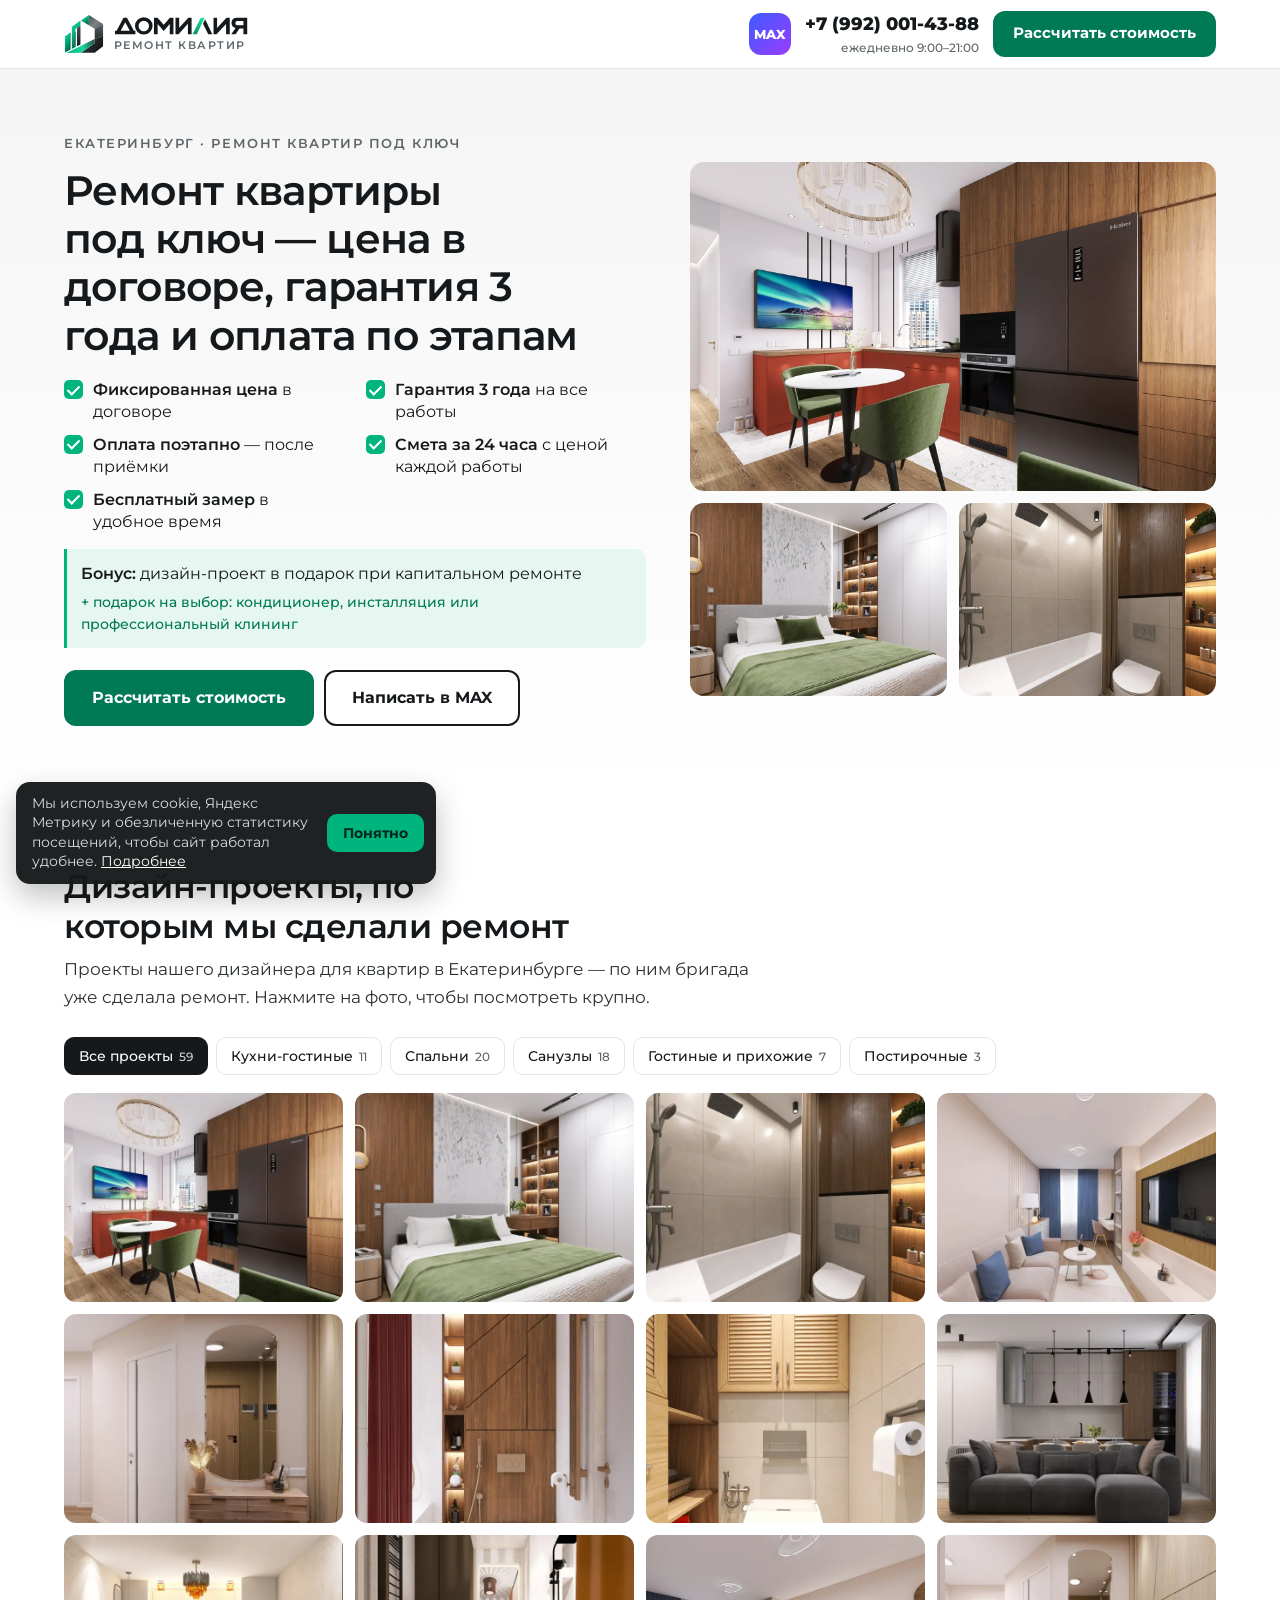
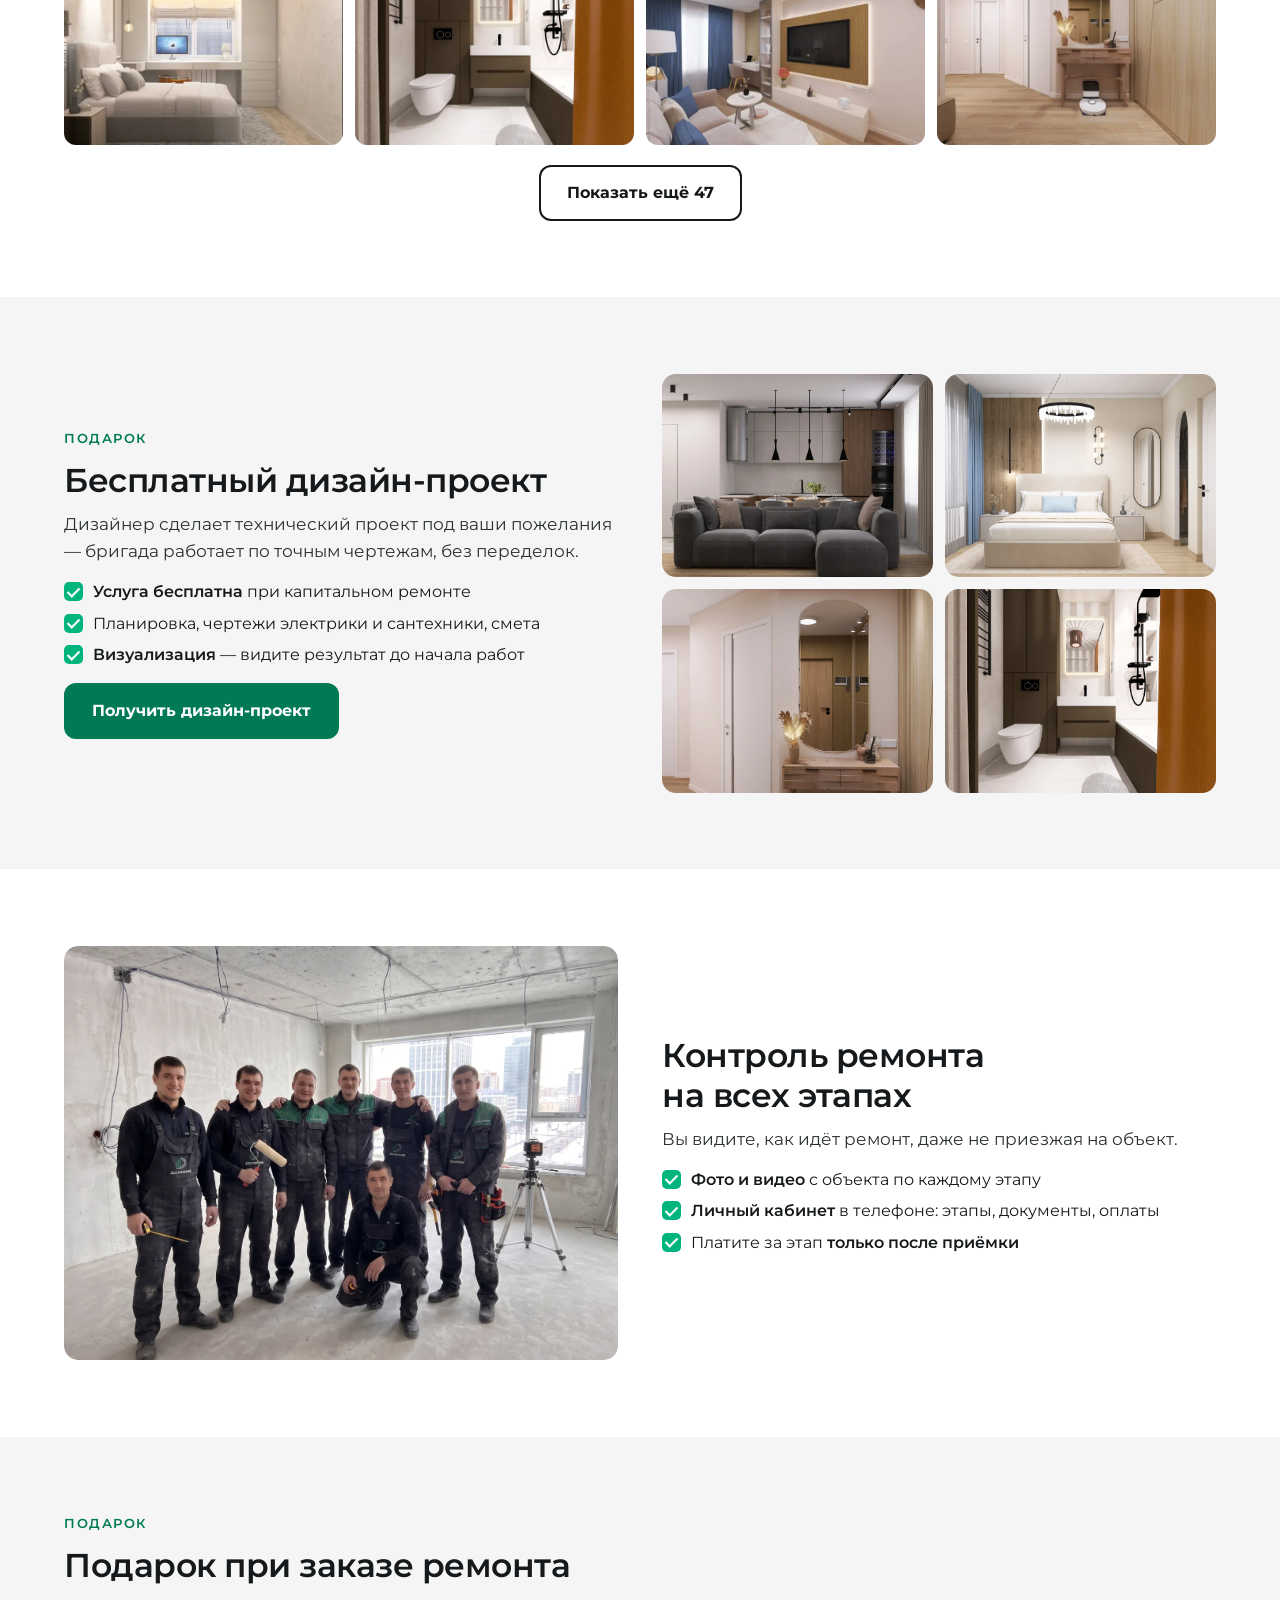
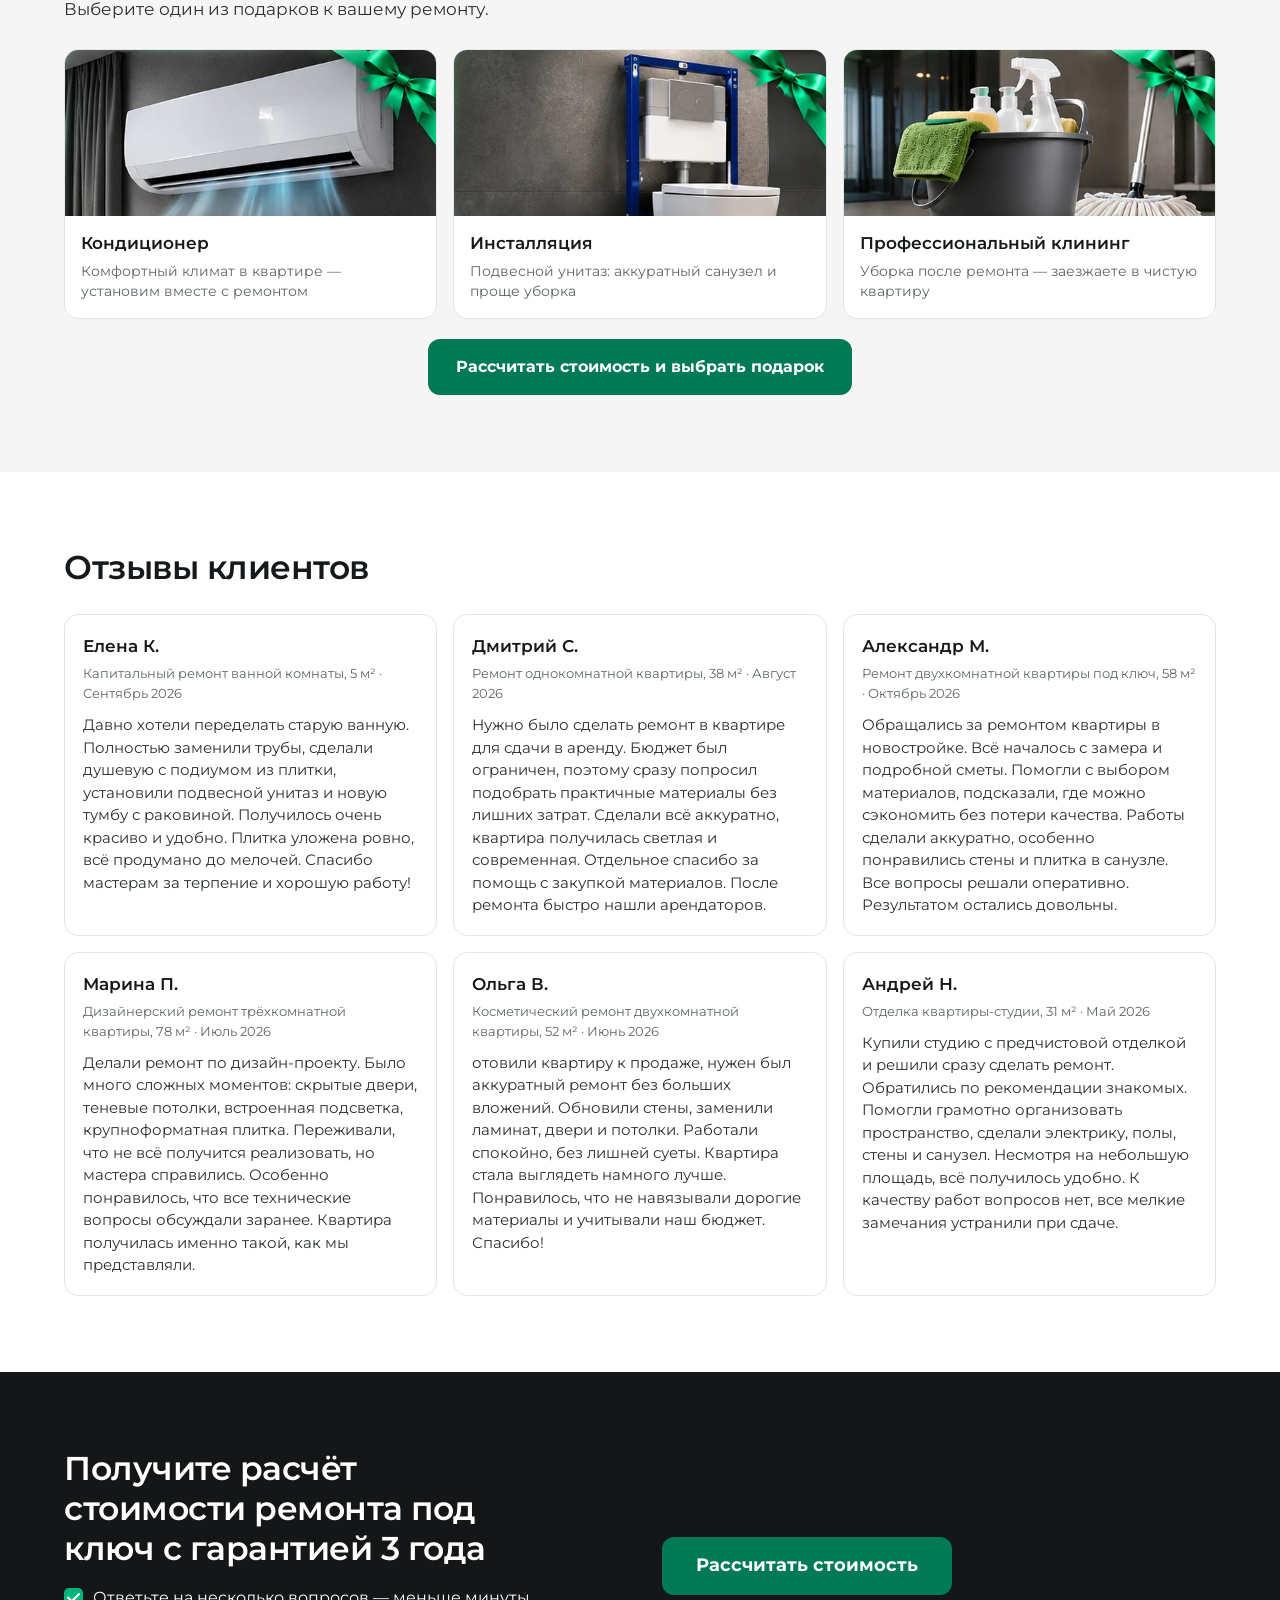
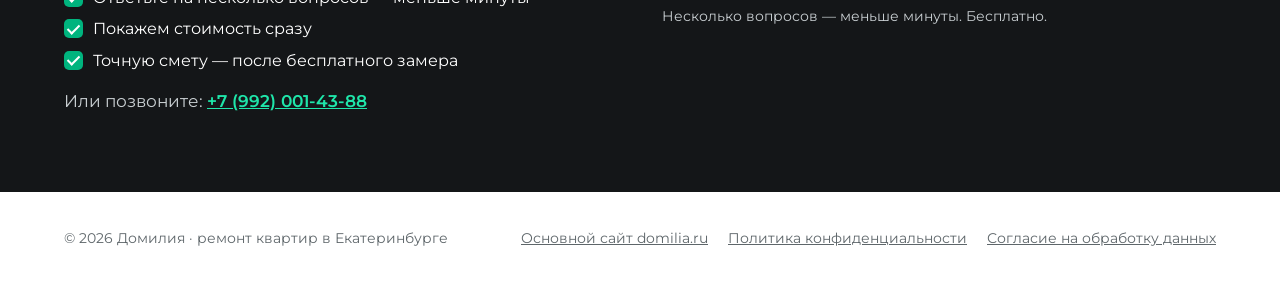
<file: index.html>
<!DOCTYPE html>
<html lang="ru">
<head>
<meta charset="utf-8">
<meta name="viewport" content="width=device-width, initial-scale=1, viewport-fit=cover">
<script>document.documentElement.className+=" js"</script>
<title>Ремонт квартиры в Екатеринбурге под ключ — Домилия</title>
<meta name="description" content="Ремонт квартир под ключ в Екатеринбурге. Рассчитайте стоимость за минуту. Дизайн-проект в подарок, оплата по этапам, гарантия 3 года.">

<link rel="canonical" href="https://remont.domilia.ru/">
<meta property="og:type" content="website"><meta property="og:locale" content="ru_RU"><meta property="og:site_name" content="Домилия">
<meta property="og:title" content="Ремонт квартиры в Екатеринбурге под ключ — Домилия"><meta property="og:description" content="Ремонт квартир под ключ в Екатеринбурге. Рассчитайте стоимость за минуту. Дизайн-проект в подарок, оплата по этапам, гарантия 3 года."><meta property="og:image" content="https://domilia.ru/img/6908500.jpg">
<meta name="theme-color" content="#16191B">
<link rel="icon" href="/favicon.ico" sizes="any"><link rel="icon" href="/favicon.svg" type="image/svg+xml"><link rel="icon" type="image/png" sizes="120x120" href="/favicon-120x120.png"><link rel="apple-touch-icon" href="/apple-touch-icon.png">
<link rel="preload" href="/fonts/montserrat-cyrillic-800-normal.woff2" as="font" type="font/woff2" crossorigin><link rel="preload" href="/fonts/montserrat-cyrillic-400-normal.woff2" as="font" type="font/woff2" crossorigin>
<style>@font-face{font-family:Montserrat;font-style:normal;font-weight:400;font-display:swap;src:url(/fonts/montserrat-cyrillic-400-normal.woff2) format("woff2");unicode-range:U+0301,U+0400-045F,U+0490-0491,U+04B0-04B1,U+2116}@font-face{font-family:Montserrat;font-style:normal;font-weight:400;font-display:swap;src:url(/fonts/montserrat-latin-400-normal.woff2) format("woff2");unicode-range:U+0000-00FF,U+0131,U+0152-0153,U+02BB-02BC,U+02C6,U+02DA,U+02DC,U+0304,U+0308,U+0329,U+2000-206F,U+20AC,U+2122,U+2191,U+2193,U+2212,U+2215,U+FEFF,U+FFFD}@font-face{font-family:Montserrat;font-style:normal;font-weight:500;font-display:swap;src:url(/fonts/montserrat-cyrillic-500-normal.woff2) format("woff2");unicode-range:U+0301,U+0400-045F,U+0490-0491,U+04B0-04B1,U+2116}@font-face{font-family:Montserrat;font-style:normal;font-weight:500;font-display:swap;src:url(/fonts/montserrat-latin-500-normal.woff2) format("woff2");unicode-range:U+0000-00FF,U+0131,U+0152-0153,U+02BB-02BC,U+02C6,U+02DA,U+02DC,U+0304,U+0308,U+0329,U+2000-206F,U+20AC,U+2122,U+2191,U+2193,U+2212,U+2215,U+FEFF,U+FFFD}@font-face{font-family:Montserrat;font-style:normal;font-weight:600;font-display:swap;src:url(/fonts/montserrat-cyrillic-600-normal.woff2) format("woff2");unicode-range:U+0301,U+0400-045F,U+0490-0491,U+04B0-04B1,U+2116}@font-face{font-family:Montserrat;font-style:normal;font-weight:600;font-display:swap;src:url(/fonts/montserrat-latin-600-normal.woff2) format("woff2");unicode-range:U+0000-00FF,U+0131,U+0152-0153,U+02BB-02BC,U+02C6,U+02DA,U+02DC,U+0304,U+0308,U+0329,U+2000-206F,U+20AC,U+2122,U+2191,U+2193,U+2212,U+2215,U+FEFF,U+FFFD}@font-face{font-family:Montserrat;font-style:normal;font-weight:700;font-display:swap;src:url(/fonts/montserrat-cyrillic-700-normal.woff2) format("woff2");unicode-range:U+0301,U+0400-045F,U+0490-0491,U+04B0-04B1,U+2116}@font-face{font-family:Montserrat;font-style:normal;font-weight:700;font-display:swap;src:url(/fonts/montserrat-latin-700-normal.woff2) format("woff2");unicode-range:U+0000-00FF,U+0131,U+0152-0153,U+02BB-02BC,U+02C6,U+02DA,U+02DC,U+0304,U+0308,U+0329,U+2000-206F,U+20AC,U+2122,U+2191,U+2193,U+2212,U+2215,U+FEFF,U+FFFD}@font-face{font-family:Montserrat;font-style:normal;font-weight:800;font-display:swap;src:url(/fonts/montserrat-cyrillic-800-normal.woff2) format("woff2");unicode-range:U+0301,U+0400-045F,U+0490-0491,U+04B0-04B1,U+2116}@font-face{font-family:Montserrat;font-style:normal;font-weight:800;font-display:swap;src:url(/fonts/montserrat-latin-800-normal.woff2) format("woff2");unicode-range:U+0000-00FF,U+0131,U+0152-0153,U+02BB-02BC,U+02C6,U+02DA,U+02DC,U+0304,U+0308,U+0329,U+2000-206F,U+20AC,U+2122,U+2191,U+2193,U+2212,U+2215,U+FEFF,U+FFFD}</style>
<link rel="stylesheet" href="/style.css?v=1794850134186"><link rel="preload" href="/app.js?v=1794850134186" as="script"><link rel="preload" href="/img/quiz-dp-flat-s.webp" as="image"><link rel="preload" href="/img/quiz-dp-bath-s.webp" as="image">
<meta name="yandex-verification" content="8f62ce537b893b64" />
<!-- Yandex.Metrika counter -->
<script type="text/javascript">(function(m,e,t,r,i,k,a){m[i]=m[i]||function(){(m[i].a=m[i].a||[]).push(arguments)};m[i].l=1*new Date();for(var j=0;j<document.scripts.length;j++){if(document.scripts[j].src===r){return;}}k=e.createElement(t),a=e.getElementsByTagName(t)[0],k.async=1,k.src=r,a.parentNode.insertBefore(k,a)})(window,document,"script","https://mc.yandex.ru/metrika/tag.js?id=114347582","ym");ym(114347582,"init",{ssr:true,webvisor:true,clickmap:true,referrer:document.referrer,url:location.href,accurateTrackBounce:true,trackLinks:true});window.__ymHead=1;</script>
<noscript><div><img src="https://mc.yandex.ru/watch/114347582" style="position:absolute;left:-9999px;" alt="" /></div></noscript>
<!-- /Yandex.Metrika counter -->
</head>
<body class="ms">
<header class="top">
  <div class="w">
    <a class="mn-logo" href="/" aria-label="Домилия — ремонт квартир"><svg class="lg mn-lg" viewBox="30 26 418 416" aria-hidden="true"> <defs>  <linearGradient id="gG_m1" x1="0" y1="0" x2="0.35" y2="1"><stop offset="0" stop-color="#1FE6AA"/><stop offset=".45" stop-color="#00B47E"/><stop offset="1" stop-color="#006C4C"/></linearGradient>  <linearGradient id="gBand_m1" x1="55" y1="432" x2="351" y2="300" gradientUnits="userSpaceOnUse"><stop offset="0" stop-color="#00B47E"/><stop offset=".55" stop-color="#14D69C"/><stop offset="1" stop-color="#2A4A42"/></linearGradient>  <linearGradient id="gRoof_m1" x1="290" y1="36" x2="400" y2="160" gradientUnits="userSpaceOnUse"><stop offset="0" stop-color="#4A4F53"/><stop offset=".7" stop-color="#7C8488"/><stop offset="1" stop-color="#5C6367"/></linearGradient>  <linearGradient id="gSide_m1" x1="0" y1="0" x2="0" y2="1"><stop offset="0" stop-color="#5A6064"/><stop offset="1" stop-color="#2B2F32"/></linearGradient>  <linearGradient id="gLow_m1" x1="230" y1="300" x2="420" y2="430" gradientUnits="userSpaceOnUse"><stop offset="0" stop-color="#3A4044"/><stop offset="1" stop-color="#0E1011"/></linearGradient>  <linearGradient id="gLeg_m1" x1="0" y1="0" x2="0" y2="1"><stop offset="0" stop-color="#4C5357"/><stop offset="1" stop-color="#16191B"/></linearGradient> </defs> <g class="dm-mk"><path class="t" style="--i:7;--dx:10.0px;--dy:9.8px" fill="url(#gLow_m1)" d="M208,431 L351,328 L351,286 L438,252 L438,363 L351,431 Z"/><path class="t" style="--i:6;--dx:13.9px;--dy:-2.0px" fill="url(#gSide_m1)" d="M351,179 L438,129 L438,252 L351,286 Z"/><path class="t" style="--i:5;--dx:9.5px;--dy:-10.3px" fill="url(#gRoof_m1)" d="M290,36 L438,129 L351,179 L290,143 Z"/><path class="t" style="--i:4;--dx:2.3px;--dy:-13.8px" fill="url(#gG_m1)" d="M208,94 L290,36 L290,143 Z"/><path class="t" style="--i:3;--dx:0.2px;--dy:14.0px" fill="url(#gBand_m1)" d="M55,432 L351,286 L351,328 L208,431 Z"/><path class="t b" style="--i:1;--dx:-13.9px;--dy:-1.8px" fill="url(#gG_m1)" d="M202,94 L112,159 L112,390 L150,370 L150,182 L202,145 Z"/><path class="t b" style="--i:2;--dx:-13.1px;--dy:5.0px" fill="url(#gLeg_m1)" d="M202,145 L166,170 L166,363 L202,343 Z"/><path class="t b" style="--i:1;--dx:-11.7px;--dy:7.7px" fill="#0C3A2B" d="M150,214 L154,212 L154,368 L150,370 Z"/><path class="t b" style="--i:0;--dx:-12.3px;--dy:6.6px" fill="url(#gG_m1)" d="M95,221 L40,257 L40,427 L95,398 Z"/><path class="t b" style="--i:0;--dx:-12.3px;--dy:6.6px" fill="#0C3A2B" d="M95,221 L99,226 L99,396 L95,398 Z"/></g><defs><clipPath id="dmc_m1"><path d="M208,431 L351,328 L351,286 L438,252 L438,363 L351,431 Z"/><path d="M351,179 L438,129 L438,252 L351,286 Z"/><path d="M290,36 L438,129 L351,179 L290,143 Z"/><path d="M208,94 L290,36 L290,143 Z"/><path d="M55,432 L351,286 L351,328 L208,431 Z"/><path d="M202,94 L112,159 L112,390 L150,370 L150,182 L202,145 Z"/><path d="M202,145 L166,170 L166,363 L202,343 Z"/><path d="M150,214 L154,212 L154,368 L150,370 Z"/><path d="M95,221 L40,257 L40,427 L95,398 Z"/><path d="M95,221 L99,226 L99,396 L95,398 Z"/></clipPath><linearGradient id="dms_m1" x1="0" y1="0" x2="1" y2="0"><stop offset="0" stop-color="#fff" stop-opacity="0"/><stop offset=".5" stop-color="#fff" stop-opacity=".75"/><stop offset="1" stop-color="#fff" stop-opacity="0"/></linearGradient></defs><g clip-path="url(#dmc_m1)"><rect class="sh" x="-60" y="0" width="120" height="520" fill="url(#dms_m1)" transform="skewX(-20)"/></g></svg><span><svg class="dm-word" viewBox="480 176 984 132" aria-hidden="true"><defs><linearGradient id="gL_wl" x1="1144" y1="181" x2="1057" y2="303" gradientUnits="userSpaceOnUse"><stop offset="0" stop-color="#1FE6AA"/><stop offset="1" stop-color="#00915F"/></linearGradient></defs> <g id="word_wl" fill="currentColor" fill-rule="evenodd"><path d="M487,277 L499,277 L550,181 L575,181 L626,277 L637,277 L637,303 L487,303 Z M529,277 L562.5,215 L596,277 Z"/><path d="M763,241.5 A64.5,63.5 0 1 0 634,241.5 A64.5,63.5 0 1 0 763,241.5 Z M737,241.5 A38.5,38.5 0 1 1 660,241.5 A38.5,38.5 0 1 1 737,241.5 Z"/><path d="M773,181 L799,181 L844.5,233 L890,181 L916,181 L916,303 L889,303 L889,227 L844.5,278 L800,227 L800,303 L773,303 Z"/><path d="M931,181 L958,181 L958,255 L1025,181 L1049,181 L1049,303 L1022,303 L1022,226 L953,303 L931,303 Z"/><path d="M1148,192 L1201,303 L1171,303 L1133,226 Z"/><path d="M1210,181 L1236,181 L1236,256 L1305,181 L1329,181 L1329,303 L1302,303 L1302,227 L1232,303 L1210,303 Z"/><path d="M1457,181 H1380 A38,38 0 0 0 1372,256.2 L1340,303 H1372 L1400,261 H1429 V303 H1457 Z M1429,206 H1385 A15,15 0 0 0 1385,236 H1429 Z"/></g><path class="dm-l" fill="url(#gL_wl)" d="M1057,303 L1088,303 L1144,181 L1116,181 Z"/></svg><small>РЕМОНТ КВАРТИР</small></span></a>
    <div class="top-r"><a class="msg mxg on" data-goal="lp_messenger" href="https://max.ru/u/f9LHodD0cOJTEjj9axaw8EccNAsqVBsyg819IWFIL26qD0vIp-ldA-uJAIQ" target="_blank" rel="noopener" aria-label="Написать в MAX">MAX</a><a class="top-ph" data-tel data-goal="lp_call" href="tel:+79920014388"><span class="num">+7 (992) 001-43-88</span><small>ежедневно 9:00–21:00</small></a><a class="btn" href="#calc" data-goal="lp_cta_top">Рассчитать стоимость</a></div>
  </div>
</header>
<main>
<section class="ms-hero"><div class="w ms-hg"><div><div class="ms-pre">Екатеринбург · ремонт квартир под ключ</div><h1>Ремонт квартиры под ключ — цена в договоре, гарантия 3 года и оплата по этапам</h1><ul class="ms-ck c2"><li><i aria-hidden="true"></i><span><b>Фиксированная цена</b> в договоре</span></li><li><i aria-hidden="true"></i><span><b>Гарантия 3 года</b> на все работы</span></li><li><i aria-hidden="true"></i><span><b>Оплата поэтапно</b> — после приёмки</span></li><li><i aria-hidden="true"></i><span><b>Смета за 24 часа</b> с ценой каждой работы</span></li><li><i aria-hidden="true"></i><span><b>Бесплатный замер</b> в удобное время</span></li></ul><div class="ms-bonus"><b>Бонус:</b> дизайн-проект в подарок при капитальном ремонте<span class="ms-gl">+ подарок на выбор: кондиционер, инсталляция или профессиональный клининг</span></div><div class="ms-cta"><a class="btn" href="#calc" data-goal="lp_cta_top">Рассчитать стоимость</a><a class="btn lt" href="https://max.ru/u/f9LHodD0cOJTEjj9axaw8EccNAsqVBsyg819IWFIL26qD0vIp-ldA-uJAIQ" target="_blank" rel="noopener" data-goal="lp_messenger">Написать в MAX</a></div></div><div class="ms-hp"><figure class="big"><img src="/img/dp/f/kuh_03.webp" alt="" loading="lazy" width="800" height="600"></figure><figure class=""><img src="/img/dp/f/spal_00.webp" alt="" loading="lazy" width="800" height="600"></figure><figure class=""><img src="/img/dp/f/san_04.webp" alt="" loading="lazy" width="800" height="600"></figure></div></div></section>
<section class="ms-s " id="works"><div class="w"><div class="ms-h"><h2>Дизайн-проекты, по которым мы сделали ремонт</h2><p>Проекты нашего дизайнера для квартир в Екатеринбурге — по ним бригада уже сделала ремонт. Нажмите на фото, чтобы посмотреть крупно.</p></div><div class="gl" id="gl"><div class="gl-tabs" role="tablist"><button type="button" role="tab" data-c="all" data-g="all" class="on" aria-selected="true">Все проекты <small>59</small></button><button type="button" role="tab" data-c="kuh" data-g="kuh">Кухни-гостиные <small>11</small></button><button type="button" role="tab" data-c="spal" data-g="spal">Спальни <small>20</small></button><button type="button" role="tab" data-c="san" data-g="san,x">Санузлы <small>18</small></button><button type="button" role="tab" data-c="gost" data-g="gost,kor">Гостиные и прихожие <small>7</small></button><button type="button" role="tab" data-c="post" data-g="post">Постирочные <small>3</small></button></div><div class="gl-g"><button type="button" class="gl-i" data-c="kuh" data-id="kuh_03"><img src="/img/dp/t/kuh_03.webp" alt="Дизайн-проект — кухня-гостиная" loading="lazy" width="640" height="480"></button><button type="button" class="gl-i" data-c="spal" data-id="spal_00"><img src="/img/dp/t/spal_00.webp" alt="Дизайн-проект — спальня" loading="lazy" width="640" height="480"></button><button type="button" class="gl-i" data-c="san" data-id="san_04"><img src="/img/dp/t/san_04.webp" alt="Дизайн-проект — санузел" loading="lazy" width="640" height="480"></button><button type="button" class="gl-i" data-c="gost" data-id="gost_01"><img src="/img/dp/t/gost_01.webp" alt="Дизайн-проект — гостиная" loading="lazy" width="640" height="480"></button><button type="button" class="gl-i" data-c="kor" data-id="kor_00"><img src="/img/dp/t/kor_00.webp" alt="Дизайн-проект — прихожая" loading="lazy" width="640" height="480"></button><button type="button" class="gl-i" data-c="x" data-id="x_00"><img src="/img/dp/t/x_00.webp" alt="Дизайн-проект — туалет" loading="lazy" width="640" height="480"></button><button type="button" class="gl-i" data-c="post" data-id="post_00"><img src="/img/dp/t/post_00.webp" alt="Дизайн-проект — постирочная" loading="lazy" width="640" height="480"></button><button type="button" class="gl-i" data-c="kuh" data-id="kuh_02"><img src="/img/dp/t/kuh_02.webp" alt="Дизайн-проект — кухня-гостиная" loading="lazy" width="640" height="480"></button><button type="button" class="gl-i" data-c="spal" data-id="spal_01"><img src="/img/dp/t/spal_01.webp" alt="Дизайн-проект — спальня" loading="lazy" width="640" height="480"></button><button type="button" class="gl-i" data-c="san" data-id="san_02"><img src="/img/dp/t/san_02.webp" alt="Дизайн-проект — санузел" loading="lazy" width="640" height="480"></button><button type="button" class="gl-i" data-c="gost" data-id="gost_02"><img src="/img/dp/t/gost_02.webp" alt="Дизайн-проект — гостиная" loading="lazy" width="640" height="480"></button><button type="button" class="gl-i" data-c="kor" data-id="kor_01"><img src="/img/dp/t/kor_01.webp" alt="Дизайн-проект — прихожая" loading="lazy" width="640" height="480"></button><button type="button" class="gl-i" data-c="x" data-id="x_01" hidden><img src="/img/dp/t/x_01.webp" alt="Дизайн-проект — туалет" loading="lazy" width="640" height="480"></button><button type="button" class="gl-i" data-c="post" data-id="post_01" hidden><img src="/img/dp/t/post_01.webp" alt="Дизайн-проект — постирочная" loading="lazy" width="640" height="480"></button><button type="button" class="gl-i" data-c="kuh" data-id="kuh_00" hidden><img src="/img/dp/t/kuh_00.webp" alt="Дизайн-проект — кухня-гостиная" loading="lazy" width="640" height="480"></button><button type="button" class="gl-i" data-c="spal" data-id="spal_17" hidden><img src="/img/dp/t/spal_17.webp" alt="Дизайн-проект — спальня" loading="lazy" width="640" height="480"></button><button type="button" class="gl-i" data-c="san" data-id="san_07" hidden><img src="/img/dp/t/san_07.webp" alt="Дизайн-проект — санузел" loading="lazy" width="640" height="480"></button><button type="button" class="gl-i" data-c="gost" data-id="gost_00" hidden><img src="/img/dp/t/gost_00.webp" alt="Дизайн-проект — гостиная" loading="lazy" width="640" height="480"></button><button type="button" class="gl-i" data-c="kor" data-id="kor_02" hidden><img src="/img/dp/t/kor_02.webp" alt="Дизайн-проект — прихожая" loading="lazy" width="640" height="480"></button><button type="button" class="gl-i" data-c="x" data-id="x_02" hidden><img src="/img/dp/t/x_02.webp" alt="Дизайн-проект — туалет" loading="lazy" width="640" height="480"></button><button type="button" class="gl-i" data-c="post" data-id="post_02" hidden><img src="/img/dp/t/post_02.webp" alt="Дизайн-проект — постирочная" loading="lazy" width="640" height="480"></button><button type="button" class="gl-i" data-c="kuh" data-id="kuh_09" hidden><img src="/img/dp/t/kuh_09.webp" alt="Дизайн-проект — кухня-гостиная" loading="lazy" width="640" height="480"></button><button type="button" class="gl-i" data-c="spal" data-id="spal_15" hidden><img src="/img/dp/t/spal_15.webp" alt="Дизайн-проект — спальня" loading="lazy" width="640" height="480"></button><button type="button" class="gl-i" data-c="san" data-id="san_00" hidden><img src="/img/dp/t/san_00.webp" alt="Дизайн-проект — санузел" loading="lazy" width="640" height="480"></button><button type="button" class="gl-i" data-c="kor" data-id="kor_03" hidden><img src="/img/dp/t/kor_03.webp" alt="Дизайн-проект — прихожая" loading="lazy" width="640" height="480"></button><button type="button" class="gl-i" data-c="x" data-id="x_03" hidden><img src="/img/dp/t/x_03.webp" alt="Дизайн-проект — туалет" loading="lazy" width="640" height="480"></button><button type="button" class="gl-i" data-c="kuh" data-id="kuh_05" hidden><img src="/img/dp/t/kuh_05.webp" alt="Дизайн-проект — кухня-гостиная" loading="lazy" width="640" height="480"></button><button type="button" class="gl-i" data-c="spal" data-id="spal_19" hidden><img src="/img/dp/t/spal_19.webp" alt="Дизайн-проект — спальня" loading="lazy" width="640" height="480"></button><button type="button" class="gl-i" data-c="san" data-id="san_12" hidden><img src="/img/dp/t/san_12.webp" alt="Дизайн-проект — санузел" loading="lazy" width="640" height="480"></button><button type="button" class="gl-i" data-c="x" data-id="x_04" hidden><img src="/img/dp/t/x_04.webp" alt="Дизайн-проект — туалет" loading="lazy" width="640" height="480"></button><button type="button" class="gl-i" data-c="kuh" data-id="kuh_01" hidden><img src="/img/dp/t/kuh_01.webp" alt="Дизайн-проект — кухня-гостиная" loading="lazy" width="640" height="480"></button><button type="button" class="gl-i" data-c="spal" data-id="spal_09" hidden><img src="/img/dp/t/spal_09.webp" alt="Дизайн-проект — спальня" loading="lazy" width="640" height="480"></button><button type="button" class="gl-i" data-c="san" data-id="san_03" hidden><img src="/img/dp/t/san_03.webp" alt="Дизайн-проект — санузел" loading="lazy" width="640" height="480"></button><button type="button" class="gl-i" data-c="kuh" data-id="kuh_04" hidden><img src="/img/dp/t/kuh_04.webp" alt="Дизайн-проект — кухня-гостиная" loading="lazy" width="640" height="480"></button><button type="button" class="gl-i" data-c="spal" data-id="spal_10" hidden><img src="/img/dp/t/spal_10.webp" alt="Дизайн-проект — спальня" loading="lazy" width="640" height="480"></button><button type="button" class="gl-i" data-c="san" data-id="san_01" hidden><img src="/img/dp/t/san_01.webp" alt="Дизайн-проект — санузел" loading="lazy" width="640" height="480"></button><button type="button" class="gl-i" data-c="kuh" data-id="kuh_06" hidden><img src="/img/dp/t/kuh_06.webp" alt="Дизайн-проект — кухня-гостиная" loading="lazy" width="640" height="480"></button><button type="button" class="gl-i" data-c="spal" data-id="spal_02" hidden><img src="/img/dp/t/spal_02.webp" alt="Дизайн-проект — спальня" loading="lazy" width="640" height="480"></button><button type="button" class="gl-i" data-c="san" data-id="san_05" hidden><img src="/img/dp/t/san_05.webp" alt="Дизайн-проект — санузел" loading="lazy" width="640" height="480"></button><button type="button" class="gl-i" data-c="kuh" data-id="kuh_07" hidden><img src="/img/dp/t/kuh_07.webp" alt="Дизайн-проект — кухня-гостиная" loading="lazy" width="640" height="480"></button><button type="button" class="gl-i" data-c="spal" data-id="spal_03" hidden><img src="/img/dp/t/spal_03.webp" alt="Дизайн-проект — спальня" loading="lazy" width="640" height="480"></button><button type="button" class="gl-i" data-c="san" data-id="san_06" hidden><img src="/img/dp/t/san_06.webp" alt="Дизайн-проект — санузел" loading="lazy" width="640" height="480"></button><button type="button" class="gl-i" data-c="kuh" data-id="kuh_08" hidden><img src="/img/dp/t/kuh_08.webp" alt="Дизайн-проект — кухня-гостиная" loading="lazy" width="640" height="480"></button><button type="button" class="gl-i" data-c="spal" data-id="spal_04" hidden><img src="/img/dp/t/spal_04.webp" alt="Дизайн-проект — спальня" loading="lazy" width="640" height="480"></button><button type="button" class="gl-i" data-c="san" data-id="san_08" hidden><img src="/img/dp/t/san_08.webp" alt="Дизайн-проект — санузел" loading="lazy" width="640" height="480"></button><button type="button" class="gl-i" data-c="kuh" data-id="kuh_10" hidden><img src="/img/dp/t/kuh_10.webp" alt="Дизайн-проект — кухня-гостиная" loading="lazy" width="640" height="480"></button><button type="button" class="gl-i" data-c="spal" data-id="spal_05" hidden><img src="/img/dp/t/spal_05.webp" alt="Дизайн-проект — спальня" loading="lazy" width="640" height="480"></button><button type="button" class="gl-i" data-c="san" data-id="san_09" hidden><img src="/img/dp/t/san_09.webp" alt="Дизайн-проект — санузел" loading="lazy" width="640" height="480"></button><button type="button" class="gl-i" data-c="spal" data-id="spal_06" hidden><img src="/img/dp/t/spal_06.webp" alt="Дизайн-проект — спальня" loading="lazy" width="640" height="480"></button><button type="button" class="gl-i" data-c="san" data-id="san_10" hidden><img src="/img/dp/t/san_10.webp" alt="Дизайн-проект — санузел" loading="lazy" width="640" height="480"></button><button type="button" class="gl-i" data-c="spal" data-id="spal_07" hidden><img src="/img/dp/t/spal_07.webp" alt="Дизайн-проект — спальня" loading="lazy" width="640" height="480"></button><button type="button" class="gl-i" data-c="san" data-id="san_11" hidden><img src="/img/dp/t/san_11.webp" alt="Дизайн-проект — санузел" loading="lazy" width="640" height="480"></button><button type="button" class="gl-i" data-c="spal" data-id="spal_08" hidden><img src="/img/dp/t/spal_08.webp" alt="Дизайн-проект — спальня" loading="lazy" width="640" height="480"></button><button type="button" class="gl-i" data-c="spal" data-id="spal_11" hidden><img src="/img/dp/t/spal_11.webp" alt="Дизайн-проект — спальня" loading="lazy" width="640" height="480"></button><button type="button" class="gl-i" data-c="spal" data-id="spal_12" hidden><img src="/img/dp/t/spal_12.webp" alt="Дизайн-проект — спальня" loading="lazy" width="640" height="480"></button><button type="button" class="gl-i" data-c="spal" data-id="spal_13" hidden><img src="/img/dp/t/spal_13.webp" alt="Дизайн-проект — спальня" loading="lazy" width="640" height="480"></button><button type="button" class="gl-i" data-c="spal" data-id="spal_14" hidden><img src="/img/dp/t/spal_14.webp" alt="Дизайн-проект — спальня" loading="lazy" width="640" height="480"></button><button type="button" class="gl-i" data-c="spal" data-id="spal_16" hidden><img src="/img/dp/t/spal_16.webp" alt="Дизайн-проект — спальня" loading="lazy" width="640" height="480"></button><button type="button" class="gl-i" data-c="spal" data-id="spal_18" hidden><img src="/img/dp/t/spal_18.webp" alt="Дизайн-проект — спальня" loading="lazy" width="640" height="480"></button></div><div class="gl-more"><button type="button" class="btn lt" id="glMore">Показать ещё</button></div></div><script>(function(){var G=document.getElementById("gl"),T=G.querySelectorAll(".gl-tabs button"),I=[].slice.call(G.querySelectorAll(".gl-i")),M=document.getElementById("glMore"),cur=[],lim=12;function show(){var n=0;I.forEach(function(b){var ok=cur===null||cur.indexOf(b.dataset.c)>-1;b.hidden=!ok||n>=lim;if(ok)n++;});var tot=I.filter(function(b){return cur===null||cur.indexOf(b.dataset.c)>-1}).length;M.parentNode.hidden=tot<=lim;M.textContent="Показать ещё "+(tot-lim>0?tot-lim:"");}cur=null;show();T.forEach(function(t){t.onclick=function(){T.forEach(function(x){x.classList.remove("on");x.removeAttribute("aria-selected")});t.classList.add("on");t.setAttribute("aria-selected","true");cur=t.dataset.c==="all"?null:t.dataset.g.split(",");lim=12;show();};});M.onclick=function(){lim+=12;show();};var lb,k=0,vis=[];function op(i){vis=I.filter(function(b){return cur===null||cur.indexOf(b.dataset.c)>-1});k=i;if(!lb){lb=document.createElement("div");lb.className="gl-lb";lb.innerHTML="<button class=\"gl-x\" aria-label=\"Закрыть\">✕</button><button class=\"gl-p\" aria-label=\"Назад\">‹</button><img alt=\"\"><button class=\"gl-n\" aria-label=\"Вперёд\">›</button><div class=\"gl-c\"></div>";document.body.appendChild(lb);lb.querySelector(".gl-x").onclick=cl;lb.querySelector(".gl-p").onclick=function(){go(-1)};lb.querySelector(".gl-n").onclick=function(){go(1)};lb.onclick=function(e){if(e.target===lb)cl()};var sx=0;lb.addEventListener("touchstart",function(e){sx=e.touches[0].clientX},{passive:true});lb.addEventListener("touchend",function(e){var d=e.changedTouches[0].clientX-sx;if(Math.abs(d)>40)go(d<0?1:-1)});}rd();lb.hidden=false;document.documentElement.style.overflow="hidden";addEventListener("keydown",ky);}function rd(){var b=vis[k];lb.querySelector("img").src="/img/dp/f/"+b.dataset.id+".webp";lb.querySelector(".gl-c").textContent=(k+1)+" из "+vis.length;}function go(d){k=(k+d+vis.length)%vis.length;rd();}function cl(){lb.hidden=true;document.documentElement.style.overflow="";removeEventListener("keydown",ky);}function ky(e){if(e.key==="Escape")cl();if(e.key==="ArrowRight")go(1);if(e.key==="ArrowLeft")go(-1);}I.forEach(function(b){b.onclick=function(){var v=I.filter(function(x){return cur===null||cur.indexOf(x.dataset.c)>-1});op(v.indexOf(b));};});})()</script></div></section>
<section class="ms-s alt" id="design"><div class="w"><div class="ms-2"><div><div class="ms-pre g">Подарок</div><h2>Бесплатный дизайн-проект</h2><p>Дизайнер сделает технический проект под ваши пожелания — бригада работает по точным чертежам, без переделок.</p><ul class="ms-ck"><li><i aria-hidden="true"></i><span><b>Услуга бесплатна</b> при капитальном ремонте</span></li><li><i aria-hidden="true"></i><span>Планировка, чертежи электрики и сантехники, смета</span></li><li><i aria-hidden="true"></i><span><b>Визуализация</b> — видите результат до начала работ</span></li></ul><a class="btn" href="#calc" data-goal="lp_cta_gift">Получить дизайн-проект</a></div><div class="ms-g2"><figure class=""><img src="/img/dp/f/kuh_02.webp" alt="" loading="lazy" width="800" height="600"></figure><figure class=""><img src="/img/dp/f/spal_17.webp" alt="" loading="lazy" width="800" height="600"></figure><figure class=""><img src="/img/dp/f/kor_00.webp" alt="" loading="lazy" width="800" height="600"></figure><figure class=""><img src="/img/dp/f/san_02.webp" alt="" loading="lazy" width="800" height="600"></figure></div></div></div></section>
<section class="ms-s " id="control"><div class="w"><div class="ms-2 rev"><figure class="ms-brig"><img src="/img/brigada-na-obekte.webp" alt="Бригада Домилии на объекте" loading="lazy" width="1400" height="1036"></figure><div><h2>Контроль ремонта на всех этапах</h2><p>Вы видите, как идёт ремонт, даже не приезжая на объект.</p><ul class="ms-ck"><li><i aria-hidden="true"></i><span><b>Фото и видео</b> с объекта по каждому этапу</span></li><li><i aria-hidden="true"></i><span><b>Личный кабинет</b> в телефоне: этапы, документы, оплаты</span></li><li><i aria-hidden="true"></i><span>Платите за этап <b>только после приёмки</b></span></li></ul></div></div></div></section>
<section class="ms-s alt" id="gift"><div class="w"><div class="ms-h"><div class="ms-pre g">Подарок</div><h2>Подарок при заказе ремонта</h2><p>Выберите один из подарков к вашему ремонту.</p></div><div class="ms-gfs"><div class="ms-gf"><img src="/img/gift-kond.webp" alt="Кондиционер в подарок" loading="lazy" width="520" height="232"><div><b>Кондиционер</b><span>Комфортный климат в квартире — установим вместе с ремонтом</span></div></div><div class="ms-gf"><img src="/img/gift-inst.webp" alt="Инсталляция в подарок" loading="lazy" width="520" height="232"><div><b>Инсталляция</b><span>Подвесной унитаз: аккуратный санузел и проще уборка</span></div></div><div class="ms-gf"><img src="/img/gift-klin.webp" alt="Профессиональный клининг в подарок" loading="lazy" width="520" height="232"><div><b>Профессиональный клининг</b><span>Уборка после ремонта — заезжаете в чистую квартиру</span></div></div></div><div class="ms-gc"><a class="btn" href="#calc" data-goal="lp_cta_gift">Рассчитать стоимость и выбрать подарок</a></div></div></section>
<section class="ms-s " id="reviews"><div class="w"><div class="ms-h"><h2>Отзывы клиентов</h2></div><div class="ms-g3 rvs"><div class="ms-rv"><b>Елена К.</b><small>Капитальный ремонт ванной комнаты, 5 м² · Сентябрь 2026</small><p>Давно хотели переделать старую ванную. Полностью заменили трубы, сделали душевую с подиумом из плитки, установили подвесной унитаз и новую тумбу с раковиной. Получилось очень красиво и удобно. Плитка уложена ровно, всё продумано до мелочей. Спасибо мастерам за терпение и хорошую работу!</p></div><div class="ms-rv"><b>Дмитрий С.</b><small>Ремонт однокомнатной квартиры, 38 м² · Август 2026</small><p>Нужно было сделать ремонт в квартире для сдачи в аренду. Бюджет был ограничен, поэтому сразу попросил подобрать практичные материалы без лишних затрат. Сделали всё аккуратно, квартира получилась светлая и современная. Отдельное спасибо за помощь с закупкой материалов. После ремонта быстро нашли арендаторов.</p></div><div class="ms-rv"><b>Александр М.</b><small>Ремонт двухкомнатной квартиры под ключ, 58 м² · Октябрь 2026</small><p>Обращались за ремонтом квартиры в новостройке. Всё началось с замера и подробной сметы. Помогли с выбором материалов, подсказали, где можно сэкономить без потери качества. Работы сделали аккуратно, особенно понравились стены и плитка в санузле. Все вопросы решали оперативно. Результатом остались довольны.</p></div><div class="ms-rv"><b>Марина П.</b><small>Дизайнерский ремонт трёхкомнатной квартиры, 78 м² · Июль 2026</small><p>Делали ремонт по дизайн-проекту. Было много сложных моментов: скрытые двери, теневые потолки, встроенная подсветка, крупноформатная плитка. Переживали, что не всё получится реализовать, но мастера справились. Особенно понравилось, что все технические вопросы обсуждали заранее. Квартира получилась именно такой, как мы представляли.</p></div><div class="ms-rv"><b>Ольга В.</b><small>Косметический ремонт двухкомнатной квартиры, 52 м² · Июнь 2026</small><p>отовили квартиру к продаже, нужен был аккуратный ремонт без больших вложений. Обновили стены, заменили ламинат, двери и потолки. Работали спокойно, без лишней суеты. Квартира стала выглядеть намного лучше. Понравилось, что не навязывали дорогие материалы и учитывали наш бюджет. Спасибо!</p></div><div class="ms-rv"><b>Андрей Н.</b><small>Отделка квартиры-студии, 31 м² · Май 2026</small><p>Купили студию с предчистовой отделкой и решили сразу сделать ремонт. Обратились по рекомендации знакомых. Помогли грамотно организовать пространство, сделали электрику, полы, стены и санузел. Несмотря на небольшую площадь, всё получилось удобно. К качеству работ вопросов нет, все мелкие замечания устранили при сдаче.</p></div></div></div></section>
<section class="ms-fin" id="calc-s"><div class="w ms-fg"><div><h2>Получите расчёт стоимости ремонта под ключ с гарантией 3 года</h2><ul class="ms-ck"><li><i aria-hidden="true"></i><span>Ответьте на несколько вопросов — меньше минуты</span></li><li><i aria-hidden="true"></i><span>Покажем стоимость сразу</span></li><li><i aria-hidden="true"></i><span>Точную смету — после бесплатного замера</span></li></ul><p class="ms-ph2">Или позвоните: <a href="tel:+79920014388" data-tel data-goal="lp_call">+7 (992) 001-43-88</a></p></div><div class="ms-fb"><a class="btn big" href="#calc" data-goal="lp_cta_matrix">Рассчитать стоимость</a><small>Несколько вопросов — меньше минуты. Бесплатно.</small></div></div></section>
<div class="ms-qw"><div class="qz" id="calc" aria-live="polite"><div class="qz-h"><b>Расчёт стоимости ремонта</b><span id="qzStep">Вопрос 1 из 6</span></div><div class="qz-bar"><i id="qzBar"></i></div><div class="qz-b" id="qzBody"><div class="qz-q">Что будем ремонтировать?</div><div class="opts c2"><button type="button" class="opt ph"><img src="/img/quiz-dp-flat-s.webp" alt="" width="320" height="240"><span>Квартиру целиком<small>комнаты, кухня, санузел</small></span></button><button type="button" class="opt ph"><img src="/img/quiz-dp-bath-s.webp" alt="" width="320" height="240"><span>Только санузел<small>ванная, туалет или совмещённый</small></span></button></div><div class="qz-nav"><small>Бесплатно и без регистрации</small></div></div>      <div class="qz-ct"><img class="qz-ct-a" src="/img/mgr-96.webp" alt="" width="24" height="24" loading="lazy">Удобнее голосом? <a data-tel data-goal="lp_call" href="tel:+79920014388">Позвонить +7 (992) 001-43-88</a> · <a data-goal="lp_messenger" href="https://max.ru/u/f9LHodD0cOJTEjj9axaw8EccNAsqVBsyg819IWFIL26qD0vIp-ldA-uJAIQ" target="_blank" rel="noopener">Написать в MAX</a></div>
</div></div>
</main>
<footer class="foot">
  <div class="w">
    <div>© 2026 Домилия · ремонт квартир в Екатеринбурге</div>
    <div class="foot-l"><a href="https://domilia.ru/" target="_blank" rel="noopener">Основной сайт domilia.ru</a><a href="https://domilia.ru/privacy.html" target="_blank" rel="noopener">Политика конфиденциальности</a><a href="https://domilia.ru/soglasie.html" target="_blank" rel="noopener">Согласие на обработку данных</a></div>
  </div>
</footer>
<a class="mm-cta ms-mcta" id="msCta" href="#calc" data-goal="lp_cta_bar">Рассчитать стоимость</a><script>(function(){var b=document.getElementById("msCta"),f=function(){b.classList.toggle("on",scrollY>520)};addEventListener("scroll",f,{passive:true});f();})()</script>
<div class="ck" id="ck" hidden><p>Мы используем cookie, Яндекс Метрику и обезличенную статистику посещений, чтобы сайт работал удобнее. <a href="https://domilia.ru/privacy.html" target="_blank" rel="noopener">Подробнее</a></p><button type="button" id="ckOk">Понятно</button></div>
<script>window.LPC={"page":"s","phone":"+7 (992) 001-43-88","hours":"ежедневно 9:00–21:00","to":"","crm":"https://api.domilia.ru/lead/lXMk87fw2FItlO-4","ym":114347582,"privacy":"https://domilia.ru/privacy.html","consent":"https://domilia.ru/soglasie.html","quiz":{"title":"Расчёт стоимости ремонта","note":"Бесплатно и без регистрации","rates":{"cosm":8000,"cap":19000,"design":30000},"oldFlat":1.18,"bath":{"cosm":120000,"cap":160000,"design":220000},"days":{"cosm":[16,0.4],"cap":[38,0.7],"design":[55,1]},"spread":[0.9,1.12],"flat":[{"v":"new","t":"Новостройка","s":"без отделки или white box","img":"/img/quiz-zcg4an-s.webp"},{"v":"old","t":"Вторичное жильё","s":"есть старая отделка","img":"/img/quiz-vbmw78-s.webp"}],"rooms":[{"t":"Студия","s":"около 30 м²","a":30},{"t":"Однокомнатная","s":"около 40 м²","a":40},{"t":"Двухкомнатная","s":"около 56 м²","a":56},{"t":"Трёхкомнатная","s":"около 75 м²","a":75},{"t":"Четыре и больше","s":"от 95 м²","a":95}],"kinds":[{"v":"cap","t":"Под ключ","s":"полностью, с электрикой и сантехникой"},{"v":"design","t":"Дизайнерский","s":"по индивидуальному проекту"}],"when":["Как можно скорее","В течение месяца","Через 1–3 месяца","Пока присматриваюсь"],"resultLabel":"Ваш расчёт","formLead":"Покажем стоимость сразу после отправки и пришлём подробную смету. Бесплатно, ни к чему не обязывает.","btn":"Узнать стоимость","giftText":"Дизайн-проект в подарок при капитальном или дизайнерском ремонте","obj":[{"v":"flat","t":"Квартиру целиком","s":"комнаты, кухня, санузел","img":"/img/quiz-dp-flat-s.webp"},{"v":"bath","t":"Только санузел","s":"ванная, туалет или совмещённый","img":"/img/quiz-dp-bath-s.webp"}],"bathRate":43000,"bathMin":160000,"managerPhoto":"/img/mgr-96.webp","managerPhoto2":"/img/mgr-192.webp","manager":"Станислав"},"antispam":{"minSeconds":4,"maxPerDay":5},"objects":[{"title":"Двухкомнатная квартира в Академическом","type":"Капитальный ремонт","district":"Академический","area":56,"days":84,"price":"","year":2026,"demo":false,"task":"Вторичка 2005 года: старая алюминиевая проводка, кривые стены, тесная ванная. Хотели светлую квартиру и кухню-гостиную.","done":["Демонтаж до бетона и вывоз мусора","Новая проводка и электрощит","Новые трубы и инсталляция","Штукатурка по маякам и стяжка","Объединили кухню с гостиной (с согласованием)","Чистовая отделка и санузел под ключ"],"photos":["/img/dvuhkomnatnaya-kvartira-v-akademicheskom-nku7td.webp","/img/dvuhkomnatnaya-kvartira-v-akademicheskom-n2sz6x.webp","/img/dvuhkomnatnaya-kvartira-v-akademicheskom-9qak08.webp","/img/dvuhkomnatnaya-kvartira-v-akademicheskom-nv9jao.webp"]},{"title":"Однокомнатная квартира в новостройке на Широкой Речке","type":"Ремонт под ключ","district":"Широкая Речка","area":38,"days":70,"price":"","year":2026,"demo":false,"task":"Квартира без отделки, покупали под сдачу. Нужен практичный ремонт, который выдержит жильцов.","done":["Электрика по расстановке мебели","Штукатурка и стяжка","Кварцвинил и покраска стен","Санузел под ключ","Двери, свет, уборка"],"photos":["/img/odnokomnatnaya-kvartira-v-novostroyke-na-9dkvqs.webp","/img/odnokomnatnaya-kvartira-v-novostroyke-na-a0gsbq.webp","/img/odnokomnatnaya-kvartira-v-novostroyke-na-hkdg0j.webp"]},{"title":"Ванная под ключ на Уралмаше","type":"Ремонт ванной под ключ","district":"Уралмаш","area":5,"days":21,"price":"","year":2026,"demo":false,"task":"Старая плитка, ржавые трубы, ванна на всю стену. Хотели душевую без поддона и подвесной унитаз.","done":["Демонтаж и новые трубы","Гидроизоляция пола и стен","Трап и уклон под душевую","Крупноформатный керамогранит","Инсталляция и сантехника"],"photos":["/img/vannaya-pod-klyuch-na-uralmashe-srcgmv.webp"]},{"title":"Трёхкомнатная квартира в Центре по дизайн-проекту","type":"Дизайнерский ремонт","district":"Центр","area":78,"days":105,"price":"","year":2026,"demo":false,"task":"Нужен ремонт строго по дизайн-проекту: теневые потолки, скрытые двери, сценарии света.","done":["Дизайн-проект в подарок","Теневые потолки и подсветка","Скрытые двери под покраску","Декоративная штукатурка","Авторский надзор дизайнера"],"photos":["/img/trehkomnatnaya-kvartira-v-centre-po-diza-gcjzyl.webp","/img/trehkomnatnaya-kvartira-v-centre-po-diza-hacbq7.webp","/img/trehkomnatnaya-kvartira-v-centre-po-diza-qacpoo.webp","/img/trehkomnatnaya-kvartira-v-centre-po-diza-jnvc79.webp"]},{"title":"Студия с white box на ВИЗе","type":"Ремонт в новостройке","district":"ВИЗ","area":31,"days":63,"price":"","year":2026,"demo":false,"task":"Застройщик сделал white box. Нужно было проверить его работу и не переплатить за лишнее.","done":["Проверка работ застройщика","Доделали электрику под кухню","Покраска стен и потолков","Ламинат и плинтусы","Санузел: плитка и сантехника"],"photos":["/img/studiya-s-white-box-na-vize-xspou0.webp","/img/studiya-s-white-box-na-vize-by9e9c.webp"]},{"title":"Двухкомнатная квартира на Эльмаше","type":"Косметический ремонт","district":"Эльмаш","area":52,"days":35,"price":"","year":2026,"demo":false,"task":"Освежить квартиру перед продажей без замены коммуникаций.","done":["Шпаклёвка и покраска стен","Новый ламинат","Натяжные потолки","Замена дверей и розеток"],"photos":["/img/dvuhkomnatnaya-kvartira-na-elmashe-ulo8pb.webp","/img/dvuhkomnatnaya-kvartira-na-elmashe-z0g3ee.webp"]}],"objBtn":"Хочу такой же ремонт","finalBtn":"Жду звонка"}</script>
<script src="/app.js?v=1794850134186" defer></script>
</body>
</html>
</file>
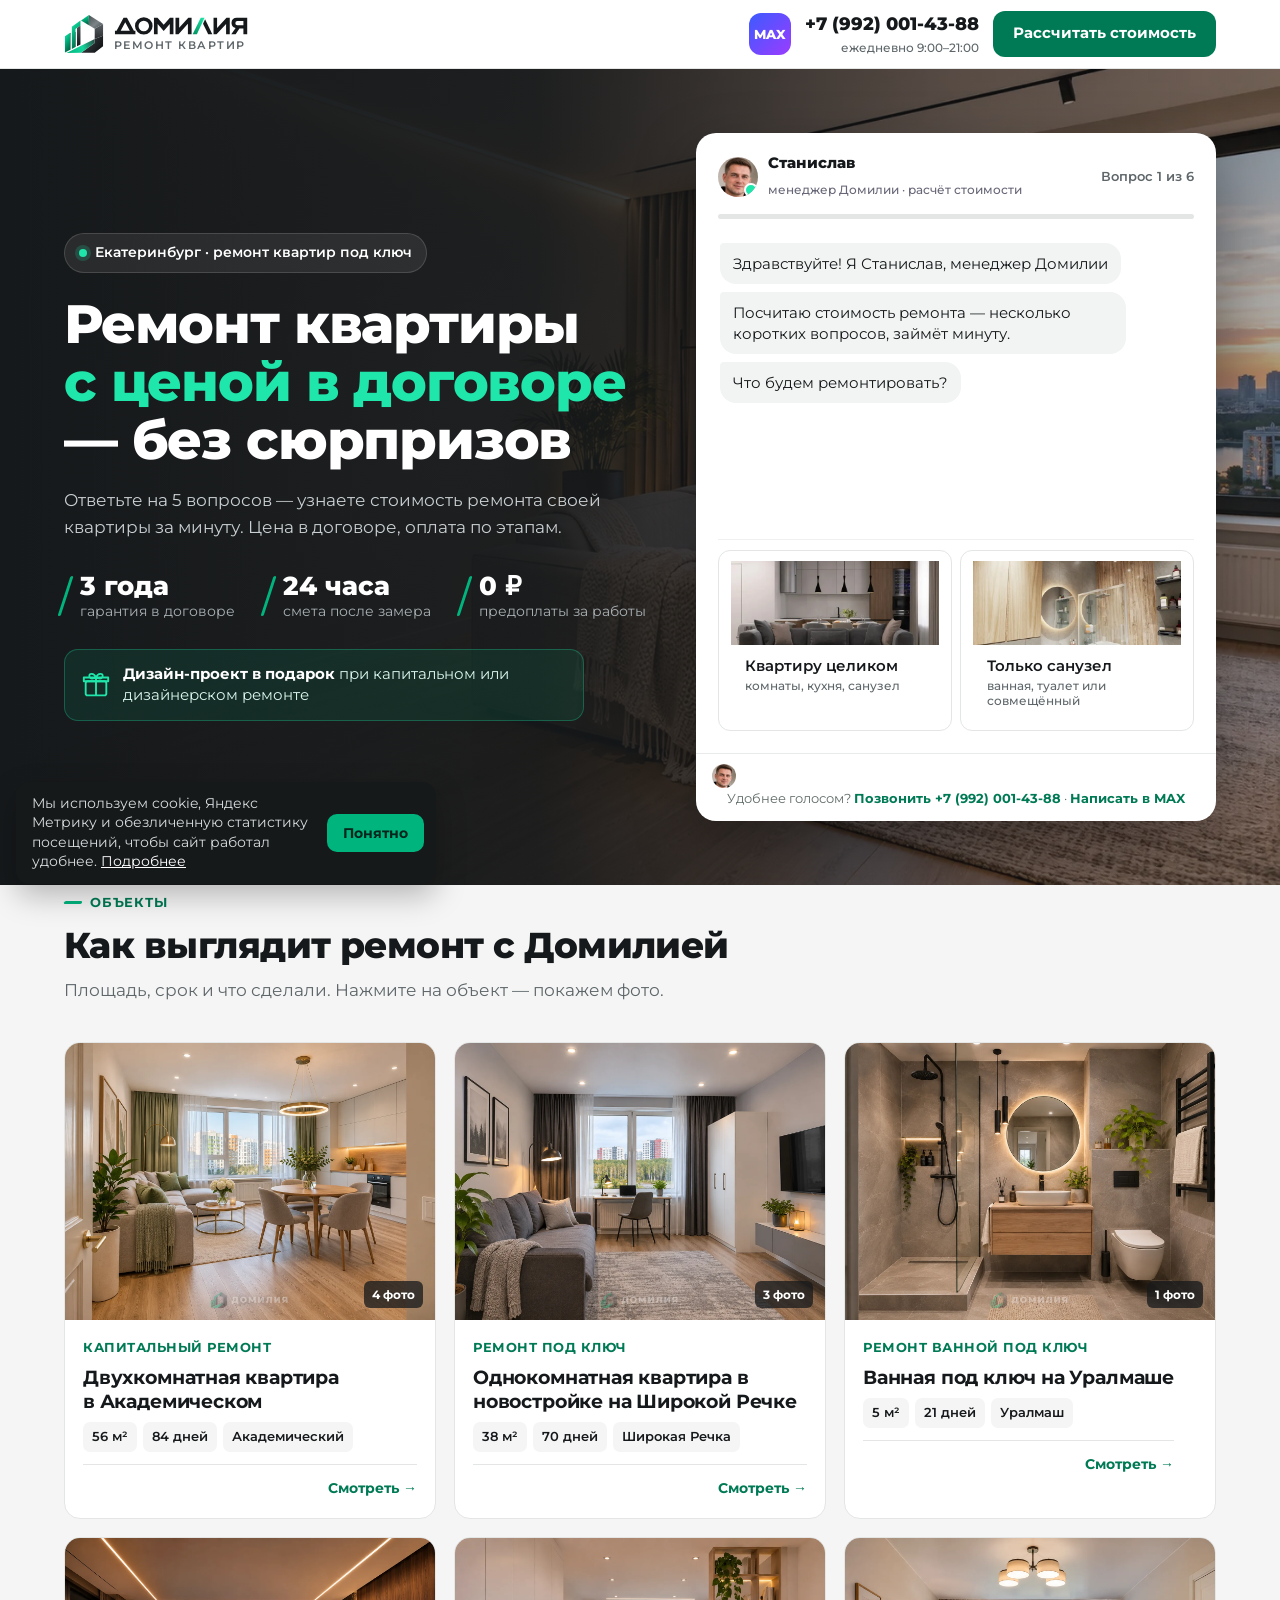
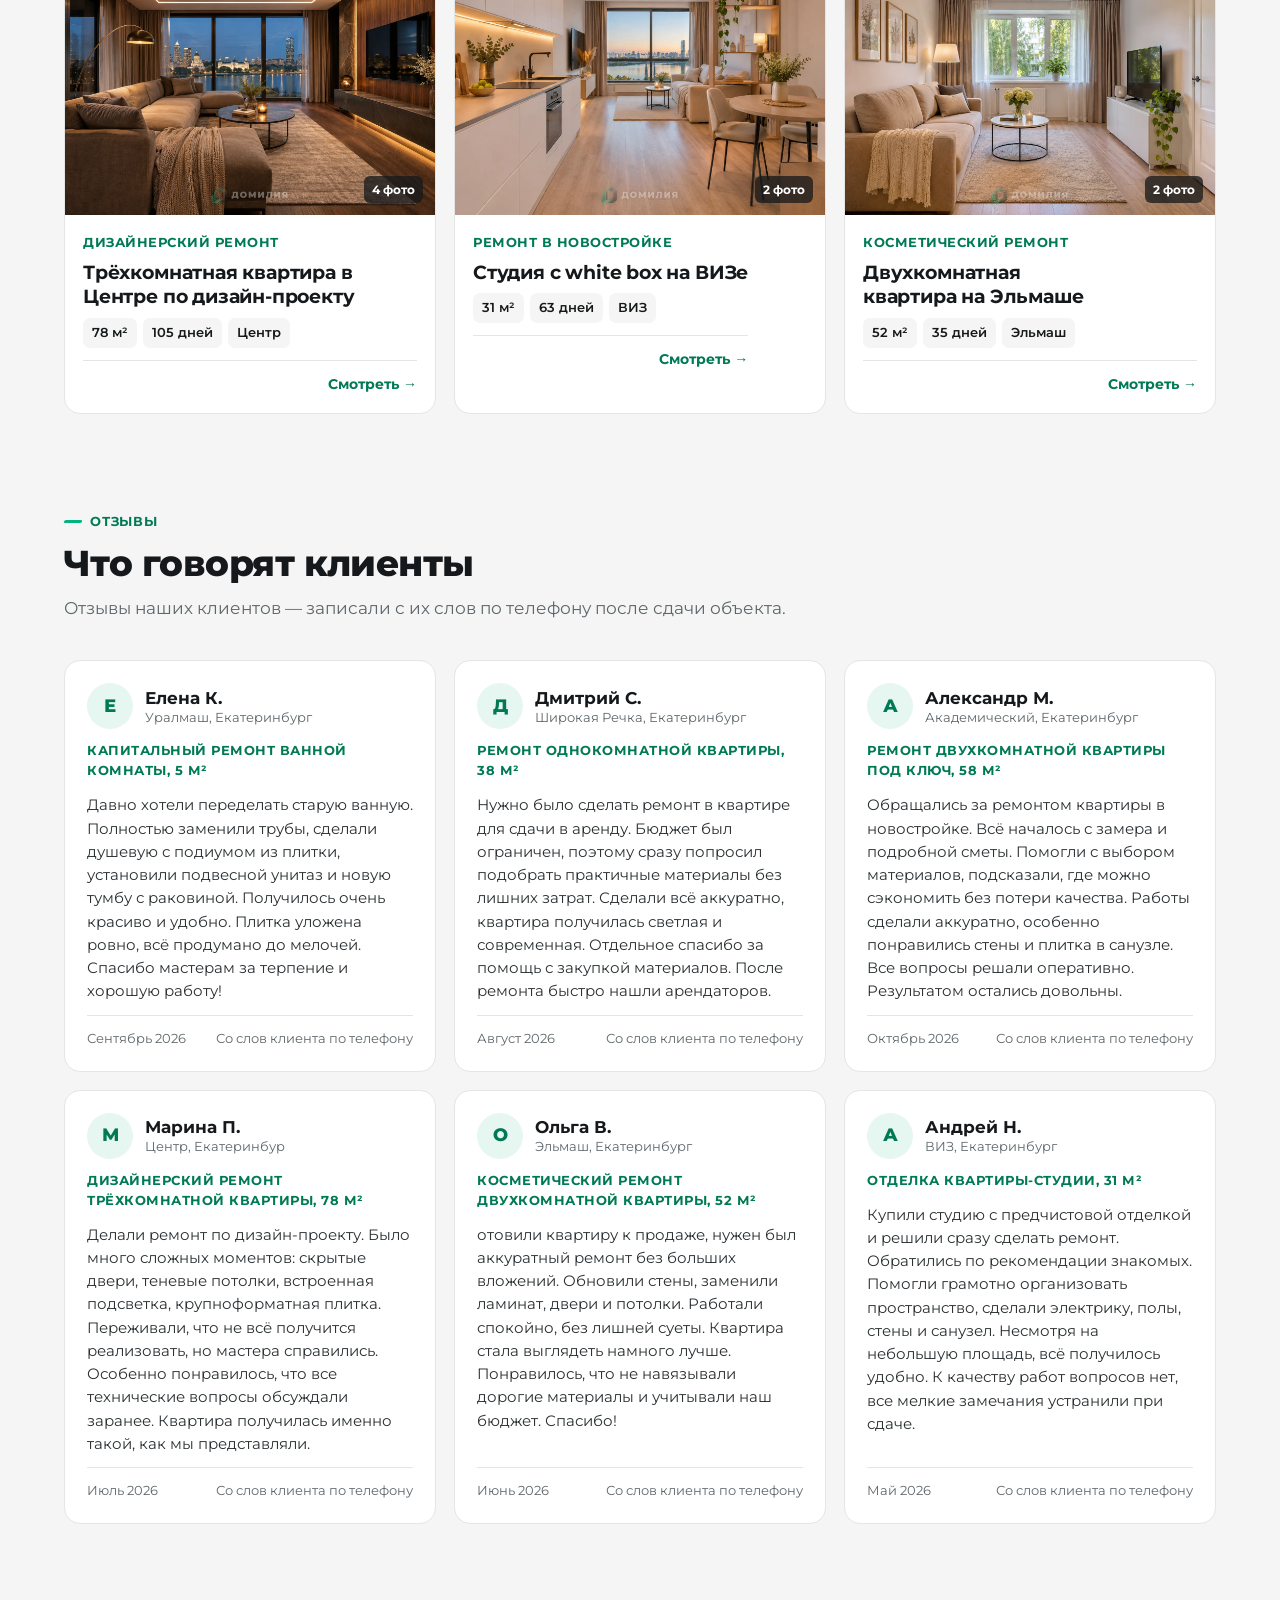
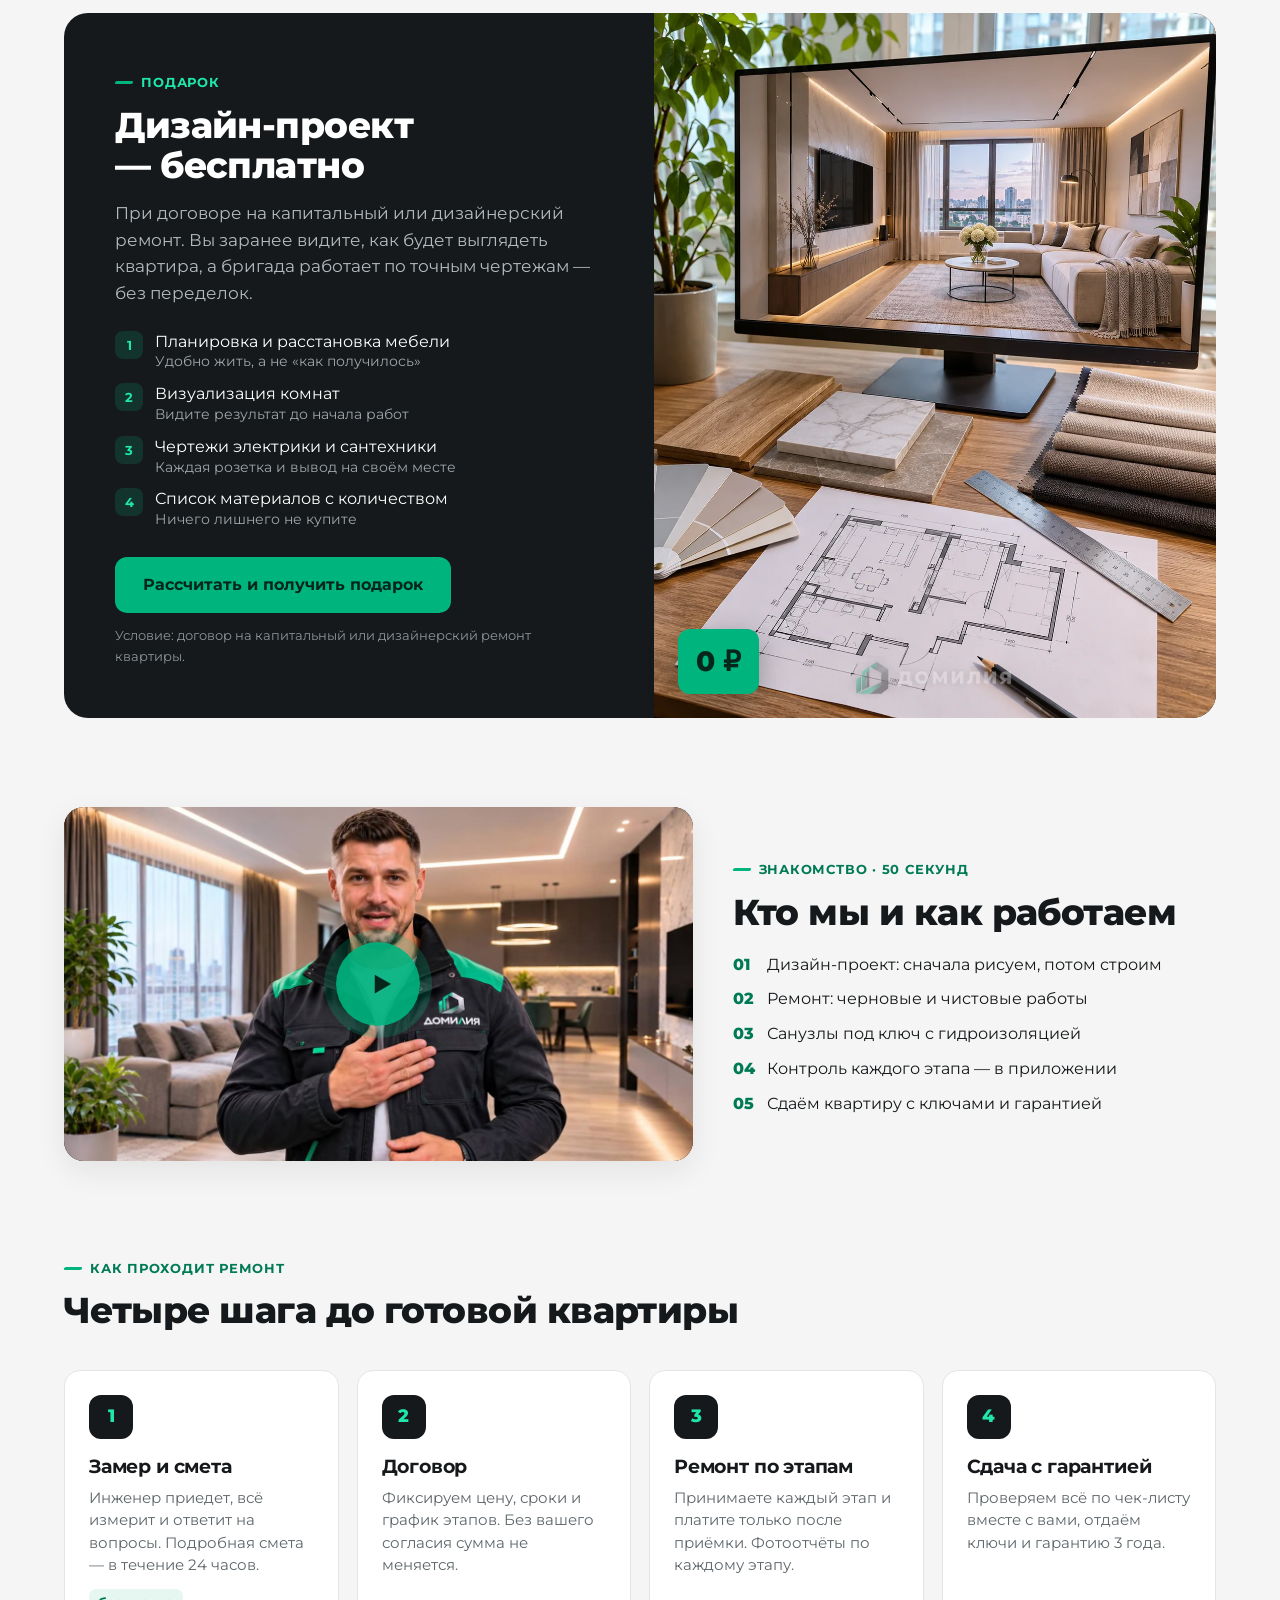
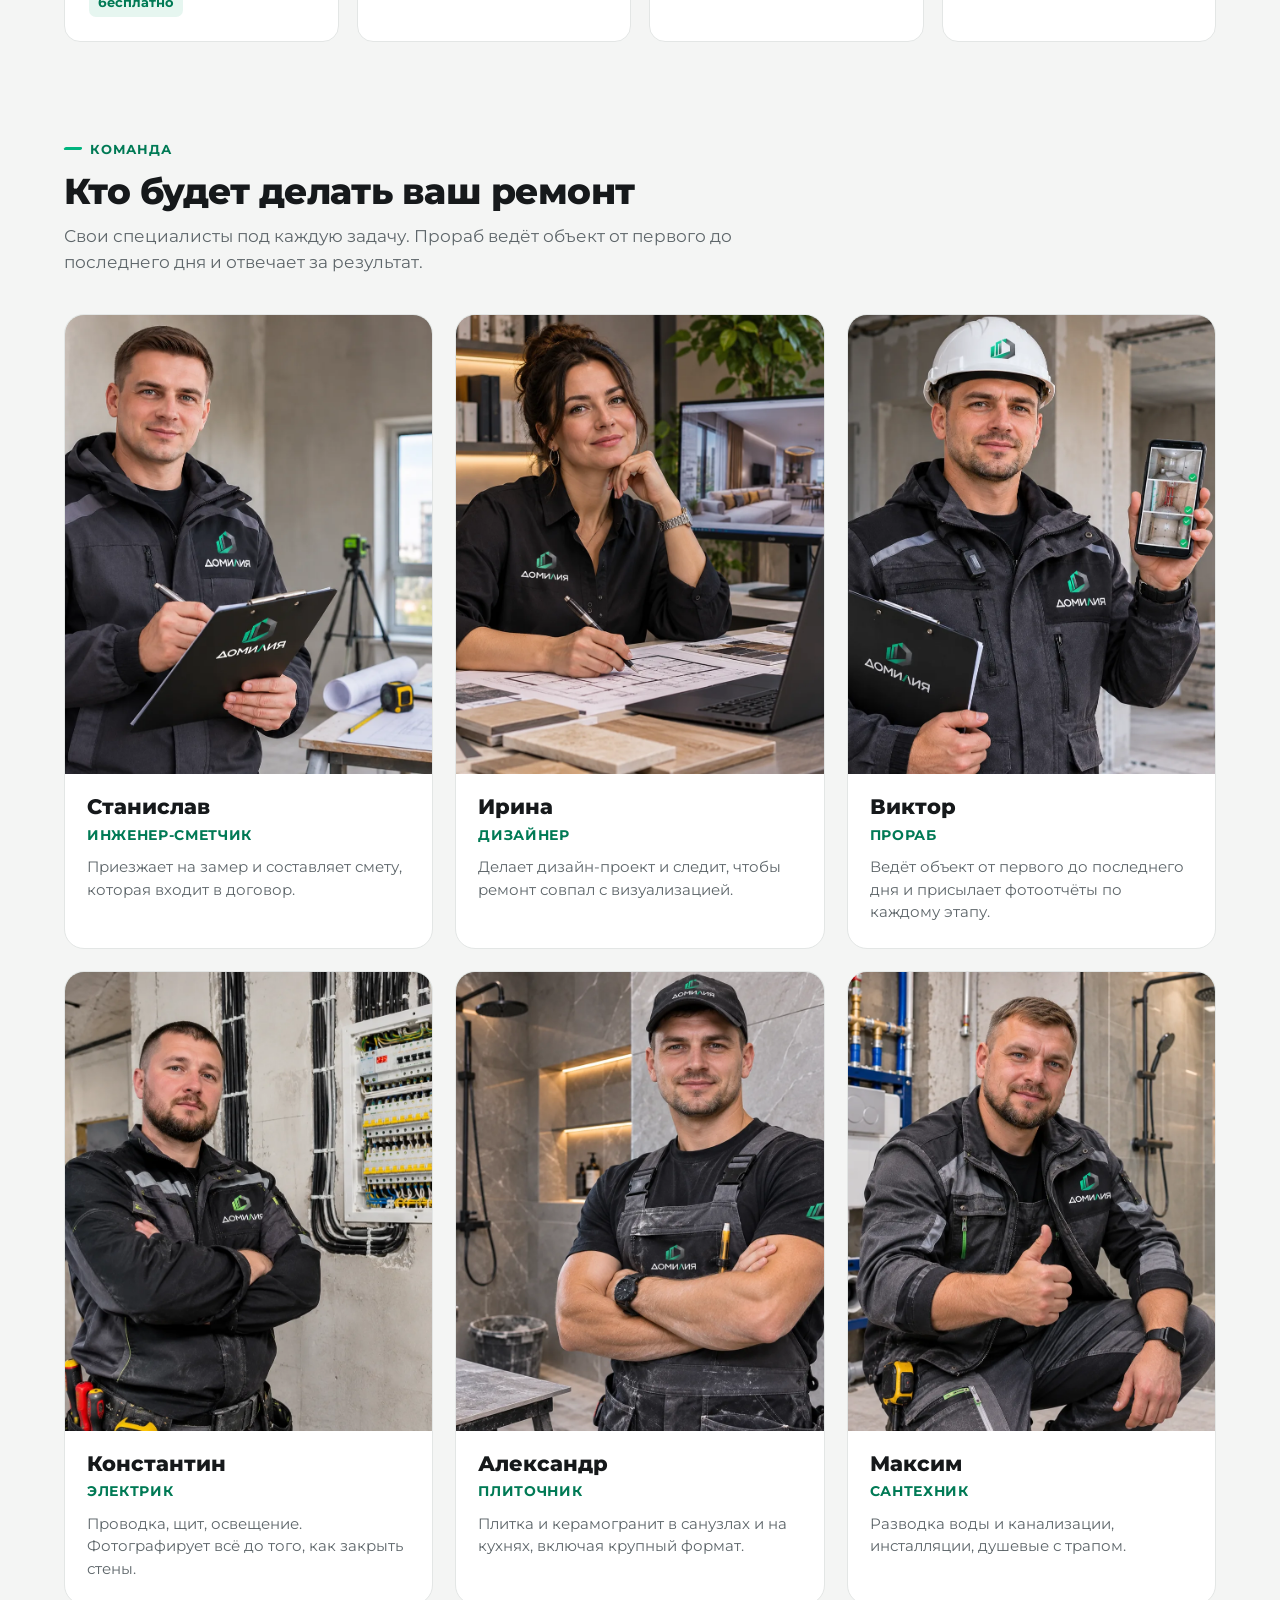
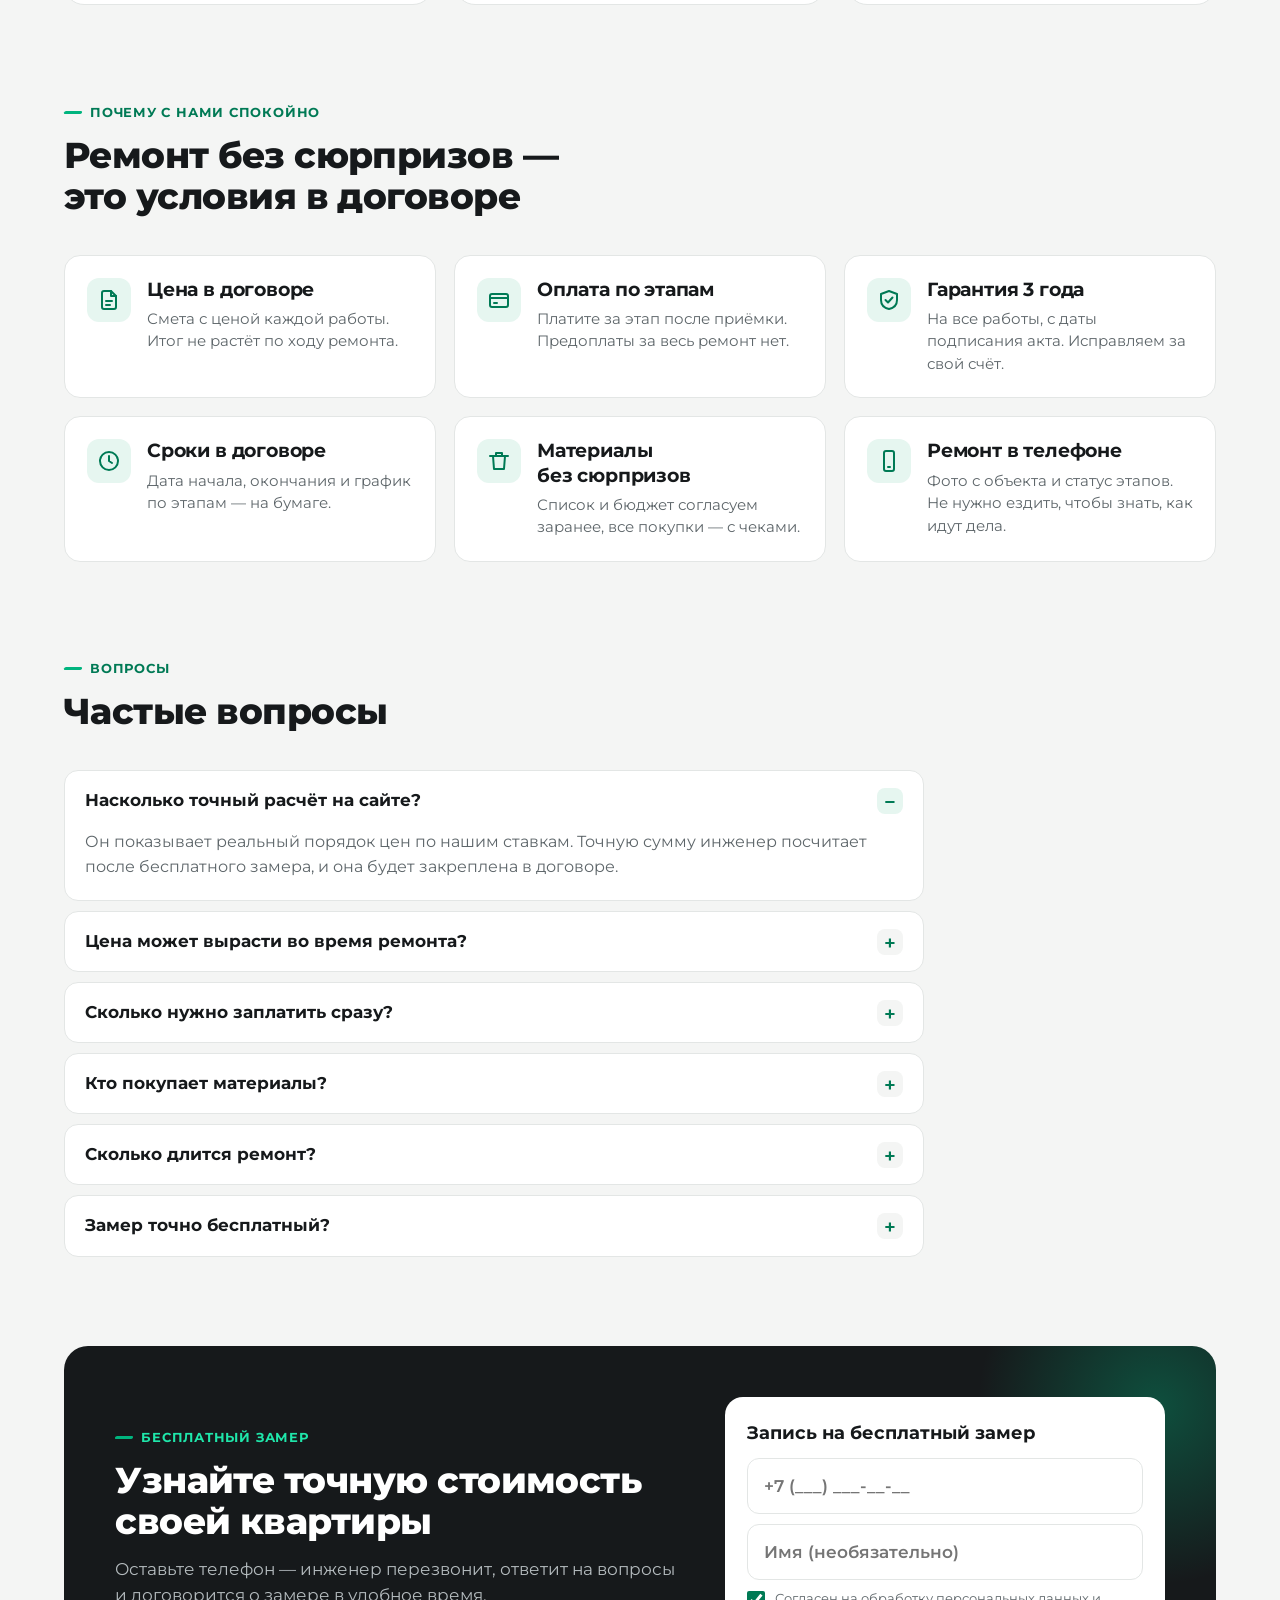
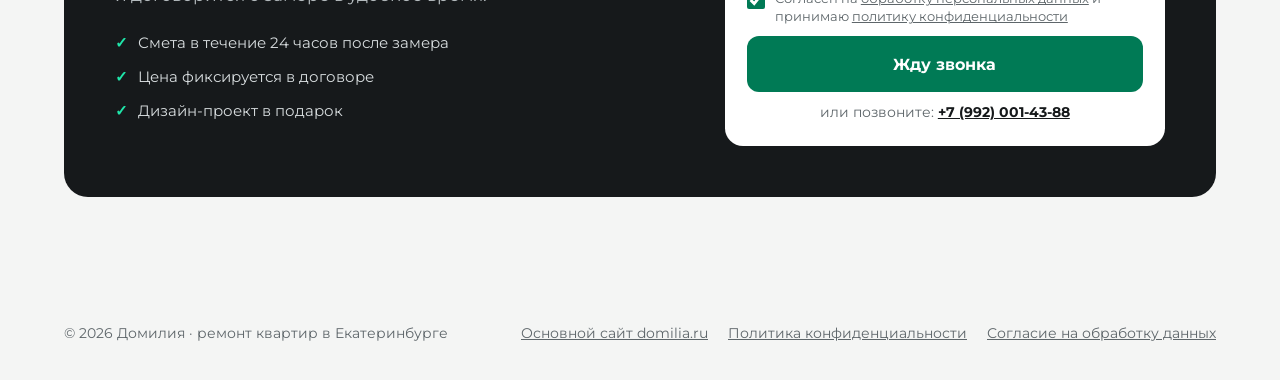
<file: a/index.html>
<!DOCTYPE html>
<html lang="ru">
<head><meta name="robots" content="noindex">
<meta charset="utf-8">
<meta name="viewport" content="width=device-width, initial-scale=1, viewport-fit=cover">
<script>document.documentElement.className+=" js"</script>
<title>Ремонт квартир под ключ в Екатеринбурге — цена в договоре | Домилия</title>
<meta name="description" content="Ремонт квартир под ключ в Екатеринбурге. Рассчитайте стоимость за минуту. Дизайн-проект в подарок, оплата по этапам, гарантия 3 года.">

<link rel="canonical" href="https://remont.domilia.ru/">
<meta property="og:type" content="website"><meta property="og:locale" content="ru_RU"><meta property="og:site_name" content="Домилия">
<meta property="og:title" content="Ремонт квартир под ключ в Екатеринбурге — цена в договоре | Домилия"><meta property="og:description" content="Ремонт квартир под ключ в Екатеринбурге. Рассчитайте стоимость за минуту. Дизайн-проект в подарок, оплата по этапам, гарантия 3 года."><meta property="og:image" content="https://domilia.ru/img/6908500.jpg">
<meta name="theme-color" content="#16191B">
<link rel="icon" href="/favicon.ico" sizes="any"><link rel="icon" href="/favicon.svg" type="image/svg+xml"><link rel="icon" type="image/png" sizes="120x120" href="/favicon-120x120.png"><link rel="apple-touch-icon" href="/apple-touch-icon.png">
<link rel="preload" href="/fonts/montserrat-cyrillic-800-normal.woff2" as="font" type="font/woff2" crossorigin><link rel="preload" href="/fonts/montserrat-cyrillic-400-normal.woff2" as="font" type="font/woff2" crossorigin>
<style>@font-face{font-family:Montserrat;font-style:normal;font-weight:400;font-display:swap;src:url(/fonts/montserrat-cyrillic-400-normal.woff2) format("woff2");unicode-range:U+0301,U+0400-045F,U+0490-0491,U+04B0-04B1,U+2116}@font-face{font-family:Montserrat;font-style:normal;font-weight:400;font-display:swap;src:url(/fonts/montserrat-latin-400-normal.woff2) format("woff2");unicode-range:U+0000-00FF,U+0131,U+0152-0153,U+02BB-02BC,U+02C6,U+02DA,U+02DC,U+0304,U+0308,U+0329,U+2000-206F,U+20AC,U+2122,U+2191,U+2193,U+2212,U+2215,U+FEFF,U+FFFD}@font-face{font-family:Montserrat;font-style:normal;font-weight:500;font-display:swap;src:url(/fonts/montserrat-cyrillic-500-normal.woff2) format("woff2");unicode-range:U+0301,U+0400-045F,U+0490-0491,U+04B0-04B1,U+2116}@font-face{font-family:Montserrat;font-style:normal;font-weight:500;font-display:swap;src:url(/fonts/montserrat-latin-500-normal.woff2) format("woff2");unicode-range:U+0000-00FF,U+0131,U+0152-0153,U+02BB-02BC,U+02C6,U+02DA,U+02DC,U+0304,U+0308,U+0329,U+2000-206F,U+20AC,U+2122,U+2191,U+2193,U+2212,U+2215,U+FEFF,U+FFFD}@font-face{font-family:Montserrat;font-style:normal;font-weight:600;font-display:swap;src:url(/fonts/montserrat-cyrillic-600-normal.woff2) format("woff2");unicode-range:U+0301,U+0400-045F,U+0490-0491,U+04B0-04B1,U+2116}@font-face{font-family:Montserrat;font-style:normal;font-weight:600;font-display:swap;src:url(/fonts/montserrat-latin-600-normal.woff2) format("woff2");unicode-range:U+0000-00FF,U+0131,U+0152-0153,U+02BB-02BC,U+02C6,U+02DA,U+02DC,U+0304,U+0308,U+0329,U+2000-206F,U+20AC,U+2122,U+2191,U+2193,U+2212,U+2215,U+FEFF,U+FFFD}@font-face{font-family:Montserrat;font-style:normal;font-weight:700;font-display:swap;src:url(/fonts/montserrat-cyrillic-700-normal.woff2) format("woff2");unicode-range:U+0301,U+0400-045F,U+0490-0491,U+04B0-04B1,U+2116}@font-face{font-family:Montserrat;font-style:normal;font-weight:700;font-display:swap;src:url(/fonts/montserrat-latin-700-normal.woff2) format("woff2");unicode-range:U+0000-00FF,U+0131,U+0152-0153,U+02BB-02BC,U+02C6,U+02DA,U+02DC,U+0304,U+0308,U+0329,U+2000-206F,U+20AC,U+2122,U+2191,U+2193,U+2212,U+2215,U+FEFF,U+FFFD}@font-face{font-family:Montserrat;font-style:normal;font-weight:800;font-display:swap;src:url(/fonts/montserrat-cyrillic-800-normal.woff2) format("woff2");unicode-range:U+0301,U+0400-045F,U+0490-0491,U+04B0-04B1,U+2116}@font-face{font-family:Montserrat;font-style:normal;font-weight:800;font-display:swap;src:url(/fonts/montserrat-latin-800-normal.woff2) format("woff2");unicode-range:U+0000-00FF,U+0131,U+0152-0153,U+02BB-02BC,U+02C6,U+02DA,U+02DC,U+0304,U+0308,U+0329,U+2000-206F,U+20AC,U+2122,U+2191,U+2193,U+2212,U+2215,U+FEFF,U+FFFD}</style>
<link rel="stylesheet" href="/style.css?v=1794850134186"><link rel="preload" href="/app.js?v=1794850134186" as="script"><link rel="preload" href="/img/quiz-dp-flat-s.webp" as="image"><link rel="preload" href="/img/quiz-dp-bath-s.webp" as="image">
<meta name="yandex-verification" content="8f62ce537b893b64" />
<!-- Yandex.Metrika counter -->
<script type="text/javascript">(function(m,e,t,r,i,k,a){m[i]=m[i]||function(){(m[i].a=m[i].a||[]).push(arguments)};m[i].l=1*new Date();for(var j=0;j<document.scripts.length;j++){if(document.scripts[j].src===r){return;}}k=e.createElement(t),a=e.getElementsByTagName(t)[0],k.async=1,k.src=r,a.parentNode.insertBefore(k,a)})(window,document,"script","https://mc.yandex.ru/metrika/tag.js?id=114347582","ym");ym(114347582,"init",{ssr:true,webvisor:true,clickmap:true,referrer:document.referrer,url:location.href,accurateTrackBounce:true,trackLinks:true});window.__ymHead=1;</script>
<noscript><div><img src="https://mc.yandex.ru/watch/114347582" style="position:absolute;left:-9999px;" alt="" /></div></noscript>
<!-- /Yandex.Metrika counter -->
</head>
<body>
<header class="top">
  <div class="w">
    <a class="mn-logo" href="/" aria-label="Домилия — ремонт квартир"><svg class="lg mn-lg" viewBox="30 26 418 416" aria-hidden="true"> <defs>  <linearGradient id="gG_m1" x1="0" y1="0" x2="0.35" y2="1"><stop offset="0" stop-color="#1FE6AA"/><stop offset=".45" stop-color="#00B47E"/><stop offset="1" stop-color="#006C4C"/></linearGradient>  <linearGradient id="gBand_m1" x1="55" y1="432" x2="351" y2="300" gradientUnits="userSpaceOnUse"><stop offset="0" stop-color="#00B47E"/><stop offset=".55" stop-color="#14D69C"/><stop offset="1" stop-color="#2A4A42"/></linearGradient>  <linearGradient id="gRoof_m1" x1="290" y1="36" x2="400" y2="160" gradientUnits="userSpaceOnUse"><stop offset="0" stop-color="#4A4F53"/><stop offset=".7" stop-color="#7C8488"/><stop offset="1" stop-color="#5C6367"/></linearGradient>  <linearGradient id="gSide_m1" x1="0" y1="0" x2="0" y2="1"><stop offset="0" stop-color="#5A6064"/><stop offset="1" stop-color="#2B2F32"/></linearGradient>  <linearGradient id="gLow_m1" x1="230" y1="300" x2="420" y2="430" gradientUnits="userSpaceOnUse"><stop offset="0" stop-color="#3A4044"/><stop offset="1" stop-color="#0E1011"/></linearGradient>  <linearGradient id="gLeg_m1" x1="0" y1="0" x2="0" y2="1"><stop offset="0" stop-color="#4C5357"/><stop offset="1" stop-color="#16191B"/></linearGradient> </defs> <g class="dm-mk"><path class="t" style="--i:7;--dx:10.0px;--dy:9.8px" fill="url(#gLow_m1)" d="M208,431 L351,328 L351,286 L438,252 L438,363 L351,431 Z"/><path class="t" style="--i:6;--dx:13.9px;--dy:-2.0px" fill="url(#gSide_m1)" d="M351,179 L438,129 L438,252 L351,286 Z"/><path class="t" style="--i:5;--dx:9.5px;--dy:-10.3px" fill="url(#gRoof_m1)" d="M290,36 L438,129 L351,179 L290,143 Z"/><path class="t" style="--i:4;--dx:2.3px;--dy:-13.8px" fill="url(#gG_m1)" d="M208,94 L290,36 L290,143 Z"/><path class="t" style="--i:3;--dx:0.2px;--dy:14.0px" fill="url(#gBand_m1)" d="M55,432 L351,286 L351,328 L208,431 Z"/><path class="t b" style="--i:1;--dx:-13.9px;--dy:-1.8px" fill="url(#gG_m1)" d="M202,94 L112,159 L112,390 L150,370 L150,182 L202,145 Z"/><path class="t b" style="--i:2;--dx:-13.1px;--dy:5.0px" fill="url(#gLeg_m1)" d="M202,145 L166,170 L166,363 L202,343 Z"/><path class="t b" style="--i:1;--dx:-11.7px;--dy:7.7px" fill="#0C3A2B" d="M150,214 L154,212 L154,368 L150,370 Z"/><path class="t b" style="--i:0;--dx:-12.3px;--dy:6.6px" fill="url(#gG_m1)" d="M95,221 L40,257 L40,427 L95,398 Z"/><path class="t b" style="--i:0;--dx:-12.3px;--dy:6.6px" fill="#0C3A2B" d="M95,221 L99,226 L99,396 L95,398 Z"/></g><defs><clipPath id="dmc_m1"><path d="M208,431 L351,328 L351,286 L438,252 L438,363 L351,431 Z"/><path d="M351,179 L438,129 L438,252 L351,286 Z"/><path d="M290,36 L438,129 L351,179 L290,143 Z"/><path d="M208,94 L290,36 L290,143 Z"/><path d="M55,432 L351,286 L351,328 L208,431 Z"/><path d="M202,94 L112,159 L112,390 L150,370 L150,182 L202,145 Z"/><path d="M202,145 L166,170 L166,363 L202,343 Z"/><path d="M150,214 L154,212 L154,368 L150,370 Z"/><path d="M95,221 L40,257 L40,427 L95,398 Z"/><path d="M95,221 L99,226 L99,396 L95,398 Z"/></clipPath><linearGradient id="dms_m1" x1="0" y1="0" x2="1" y2="0"><stop offset="0" stop-color="#fff" stop-opacity="0"/><stop offset=".5" stop-color="#fff" stop-opacity=".75"/><stop offset="1" stop-color="#fff" stop-opacity="0"/></linearGradient></defs><g clip-path="url(#dmc_m1)"><rect class="sh" x="-60" y="0" width="120" height="520" fill="url(#dms_m1)" transform="skewX(-20)"/></g></svg><span><svg class="dm-word" viewBox="480 176 984 132" aria-hidden="true"><defs><linearGradient id="gL_wl" x1="1144" y1="181" x2="1057" y2="303" gradientUnits="userSpaceOnUse"><stop offset="0" stop-color="#1FE6AA"/><stop offset="1" stop-color="#00915F"/></linearGradient></defs> <g id="word_wl" fill="currentColor" fill-rule="evenodd"><path d="M487,277 L499,277 L550,181 L575,181 L626,277 L637,277 L637,303 L487,303 Z M529,277 L562.5,215 L596,277 Z"/><path d="M763,241.5 A64.5,63.5 0 1 0 634,241.5 A64.5,63.5 0 1 0 763,241.5 Z M737,241.5 A38.5,38.5 0 1 1 660,241.5 A38.5,38.5 0 1 1 737,241.5 Z"/><path d="M773,181 L799,181 L844.5,233 L890,181 L916,181 L916,303 L889,303 L889,227 L844.5,278 L800,227 L800,303 L773,303 Z"/><path d="M931,181 L958,181 L958,255 L1025,181 L1049,181 L1049,303 L1022,303 L1022,226 L953,303 L931,303 Z"/><path d="M1148,192 L1201,303 L1171,303 L1133,226 Z"/><path d="M1210,181 L1236,181 L1236,256 L1305,181 L1329,181 L1329,303 L1302,303 L1302,227 L1232,303 L1210,303 Z"/><path d="M1457,181 H1380 A38,38 0 0 0 1372,256.2 L1340,303 H1372 L1400,261 H1429 V303 H1457 Z M1429,206 H1385 A15,15 0 0 0 1385,236 H1429 Z"/></g><path class="dm-l" fill="url(#gL_wl)" d="M1057,303 L1088,303 L1144,181 L1116,181 Z"/></svg><small>РЕМОНТ КВАРТИР</small></span></a>
    <div class="top-r"><a class="msg mxg on" data-goal="lp_messenger" href="https://max.ru/u/f9LHodD0cOJTEjj9axaw8EccNAsqVBsyg819IWFIL26qD0vIp-ldA-uJAIQ" target="_blank" rel="noopener" aria-label="Написать в MAX">MAX</a><a class="top-ph" data-tel data-goal="lp_call" href="tel:+79920014388"><span class="num">+7 (992) 001-43-88</span><small>ежедневно 9:00–21:00</small></a><a class="btn" href="/#calc" data-goal="lp_cta_top">Рассчитать стоимость</a></div>
  </div>
</header>
<main>
<section class="hero">
  <div class="hero-bg" aria-hidden="true" style="background-image:url(/img/hero-vh13ht.webp)"></div>
  <div class="w">
    <div>
      <div class="hero-pre"><i></i>Екатеринбург · ремонт квартир под ключ</div>
      <h1>Ремонт квартиры <em>с ценой в договоре</em> — без сюрпризов</h1>
      <p class="hero-sub">Ответьте на 5 вопросов — узнаете стоимость ремонта своей квартиры за минуту. <span class="more">Цена в договоре, оплата по этапам.</span></p>
      <div class="facts"><div><b>3 года</b><span>гарантия в договоре</span></div><div><b>24 часа</b><span>смета после замера</span></div><div><b>0 ₽</b><span>предоплаты за работы</span></div></div>
      <div class="gift-strip"><svg viewBox="0 0 32 32" fill="none" stroke="#1FE6AA" stroke-width="2" stroke-linejoin="round"><rect x="5" y="12" width="22" height="15" rx="2"/><path d="M3 8h26v4H3zM16 8v19M16 8c-2-5-8-5-7-1s7 1 7 1zm0 0c2-5 8-5 7-1s-7 1-7 1z"/></svg><p><b>Дизайн-проект в подарок</b> при капитальном или дизайнерском ремонте</p></div>
    </div>
    <div class="qz" id="calc" aria-live="polite">
      <div class="qz-h"><b>Расчёт стоимости ремонта</b><span id="qzStep">Вопрос 1 из 6</span></div>
      <div class="qz-bar"><i id="qzBar"></i></div>
      <div class="qz-b" id="qzBody"><div class="qz-q">Что будем ремонтировать?</div><div class="opts c2"><button type="button" class="opt ph"><img src="/img/quiz-dp-flat-s.webp" alt="" width="320" height="240"><span>Квартиру целиком<small>комнаты, кухня, санузел</small></span></button><button type="button" class="opt ph"><img src="/img/quiz-dp-bath-s.webp" alt="" width="320" height="240"><span>Только санузел<small>ванная, туалет или совмещённый</small></span></button></div><div class="qz-nav"><small>Бесплатно и без регистрации</small></div><noscript><p>Чтобы рассчитать стоимость, позвоните: <a href="tel:+79920014388">+7 (992) 001-43-88</a></p></noscript></div>
      <div class="qz-ct"><img class="qz-ct-a" src="/img/mgr-96.webp" alt="" width="24" height="24" loading="lazy">Удобнее голосом? <a data-tel data-goal="lp_call" href="tel:+79920014388">Позвонить +7 (992) 001-43-88</a> · <a data-goal="lp_messenger" href="https://max.ru/u/f9LHodD0cOJTEjj9axaw8EccNAsqVBsyg819IWFIL26qD0vIp-ldA-uJAIQ" target="_blank" rel="noopener">Написать в MAX</a></div>
    </div>
  </div>
</section>
<section class="sec" style="padding-top:0" id="objs">
  <div class="w">
    <div class="sec-h rv"><div class="tag">Объекты</div><h2>Как выглядит ремонт с Домилией</h2><p>Площадь, срок и что сделали. Нажмите на объект — покажем фото.</p></div>
    <div class="objs" id="objList"><button type="button" class="ob rv" data-o="0"><span class="ob-i"><img src="/img/dvuhkomnatnaya-kvartira-v-akademicheskom-nku7td.webp" alt="Двухкомнатная квартира в Академическом" loading="lazy"><i class="ob-n">4 фото</i></span><span class="ob-b"><small>Капитальный ремонт</small><h3>Двухкомнатная квартира в Академическом</h3><span class="chips"><span>56 м²</span><span>84 дней</span><span>Академический</span></span><span class="ob-p"><strong></strong><em>Смотреть →</em></span></span></button><button type="button" class="ob rv" data-o="1"><span class="ob-i"><img src="/img/odnokomnatnaya-kvartira-v-novostroyke-na-9dkvqs.webp" alt="Однокомнатная квартира в новостройке на Широкой Речке" loading="lazy"><i class="ob-n">3 фото</i></span><span class="ob-b"><small>Ремонт под ключ</small><h3>Однокомнатная квартира в новостройке на Широкой Речке</h3><span class="chips"><span>38 м²</span><span>70 дней</span><span>Широкая Речка</span></span><span class="ob-p"><strong></strong><em>Смотреть →</em></span></span></button><button type="button" class="ob rv" data-o="2"><span class="ob-i"><img src="/img/vannaya-pod-klyuch-na-uralmashe-srcgmv.webp" alt="Ванная под ключ на Уралмаше" loading="lazy"><i class="ob-n">1 фото</i></span><span class="ob-b"><small>Ремонт ванной под ключ</small><h3>Ванная под ключ на Уралмаше</h3><span class="chips"><span>5 м²</span><span>21 дней</span><span>Уралмаш</span></span><span class="ob-p"><strong></strong><em>Смотреть →</em></span></span></button><button type="button" class="ob rv" data-o="3"><span class="ob-i"><img src="/img/trehkomnatnaya-kvartira-v-centre-po-diza-gcjzyl.webp" alt="Трёхкомнатная квартира в Центре по дизайн-проекту" loading="lazy"><i class="ob-n">4 фото</i></span><span class="ob-b"><small>Дизайнерский ремонт</small><h3>Трёхкомнатная квартира в Центре по дизайн-проекту</h3><span class="chips"><span>78 м²</span><span>105 дней</span><span>Центр</span></span><span class="ob-p"><strong></strong><em>Смотреть →</em></span></span></button><button type="button" class="ob rv" data-o="4"><span class="ob-i"><img src="/img/studiya-s-white-box-na-vize-xspou0.webp" alt="Студия с white box на ВИЗе" loading="lazy"><i class="ob-n">2 фото</i></span><span class="ob-b"><small>Ремонт в новостройке</small><h3>Студия с white box на ВИЗе</h3><span class="chips"><span>31 м²</span><span>63 дней</span><span>ВИЗ</span></span><span class="ob-p"><strong></strong><em>Смотреть →</em></span></span></button><button type="button" class="ob rv" data-o="5"><span class="ob-i"><img src="/img/dvuhkomnatnaya-kvartira-na-elmashe-ulo8pb.webp" alt="Двухкомнатная квартира на Эльмаше" loading="lazy"><i class="ob-n">2 фото</i></span><span class="ob-b"><small>Косметический ремонт</small><h3>Двухкомнатная квартира на Эльмаше</h3><span class="chips"><span>52 м²</span><span>35 дней</span><span>Эльмаш</span></span><span class="ob-p"><strong></strong><em>Смотреть →</em></span></span></button></div>
  </div>
</section>
<section class="sec" style="padding-top:0" id="reviews">
  <div class="w">
    <div class="sec-h rv"><div class="tag">Отзывы</div><h2>Что говорят клиенты</h2><p>Отзывы наших клиентов — записали с их слов по телефону после сдачи объекта.</p></div>
    <div class="rvs" id="rvList"><article class="rw rv"><div class="rw-h"><i class="av">Е</i><div><b>Елена К.</b><small>Уралмаш, Екатеринбург</small></div></div><div class="rw-w">Капитальный ремонт ванной комнаты, 5 м²</div><p>Давно хотели переделать старую ванную. Полностью заменили трубы, сделали душевую с подиумом из плитки, установили подвесной унитаз и новую тумбу с раковиной. Получилось очень красиво и удобно. Плитка уложена ровно, всё продумано до мелочей. Спасибо мастерам за терпение и хорошую работу!</p><div class="rw-f"><span>Сентябрь 2026</span><span>Со слов клиента по телефону</span></div></article><article class="rw rv"><div class="rw-h"><i class="av">Д</i><div><b>Дмитрий С.</b><small>Широкая Речка, Екатеринбург</small></div></div><div class="rw-w">Ремонт однокомнатной квартиры, 38 м²</div><p>Нужно было сделать ремонт в квартире для сдачи в аренду. Бюджет был ограничен, поэтому сразу попросил подобрать практичные материалы без лишних затрат. Сделали всё аккуратно, квартира получилась светлая и современная. Отдельное спасибо за помощь с закупкой материалов. После ремонта быстро нашли арендаторов.</p><div class="rw-f"><span>Август 2026</span><span>Со слов клиента по телефону</span></div></article><article class="rw rv"><div class="rw-h"><i class="av">А</i><div><b>Александр М.</b><small>Академический, Екатеринбург</small></div></div><div class="rw-w">Ремонт двухкомнатной квартиры под ключ, 58 м²</div><p>Обращались за ремонтом квартиры в новостройке. Всё началось с замера и подробной сметы. Помогли с выбором материалов, подсказали, где можно сэкономить без потери качества. Работы сделали аккуратно, особенно понравились стены и плитка в санузле. Все вопросы решали оперативно. Результатом остались довольны.</p><div class="rw-f"><span>Октябрь 2026</span><span>Со слов клиента по телефону</span></div></article><article class="rw rv"><div class="rw-h"><i class="av">М</i><div><b>Марина П.</b><small>Центр, Екатеринбур</small></div></div><div class="rw-w">Дизайнерский ремонт трёхкомнатной квартиры, 78 м²</div><p>Делали ремонт по дизайн-проекту. Было много сложных моментов: скрытые двери, теневые потолки, встроенная подсветка, крупноформатная плитка. Переживали, что не всё получится реализовать, но мастера справились. Особенно понравилось, что все технические вопросы обсуждали заранее. Квартира получилась именно такой, как мы представляли.</p><div class="rw-f"><span>Июль 2026</span><span>Со слов клиента по телефону</span></div></article><article class="rw rv"><div class="rw-h"><i class="av">О</i><div><b>Ольга В.</b><small>Эльмаш, Екатеринбург</small></div></div><div class="rw-w">Косметический ремонт двухкомнатной квартиры, 52 м²</div><p>отовили квартиру к продаже, нужен был аккуратный ремонт без больших вложений. Обновили стены, заменили ламинат, двери и потолки. Работали спокойно, без лишней суеты. Квартира стала выглядеть намного лучше. Понравилось, что не навязывали дорогие материалы и учитывали наш бюджет. Спасибо!</p><div class="rw-f"><span>Июнь 2026</span><span>Со слов клиента по телефону</span></div></article><article class="rw rv"><div class="rw-h"><i class="av">А</i><div><b>Андрей Н.</b><small>ВИЗ, Екатеринбург</small></div></div><div class="rw-w">Отделка квартиры-студии, 31 м²</div><p>Купили студию с предчистовой отделкой и решили сразу сделать ремонт. Обратились по рекомендации знакомых. Помогли грамотно организовать пространство, сделали электрику, полы, стены и санузел. Несмотря на небольшую площадь, всё получилось удобно. К качеству работ вопросов нет, все мелкие замечания устранили при сдаче.</p><div class="rw-f"><span>Май 2026</span><span>Со слов клиента по телефону</span></div></article></div>
  </div>
</section>
<section class="sec" style="padding-top:0">
  <div class="w">
    <div class="gift rv">
      <div class="gift-t"><div class="tag">Подарок</div><h2>Дизайн-проект — бесплатно</h2><p>При договоре на капитальный или дизайнерский ремонт. Вы заранее видите, как будет выглядеть квартира, а бригада работает по точным чертежам — без переделок.</p><ul class="gift-l"><li><b>1</b><span>Планировка и расстановка мебели<small>Удобно жить, а не «как получилось»</small></span></li><li><b>2</b><span>Визуализация комнат<small>Видите результат до начала работ</small></span></li><li><b>3</b><span>Чертежи электрики и сантехники<small>Каждая розетка и вывод на своём месте</small></span></li><li><b>4</b><span>Список материалов с количеством<small>Ничего лишнего не купите</small></span></li></ul><a class="btn glow" href="#calc" data-goal="lp_cta_gift">Рассчитать и получить подарок</a><p class="fine">Условие: договор на капитальный или дизайнерский ремонт квартиры.</p></div>
      <div class="gift-i" role="img" aria-label="Дизайн-проект — бесплатно" style="background-image:url(/img/gift-7et1v2.webp)"><span class="gift-badge">0 ₽</span></div>
    </div>
  </div>
</section>
<section class="sec" style="padding-top:0" id="film">
  <div class="w film">
    <div class="film-v rv"><video id="vid" preload="none" playsinline data-src="/media/domilia-video-720.mp4" poster="/media/video-poster.jpg"></video><button type="button" id="vidPlay" aria-label="Смотреть ролик о компании"><svg viewBox="0 0 24 24" fill="#06261B"><path d="M7 4.5v15l13-7.5z"/></svg></button></div>
    <div class="rv"><div class="tag">Знакомство · 50 секунд</div><h2>Кто мы и как работаем</h2><ul><li><b>01</b>Дизайн-проект: сначала рисуем, потом строим</li><li><b>02</b>Ремонт: черновые и чистовые работы</li><li><b>03</b>Санузлы под ключ с гидроизоляцией</li><li><b>04</b>Контроль каждого этапа — в приложении</li><li><b>05</b>Сдаём квартиру с ключами и гарантией</li></ul></div>
  </div>
</section>
<section class="sec" style="padding-top:0" id="how">
  <div class="w">
    <div class="sec-h rv"><div class="tag">Как проходит ремонт</div><h2>Четыре шага до готовой квартиры</h2></div>
    <div class="steps"><div class="st rv"><h3>Замер и смета</h3><p>Инженер приедет, всё измерит и ответит на вопросы. Подробная смета — в течение 24 часов.</p><span class="free">бесплатно</span></div><div class="st rv"><h3>Договор</h3><p>Фиксируем цену, сроки и график этапов. Без вашего согласия сумма не меняется.</p></div><div class="st rv"><h3>Ремонт по этапам</h3><p>Принимаете каждый этап и платите только после приёмки. Фотоотчёты по каждому этапу.</p></div><div class="st rv"><h3>Сдача с гарантией</h3><p>Проверяем всё по чек-листу вместе с вами, отдаём ключи и гарантию 3 года.</p></div></div>
  </div>
</section>
<section class="sec" style="padding-top:0" id="team">
  <div class="w">
    <div class="sec-h rv"><div class="tag">Команда</div><h2>Кто будет делать ваш ремонт</h2><p>Свои специалисты под каждую задачу. Прораб ведёт объект от первого до последнего дня и отвечает за результат.</p></div>
    <div class="tm"><div class="tm-c rv"><div class="tm-p"><img src="/img/team-gihmkn.webp" alt="Станислав" loading="lazy"></div><div class="tm-t"><b>Станислав</b><span class="tm-r">Инженер-сметчик</span><p>Приезжает на замер и составляет смету, которая входит в договор.</p></div></div><div class="tm-c rv"><div class="tm-p"><img src="/img/team-f02dez.webp" alt="Ирина" loading="lazy"></div><div class="tm-t"><b>Ирина</b><span class="tm-r">Дизайнер</span><p>Делает дизайн-проект и следит, чтобы ремонт совпал с визуализацией.</p></div></div><div class="tm-c rv"><div class="tm-p"><img src="/img/team-njw0yg.webp" alt="Виктор " loading="lazy"></div><div class="tm-t"><b>Виктор </b><span class="tm-r">Прораб</span><p>Ведёт объект от первого до последнего дня и присылает фотоотчёты по каждому этапу.</p></div></div><div class="tm-c rv"><div class="tm-p"><img src="/img/team-og7li7.webp" alt="Константин" loading="lazy"></div><div class="tm-t"><b>Константин</b><span class="tm-r">Электрик</span><p>Проводка, щит, освещение. Фотографирует всё до того, как закрыть стены.</p></div></div><div class="tm-c rv"><div class="tm-p"><img src="/img/team-l2uwe1.webp" alt="Александр" loading="lazy"></div><div class="tm-t"><b>Александр</b><span class="tm-r">Плиточник</span><p>Плитка и керамогранит в санузлах и на кухнях, включая крупный формат.</p></div></div><div class="tm-c rv"><div class="tm-p"><img src="/img/team-1bezfb.webp" alt="Максим" loading="lazy"></div><div class="tm-t"><b>Максим</b><span class="tm-r">Сантехник</span><p>Разводка воды и канализации, инсталляции, душевые с трапом.</p></div></div></div>
  </div>
</section>
<section class="sec" style="padding-top:0">
  <div class="w">
    <div class="sec-h rv"><div class="tag">Почему с нами спокойно</div><h2>Ремонт без сюрпризов — это условия в договоре</h2></div>
    <div class="why"><div class="wy rv"><svg viewBox="0 0 24 24" fill="none" stroke="currentColor" stroke-width="2" stroke-linecap="round" stroke-linejoin="round" aria-hidden="true"><path d="M14 3H7a2 2 0 0 0-2 2v14a2 2 0 0 0 2 2h10a2 2 0 0 0 2-2V8z"/><path d="M14 3v5h5M9 13h6M9 17h4"/></svg><div><h3>Цена в договоре</h3><p>Смета с ценой каждой работы. Итог не растёт по ходу ремонта.</p></div></div><div class="wy rv"><svg viewBox="0 0 24 24" fill="none" stroke="currentColor" stroke-width="2" stroke-linecap="round" stroke-linejoin="round" aria-hidden="true"><rect x="3" y="6" width="18" height="13" rx="2"/><path d="M3 10h18M7 15h3"/></svg><div><h3>Оплата по этапам</h3><p>Платите за этап после приёмки. Предоплаты за весь ремонт нет.</p></div></div><div class="wy rv"><svg viewBox="0 0 24 24" fill="none" stroke="currentColor" stroke-width="2" stroke-linecap="round" stroke-linejoin="round" aria-hidden="true"><path d="M12 3l8 3v6c0 5-3.5 8-8 9-4.5-1-8-4-8-9V6z"/><path d="M8.5 12l2.5 2.5 4.5-5"/></svg><div><h3>Гарантия 3 года</h3><p>На все работы, с даты подписания акта. Исправляем за свой счёт.</p></div></div><div class="wy rv"><svg viewBox="0 0 24 24" fill="none" stroke="currentColor" stroke-width="2" stroke-linecap="round" stroke-linejoin="round" aria-hidden="true"><circle cx="12" cy="12" r="9"/><path d="M12 7v5l3 2"/></svg><div><h3>Сроки в договоре</h3><p>Дата начала, окончания и график по этапам — на бумаге.</p></div></div><div class="wy rv"><svg viewBox="0 0 24 24" fill="none" stroke="currentColor" stroke-width="2" stroke-linecap="round" stroke-linejoin="round" aria-hidden="true"><path d="M3 7h18M6 7l1 13h10l1-13M9 7V4h6v3"/></svg><div><h3>Материалы без сюрпризов</h3><p>Список и бюджет согласуем заранее, все покупки — с чеками.</p></div></div><div class="wy rv"><svg viewBox="0 0 24 24" fill="none" stroke="currentColor" stroke-width="2" stroke-linecap="round" stroke-linejoin="round" aria-hidden="true"><rect x="7" y="2" width="10" height="20" rx="2"/><path d="M11 18h2"/></svg><div><h3>Ремонт в телефоне</h3><p>Фото с объекта и статус этапов. Не нужно ездить, чтобы знать, как идут дела.</p></div></div></div>
  </div>
</section>
<section class="sec" style="padding-top:0" id="faq">
  <div class="w">
    <div class="sec-h rv"><div class="tag">Вопросы</div><h2>Частые вопросы</h2></div>
    <div class="faq rv"><details open><summary>Насколько точный расчёт на сайте?</summary><p>Он показывает реальный порядок цен по нашим ставкам. Точную сумму инженер посчитает после бесплатного замера, и она будет закреплена в договоре.</p></details><details><summary>Цена может вырасти во время ремонта?</summary><p>Нет. Итоговая сумма прописана в договоре. Дополнительные работы — только по отдельному соглашению, которое вы подписываете сами.</p></details><details><summary>Сколько нужно заплатить сразу?</summary><p>Предоплаты за весь ремонт нет. Работы оплачиваются по этапам — после того как вы приняли этап.</p></details><details><summary>Кто покупает материалы?</summary><p>Как вам удобнее: можем закупить сами по согласованному списку с чеками или работать с вашими материалами.</p></details><details><summary>Сколько длится ремонт?</summary><p>Косметический — от 5 недель, под ключ — от 10 недель, капитальный — от 12 недель. Точные сроки по этапам — в договоре.</p></details><details><summary>Замер точно бесплатный?</summary><p>Да. Замер и смета бесплатные и ни к чему не обязывают.</p></details></div>
  </div>
</section>
<script type="application/ld+json">{"@context":"https://schema.org","@type":"FAQPage","mainEntity":[{"@type":"Question","name":"Насколько точный расчёт на сайте?","acceptedAnswer":{"@type":"Answer","text":"Он показывает реальный порядок цен по нашим ставкам. Точную сумму инженер посчитает после бесплатного замера, и она будет закреплена в договоре."}},{"@type":"Question","name":"Цена может вырасти во время ремонта?","acceptedAnswer":{"@type":"Answer","text":"Нет. Итоговая сумма прописана в договоре. Дополнительные работы — только по отдельному соглашению, которое вы подписываете сами."}},{"@type":"Question","name":"Сколько нужно заплатить сразу?","acceptedAnswer":{"@type":"Answer","text":"Предоплаты за весь ремонт нет. Работы оплачиваются по этапам — после того как вы приняли этап."}},{"@type":"Question","name":"Кто покупает материалы?","acceptedAnswer":{"@type":"Answer","text":"Как вам удобнее: можем закупить сами по согласованному списку с чеками или работать с вашими материалами."}},{"@type":"Question","name":"Сколько длится ремонт?","acceptedAnswer":{"@type":"Answer","text":"Косметический — от 5 недель, под ключ — от 10 недель, капитальный — от 12 недель. Точные сроки по этапам — в договоре."}},{"@type":"Question","name":"Замер точно бесплатный?","acceptedAnswer":{"@type":"Answer","text":"Да. Замер и смета бесплатные и ни к чему не обязывают."}}]}</script>
<section class="sec" style="padding-top:0" id="final">
  <div class="w">
    <div class="fin rv">
      <div><div class="tag" style="color:var(--g3)">Бесплатный замер</div><h2>Узнайте точную стоимость своей квартиры</h2><p>Оставьте телефон — инженер перезвонит, ответит на вопросы и договорится о замере в удобное время.</p><ul class="fin-list"><li>Смета в течение 24 часов после замера</li><li>Цена фиксируется в договоре</li><li>Дизайн-проект в подарок</li></ul></div>
      <div class="lf fin-f"><b class="t">Запись на бесплатный замер</b><div id="finForm"><a class="btn wide" data-tel data-goal="lp_call" href="tel:+79920014388">Позвонить +7 (992) 001-43-88</a></div></div>
    </div>
  </div>
</section>
</main>
<footer class="foot">
  <div class="w">
    <div>© 2026 Домилия · ремонт квартир в Екатеринбурге</div>
    <div class="foot-l"><a href="https://domilia.ru/" target="_blank" rel="noopener">Основной сайт domilia.ru</a><a href="https://domilia.ru/privacy.html" target="_blank" rel="noopener">Политика конфиденциальности</a><a href="https://domilia.ru/soglasie.html" target="_blank" rel="noopener">Согласие на обработку данных</a></div>
  </div>
</footer>
<div class="mbar" id="mbar"><a class="btn lt" data-tel data-goal="lp_call" href="tel:+79920014388">Позвонить</a><a class="btn" href="#calc" data-goal="lp_cta_bar">Рассчитать</a></div>
<div class="ck" id="ck" hidden><p>Мы используем cookie, Яндекс Метрику и обезличенную статистику посещений, чтобы сайт работал удобнее. <a href="https://domilia.ru/privacy.html" target="_blank" rel="noopener">Подробнее</a></p><button type="button" id="ckOk">Понятно</button></div>
<script>window.LPC={"page":"main","phone":"+7 (992) 001-43-88","hours":"ежедневно 9:00–21:00","to":"","crm":"https://api.domilia.ru/lead/lXMk87fw2FItlO-4","ym":114347582,"privacy":"https://domilia.ru/privacy.html","consent":"https://domilia.ru/soglasie.html","quiz":{"title":"Расчёт стоимости ремонта","note":"Бесплатно и без регистрации","rates":{"cosm":8000,"cap":19000,"design":30000},"oldFlat":1.18,"bath":{"cosm":120000,"cap":160000,"design":220000},"days":{"cosm":[16,0.4],"cap":[38,0.7],"design":[55,1]},"spread":[0.9,1.12],"flat":[{"v":"new","t":"Новостройка","s":"без отделки или white box","img":"/img/quiz-zcg4an-s.webp"},{"v":"old","t":"Вторичное жильё","s":"есть старая отделка","img":"/img/quiz-vbmw78-s.webp"}],"rooms":[{"t":"Студия","s":"около 30 м²","a":30},{"t":"Однокомнатная","s":"около 40 м²","a":40},{"t":"Двухкомнатная","s":"около 56 м²","a":56},{"t":"Трёхкомнатная","s":"около 75 м²","a":75},{"t":"Четыре и больше","s":"от 95 м²","a":95}],"kinds":[{"v":"cap","t":"Под ключ","s":"полностью, с электрикой и сантехникой"},{"v":"design","t":"Дизайнерский","s":"по индивидуальному проекту"}],"when":["Как можно скорее","В течение месяца","Через 1–3 месяца","Пока присматриваюсь"],"resultLabel":"Ваш расчёт","formLead":"Покажем стоимость сразу после отправки и пришлём подробную смету. Бесплатно, ни к чему не обязывает.","btn":"Узнать стоимость","giftText":"Дизайн-проект в подарок при капитальном или дизайнерском ремонте","obj":[{"v":"flat","t":"Квартиру целиком","s":"комнаты, кухня, санузел","img":"/img/quiz-dp-flat-s.webp"},{"v":"bath","t":"Только санузел","s":"ванная, туалет или совмещённый","img":"/img/quiz-dp-bath-s.webp"}],"bathRate":43000,"bathMin":160000,"managerPhoto":"/img/mgr-96.webp","managerPhoto2":"/img/mgr-192.webp","manager":"Станислав"},"antispam":{"minSeconds":4,"maxPerDay":5},"objects":[{"title":"Двухкомнатная квартира в Академическом","type":"Капитальный ремонт","district":"Академический","area":56,"days":84,"price":"","year":2026,"demo":false,"task":"Вторичка 2005 года: старая алюминиевая проводка, кривые стены, тесная ванная. Хотели светлую квартиру и кухню-гостиную.","done":["Демонтаж до бетона и вывоз мусора","Новая проводка и электрощит","Новые трубы и инсталляция","Штукатурка по маякам и стяжка","Объединили кухню с гостиной (с согласованием)","Чистовая отделка и санузел под ключ"],"photos":["/img/dvuhkomnatnaya-kvartira-v-akademicheskom-nku7td.webp","/img/dvuhkomnatnaya-kvartira-v-akademicheskom-n2sz6x.webp","/img/dvuhkomnatnaya-kvartira-v-akademicheskom-9qak08.webp","/img/dvuhkomnatnaya-kvartira-v-akademicheskom-nv9jao.webp"]},{"title":"Однокомнатная квартира в новостройке на Широкой Речке","type":"Ремонт под ключ","district":"Широкая Речка","area":38,"days":70,"price":"","year":2026,"demo":false,"task":"Квартира без отделки, покупали под сдачу. Нужен практичный ремонт, который выдержит жильцов.","done":["Электрика по расстановке мебели","Штукатурка и стяжка","Кварцвинил и покраска стен","Санузел под ключ","Двери, свет, уборка"],"photos":["/img/odnokomnatnaya-kvartira-v-novostroyke-na-9dkvqs.webp","/img/odnokomnatnaya-kvartira-v-novostroyke-na-a0gsbq.webp","/img/odnokomnatnaya-kvartira-v-novostroyke-na-hkdg0j.webp"]},{"title":"Ванная под ключ на Уралмаше","type":"Ремонт ванной под ключ","district":"Уралмаш","area":5,"days":21,"price":"","year":2026,"demo":false,"task":"Старая плитка, ржавые трубы, ванна на всю стену. Хотели душевую без поддона и подвесной унитаз.","done":["Демонтаж и новые трубы","Гидроизоляция пола и стен","Трап и уклон под душевую","Крупноформатный керамогранит","Инсталляция и сантехника"],"photos":["/img/vannaya-pod-klyuch-na-uralmashe-srcgmv.webp"]},{"title":"Трёхкомнатная квартира в Центре по дизайн-проекту","type":"Дизайнерский ремонт","district":"Центр","area":78,"days":105,"price":"","year":2026,"demo":false,"task":"Нужен ремонт строго по дизайн-проекту: теневые потолки, скрытые двери, сценарии света.","done":["Дизайн-проект в подарок","Теневые потолки и подсветка","Скрытые двери под покраску","Декоративная штукатурка","Авторский надзор дизайнера"],"photos":["/img/trehkomnatnaya-kvartira-v-centre-po-diza-gcjzyl.webp","/img/trehkomnatnaya-kvartira-v-centre-po-diza-hacbq7.webp","/img/trehkomnatnaya-kvartira-v-centre-po-diza-qacpoo.webp","/img/trehkomnatnaya-kvartira-v-centre-po-diza-jnvc79.webp"]},{"title":"Студия с white box на ВИЗе","type":"Ремонт в новостройке","district":"ВИЗ","area":31,"days":63,"price":"","year":2026,"demo":false,"task":"Застройщик сделал white box. Нужно было проверить его работу и не переплатить за лишнее.","done":["Проверка работ застройщика","Доделали электрику под кухню","Покраска стен и потолков","Ламинат и плинтусы","Санузел: плитка и сантехника"],"photos":["/img/studiya-s-white-box-na-vize-xspou0.webp","/img/studiya-s-white-box-na-vize-by9e9c.webp"]},{"title":"Двухкомнатная квартира на Эльмаше","type":"Косметический ремонт","district":"Эльмаш","area":52,"days":35,"price":"","year":2026,"demo":false,"task":"Освежить квартиру перед продажей без замены коммуникаций.","done":["Шпаклёвка и покраска стен","Новый ламинат","Натяжные потолки","Замена дверей и розеток"],"photos":["/img/dvuhkomnatnaya-kvartira-na-elmashe-ulo8pb.webp","/img/dvuhkomnatnaya-kvartira-na-elmashe-z0g3ee.webp"]}],"objBtn":"Хочу такой же ремонт","finalBtn":"Жду звонка"}</script>
<script src="/app.js?v=1794850134186" defer></script>
</body>
</html>
</file>
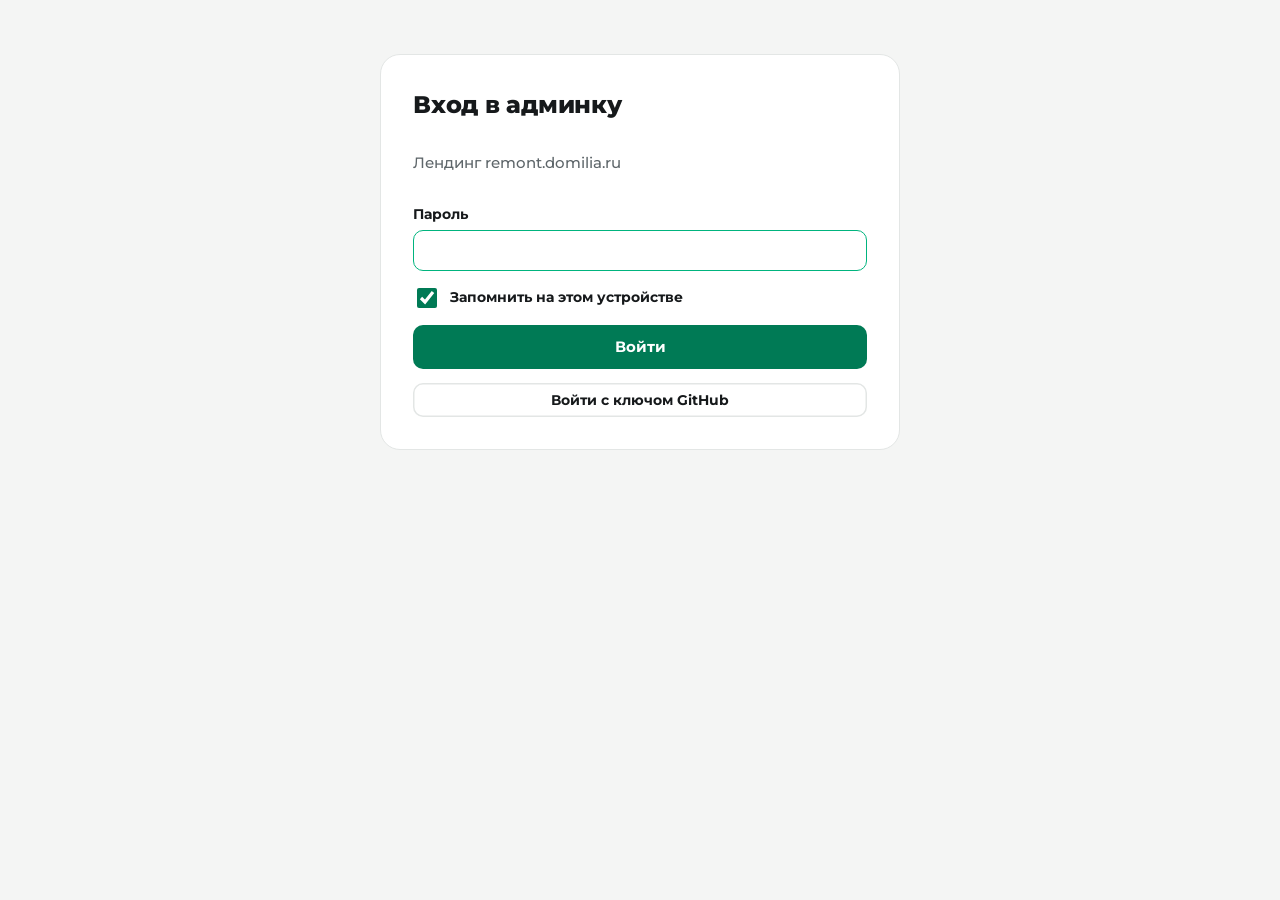
<file: admin/index.html>
<!DOCTYPE html>
<html lang="ru">
<head>
<meta charset="utf-8">
<meta name="viewport" content="width=device-width, initial-scale=1">
<meta name="robots" content="noindex, nofollow">
<title>Админка лендинга — Домилия</title>
<link rel="icon" href="/favicon.ico" sizes="any"><link rel="icon" href="/favicon.svg" type="image/svg+xml"><link rel="icon" type="image/png" sizes="120x120" href="/favicon-120x120.png"><link rel="apple-touch-icon" href="/apple-touch-icon.png">
<link href="https://fonts.googleapis.com/css2?family=Montserrat:wght@500;600;700;800&display=swap" rel="stylesheet">
<style>
:root{--ink:#16191B;--muted:#5E666A;--line:#E3E6E5;--bg:#F4F5F4;--g:#00B47E;--g2:#007A55;--gl:#E6F6F0;--red:#C0392B}
*{box-sizing:border-box}
body{margin:0;font:500 15px/1.5 Montserrat,Arial,sans-serif;color:var(--ink);background:var(--bg)}
h1,h2,h3{margin:0;font-weight:800;letter-spacing:-.01em}
h1{font-size:24px}h2{font-size:21px}h3{font-size:16px}
a{color:var(--g2)}
button{font:inherit;cursor:pointer}
.btn{display:inline-flex;align-items:center;justify-content:center;gap:8px;min-height:44px;padding:0 18px;border:0;border-radius:10px;background:var(--g2);color:#fff;font-weight:700;text-decoration:none}
.btn:disabled{opacity:.45;cursor:default}
.btn.lt{background:#fff;color:var(--ink);box-shadow:inset 0 0 0 1.5px var(--line)}
.btn.sm{min-height:34px;padding:0 12px;font-size:13.5px}
.btn.red{background:#fff;color:var(--red);box-shadow:inset 0 0 0 1.5px #F1C9C4}
.muted{color:var(--muted)}
/* вход */
.login{max-width:520px;margin:6vh auto;background:#fff;border-radius:20px;padding:32px;border:1px solid var(--line);display:grid;gap:14px}
.login ol{margin:6px 0 0 18px;padding:0;display:grid;gap:4px;font-size:14px}
.err{background:#FCEDEB;color:var(--red);border-radius:10px;padding:10px 12px;font-size:14px}
/* приложение */
.app{display:grid;grid-template-columns:250px minmax(0,1fr);min-height:100vh}
.side{background:var(--ink);color:#C9CFD2;padding:18px 12px;position:sticky;top:0;height:100vh;overflow-y:auto;display:flex;flex-direction:column;gap:2px}
.side .lg{display:flex;align-items:center;gap:10px;color:#fff;font-weight:800;letter-spacing:.12em;padding:4px 8px 16px;font-size:15px}
.side .lg i{width:30px;height:30px;border-radius:8px;background:var(--g);display:grid;place-items:center;font-style:normal;color:#06261B}
.side button{border:0;background:none;color:inherit;text-align:left;padding:9px 12px;border-radius:9px;font-size:14px;font-weight:600}
.side button:hover{background:rgba(255,255,255,.06)}
.side button.on{background:var(--g2);color:#fff}
.side .sp{flex:1}
.side small{padding:8px 12px;font-size:12px;color:#8C9599}
.main{padding:0 0 120px}
.bar{position:sticky;top:0;z-index:5;display:flex;align-items:center;gap:10px;flex-wrap:wrap;padding:14px 28px;background:rgba(244,245,244,.95);backdrop-filter:blur(8px);border-bottom:1px solid var(--line)}
.bar h1{flex:1;font-size:20px}
.state{font-size:13px;color:var(--muted);display:flex;align-items:center;gap:6px}
.state::before{content:"";width:8px;height:8px;border-radius:50%;background:var(--g)}
.state.dirty::before{background:#E6A817}
.wrap{padding:24px 28px;display:grid;gap:18px;max-width:980px}
.card{background:#fff;border:1px solid var(--line);border-radius:16px;padding:20px;display:grid;gap:14px}
.card>h3{display:flex;align-items:center;gap:10px}
.f{display:grid;gap:6px;font-size:13.5px;font-weight:700}
.f small{font-weight:500;color:var(--muted);font-size:12.5px}
input[type=text],input[type=number],input[type=password],textarea,select{width:100%;padding:10px 12px;border:1.5px solid var(--line);border-radius:10px;font:500 15px Montserrat,Arial,sans-serif;color:var(--ink);background:#fff;outline:none}
input:focus,textarea:focus,select:focus{border-color:var(--g)}
textarea{min-height:84px;resize:vertical;line-height:1.45}
.chk{display:flex;align-items:center;gap:10px;font-weight:700;font-size:14px;cursor:pointer}
.chk input{width:20px;height:20px;accent-color:var(--g2)}
.grid2{display:grid;grid-template-columns:repeat(2,minmax(0,1fr));gap:14px}
.grid3{display:grid;grid-template-columns:repeat(3,minmax(0,1fr));gap:14px}
.li{border:1.5px solid var(--line);border-radius:14px;padding:14px;display:grid;gap:12px;background:#FCFCFC}
.li-h{display:flex;align-items:center;gap:8px}
.li-h b{flex:1;font-size:14px}
.ib{width:32px;height:32px;border-radius:8px;border:1px solid var(--line);background:#fff;display:grid;place-items:center;font-size:15px;padding:0}
.ib:hover{border-color:var(--g)}
.ib.x:hover{border-color:var(--red);color:var(--red)}
.add{border:1.5px dashed #C9CFD2;background:none;border-radius:12px;padding:10px;font-weight:700;color:var(--g2)}
.add:hover{border-color:var(--g)}
.im{display:flex;gap:12px;align-items:center}
.im img{width:120px;height:80px;object-fit:cover;border-radius:10px;background:var(--bg);flex:none}
.gal{display:grid;grid-template-columns:repeat(auto-fill,minmax(130px,1fr));gap:10px}
.ph{position:relative;border-radius:10px;overflow:hidden;background:var(--bg);aspect-ratio:4/3}
.ph img{width:100%;height:100%;object-fit:cover;display:block}
.ph .ctl{position:absolute;inset:auto 6px 6px 6px;display:flex;gap:4px;justify-content:flex-end}
.ph .ctl button{width:28px;height:28px;border-radius:7px;border:0;background:rgba(255,255,255,.92);font-size:13px;padding:0}
.ph .cov{position:absolute;top:6px;left:6px;background:var(--g2);color:#fff;font-size:11px;font-weight:700;padding:2px 7px;border-radius:6px}
.drop{border:2px dashed #C9CFD2;border-radius:12px;padding:18px;text-align:center;color:var(--muted);font-size:14px;cursor:pointer;display:grid;place-items:center;aspect-ratio:4/3}
.drop.ov{border-color:var(--g);background:var(--gl)}
.drop b{color:var(--g2)}
.hint{background:var(--gl);border-radius:12px;padding:12px 14px;font-size:14px;line-height:1.5}
.hint.warn{background:#FFF6E0}
table.t{width:100%;border-collapse:collapse;font-size:14px}
table.t td,table.t th{padding:8px 10px;border-top:1px solid var(--line);text-align:left;vertical-align:top}
table.t th{font-size:12px;text-transform:uppercase;letter-spacing:.04em;color:var(--muted);border-top:0}
code{background:var(--bg);padding:2px 6px;border-radius:6px;font-size:13px}
/* предпросмотр */
.pv{position:fixed;inset:0;z-index:20;background:rgba(10,12,13,.8);display:flex;flex-direction:column}
.pv-h{display:flex;gap:8px;align-items:center;padding:10px 16px;background:var(--ink);color:#fff;flex-wrap:wrap}
.pv-h b{flex:1}
.pv-h button{border:0;border-radius:8px;padding:8px 12px;background:rgba(255,255,255,.1);color:#fff;font-weight:700;font-size:13px}
.pv-h button.on{background:var(--g2)}
.pv-b{flex:1;display:flex;justify-content:center;overflow:auto;padding:16px}
.pv iframe{border:0;background:#fff;border-radius:12px;height:100%;width:100%;max-width:100%}
.pv.mob iframe{width:390px}
/* публикация */
.ov{position:fixed;inset:0;z-index:30;background:rgba(10,12,13,.6);display:grid;place-items:center;padding:20px}
.ov-in{background:#fff;border-radius:18px;padding:26px;width:min(460px,100%);display:grid;gap:14px}
.ov ul{list-style:none;padding:0;margin:0;display:grid;gap:8px;font-size:14px}
.ov li::before{margin-right:8px}
.ov li.run::before{content:"⏳"}.ov li.ok::before{content:"✅"}.ov li.err{color:var(--red)}.ov li.err::before{content:"⚠️"}
.toast{position:fixed;left:50%;bottom:24px;transform:translateX(-50%);background:var(--ink);color:#fff;padding:10px 16px;border-radius:10px;font-size:14px;z-index:40}
[hidden]{display:none!important}
@media (max-width:860px){
  .app{grid-template-columns:minmax(0,1fr)}
  .side{position:static;height:auto;flex-direction:row;flex-wrap:nowrap;overflow-x:auto;padding:10px;gap:4px}
  .side .lg,.side .sp,.side small{display:none}
  .side button{white-space:nowrap;padding:8px 12px;font-size:13px;background:rgba(255,255,255,.06)}
  .bar{padding:12px 14px}.wrap{padding:16px 14px}
  .grid2,.grid3{grid-template-columns:minmax(0,1fr)}
}
</style>
</head>
<body>

<div class="login" id="plogin" hidden>
  <h1>Вход в админку</h1>
  <p class="muted">Лендинг remont.domilia.ru</p>
  <label class="f">Пароль<input type="password" id="pPass" autocomplete="current-password"></label>
  <label class="chk"><input type="checkbox" id="pRem" checked>Запомнить на этом устройстве</label>
  <div class="err" id="pErr" hidden></div>
  <button class="btn" id="pGo">Войти</button>
  <button class="btn lt sm" id="pKey" type="button">Войти с ключом GitHub</button>
</div>

<div class="login" id="login" hidden>
  <h1>Админка лендинга</h1>
  <p class="muted">Все изменения сохраняются в репозиторий GitHub, и лендинг remont.domilia.ru обновляется сам через 1–2 минуты.</p>
  <label class="f">Репозиторий<input type="text" id="lRepo" value="skvesna010-create/remont" autocomplete="off"></label>
  <label class="f">Ключ доступа GitHub<input type="password" id="lToken" placeholder="github_pat_…" autocomplete="off"></label>
  <div class="err" id="lErr" hidden></div>
  <button class="btn" id="lGo">Войти</button>
  <details><summary><b>Как получить ключ (2 минуты)</b></summary>
    <ol>
      <li>Откройте <a href="https://github.com/settings/personal-access-tokens/new" target="_blank" rel="noopener">GitHub → Settings → Fine-grained tokens → Generate new token</a>.</li>
      <li>Token name: <b>domilia-admin</b>. Expiration: 1 год.</li>
      <li>Repository access: <b>Only select repositories</b> → выберите <b>remont</b> (можно сразу и <b>smaltera</b> — тогда этот же ключ подойдёт и для админки основного сайта).</li>
      <li>Repository permissions → <b>Contents: Read and write</b>.</li>
      <li>Нажмите <b>Generate token</b>, скопируйте ключ и вставьте сюда.</li>
    </ol>
    <p class="muted" style="font-size:13px">Ключ хранится только в этом браузере. Никому его не передавайте.</p>
  </details>
</div>

<div class="app" id="app" hidden>
  <nav class="side" id="side"></nav>
  <div class="main">
    <div class="bar"><h1 id="ttl">Админка</h1><span class="state" id="state">Всё опубликовано</span>
      <button class="btn lt sm" id="pvBtn">Предпросмотр</button><button class="btn sm" id="pubBtn" disabled>Опубликовать</button></div>
    <div class="wrap" id="view"></div>
  </div>
</div>

<div class="pv" id="pv" hidden>
  <div class="pv-h"><b>Предпросмотр (ещё не опубликовано)</b>
    <button data-pg="page" class="on">Главная</button><button data-pg="thanks">Спасибо</button><button data-pg="notFound">404</button>
    <button id="pvMob">Телефон</button><button id="pvX">Закрыть ×</button></div>
  <div class="pv-b"><iframe id="pvF" title="Предпросмотр"></iframe></div>
</div>

<div class="ov" id="ov" hidden><div class="ov-in"><h2 id="ovT">Публикую…</h2><ul id="ovL"></ul><button class="btn" id="ovOk" hidden>Готово</button></div></div>

<script>
(function(){
'use strict';
var SITE = 'https://remont.domilia.ru/', BRANCH = 'main';
var WM_SVG = '<svg xmlns="http://www.w3.org/2000/svg" width="64" height="64" viewBox="30 26 418 416"><defs> <linearGradient id="gG" x1="0" y1="0" x2="0.35" y2="1"><stop offset="0" stop-color="#1FE6AA"/><stop offset=".45" stop-color="#00B47E"/><stop offset="1" stop-color="#006C4C"/></linearGradient> <linearGradient id="gBand" x1="55" y1="432" x2="351" y2="300" gradientUnits="userSpaceOnUse"><stop offset="0" stop-color="#00B47E"/><stop offset=".55" stop-color="#14D69C"/><stop offset="1" stop-color="#2A4A42"/></linearGradient> <linearGradient id="gRoof" x1="290" y1="36" x2="400" y2="160" gradientUnits="userSpaceOnUse"><stop offset="0" stop-color="#4A4F53"/><stop offset=".7" stop-color="#7C8488"/><stop offset="1" stop-color="#5C6367"/></linearGradient> <linearGradient id="gSide" x1="0" y1="0" x2="0" y2="1"><stop offset="0" stop-color="#5A6064"/><stop offset="1" stop-color="#2B2F32"/></linearGradient> <linearGradient id="gLow" x1="230" y1="300" x2="420" y2="430" gradientUnits="userSpaceOnUse"><stop offset="0" stop-color="#3A4044"/><stop offset="1" stop-color="#0E1011"/></linearGradient> <linearGradient id="gLeg" x1="0" y1="0" x2="0" y2="1"><stop offset="0" stop-color="#4C5357"/><stop offset="1" stop-color="#16191B"/></linearGradient></defs><g id="mark"> <path fill="url(#gLow)" d="M208,431 L351,328 L351,286 L438,252 L438,363 L351,431 Z"/> <path fill="url(#gSide)" d="M351,179 L438,129 L438,252 L351,286 Z"/> <path fill="url(#gRoof)" d="M290,36 L438,129 L351,179 L290,143 Z"/> <path fill="url(#gG)" d="M208,94 L290,36 L290,143 Z"/> <path fill="url(#gBand)" d="M55,432 L351,286 L351,328 L208,431 Z"/> <path fill="url(#gG)" d="M202,94 L112,159 L112,390 L150,370 L150,182 L202,145 Z"/> <path fill="url(#gLeg)" d="M202,145 L166,170 L166,363 L202,343 Z"/> <path fill="#0C3A2B" d="M150,214 L154,212 L154,368 L150,370 Z"/> <path fill="url(#gG)" d="M95,221 L40,257 L40,427 L95,398 Z"/> <path fill="#0C3A2B" d="M95,221 L99,226 L99,396 L95,398 Z"/></g></svg>';
function $(s, r){ return (r || document).querySelector(s); }
function $$(s, r){ return Array.prototype.slice.call((r || document).querySelectorAll(s)); }
function h(tag, a, kids){
  var e = document.createElement(tag); a = a || {};
  Object.keys(a).forEach(function(k){
    if (k === 'text') e.textContent = a[k]; else if (k === 'html') e.innerHTML = a[k];
    else if (k.slice(0, 2) === 'on') e[k] = a[k]; else if (a[k] != null && a[k] !== false) e.setAttribute(k, a[k] === true ? '' : a[k]);
  });
  (kids || []).forEach(function(c){ if (c != null) e.appendChild(typeof c === 'string' ? document.createTextNode(c) : c); });
  return e;
}
function toast(t){ var e = h('div', { class:'toast', text:t }); document.body.appendChild(e); setTimeout(function(){ e.remove(); }, 2600); }
function rnd(){ return Math.random().toString(36).slice(2, 8); }
function slug(s){ var m = { а:'a',б:'b',в:'v',г:'g',д:'d',е:'e',ё:'e',ж:'zh',з:'z',и:'i',й:'y',к:'k',л:'l',м:'m',н:'n',о:'o',п:'p',р:'r',с:'s',т:'t',у:'u',ф:'f',х:'h',ц:'c',ч:'ch',ш:'sh',щ:'sch',ъ:'',ы:'y',ь:'',э:'e',ю:'yu',я:'ya' };
  return String(s || 'foto').toLowerCase().split('').map(function(c){ return m[c] != null ? m[c] : c; }).join('').replace(/[^a-z0-9]+/g, '-').replace(/^-|-$/g, '').slice(0, 40) || 'foto'; }
function get(o, p){ return p.split('.').reduce(function(a, k){ return a == null ? undefined : a[k]; }, o); }
function set(o, p, v){ var ks = p.split('.'), l = ks.pop(); var t = ks.reduce(function(a, k){ if (a[k] == null || typeof a[k] !== 'object') a[k] = {}; return a[k]; }, o); t[l] = v; }

var CFG = {}; try { CFG = JSON.parse(localStorage.getItem('lp-admin') || sessionStorage.getItem('lp-admin') || '{}'); } catch(e){}
var C = null, C0 = '', files = {}, dels = {}, TREE = null, view = 'settings';

/* ================== GitHub ================== */
function gh(path, opt){
  opt = opt || {};
  var hd = { Authorization:'Bearer ' + CFG.token, 'X-GitHub-Api-Version':'2022-11-28', Accept: opt.raw ? 'application/vnd.github.raw+json' : 'application/vnd.github+json' };
  if (opt.body) hd['Content-Type'] = 'application/json';
  return fetch('https://api.github.com/repos/' + CFG.repo + path, { method:opt.method || 'GET', headers:hd, body:opt.body ? JSON.stringify(opt.body) : undefined, cache:'no-store' })
    .then(function(r){ if (!r.ok) return r.text().then(function(t){ var m = t; try { m = JSON.parse(t).message; } catch(e){} var er = new Error(r.status + ': ' + m); er.status = r.status; throw er; }); return opt.raw ? r.text() : r.json(); });
}
function tree(){ return TREE ? Promise.resolve(TREE) : gh('/git/trees/' + BRANCH + '?recursive=1').then(function(j){ TREE = j.tree.filter(function(x){ return x.type === 'blob'; }).map(function(x){ return x.path; }); return TREE; }); }

/* ================== пароль: ключ GitHub хранится зашифрованным ================== */
var enc = new TextEncoder(), dec = new TextDecoder();
function b2a(u){ return btoa(String.fromCharCode.apply(null, new Uint8Array(u))); }
function a2b(s){ return Uint8Array.from(atob(s), function(c){ return c.charCodeAt(0); }); }
function kdf(pass, salt, iter){
  return crypto.subtle.importKey('raw', enc.encode(pass), 'PBKDF2', false, ['deriveKey']).then(function(k){
    return crypto.subtle.deriveKey({ name:'PBKDF2', salt:salt, iterations:iter, hash:'SHA-256' }, k, { name:'AES-GCM', length:256 }, false, ['encrypt', 'decrypt']); });
}
function seal(token, pass){
  var salt = crypto.getRandomValues(new Uint8Array(16)), iv = crypto.getRandomValues(new Uint8Array(12)), iter = 600000;
  return kdf(pass, salt, iter).then(function(k){ return crypto.subtle.encrypt({ name:'AES-GCM', iv:iv }, k, enc.encode(token)); })
    .then(function(ct){ return { v:1, repo:CFG.repo, iter:iter, salt:b2a(salt), iv:b2a(iv), ct:b2a(ct) }; });
}
function unseal(K, pass){
  return kdf(pass, a2b(K.salt), K.iter).then(function(k){ return crypto.subtle.decrypt({ name:'AES-GCM', iv:a2b(K.iv) }, k, a2b(K.ct)); }).then(function(b){ return dec.decode(b); });
}
var KEYF = null;
function showPass(msg){ $('#app').hidden = true; $('#login').hidden = true; $('#plogin').hidden = false; if (msg){ $('#pErr').hidden = false; $('#pErr').textContent = msg; } setTimeout(function(){ $('#pPass').focus(); }, 50); }
$('#pKey').onclick = function(){ $('#plogin').hidden = true; showLogin(); };
$('#pPass').addEventListener('keydown', function(e){ if (e.key === 'Enter') $('#pGo').click(); });
$('#pGo').onclick = function(){
  var pass = $('#pPass').value; if (!pass) return showPass('Введите пароль.');
  $('#pGo').disabled = true; $('#pGo').textContent = 'Проверяю…';
  unseal(KEYF, pass).then(function(tok){
    CFG = { repo:KEYF.repo || 'skvesna010-create/remont', token:tok, remember:$('#pRem').checked };
    return boot();
  }).catch(function(e){ showPass(e && e.status ? 'Ключ внутри пароля больше не действует — войдите с новым ключом GitHub и задайте пароль заново.' : 'Неверный пароль.'); })
    .then(function(){ $('#pGo').disabled = false; $('#pGo').textContent = 'Войти'; });
};
function setPassCard(w){
  var c = h('div', { class:'card' }, [h('h3', { text:'Вход по паролю' }), h('div', { class:'hint', html:(KEYF ? 'Пароль уже задан. Можно поменять его: введите новый.' : 'Задайте пароль — и дальше в админку можно входить <b>только по паролю</b>, без ключа GitHub, с любого устройства.') + ' Ключ GitHub зашифруется этим паролем. Пароль — не короче 10 символов; если забудете, просто войдите с ключом и задайте новый.' })]);
  var p1 = h('input', { type:'password', autocomplete:'new-password' }), p2 = h('input', { type:'password', autocomplete:'new-password' }), msg = h('small', { text:'' });
  var b = h('button', { type:'button', class:'btn', text:'Сохранить пароль', onclick:function(){
    if (p1.value.length < 10) return (msg.textContent = 'Пароль должен быть не короче 10 символов.');
    if (p1.value !== p2.value) return (msg.textContent = 'Пароли не совпадают.');
    b.disabled = true; msg.textContent = 'Шифрую и сохраняю…';
    seal(CFG.token, p1.value).then(function(K){
      var body = { message:'Админка: пароль для входа', content:btoa(unescape(encodeURIComponent(JSON.stringify(K)))), branch:BRANCH };
      return gh('/contents/admin/key.json?ref=' + BRANCH).then(function(f){ body.sha = f.sha; }, function(){}).then(function(){ return gh('/contents/admin/key.json', { method:'PUT', body:body }); }).then(function(){ KEYF = K; });
    }).then(function(){ msg.textContent = 'Готово! Через 1–2 минуты можно входить по паролю.'; p1.value = p2.value = ''; })
      .catch(function(e){ msg.textContent = 'Не получилось: ' + e.message; }).then(function(){ b.disabled = false; });
  } });
  c.appendChild(h('div', { class:'grid2' }, [h('label', { class:'f' }, ['Новый пароль', p1]), h('label', { class:'f' }, ['Повторите пароль', p2])]));
  c.appendChild(h('div', { style:'display:flex;gap:12px;align-items:center;flex-wrap:wrap' }, [b, msg]));
  w.insertBefore(c, w.firstChild);
}

/* ================== вход ================== */
function showLogin(msg){ $('#app').hidden = true; $('#login').hidden = false; if (CFG.repo) $('#lRepo').value = CFG.repo; if (msg){ $('#lErr').hidden = false; $('#lErr').textContent = msg; } }
$('#lGo').onclick = function(){
  CFG = { repo:$('#lRepo').value.trim().replace(/^https?:\/\/github\.com\//, '').replace(/\/$/, ''), token:$('#lToken').value.trim() };
  if (!CFG.repo || !CFG.token) return showLogin('Заполните репозиторий и ключ.');
  $('#lGo').disabled = true; $('#lGo').textContent = 'Проверяю…';
  boot().catch(function(e){ showLogin(e.status === 401 ? 'Ключ не подходит — скопируйте его целиком.' : e.status === 404 ? 'Репозиторий не найден или ключу не дан доступ к нему.' : 'Ошибка: ' + e.message); })
    .then(function(){ $('#lGo').disabled = false; $('#lGo').textContent = 'Войти'; });
};
function boot(){
  return gh('').then(function(repo){
    if (repo.permissions && !repo.permissions.push) throw new Error('У ключа нет права записи (Contents: Read and write).');
    return gh('/contents/content.json?ref=' + BRANCH, { raw:true });
  }).then(function(t){
    C = JSON.parse(t); C0 = JSON.stringify(C);
    try { if (CFG.remember === false){ localStorage.removeItem('lp-admin'); sessionStorage.setItem('lp-admin', JSON.stringify(CFG)); } else localStorage.setItem('lp-admin', JSON.stringify(CFG)); } catch(e){}
    $('#login').hidden = true; $('#app').hidden = false; side(); go(view);
  });
}

/* ================== состояние ================== */
function isDirty(){ return JSON.stringify(C) !== C0 || Object.keys(files).length || Object.keys(dels).length; }
function mark(){
  var d = isDirty(), n = Object.keys(files).length, st = $('#state');
  st.classList.toggle('dirty', !!d);
  st.textContent = d ? 'Не опубликовано' + (n ? ' · новых фото: ' + n : '') : 'Всё опубликовано';
  $('#pubBtn').disabled = !d;
}
addEventListener('beforeunload', function(e){ if (C && isDirty()){ e.preventDefault(); e.returnValue = ''; } });

/* ================== фото: WebP + водяной знак ================== */
var heic = null;
function loadHeic(){ return heic || (heic = new Promise(function(res, rej){ var s = document.createElement('script'); s.src = 'https://cdn.jsdelivr.net/npm/heic2any@0.0.4/dist/heic2any.min.js'; s.onload = res; s.onerror = function(){ rej(new Error('Не удалось загрузить конвертер HEIC')); }; document.head.appendChild(s); })); }
function decode(file){
  return createImageBitmap(file, { imageOrientation:'from-image' }).catch(function(){
    if (/heic|heif/i.test(file.type) || /\.(heic|heif)$/i.test(file.name)) return loadHeic().then(function(){ return window.heic2any({ blob:file, toType:'image/jpeg', quality:.92 }); }).then(function(b){ return createImageBitmap(Array.isArray(b) ? b[0] : b); });
    return new Promise(function(res, rej){ var i = new Image(); i.onload = function(){ res(i); }; i.onerror = function(){ rej(new Error('Формат файла «' + file.name + '» не поддерживается. Сохраните его как JPG или PNG.')); }; i.src = URL.createObjectURL(file); });
  });
}
var wmP = null;
function wmLogo(){ return wmP || (wmP = new Promise(function(res){ var i = new Image(); i.onload = function(){ res(i); }; i.src = 'data:image/svg+xml;charset=utf-8,' + encodeURIComponent(WM_SVG); })); }
function drawWm(ctx, W, H, logo){
  var w = C.watermark || {}; if (w.on === false) return;
  var size = (+w.size || 12) / 100, ph = Math.max(20, Math.round(Math.min(W, H) * size * 0.5));
  var font = Math.round(ph * 0.5); ctx.font = '800 ' + font + 'px Montserrat, Arial, sans-serif';
  try { ctx.letterSpacing = Math.round(font * 0.16) + 'px'; } catch(e){}
  var text = 'ДОМИЛИЯ', tw = ctx.measureText(text).width, gap = Math.round(ph * 0.25), pw = ph + gap + tw, m = Math.round(ph * 0.7);
  var pos = w.pos || 'bc', x = pos === 'bl' ? m : pos === 'br' ? W - pw - m : (W - pw) / 2, y = H - ph - m;
  if (pos === 'c'){ x = (W - pw) / 2; y = (H - ph) / 2; }
  ctx.save(); ctx.globalAlpha = w.opacity != null ? +w.opacity : .35;
  ctx.shadowColor = 'rgba(0,0,0,.35)'; ctx.shadowBlur = Math.round(ph * 0.25);
  ctx.drawImage(logo, x, y, ph, ph);
  ctx.fillStyle = '#fff'; ctx.textBaseline = 'middle'; ctx.fillText(text, x + ph + gap, y + ph / 2 + 1);
  ctx.restore();
}
function render(bmp, max, wm, logo){
  var W = bmp.width, H = bmp.height, k = Math.min(1, max / Math.max(W, H)), w = Math.round(W * k), hh = Math.round(H * k);
  var c = document.createElement('canvas'); c.width = w; c.height = hh; var ctx = c.getContext('2d');
  ctx.imageSmoothingQuality = 'high'; ctx.drawImage(bmp, 0, 0, w, hh); if (wm) drawWm(ctx, w, hh, logo);
  return new Promise(function(res){ c.toBlob(function(b){ if (b && b.type === 'image/webp') res({ blob:b, ext:'webp' }); else c.toBlob(function(j){ res({ blob:j, ext:'jpg' }); }, 'image/jpeg', .86); }, 'image/webp', .82); });
}
function b64(blob){ return new Promise(function(res){ var r = new FileReader(); r.onload = function(){ res(String(r.result).split(',')[1]); }; r.readAsDataURL(blob); }); }
/* файл → '/img/имя.webp' (до публикации показывается из памяти браузера) */
function processPhoto(file, base, opt){
  opt = opt || {};
  return Promise.all([decode(file), wmLogo(), document.fonts.load('800 40px Montserrat').catch(function(){})]).then(function(r){
    return render(r[0], opt.max || 1920, opt.wm !== false, r[1]);
  }).then(function(o){
    var path = 'img/' + slug(base) + '-' + rnd() + '.' + o.ext;
    return b64(o.blob).then(function(d){ files[path] = { b64:d, url:URL.createObjectURL(o.blob) }; mark(); return '/' + path; });
  });
}
function src(u){ if (!u) return ''; var p = u.replace(/^\//, ''); if (files[p]) return files[p].url; return /^https?:|^data:|^blob:/.test(u) ? u : SITE.replace(/\/$/, '') + u; }
function forget(u){ if (!u || !/^\/img\//.test(u)) return; var p = u.slice(1); if (files[p]){ URL.revokeObjectURL(files[p].url); delete files[p]; } else dels[p] = true; mark(); }
function pick(multi, cb){ var i = h('input', { type:'file', accept:'image/*,.heic,.heif', multiple:multi }); i.onchange = function(){ if (i.files.length) cb(Array.prototype.slice.call(i.files)); }; i.click(); }

/* ================== поля ================== */
function field(obj, f){
  var key = f[0], label = f[1], type = f[2] || 'text', help = f[3], opt = f[4] || {};
  var val = get(obj, key);
  var wrap = h('label', { class:'f' }, [label]);
  function ch(v){ set(obj, key, v); mark(); }
  if (type === 'bool'){
    var cb = h('input', { type:'checkbox' }); cb.checked = val !== false && val != null && !!val; cb.onchange = function(){ ch(cb.checked); };
    return h('label', { class:'chk' }, [cb, label]);
  }
  if (type === 'text' || type === 'number'){
    var inp = h('input', { type:type === 'number' ? 'number' : 'text', step:'any' }); inp.value = val == null ? '' : val;
    inp.oninput = function(){ ch(type === 'number' ? (inp.value === '' ? 0 : +inp.value) : inp.value); }; wrap.appendChild(inp);
  } else if (type === 'textarea'){
    var ta = h('textarea'); ta.value = val == null ? '' : val; ta.oninput = function(){ ch(ta.value); }; wrap.appendChild(ta);
  } else if (type === 'select'){
    var se = h('select'); opt.options.forEach(function(o){ var op = h('option', { value:o[0], text:o[1] }); if (String(val) === String(o[0])) op.selected = true; se.appendChild(op); });
    se.onchange = function(){ ch(se.value); }; wrap.appendChild(se);
  } else if (type === 'image'){
    var im = h('img', { src:src(val), alt:'' });
    var up = h('button', { type:'button', class:'btn lt sm', text:'Загрузить фото', onclick:function(e){ e.preventDefault(); pick(false, function(fs){ up.disabled = true; up.textContent = 'Обрабатываю…';
      processPhoto(fs[0], opt.name || key, { wm:opt.wm }).then(function(p){ if (val && val !== p) forget(val); val = p; ch(p); im.src = src(p); })
        .catch(function(er){ alert(er.message); }).then(function(){ up.disabled = false; up.textContent = 'Загрузить фото'; }); }); } });
    var url = h('input', { type:'text', placeholder:'или ссылка на картинку' }); url.value = val || ''; url.onchange = function(){ val = url.value.trim(); ch(val); im.src = src(val); };
    wrap.appendChild(h('div', { class:'im' }, [im, h('div', { style:'display:grid;gap:8px;flex:1' }, [up, url])]));
  } else if (type === 'strings'){
    return listEd(obj, key, label, null, help);
  } else if (type === 'list'){
    return listEd(obj, key, label, opt.fields, help, opt);
  }
  if (help) wrap.appendChild(h('small', { text:help }));
  return wrap;
}
function listEd(obj, key, label, sub, help, opt){
  opt = opt || {};
  var box = h('div', { class:'f' }, [label]);
  if (help) box.appendChild(h('small', { text:help }));
  var lst = h('div', { style:'display:grid;gap:10px' }); box.appendChild(lst);
  function arr(){ var a = get(obj, key); if (!Array.isArray(a)){ a = []; set(obj, key, a); } return a; }
  function draw(){
    lst.innerHTML = ''; var a = arr();
    a.forEach(function(it, i){
      var head = h('div', { class:'li-h' }, [h('b', { text:sub ? (opt.title ? opt.title(it, i) : (i + 1) + '.') : '' }),
        h('button', { type:'button', class:'ib', title:'Выше', text:'↑', onclick:function(){ if (i){ a.splice(i - 1, 0, a.splice(i, 1)[0]); mark(); draw(); } } }),
        h('button', { type:'button', class:'ib', title:'Ниже', text:'↓', onclick:function(){ if (i < a.length - 1){ a.splice(i + 1, 0, a.splice(i, 1)[0]); mark(); draw(); } } }),
        opt.fixed ? null : h('button', { type:'button', class:'ib x', title:'Удалить', text:'×', onclick:function(){ if (confirm('Удалить этот пункт?')){ a.splice(i, 1); mark(); draw(); } } })]);
      if (!sub){
        var inp = h('input', { type:'text' }); inp.value = it; inp.oninput = function(){ a[i] = inp.value; mark(); };
        head.insertBefore(inp, head.firstChild.nextSibling); head.firstChild.remove(); lst.appendChild(head);
      } else {
        var li = h('div', { class:'li' }, [head]);
        var g = h('div', { class:sub.length > 2 ? 'grid2' : 'grid2' });
        sub.forEach(function(sf){ var el = field(it, sf); if (sf[2] === 'textarea' || sf[2] === 'list' || sf[2] === 'strings' || sf[2] === 'image') li.appendChild(el); else g.appendChild(el); });
        if (g.childNodes.length) li.insertBefore(g, li.childNodes[1]);
        lst.appendChild(li);
      }
    });
    if (!opt.fixed) lst.appendChild(h('button', { type:'button', class:'add', text:'+ Добавить', onclick:function(){ var a2 = arr(); a2.push(sub ? JSON.parse(JSON.stringify(opt.blank || {})) : ''); mark(); draw(); } }));
  }
  draw(); return box;
}
function card(title, fields, obj, note){
  var c = h('div', { class:'card' }, [h('h3', { text:title })]);
  if (note) c.appendChild(h('div', { class:'hint', html:note }));
  var g = null;
  fields.forEach(function(f){
    var t = f[2] || 'text', wide = t === 'textarea' || t === 'list' || t === 'strings' || t === 'image' || t === 'bool' || (f[4] && f[4].wide);
    if (wide){ g = null; c.appendChild(field(obj, f)); }
    else { if (!g){ g = h('div', { class:'grid2' }); c.appendChild(g); } g.appendChild(field(obj, f)); }
  });
  return c;
}

/* ================== разделы ================== */
var KINDS = [['cosm', 'Косметический'], ['cap', 'Под ключ / капитальный'], ['design', 'Дизайнерский']];
var ICONS = [['doc','Документ'],['card','Карта / оплата'],['shield','Щит / гарантия'],['clock','Часы / сроки'],['cart','Корзина / материалы'],['phone','Телефон'],['star','Звезда'],['tools','Инструменты'],['home','Дом'],['users','Люди'],['check','Галочка'],['ruble','Рубль']];
var SHOW = function(t){ return ['show', 'Показывать блок «' + t + '» на странице', 'bool']; };
var V = {
  settings:['Контакты и настройки', function(w){
    setPassCard(w);
    w.appendChild(card('Контакты', [['phone','Телефон','text','В формате +7 (992) 001-43-88'],['hours','Часы работы','text'],['whatsapp','WhatsApp — номер','text','Например 79920014388. Пусто — кнопки не будет'],['max','MAX — ссылка','text'],['telegram','Telegram — @ник или ссылка','text'],['headerBtn','Кнопка в шапке','text']], C.settings));
    w.appendChild(card('Заявки', [['email','Почта для заявок','text','Сюда приходят заявки'],['crm','Адрес приёма заявок в CRM (Домилия Про)','text','Домилия Про → Настройки CRM → Заявки с сайтов → «Адрес для приёма заявок». Заявки сразу появятся в CRM со звуком'],['formKey','Секретный ключ FormSubmit (по желанию)','text','Длинный код из письма FormSubmit. Если указан — почта не видна в коде страницы, ботам её не найти']], C.settings,
      'Заявки отправляет сервис FormSubmit. <b>После первой заявки</b> на почту придёт письмо «Activate Form» — нажмите в нём кнопку, иначе заявки не будут приходить. В следующем письме будет секретный ключ — вставьте его в поле ниже.'));
    w.appendChild(card('Реквизиты (подвал)', [['company.name','Название (ИП / ООО)'],['company.inn','ИНН'],['company.ogrn','ОГРН / ОГРНИП'],['company.address','Адрес']], C.settings));
    w.appendChild(card('Ссылки', [['mainSite','Основной сайт'],['privacyUrl','Политика конфиденциальности'],['consentUrl','Согласие на обработку данных']], C.settings));
  }],
  seo:['SEO и соцсети', function(w){
    w.appendChild(card('Поиск и соцсети', [['title','Заголовок вкладки (title)','text','До 70 символов',{ wide:true }],['description','Описание для поиска','textarea','До 160 символов'],['ogImage','Картинка для соцсетей и мессенджеров','image','',{ name:'og' }],['index','Разрешить показ лендинга в поиске','bool']], C.seo,
      'Лендинг сделан для рекламы, поэтому по умолчанию скрыт от поиска — чтобы Яндекс не считал его копией основного сайта domilia.ru.'));
  }],
  hero:['Первый экран', function(w){
    w.appendChild(card('Заголовок', [['pre','Надпись над заголовком'],['title','Заголовок — начало'],['accent','Заголовок — выделено зелёным'],['titleEnd','Заголовок — конец'],['sub','Подзаголовок','textarea','**текст** — выделить жирным'],['subMore','Подзаголовок — продолжение (скрыто на телефоне)'],['subEnd','Подзаголовок — призыв'],['gift','Плашка с подарком','text','',{ wide:true }],['bg','Фоновое фото','image','',{ name:'hero', wm:false }]], C.hero));
    w.appendChild(card('Три цифры', [['facts','Цифры под заголовком','list','',{ fields:[['b','Цифра'],['t','Подпись']], blank:{ b:'', t:'' } }]], C.hero));
  }],
  quiz:['Калькулятор', function(w){
    w.appendChild(card('Тексты', [['title','Заголовок калькулятора'],['note','Подпись внизу'],['resultLabel','Над итоговой суммой'],['btn','Кнопка отправки'],['formLead','Текст над полем телефона','textarea']], C.quiz));
    w.appendChild(card('Цены для расчёта, ₽ за м²', [['rates.cosm','Косметический','number'],['rates.cap','Под ключ','number'],['rates.design','Дизайнерский','number'],['oldFlat','Коэффициент для вторички','number','1.18 = +18%'],['bath.cosm','Санузел — косметика, ₽','number'],['bath.cap','Санузел — под ключ, ₽','number'],['bath.design','Санузел — дизайнерский, ₽','number']], C.quiz,
      'Итог считается так: цена за м² × площадь (× коэффициент для вторички) + санузел. Показывается вилка: от −10% до +12%.'));
    w.appendChild(card('Варианты ответов', [
      ['flat','Тип квартиры','list','',{ fixed:true, fields:[['t','Название'],['s','Подпись'],['img','Фото','image','',{ name:'quiz', wm:false }]] }],
      ['rooms','Комнаты и площадь','list','',{ fields:[['t','Название'],['s','Подпись'],['a','Площадь для расчёта, м²','number']], blank:{ t:'', s:'', a:50 } }],
      ['kinds','Виды ремонта','list','',{ fixed:true, fields:[['t','Название'],['s','Подпись']] }],
      ['when','Когда начать','strings']], C.quiz));
  }],
  prices:['Цены', function(w){
    w.appendChild(card('Блок цен', [SHOW('Цены'),['tag','Метка'],['title','Заголовок'],['sub','Подзаголовок','textarea']], C.prices));
    w.appendChild(card('Прайс', [['rows','Виды ремонта','list','',{ title:function(it){ return it.name || 'Новая строка'; }, fields:[['name','Название'],['note','Подпись'],['price','Цена за м²'],['min','Мин. заказ'],['term','Срок'],['kind','Куда ведёт в калькуляторе','select','',{ options:KINDS }],['inc','Что входит','textarea'],['hit','Выделить строку','bool']], blank:{ name:'', note:'', inc:'', price:'', min:'', term:'', hit:false, kind:'cap' } }]], C.prices));
    w.appendChild(card('Таблица «Сколько стоит ваша квартира»', [['show','Показывать таблицу','bool'],['title','Заголовок'],['note','Подпись под таблицей'],['btn','Кнопка'],
      ['cols','Колонки (виды ремонта)','list','Сумма считается автоматически: цена за м² × площадь',{ fields:[['name','Название'],['rate','Цена за м²','number'],['hl','Выделить колонку','bool']], blank:{ name:'', rate:0, hl:false } }],
      ['rows','Строки (квартиры)','list','',{ fields:[['name','Название'],['area','Площадь, м²','number']], blank:{ name:'', area:50 } }]], C.prices.matrix));
    w.appendChild(card('Дополнительные услуги', [['adds','Карточки','list','',{ fields:[['name','Название'],['text','Текст','text','**текст** — выделить зелёным']], blank:{ name:'', text:'' } }]], C.prices));
  }],
  objects:['Объекты', objectsView],
  reviews:['Отзывы', function(w){
    w.appendChild(card('Блок «Отзывы»', [SHOW('Отзывы'),['tag','Метка'],['title','Заголовок'],['sub','Подзаголовок','textarea'],['rating','Рейтинг, например 4,9'],['count','Подпись к рейтингу, например «по 37 отзывам на Яндекс Картах»'],['yandex','Ссылка на отзывы в Яндекс Картах'],['gis','Ссылка на отзывы в 2ГИС']], C.reviews,
      'Блок появится на сайте, когда будет хотя бы один отзыв. Добавляйте <b>только настоящие</b> отзывы клиентов — например, перенесите их с Яндекс Карт или 2ГИС и укажите ссылку на оригинал. Выдуманные отзывы запрещены законом о рекламе и подрывают доверие.'));
    w.appendChild(card('Отзывы', [['items','Отзывы клиентов','list','',{ title:function(it){ return (it.name || 'Новый отзыв') + (it.work ? ' — ' + it.work : ''); }, fields:[['name','Имя клиента'],['place','Район / дом'],['work','Что делали'],['date','Когда, например «октябрь 2026»'],['stars','Оценка','select','',{ options:[['5','★★★★★ 5'],['4','★★★★ 4'],['3','★★★ 3']] }],['source','Где оставлен','select','',{ options:[['yandex','Яндекс Карты'],['2gis','2ГИС'],['avito','Авито'],['vk','ВКонтакте'],['site','Лично / по почте']] }],['link','Ссылка на оригинал отзыва','text','',{ wide:true }],['text','Текст отзыва','textarea'],['photo','Фото клиента (по желанию)','image','',{ name:'review', wm:false }]], blank:{ name:'', place:'', work:'', date:'', stars:'5', source:'yandex', link:'', text:'', photo:'' } }]], C.reviews));
  }],
  team:['Команда', function(w){
    w.appendChild(card('Блок «Команда»', [SHOW('Команда'),['tag','Метка'],['title','Заголовок'],['sub','Подзаголовок','textarea']], C.team,
      'Если имя не заполнено — в карточке показывается только должность. Фото лучше квадратное, лицо по центру, на светлом фоне.'));
    w.appendChild(card('Сотрудники', [['items','Сотрудники','list','',{ title:function(it){ return (it.name || 'Без имени') + ' — ' + (it.role || ''); }, fields:[['name','Имя и фамилия'],['role','Должность'],['exp','Стаж, например «опыт 12 лет»'],['text','Чем занимается','textarea'],['photo','Фото','image','',{ name:'team', wm:false }]], blank:{ name:'', role:'', exp:'', text:'', photo:'' } }]], C.team));
  }],
  gift:['Подарок', function(w){ w.appendChild(card('Блок «Подарок»', [SHOW('Подарок'),['tag','Метка'],['title','Заголовок'],['badge','Наклейка на фото'],['btn','Кнопка'],['text','Текст','textarea'],['note','Условие мелким шрифтом','text','',{ wide:true }],['img','Фото','image','',{ name:'gift' }],['items','Пункты','list','',{ fields:[['t','Пункт'],['s','Пояснение']], blank:{ t:'', s:'' } }]], C.gift)); }],
  film:['Ролик', function(w){ w.appendChild(card('Ролик о компании', [SHOW('Ролик'),['tag','Метка'],['title','Заголовок'],['video','Ссылка на видео (mp4)','text','',{ wide:true }],['poster','Обложка видео','image','',{ name:'poster', wm:false }],['items','Пункты рядом с видео','strings']], C.film,
    'Видео лучше хранить на основном сайте: <code>https://domilia.ru/media/…mp4</code>. Чтобы заменить ролик, пришлите его разработчику или загрузите в админке основного сайта.')); }],
  steps:['Этапы ремонта', function(w){ w.appendChild(card('Как проходит ремонт', [SHOW('Этапы'),['tag','Метка'],['title','Заголовок'],['items','Этапы','list','',{ fields:[['t','Название'],['badge','Наклейка (необязательно)'],['s','Описание','textarea']], blank:{ t:'', s:'', badge:'' } }]], C.steps)); }],
  why:['Почему мы', function(w){ w.appendChild(card('Почему с нами спокойно', [SHOW('Почему мы'),['tag','Метка'],['title','Заголовок'],['items','Пункты','list','',{ fields:[['t','Заголовок'],['icon','Значок','select','',{ options:ICONS }],['s','Текст','textarea']], blank:{ t:'', s:'', icon:'check' } }]], C.why)); }],
  faq:['Вопросы', function(w){ w.appendChild(card('Частые вопросы', [SHOW('Вопросы'),['tag','Метка'],['title','Заголовок'],['items','Вопросы','list','',{ title:function(it){ return it.q || 'Новый вопрос'; }, fields:[['q','Вопрос','text','',{ wide:true }],['a','Ответ','textarea']], blank:{ q:'', a:'' } }]], C.faq)); }],
  final:['Запись на замер', function(w){ w.appendChild(card('Финальный блок', [['tag','Метка'],['title','Заголовок'],['formTitle','Заголовок формы'],['btn','Кнопка'],['text','Текст','textarea'],['items','Пункты с галочками','strings']], C.final)); }],
  pages:['Спасибо, 404, cookie', function(w){
    w.appendChild(card('Страница «Спасибо»', [['title','Заголовок'],['btn','Ссылка на главную'],['text','Текст','textarea'],['steps','Что будет дальше','list','',{ fields:[['t','Шаг'],['s','Пояснение']], blank:{ t:'', s:'' } }]], C.thanks,
      'Сюда человек попадает после отправки заявки. Это <b>главная цель</b> для Метрики и Директа: адрес <code>/spasibo/</code>.'));
    w.appendChild(card('Страница 404', [['title','Заголовок'],['text','Текст','textarea']], C.notFound));
    w.appendChild(card('Плашка cookie', [['text','Текст','textarea'],['btn','Кнопка']], C.cookie));
  }],
  protect:['Защита и водяной знак', function(w){
    w.appendChild(card('Защита заявок от ботов', [['minSeconds','Не раньше чем через, сек','number','Боты заполняют форму мгновенно'],['maxPerDay','Заявок с одного устройства в сутки','number']], C.antispam,
      'Уже работает: скрытое поле-ловушка для ботов, проверка «живого» поведения (движение, касание, ввод), фильтр автоматических браузеров, проверка номера (повторы и «1234567» не пройдут), защита от повторной отправки. Ботам показывается «Спасибо», но заявка не отправляется — так они не понимают, что их отсеяли.'));
    var wm = card('Водяной знак на фото', [['on','Ставить логотип на загружаемые фото','bool'],['opacity','Прозрачность (0.1 — почти не видно, 1 — ярко)','number'],['size','Размер, % от фото','number'],['pos','Где','select','',{ options:[['bc','Снизу по центру'],['br','Снизу справа'],['bl','Снизу слева'],['c','В центре']] }]], C.watermark);
    var cv = h('canvas', { width:640, height:400, style:'width:100%;max-width:480px;border-radius:10px;background:#9AA2A6' });
    var tb = h('button', { type:'button', class:'btn lt sm', text:'Показать пример', onclick:function(){ var x = cv.getContext('2d'), g = x.createLinearGradient(0, 0, 640, 400); g.addColorStop(0, '#C9B79C'); g.addColorStop(1, '#5E666A'); x.fillStyle = g; x.fillRect(0, 0, 640, 400); Promise.all([wmLogo(), document.fonts.load('800 40px Montserrat')]).then(function(r){ drawWm(x, 640, 400, r[0]); }); } });
    wm.appendChild(h('div', { style:'display:grid;gap:10px' }, [tb, cv])); w.appendChild(wm); tb.onclick();
  }],
  metrika:['Метрика и цели', function(w){
    w.appendChild(card('Счётчик', [['ym','Номер счётчика Яндекс Метрики','number','Пусто или 0 — Метрика не подключена']], C.settings));
    var goals = [['Посещение страницы /spasibo/','URL: содержит <code>/spasibo/</code>','<b>Главная цель</b> — заявка отправлена. Её ставьте в Директе для оптимизации'],
      ['lead','JavaScript-событие','Заявка успешно отправлена (дублирует главную)'],['lp_quiz_start','JavaScript-событие','Начал отвечать в калькуляторе'],['lp_quiz_done','JavaScript-событие','Дошёл до расчёта цены'],
      ['lp_form_focus','JavaScript-событие','Начал вводить телефон'],['lp_form_submit','JavaScript-событие','Нажал «Отправить» (включая ошибки)'],['lp_call','JavaScript-событие','Нажал на номер телефона'],['lp_messenger','JavaScript-событие','Нажал на мессенджер'],
      ['lp_object','JavaScript-событие','Открыл объект'],['lp_video','JavaScript-событие','Включил ролик'],['lp_price_click','JavaScript-событие','Нажал на строку прайса'],['lp_bot','JavaScript-событие','Заявку отсеяла защита от ботов — для контроля']];
    var tb = h('table', { class:'t', html:'<tr><th>Цель (идентификатор)</th><th>Тип в Метрике</th><th>Что значит</th></tr>' + goals.map(function(g){ return '<tr><td><code>' + g[0] + '</code></td><td>' + g[1] + '</td><td>' + g[2] + '</td></tr>'; }).join('') });
    w.appendChild(h('div', { class:'card' }, [h('h3', { text:'Как подключить Метрику и цели' }), h('ol', { style:'margin:0 0 0 18px;padding:0;display:grid;gap:6px', html:
      '<li>Откройте <a href="https://metrika.yandex.ru" target="_blank" rel="noopener">metrika.yandex.ru</a> → «Добавить счётчик». Адрес сайта: <code>remont.domilia.ru</code>, включите «Вебвизор».</li>' +
      '<li>Скопируйте номер счётчика (8–9 цифр), впишите в поле выше и нажмите «Опубликовать». Код вставлять никуда не нужно.</li>' +
      '<li>В Метрике: «Цели» → «Добавить цель». Главная: тип «Посещение страниц», условие «URL содержит» <code>/spasibo/</code>, отметьте её как ключевую.</li>' +
      '<li>Остальные цели из таблицы — тип «JavaScript-событие», идентификатор как в таблице.</li>' +
      '<li>В Директе в настройках кампании укажите этот счётчик и выберите цель «Заявка» (/spasibo/) для оптимизации.</li>' }), tb]));
    w.appendChild(h('div', { class:'card' }, [h('h3', { text:'Защита от скликивания в Директе' }), h('ul', { style:'margin:0 0 0 18px;padding:0;display:grid;gap:6px', html:
      '<li>Запускайте сначала <b>только поиск</b> — в Рекламной сети (РСЯ) скликивания больше всего.</li>' +
      '<li>В РСЯ регулярно смотрите отчёт «Площадки» и запрещайте показы на сайтах и приложениях с кликами без заявок (обычно игры и «мусорные» приложения).</li>' +
      '<li>В Метрике: «Отчёты → Роботы» и Вебвизор — если видите странные визиты по 1–3 секунды из одного города, исключайте их IP в настройках кампании («Запрещённые IP»).</li>' +
      '<li>Ставьте стратегию с оплатой за конверсии (цель /spasibo/) — тогда за пустые клики вы платите меньше.</li>' +
      '<li>Ставьте гео только Екатеринбург и область, а показы — в рабочее время.</li>' +
      '<li>На сайте уже стоит фильтр ботов в формах: ложные заявки не придут вам на почту.</li>' })]));
  }]
};
var ORDER = ['settings','hero','quiz','prices','objects','reviews','team','gift','film','steps','why','faq','final','pages','seo','metrika','protect'];

function side(){
  var s = $('#side'); s.innerHTML = '';
  s.appendChild(h('div', { class:'lg', html:'<i>Д</i>ДОМИЛИЯ' }));
  ORDER.forEach(function(k){ s.appendChild(h('button', { type:'button', 'data-v':k, text:V[k][0], onclick:function(){ go(k); } })); });
  s.appendChild(h('div', { class:'sp' }));
  s.appendChild(h('button', { type:'button', text:'Открыть лендинг ↗', onclick:function(){ open(SITE, '_blank'); } }));
  s.appendChild(h('button', { type:'button', text:'Выйти', onclick:function(){ if (isDirty() && !confirm('Есть неопубликованные изменения. Выйти?')) return; localStorage.removeItem('lp-admin'); sessionStorage.removeItem('lp-admin'); location.reload(); } }));
  s.appendChild(h('small', { text:'remont.domilia.ru' }));
}
function go(k){
  view = k; $$('#side [data-v]').forEach(function(b){ b.classList.toggle('on', b.dataset.v === k); });
  $('#ttl').textContent = V[k][0]; var w = $('#view'); w.innerHTML = ''; V[k][1](w); scrollTo(0, 0);
}

/* ---------- объекты ---------- */
function objectsView(w){
  var O = C.objects;
  w.appendChild(card('Блок «Объекты»', [SHOW('Объекты'),['tag','Метка'],['title','Заголовок'],['btn','Кнопка в карточке объекта'],['sub','Подзаголовок','textarea']], O,
    'Объект с отметкой «пример» помечается на сайте надписью «пример». Настоящие объекты ставьте первыми. Можно загрузить сразу много фото — они сами уменьшатся, сожмутся в WebP и получат водяной знак.'));
  var list = h('div', { style:'display:grid;gap:18px' }); w.appendChild(list);
  function draw(){
    list.innerHTML = '';
    O.items.forEach(function(p, i){
      var c = h('div', { class:'card' });
      c.appendChild(h('div', { class:'li-h' }, [h('h3', { text:(i + 1) + '. ' + (p.title || 'Новый объект'), style:'flex:1' }),
        h('button', { type:'button', class:'ib', text:'↑', title:'Выше', onclick:function(){ if (i){ O.items.splice(i - 1, 0, O.items.splice(i, 1)[0]); mark(); draw(); } } }),
        h('button', { type:'button', class:'ib', text:'↓', title:'Ниже', onclick:function(){ if (i < O.items.length - 1){ O.items.splice(i + 1, 0, O.items.splice(i, 1)[0]); mark(); draw(); } } }),
        h('button', { type:'button', class:'ib x', text:'×', title:'Удалить объект', onclick:function(){ if (confirm('Удалить объект «' + (p.title || '') + '» вместе с фото?')){ (p.photos || []).forEach(forget); O.items.splice(i, 1); mark(); draw(); } } })]));
      var g = h('div', { class:'grid3' });
      [['title','Название','text'],['type','Вид ремонта'],['district','Район'],['area','Площадь, м²','number'],['days','Срок, дней','number'],['price','Стоимость работ'],['year','Год','number']].forEach(function(f){ g.appendChild(field(p, f)); });
      g.appendChild(field(p, ['demo','Пример (не наш объект)','bool']));
      c.appendChild(g);
      c.appendChild(field(p, ['task','Задача клиента','textarea']));
      c.appendChild(field(p, ['done','Что сделали','strings']));
      c.appendChild(gallery(p));
      list.appendChild(c);
    });
    list.appendChild(h('button', { type:'button', class:'add', text:'+ Добавить объект', onclick:function(){ O.items.unshift({ title:'', type:'Ремонт под ключ', district:'', area:'', days:'', price:'', year:new Date().getFullYear(), demo:false, task:'', done:[], photos:[] }); mark(); draw(); } }));
  }
  draw();
}
function gallery(p){
  p.photos = p.photos || [];
  var box = h('div', { class:'f' }, ['Фото (первое — обложка)']), g = h('div', { class:'gal' }); box.appendChild(g);
  var info = h('small', { text:'' }); box.appendChild(info);
  function draw(){
    g.innerHTML = '';
    p.photos.forEach(function(u, i){
      g.appendChild(h('div', { class:'ph' }, [h('img', { src:src(u), alt:'', loading:'lazy' }), i === 0 ? h('span', { class:'cov', text:'обложка' }) : null,
        h('div', { class:'ctl' }, [
          i ? h('button', { type:'button', title:'Сделать обложкой', text:'★', onclick:function(){ p.photos.unshift(p.photos.splice(i, 1)[0]); mark(); draw(); } }) : null,
          i ? h('button', { type:'button', title:'Левее', text:'←', onclick:function(){ p.photos.splice(i - 1, 0, p.photos.splice(i, 1)[0]); mark(); draw(); } }) : null,
          h('button', { type:'button', title:'Удалить', text:'×', onclick:function(){ forget(p.photos[i]); p.photos.splice(i, 1); mark(); draw(); } })])]));
    });
    var d = h('div', { class:'drop', html:'<span><b>+ Добавить фото</b><br>можно сразу много, или перетащите сюда</span>' });
    d.onclick = function(){ pick(true, add); };
    d.ondragover = function(e){ e.preventDefault(); d.classList.add('ov'); }; d.ondragleave = function(){ d.classList.remove('ov'); };
    d.ondrop = function(e){ e.preventDefault(); d.classList.remove('ov'); add(Array.prototype.slice.call(e.dataTransfer.files).filter(function(f){ return /image|heic|heif/i.test(f.type + f.name); })); };
    g.appendChild(d);
  }
  function add(fs){
    var n = 0; info.textContent = 'Обрабатываю 0 из ' + fs.length + '…';
    fs.reduce(function(pr, f){ return pr.then(function(){ return processPhoto(f, p.title || 'obekt').then(function(u){ p.photos.push(u); n++; info.textContent = 'Обрабатываю ' + n + ' из ' + fs.length + '…'; draw(); }).catch(function(er){ alert(er.message); }); }); }, Promise.resolve())
      .then(function(){ info.textContent = 'Готово: добавлено ' + n + ' фото. Не забудьте нажать «Опубликовать».'; mark(); });
  }
  draw(); return box;
}

/* ================== предпросмотр ================== */
var pvPage = 'page';
function preview(){
  var c2 = JSON.parse(JSON.stringify(C)), html = window.LPT[pvPage](c2);
  Object.keys(files).forEach(function(p){ html = html.split('/' + p).join(files[p].url); });
  html = html.replace('<head>', '<head><base href="' + location.origin + '/">');
  $('#pvF').srcdoc = html;
}
$('#pvBtn').onclick = function(){ if (!window.LPT) return alert('Шаблон ещё загружается, попробуйте через секунду.'); $('#pv').hidden = false; preview(); };
$('#pvX').onclick = function(){ $('#pv').hidden = true; };
$('#pvMob').onclick = function(){ $('#pv').classList.toggle('mob'); this.classList.toggle('on'); };
$$('#pv [data-pg]').forEach(function(b){ b.onclick = function(){ pvPage = b.dataset.pg; $$('#pv [data-pg]').forEach(function(x){ x.classList.toggle('on', x === b); }); preview(); }; });

/* ================== публикация ================== */
function stepLi(t){ var li = h('li', { class:'run', text:t }); $('#ovL').appendChild(li); return li; }
$('#pubBtn').onclick = function(){
  if (!window.LPT) return alert('Шаблон ещё загружается, попробуйте через секунду.');
  var s = C.settings;
  if (s.phone && s.phone.replace(/\D/g, '').length !== 11 && !confirm('Телефон выглядит неполным: ' + s.phone + '. Всё равно опубликовать?')) return;
  $('#ov').hidden = false; $('#ovL').innerHTML = ''; $('#ovOk').hidden = true; $('#ovT').textContent = 'Публикую…';
  C._v = Date.now();
  var paths = Object.keys(files), dpaths = Object.keys(dels), s0, l1, l2;
  l1 = stepLi('Загружаю фото: 0 из ' + paths.length);
  gh('/git/ref/heads/' + BRANCH).then(function(ref){ s0 = ref.object.sha; return gh('/git/commits/' + s0); }).then(function(cm){
    var base = cm.tree.sha, done = 0;
    return paths.reduce(function(pr, path){ return pr.then(function(acc){ return gh('/git/blobs', { method:'POST', body:{ content:files[path].b64, encoding:'base64' } }).then(function(b){ done++; l1.textContent = 'Загружаю фото: ' + done + ' из ' + paths.length; acc.push({ path:path, mode:'100644', type:'blob', sha:b.sha }); return acc; }); }); }, Promise.resolve([]))
      .then(function(entries){
        l1.className = 'ok'; l2 = stepLi('Собираю страницы');
        var json = JSON.stringify(C, null, 1);
        entries.push({ path:'content.json', mode:'100644', type:'blob', content:json });
        entries.push({ path:'index.html', mode:'100644', type:'blob', content:window.LPT.page(C) });
        entries.push({ path:'spasibo/index.html', mode:'100644', type:'blob', content:window.LPT.thanks(C) });
        entries.push({ path:'404.html', mode:'100644', type:'blob', content:window.LPT.notFound(C) });
        return tree().then(function(T){ dpaths.forEach(function(p){ if (T.indexOf(p) > -1) entries.push({ path:p, mode:'100644', type:'blob', sha:null }); }); return gh('/git/trees', { method:'POST', body:{ base_tree:base, tree:entries } }); });
      });
  }).then(function(t){ return gh('/git/commits', { method:'POST', body:{ message:'Админка лендинга: изменения' + (paths.length ? ', фото: ' + paths.length : ''), tree:t.sha, parents:[s0] } }); })
    .then(function(cm){ return gh('/git/refs/heads/' + BRANCH, { method:'PATCH', body:{ sha:cm.sha } }); })
    .then(function(){
      l2.className = 'ok'; stepLi('Готово! Лендинг обновится через 1–2 минуты.').className = 'ok'; $('#ovT').textContent = 'Опубликовано';
      if (TREE){ paths.forEach(function(p){ TREE.push(p); }); TREE = TREE.filter(function(p){ return dpaths.indexOf(p) < 0; }); }
      Object.keys(files).forEach(function(p){ files[p].url && 0; }); files = {}; dels = {}; C0 = JSON.stringify(C); mark();
      $('#ovOk').hidden = false; $('#ovOk').textContent = 'Отлично';
    }).catch(function(e){
      $('#ovL').appendChild(h('li', { class:'err', text:'Ошибка: ' + e.message + (e.status === 409 || e.status === 422 ? ' — возможно, лендинг только что обновили. Обновите страницу (F5) и повторите.' : '') }));
      $('#ovT').textContent = 'Не получилось'; $('#ovOk').hidden = false; $('#ovOk').textContent = 'Закрыть';
    });
};
$('#ovOk').onclick = function(){ $('#ov').hidden = true; go(view); };

/* шаблон страниц — тот же, что опубликован */
var ts = document.createElement('script'); ts.src = '/tpl.js?t=' + Date.now(); document.head.appendChild(ts);

fetch('/admin/key.json?t=' + Date.now(), { cache:'no-store' }).then(function(r){ return r.ok ? r.json() : null; }).catch(function(){ return null; }).then(function(K){
  KEYF = K && K.ct ? K : null;
  if (CFG.token && CFG.repo) boot().catch(function(e){ if (KEYF) showPass(e.status === 401 ? 'Сессия устарела. Введите пароль.' : 'Ошибка входа: ' + e.message); else showLogin(e.status === 401 ? 'Ключ больше не действует. Войдите заново.' : 'Ошибка входа: ' + e.message); });
  else if (KEYF) showPass(); else showLogin();
});
})();
</script>
</body>
</html>
</file>
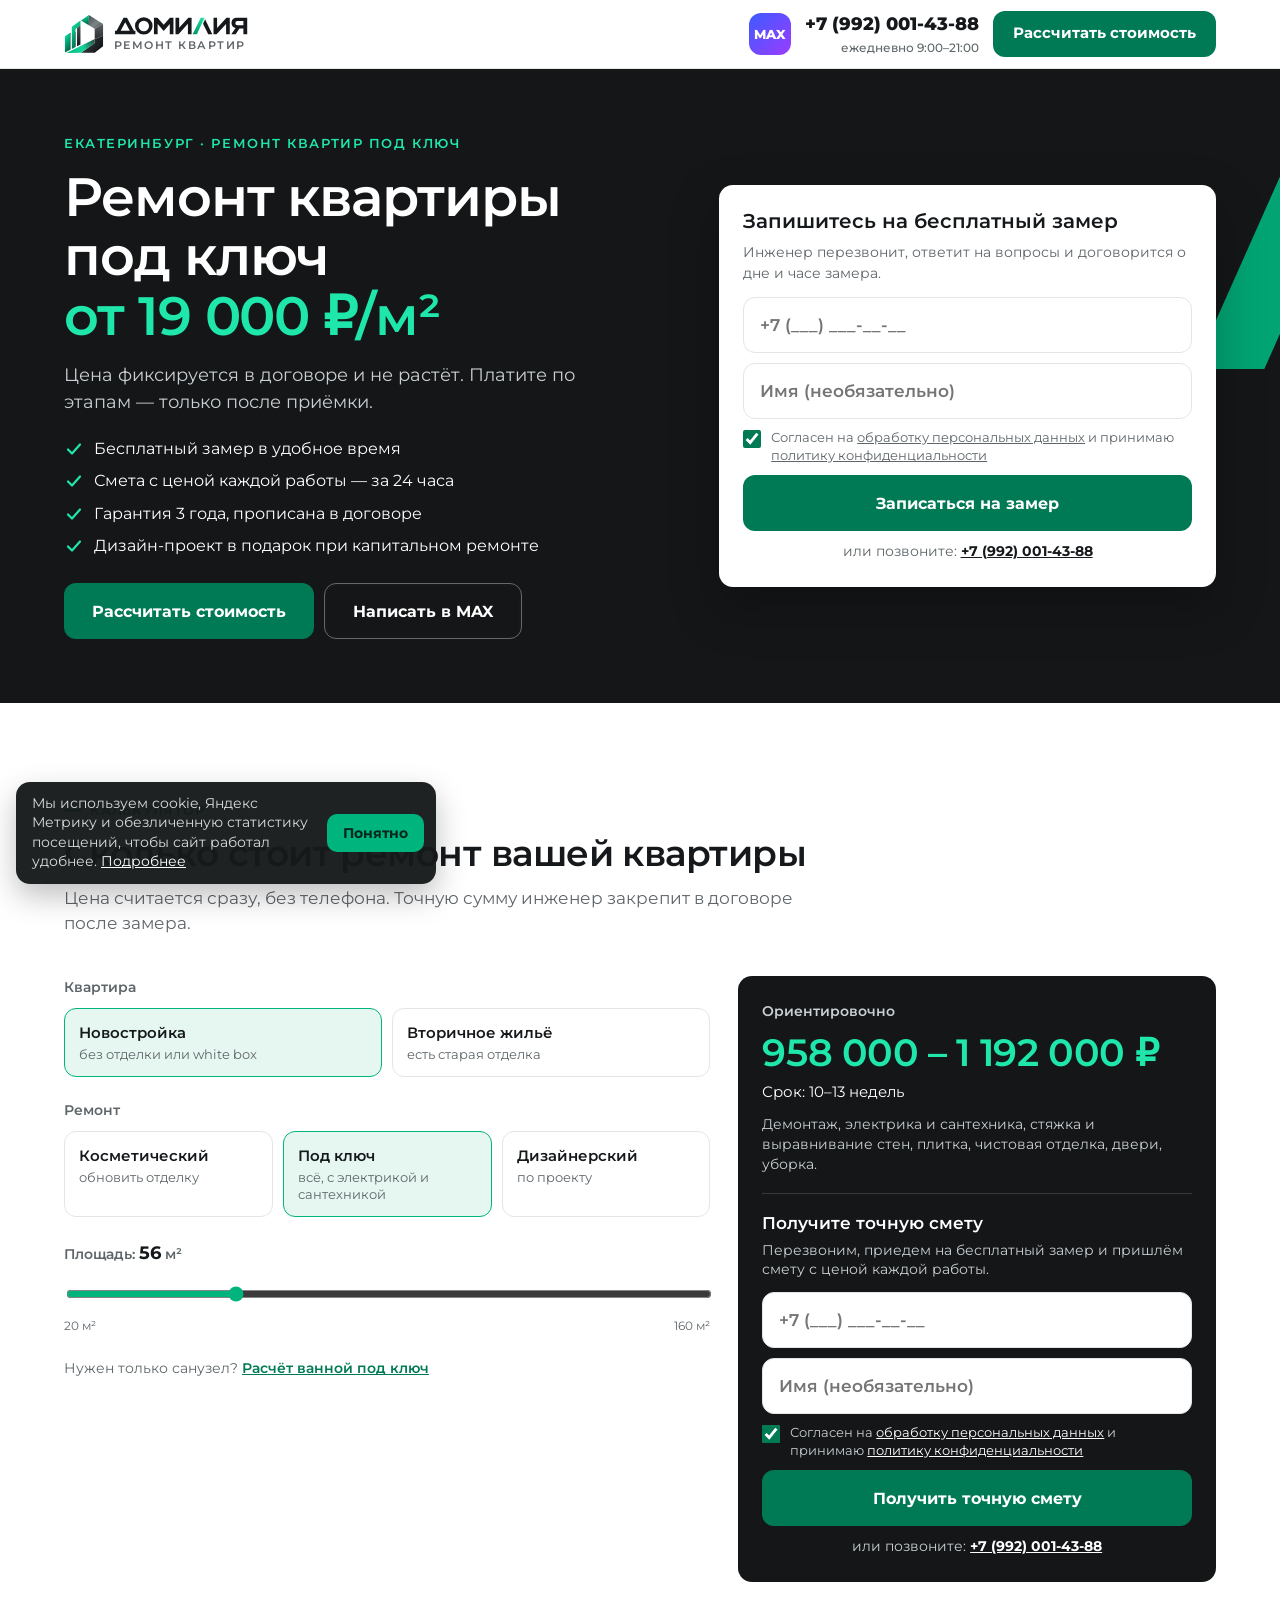
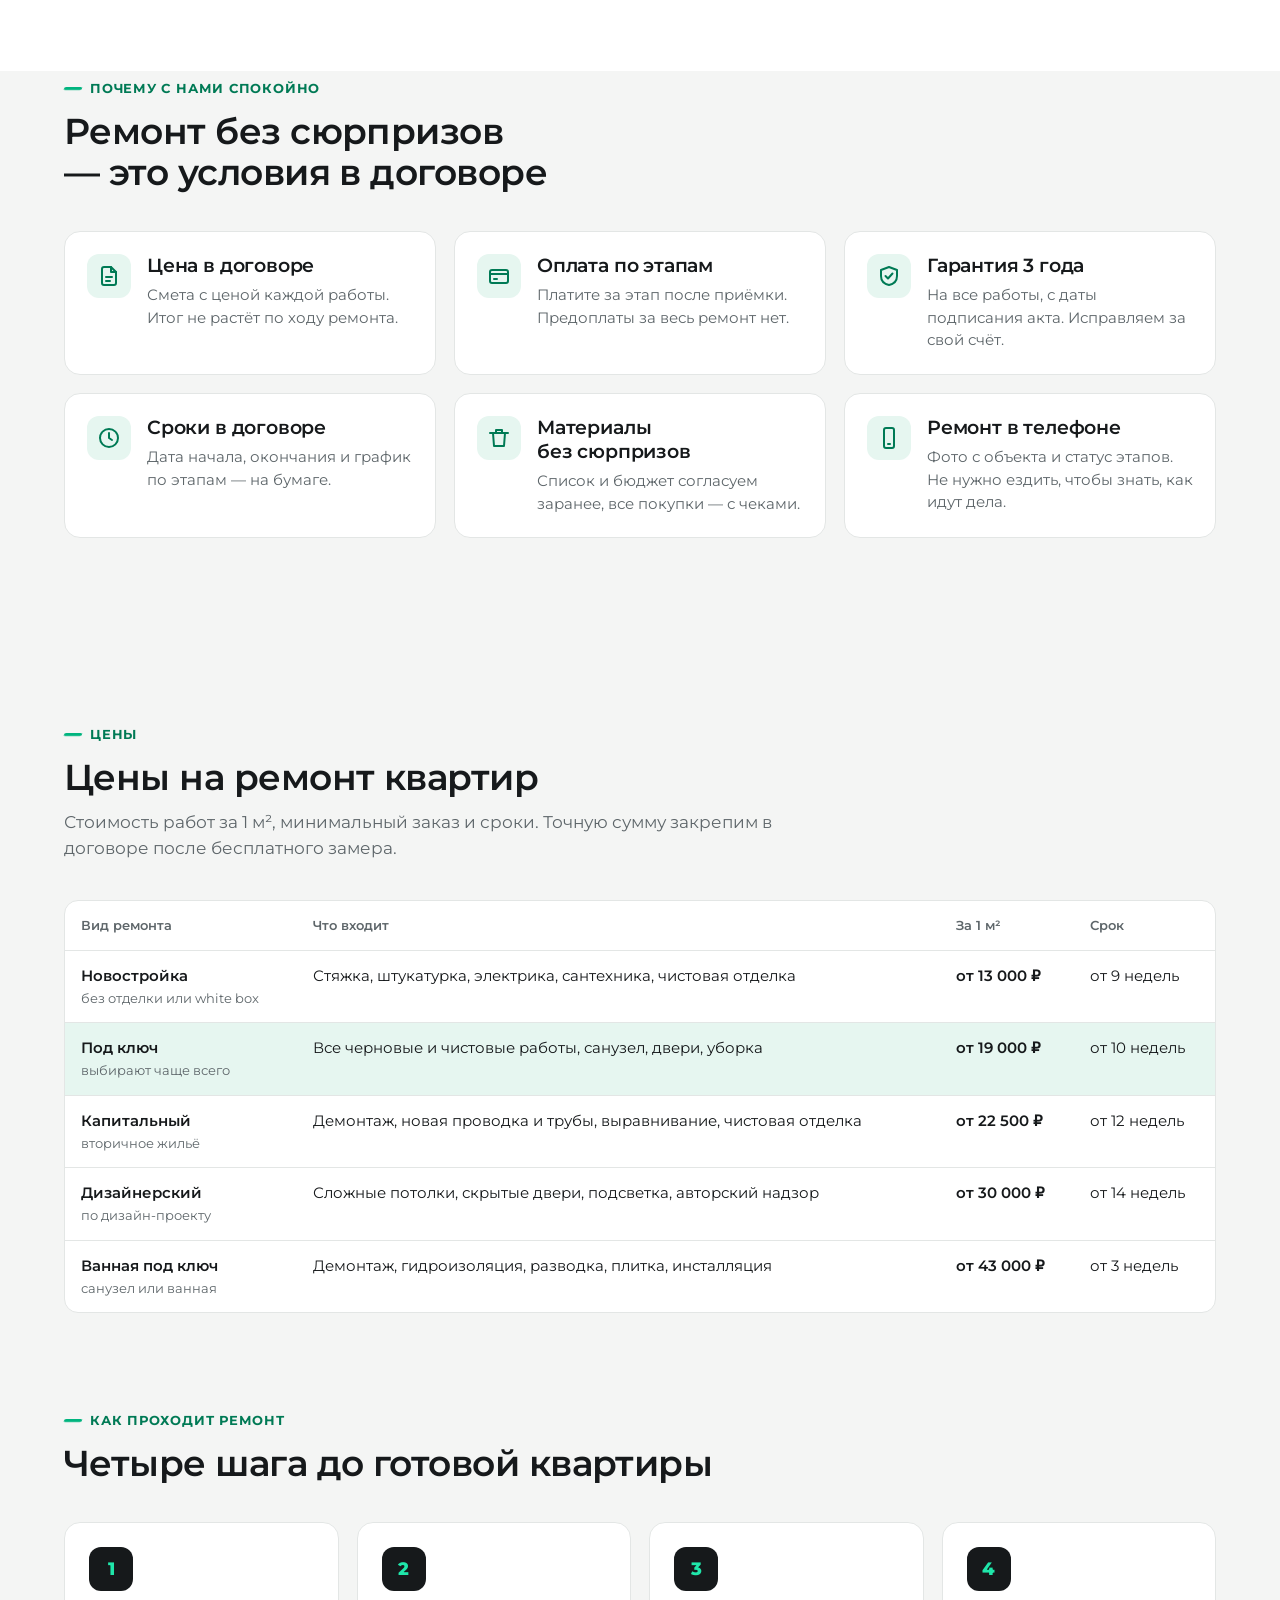
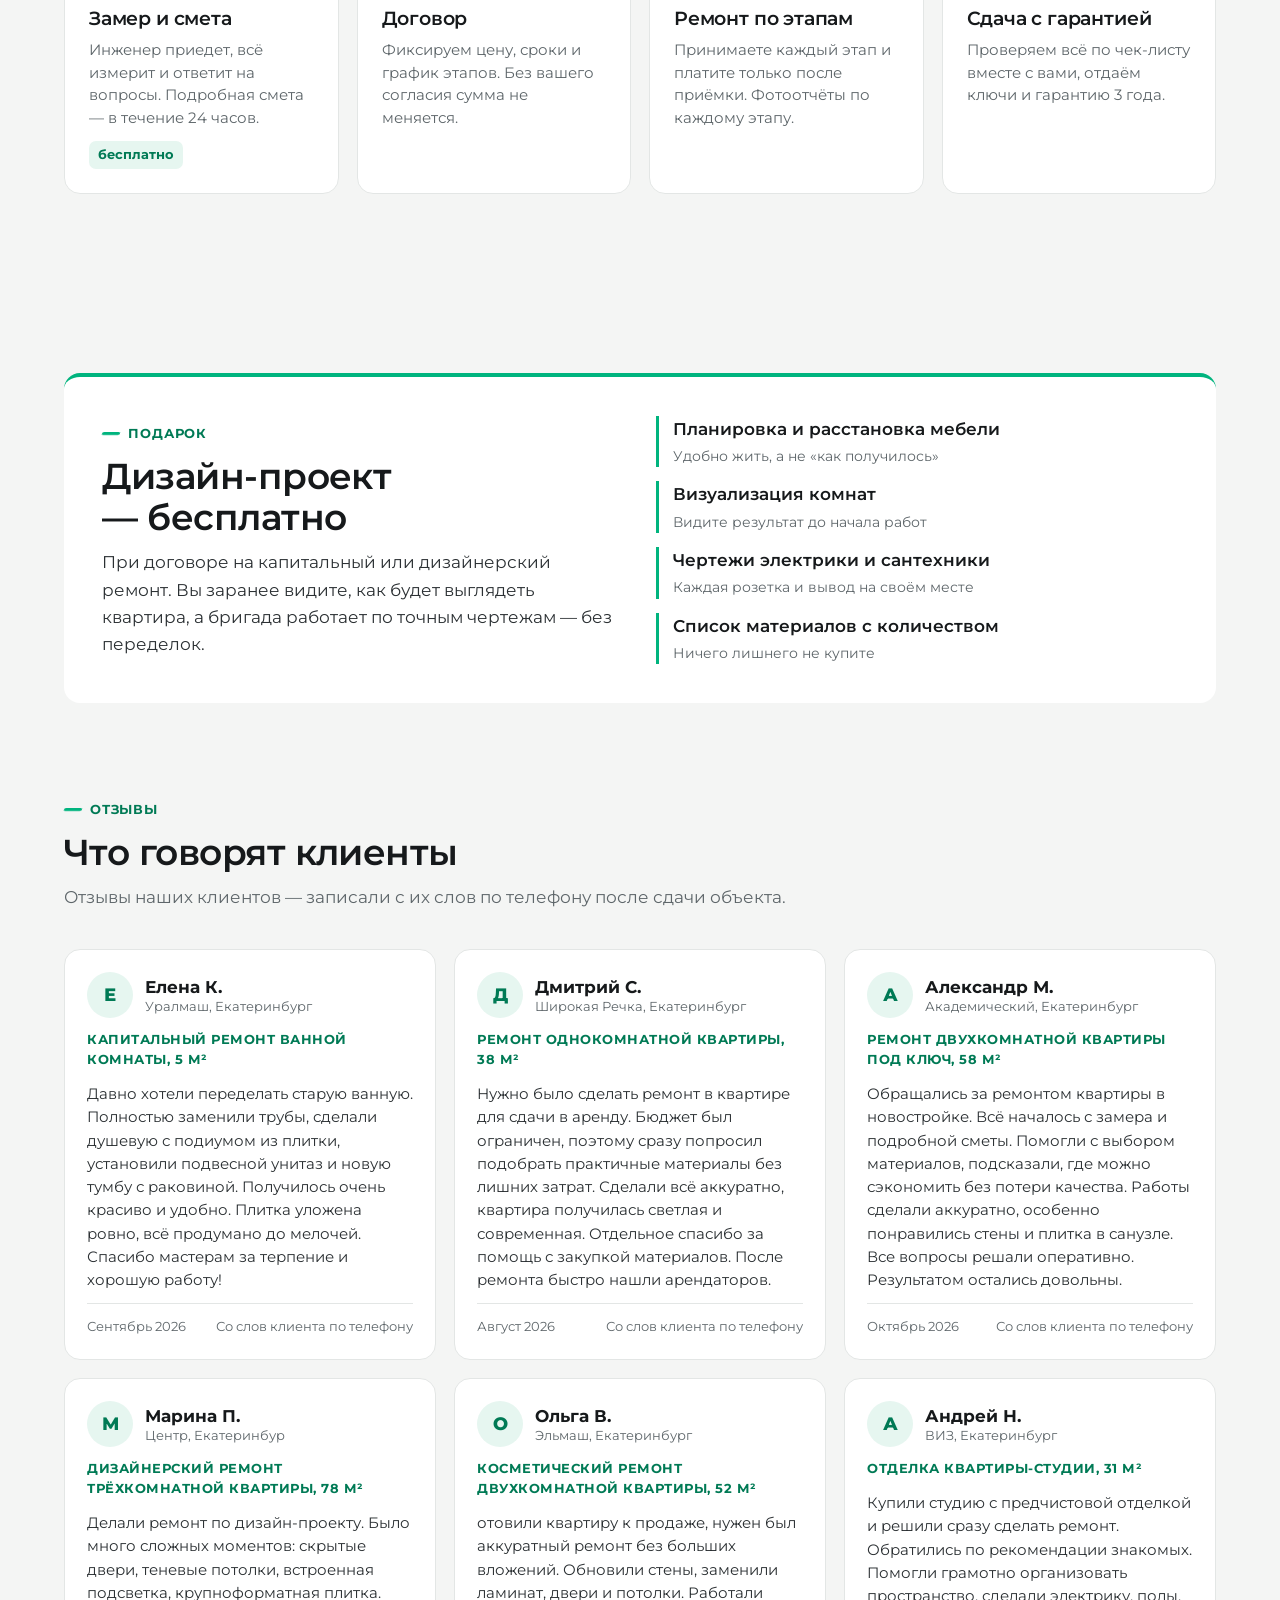
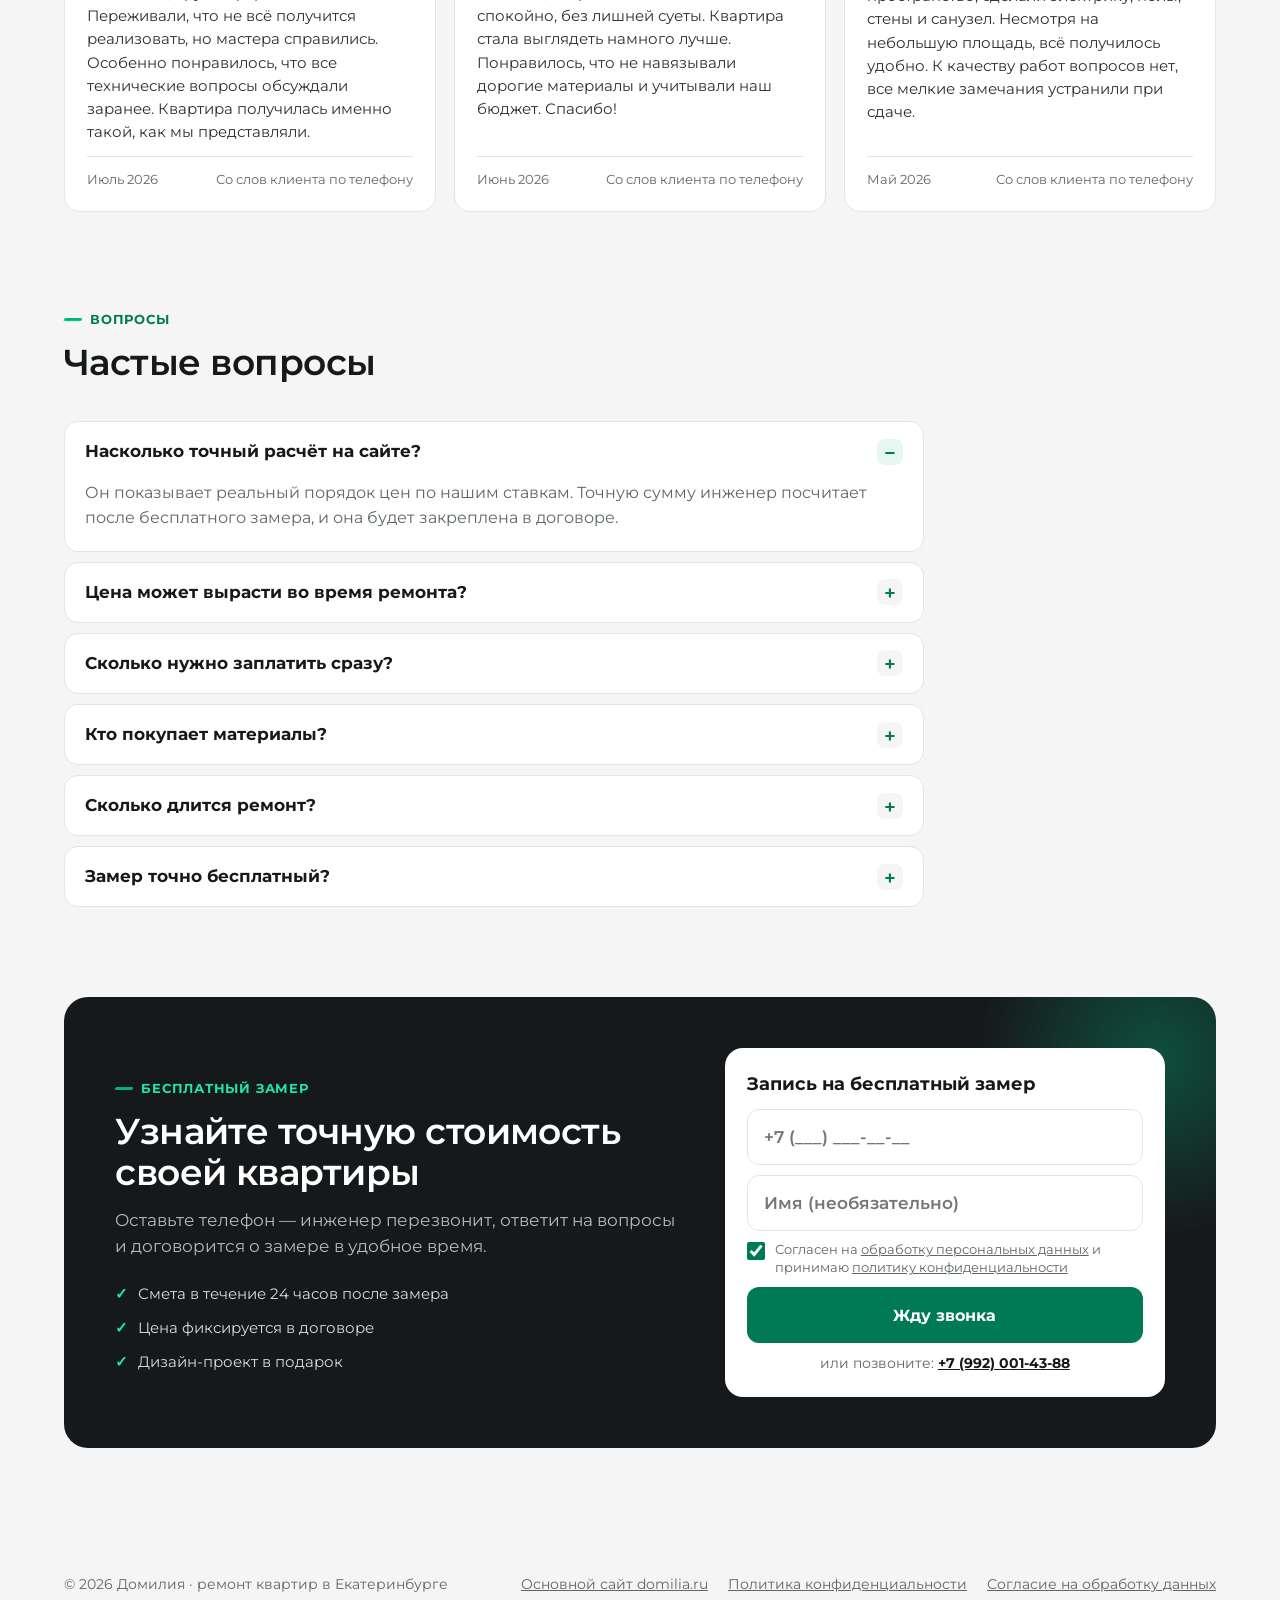
<file: c/index.html>
<!DOCTYPE html>
<html lang="ru">
<head><meta name="robots" content="noindex">
<meta charset="utf-8">
<meta name="viewport" content="width=device-width, initial-scale=1, viewport-fit=cover">
<script>document.documentElement.className+=" js"</script>
<title>Ремонт квартир под ключ в Екатеринбурге — цена в договоре | Домилия</title>
<meta name="description" content="Ремонт квартир под ключ в Екатеринбурге. Рассчитайте стоимость за минуту. Дизайн-проект в подарок, оплата по этапам, гарантия 3 года.">

<link rel="canonical" href="https://remont.domilia.ru/">
<meta property="og:type" content="website"><meta property="og:locale" content="ru_RU"><meta property="og:site_name" content="Домилия">
<meta property="og:title" content="Ремонт квартир под ключ в Екатеринбурге — цена в договоре | Домилия"><meta property="og:description" content="Ремонт квартир под ключ в Екатеринбурге. Рассчитайте стоимость за минуту. Дизайн-проект в подарок, оплата по этапам, гарантия 3 года."><meta property="og:image" content="https://domilia.ru/img/6908500.jpg">
<meta name="theme-color" content="#16191B">
<link rel="icon" href="/favicon.ico" sizes="any"><link rel="icon" href="/favicon.svg" type="image/svg+xml"><link rel="icon" type="image/png" sizes="120x120" href="/favicon-120x120.png"><link rel="apple-touch-icon" href="/apple-touch-icon.png">
<link rel="preload" href="/fonts/montserrat-cyrillic-800-normal.woff2" as="font" type="font/woff2" crossorigin><link rel="preload" href="/fonts/montserrat-cyrillic-400-normal.woff2" as="font" type="font/woff2" crossorigin>
<style>@font-face{font-family:Montserrat;font-style:normal;font-weight:400;font-display:swap;src:url(/fonts/montserrat-cyrillic-400-normal.woff2) format("woff2");unicode-range:U+0301,U+0400-045F,U+0490-0491,U+04B0-04B1,U+2116}@font-face{font-family:Montserrat;font-style:normal;font-weight:400;font-display:swap;src:url(/fonts/montserrat-latin-400-normal.woff2) format("woff2");unicode-range:U+0000-00FF,U+0131,U+0152-0153,U+02BB-02BC,U+02C6,U+02DA,U+02DC,U+0304,U+0308,U+0329,U+2000-206F,U+20AC,U+2122,U+2191,U+2193,U+2212,U+2215,U+FEFF,U+FFFD}@font-face{font-family:Montserrat;font-style:normal;font-weight:500;font-display:swap;src:url(/fonts/montserrat-cyrillic-500-normal.woff2) format("woff2");unicode-range:U+0301,U+0400-045F,U+0490-0491,U+04B0-04B1,U+2116}@font-face{font-family:Montserrat;font-style:normal;font-weight:500;font-display:swap;src:url(/fonts/montserrat-latin-500-normal.woff2) format("woff2");unicode-range:U+0000-00FF,U+0131,U+0152-0153,U+02BB-02BC,U+02C6,U+02DA,U+02DC,U+0304,U+0308,U+0329,U+2000-206F,U+20AC,U+2122,U+2191,U+2193,U+2212,U+2215,U+FEFF,U+FFFD}@font-face{font-family:Montserrat;font-style:normal;font-weight:600;font-display:swap;src:url(/fonts/montserrat-cyrillic-600-normal.woff2) format("woff2");unicode-range:U+0301,U+0400-045F,U+0490-0491,U+04B0-04B1,U+2116}@font-face{font-family:Montserrat;font-style:normal;font-weight:600;font-display:swap;src:url(/fonts/montserrat-latin-600-normal.woff2) format("woff2");unicode-range:U+0000-00FF,U+0131,U+0152-0153,U+02BB-02BC,U+02C6,U+02DA,U+02DC,U+0304,U+0308,U+0329,U+2000-206F,U+20AC,U+2122,U+2191,U+2193,U+2212,U+2215,U+FEFF,U+FFFD}@font-face{font-family:Montserrat;font-style:normal;font-weight:700;font-display:swap;src:url(/fonts/montserrat-cyrillic-700-normal.woff2) format("woff2");unicode-range:U+0301,U+0400-045F,U+0490-0491,U+04B0-04B1,U+2116}@font-face{font-family:Montserrat;font-style:normal;font-weight:700;font-display:swap;src:url(/fonts/montserrat-latin-700-normal.woff2) format("woff2");unicode-range:U+0000-00FF,U+0131,U+0152-0153,U+02BB-02BC,U+02C6,U+02DA,U+02DC,U+0304,U+0308,U+0329,U+2000-206F,U+20AC,U+2122,U+2191,U+2193,U+2212,U+2215,U+FEFF,U+FFFD}@font-face{font-family:Montserrat;font-style:normal;font-weight:800;font-display:swap;src:url(/fonts/montserrat-cyrillic-800-normal.woff2) format("woff2");unicode-range:U+0301,U+0400-045F,U+0490-0491,U+04B0-04B1,U+2116}@font-face{font-family:Montserrat;font-style:normal;font-weight:800;font-display:swap;src:url(/fonts/montserrat-latin-800-normal.woff2) format("woff2");unicode-range:U+0000-00FF,U+0131,U+0152-0153,U+02BB-02BC,U+02C6,U+02DA,U+02DC,U+0304,U+0308,U+0329,U+2000-206F,U+20AC,U+2122,U+2191,U+2193,U+2212,U+2215,U+FEFF,U+FFFD}</style>
<link rel="stylesheet" href="/style.css?v=1794850134186"><link rel="preload" href="/app.js?v=1794850134186" as="script"><link rel="preload" href="/img/quiz-dp-flat-s.webp" as="image"><link rel="preload" href="/img/quiz-dp-bath-s.webp" as="image">
<meta name="yandex-verification" content="8f62ce537b893b64" />
<!-- Yandex.Metrika counter -->
<script type="text/javascript">(function(m,e,t,r,i,k,a){m[i]=m[i]||function(){(m[i].a=m[i].a||[]).push(arguments)};m[i].l=1*new Date();for(var j=0;j<document.scripts.length;j++){if(document.scripts[j].src===r){return;}}k=e.createElement(t),a=e.getElementsByTagName(t)[0],k.async=1,k.src=r,a.parentNode.insertBefore(k,a)})(window,document,"script","https://mc.yandex.ru/metrika/tag.js?id=114347582","ym");ym(114347582,"init",{ssr:true,webvisor:true,clickmap:true,referrer:document.referrer,url:location.href,accurateTrackBounce:true,trackLinks:true});window.__ymHead=1;</script>
<noscript><div><img src="https://mc.yandex.ru/watch/114347582" style="position:absolute;left:-9999px;" alt="" /></div></noscript>
<!-- /Yandex.Metrika counter -->
</head>
<body class="nc">
<header class="top">
  <div class="w">
    <a class="mn-logo" href="/" aria-label="Домилия — ремонт квартир"><svg class="lg mn-lg" viewBox="30 26 418 416" aria-hidden="true"> <defs>  <linearGradient id="gG_m1" x1="0" y1="0" x2="0.35" y2="1"><stop offset="0" stop-color="#1FE6AA"/><stop offset=".45" stop-color="#00B47E"/><stop offset="1" stop-color="#006C4C"/></linearGradient>  <linearGradient id="gBand_m1" x1="55" y1="432" x2="351" y2="300" gradientUnits="userSpaceOnUse"><stop offset="0" stop-color="#00B47E"/><stop offset=".55" stop-color="#14D69C"/><stop offset="1" stop-color="#2A4A42"/></linearGradient>  <linearGradient id="gRoof_m1" x1="290" y1="36" x2="400" y2="160" gradientUnits="userSpaceOnUse"><stop offset="0" stop-color="#4A4F53"/><stop offset=".7" stop-color="#7C8488"/><stop offset="1" stop-color="#5C6367"/></linearGradient>  <linearGradient id="gSide_m1" x1="0" y1="0" x2="0" y2="1"><stop offset="0" stop-color="#5A6064"/><stop offset="1" stop-color="#2B2F32"/></linearGradient>  <linearGradient id="gLow_m1" x1="230" y1="300" x2="420" y2="430" gradientUnits="userSpaceOnUse"><stop offset="0" stop-color="#3A4044"/><stop offset="1" stop-color="#0E1011"/></linearGradient>  <linearGradient id="gLeg_m1" x1="0" y1="0" x2="0" y2="1"><stop offset="0" stop-color="#4C5357"/><stop offset="1" stop-color="#16191B"/></linearGradient> </defs> <g class="dm-mk"><path class="t" style="--i:7;--dx:10.0px;--dy:9.8px" fill="url(#gLow_m1)" d="M208,431 L351,328 L351,286 L438,252 L438,363 L351,431 Z"/><path class="t" style="--i:6;--dx:13.9px;--dy:-2.0px" fill="url(#gSide_m1)" d="M351,179 L438,129 L438,252 L351,286 Z"/><path class="t" style="--i:5;--dx:9.5px;--dy:-10.3px" fill="url(#gRoof_m1)" d="M290,36 L438,129 L351,179 L290,143 Z"/><path class="t" style="--i:4;--dx:2.3px;--dy:-13.8px" fill="url(#gG_m1)" d="M208,94 L290,36 L290,143 Z"/><path class="t" style="--i:3;--dx:0.2px;--dy:14.0px" fill="url(#gBand_m1)" d="M55,432 L351,286 L351,328 L208,431 Z"/><path class="t b" style="--i:1;--dx:-13.9px;--dy:-1.8px" fill="url(#gG_m1)" d="M202,94 L112,159 L112,390 L150,370 L150,182 L202,145 Z"/><path class="t b" style="--i:2;--dx:-13.1px;--dy:5.0px" fill="url(#gLeg_m1)" d="M202,145 L166,170 L166,363 L202,343 Z"/><path class="t b" style="--i:1;--dx:-11.7px;--dy:7.7px" fill="#0C3A2B" d="M150,214 L154,212 L154,368 L150,370 Z"/><path class="t b" style="--i:0;--dx:-12.3px;--dy:6.6px" fill="url(#gG_m1)" d="M95,221 L40,257 L40,427 L95,398 Z"/><path class="t b" style="--i:0;--dx:-12.3px;--dy:6.6px" fill="#0C3A2B" d="M95,221 L99,226 L99,396 L95,398 Z"/></g><defs><clipPath id="dmc_m1"><path d="M208,431 L351,328 L351,286 L438,252 L438,363 L351,431 Z"/><path d="M351,179 L438,129 L438,252 L351,286 Z"/><path d="M290,36 L438,129 L351,179 L290,143 Z"/><path d="M208,94 L290,36 L290,143 Z"/><path d="M55,432 L351,286 L351,328 L208,431 Z"/><path d="M202,94 L112,159 L112,390 L150,370 L150,182 L202,145 Z"/><path d="M202,145 L166,170 L166,363 L202,343 Z"/><path d="M150,214 L154,212 L154,368 L150,370 Z"/><path d="M95,221 L40,257 L40,427 L95,398 Z"/><path d="M95,221 L99,226 L99,396 L95,398 Z"/></clipPath><linearGradient id="dms_m1" x1="0" y1="0" x2="1" y2="0"><stop offset="0" stop-color="#fff" stop-opacity="0"/><stop offset=".5" stop-color="#fff" stop-opacity=".75"/><stop offset="1" stop-color="#fff" stop-opacity="0"/></linearGradient></defs><g clip-path="url(#dmc_m1)"><rect class="sh" x="-60" y="0" width="120" height="520" fill="url(#dms_m1)" transform="skewX(-20)"/></g></svg><span><svg class="dm-word" viewBox="480 176 984 132" aria-hidden="true"><defs><linearGradient id="gL_wl" x1="1144" y1="181" x2="1057" y2="303" gradientUnits="userSpaceOnUse"><stop offset="0" stop-color="#1FE6AA"/><stop offset="1" stop-color="#00915F"/></linearGradient></defs> <g id="word_wl" fill="currentColor" fill-rule="evenodd"><path d="M487,277 L499,277 L550,181 L575,181 L626,277 L637,277 L637,303 L487,303 Z M529,277 L562.5,215 L596,277 Z"/><path d="M763,241.5 A64.5,63.5 0 1 0 634,241.5 A64.5,63.5 0 1 0 763,241.5 Z M737,241.5 A38.5,38.5 0 1 1 660,241.5 A38.5,38.5 0 1 1 737,241.5 Z"/><path d="M773,181 L799,181 L844.5,233 L890,181 L916,181 L916,303 L889,303 L889,227 L844.5,278 L800,227 L800,303 L773,303 Z"/><path d="M931,181 L958,181 L958,255 L1025,181 L1049,181 L1049,303 L1022,303 L1022,226 L953,303 L931,303 Z"/><path d="M1148,192 L1201,303 L1171,303 L1133,226 Z"/><path d="M1210,181 L1236,181 L1236,256 L1305,181 L1329,181 L1329,303 L1302,303 L1302,227 L1232,303 L1210,303 Z"/><path d="M1457,181 H1380 A38,38 0 0 0 1372,256.2 L1340,303 H1372 L1400,261 H1429 V303 H1457 Z M1429,206 H1385 A15,15 0 0 0 1385,236 H1429 Z"/></g><path class="dm-l" fill="url(#gL_wl)" d="M1057,303 L1088,303 L1144,181 L1116,181 Z"/></svg><small>РЕМОНТ КВАРТИР</small></span></a>
    <div class="top-r"><a class="msg mxg on" data-goal="lp_messenger" href="https://max.ru/u/f9LHodD0cOJTEjj9axaw8EccNAsqVBsyg819IWFIL26qD0vIp-ldA-uJAIQ" target="_blank" rel="noopener" aria-label="Написать в MAX">MAX</a><a class="top-ph" data-tel data-goal="lp_call" href="tel:+79920014388"><span class="num">+7 (992) 001-43-88</span><small>ежедневно 9:00–21:00</small></a><a class="btn" href="/#calc" data-goal="lp_cta_top">Рассчитать стоимость</a></div>
  </div>
</header>
<main>
<section class="nc-hero">
  <div class="w nc-h">
    <div class="nc-hl">
      <div class="nc-pre">Екатеринбург · ремонт квартир под ключ</div>
      <h1>Ремонт квартиры под ключ <span class="nc-pr">от 19 000 ₽/м²</span></h1>
      <p class="nc-sub">Цена фиксируется в договоре и не растёт. Платите по этапам — только после приёмки.</p>
      <ul class="nc-ul"><li><svg viewBox="0 0 20 20" aria-hidden="true"><path d="M4 10.5l4 4 8-9" fill="none" stroke="currentColor" stroke-width="2.2" stroke-linecap="round" stroke-linejoin="round"/></svg><span>Бесплатный замер в удобное время</span></li><li><svg viewBox="0 0 20 20" aria-hidden="true"><path d="M4 10.5l4 4 8-9" fill="none" stroke="currentColor" stroke-width="2.2" stroke-linecap="round" stroke-linejoin="round"/></svg><span>Смета с ценой каждой работы — за 24 часа</span></li><li><svg viewBox="0 0 20 20" aria-hidden="true"><path d="M4 10.5l4 4 8-9" fill="none" stroke="currentColor" stroke-width="2.2" stroke-linecap="round" stroke-linejoin="round"/></svg><span>Гарантия 3 года, прописана в договоре</span></li><li><svg viewBox="0 0 20 20" aria-hidden="true"><path d="M4 10.5l4 4 8-9" fill="none" stroke="currentColor" stroke-width="2.2" stroke-linecap="round" stroke-linejoin="round"/></svg><span>Дизайн-проект в подарок при капитальном ремонте</span></li></ul>
      <div class="nc-cta"><a class="btn" href="#calc" data-goal="lp_cta_top">Рассчитать стоимость</a><a class="btn lt" href="https://max.ru/u/f9LHodD0cOJTEjj9axaw8EccNAsqVBsyg819IWFIL26qD0vIp-ldA-uJAIQ" target="_blank" rel="noopener" data-goal="lp_messenger">Написать в MAX</a></div>
    </div>
    <div class="nc-hr"><div class="nc-card"><b class="nc-ct">Запишитесь на бесплатный замер</b><p class="nc-cs">Инженер перезвонит, ответит на вопросы и договорится о дне и часе замера.</p><div data-lf="Записаться на замер" data-lt="Бесплатный замер (первый экран)"><a class="btn wide" data-tel data-goal="lp_call" href="tel:+79920014388">Позвонить +7 (992) 001-43-88</a></div></div></div>
  </div>
</section>
<section class="sec nc-calc" id="calc">
  <div class="w">
    <div class="sec-h"><div class="tag">Калькулятор</div><h2>Сколько стоит ремонт вашей квартиры</h2><p>Цена считается сразу, без телефона. Точную сумму инженер закрепит в договоре после замера.</p></div>
    <div class="nc-cg">
      <div class="nc-ci">
        <div class="nc-f"><span class="nc-l">Квартира</span><div class="nc-os"><label class="nc-o"><input type="radio" name="flat" value="new" checked><span><b>Новостройка</b><small>без отделки или white box</small></span></label><label class="nc-o"><input type="radio" name="flat" value="old"><span><b>Вторичное жильё</b><small>есть старая отделка</small></span></label></div></div>
        <div class="nc-f"><span class="nc-l">Ремонт</span><div class="nc-os c3"><label class="nc-o"><input type="radio" name="kind" value="cosm"><span><b>Косметический</b><small>обновить отделку</small></span></label><label class="nc-o"><input type="radio" name="kind" value="cap" checked><span><b>Под ключ</b><small>всё, с электрикой и сантехникой</small></span></label><label class="nc-o"><input type="radio" name="kind" value="design"><span><b>Дизайнерский</b><small>по проекту</small></span></label></div></div>
        <div class="nc-f"><span class="nc-l">Площадь: <b id="ncA">56</b> м²</span><input type="range" id="ncR" min="20" max="160" step="1" value="56" aria-label="Площадь квартиры, м²"><div class="nc-rl"><span>20 м²</span><span>160 м²</span></div></div>
        <p class="nc-bath">Нужен только санузел? <a href="/vannaya/">Расчёт ванной под ключ</a></p>
      </div>
      <div class="nc-co"><span class="nc-l">Ориентировочно</span><div class="nc-sum" id="ncSum">—</div><div class="nc-days" id="ncD"></div><p class="nc-inc" id="ncI"></p><div class="nc-of"><b>Получите точную смету</b><span>Перезвоним, приедем на бесплатный замер и пришлём смету с ценой каждой работы.</span></div><div data-lf="Получить точную смету" data-lt="Калькулятор" data-calc="1"></div></div>
    </div>
  </div>
</section>
<section class="sec" style="padding-top:0">
  <div class="w">
    <div class="sec-h rv"><div class="tag">Почему с нами спокойно</div><h2>Ремонт без сюрпризов — это условия в договоре</h2></div>
    <div class="why"><div class="wy rv"><svg viewBox="0 0 24 24" fill="none" stroke="currentColor" stroke-width="2" stroke-linecap="round" stroke-linejoin="round" aria-hidden="true"><path d="M14 3H7a2 2 0 0 0-2 2v14a2 2 0 0 0 2 2h10a2 2 0 0 0 2-2V8z"/><path d="M14 3v5h5M9 13h6M9 17h4"/></svg><div><h3>Цена в договоре</h3><p>Смета с ценой каждой работы. Итог не растёт по ходу ремонта.</p></div></div><div class="wy rv"><svg viewBox="0 0 24 24" fill="none" stroke="currentColor" stroke-width="2" stroke-linecap="round" stroke-linejoin="round" aria-hidden="true"><rect x="3" y="6" width="18" height="13" rx="2"/><path d="M3 10h18M7 15h3"/></svg><div><h3>Оплата по этапам</h3><p>Платите за этап после приёмки. Предоплаты за весь ремонт нет.</p></div></div><div class="wy rv"><svg viewBox="0 0 24 24" fill="none" stroke="currentColor" stroke-width="2" stroke-linecap="round" stroke-linejoin="round" aria-hidden="true"><path d="M12 3l8 3v6c0 5-3.5 8-8 9-4.5-1-8-4-8-9V6z"/><path d="M8.5 12l2.5 2.5 4.5-5"/></svg><div><h3>Гарантия 3 года</h3><p>На все работы, с даты подписания акта. Исправляем за свой счёт.</p></div></div><div class="wy rv"><svg viewBox="0 0 24 24" fill="none" stroke="currentColor" stroke-width="2" stroke-linecap="round" stroke-linejoin="round" aria-hidden="true"><circle cx="12" cy="12" r="9"/><path d="M12 7v5l3 2"/></svg><div><h3>Сроки в договоре</h3><p>Дата начала, окончания и график по этапам — на бумаге.</p></div></div><div class="wy rv"><svg viewBox="0 0 24 24" fill="none" stroke="currentColor" stroke-width="2" stroke-linecap="round" stroke-linejoin="round" aria-hidden="true"><path d="M3 7h18M6 7l1 13h10l1-13M9 7V4h6v3"/></svg><div><h3>Материалы без сюрпризов</h3><p>Список и бюджет согласуем заранее, все покупки — с чеками.</p></div></div><div class="wy rv"><svg viewBox="0 0 24 24" fill="none" stroke="currentColor" stroke-width="2" stroke-linecap="round" stroke-linejoin="round" aria-hidden="true"><rect x="7" y="2" width="10" height="20" rx="2"/><path d="M11 18h2"/></svg><div><h3>Ремонт в телефоне</h3><p>Фото с объекта и статус этапов. Не нужно ездить, чтобы знать, как идут дела.</p></div></div></div>
  </div>
</section>
<section class="sec nc-pt" id="prices">
  <div class="w">
    <div class="sec-h"><div class="tag">Цены</div><h2>Цены на ремонт квартир</h2><p>Стоимость работ за 1 м², минимальный заказ и сроки. Точную сумму закрепим в договоре после бесплатного замера.</p></div>
    <div class="nc-tw"><table class="nc-t"><thead><tr><th>Вид ремонта</th><th>Что входит</th><th>За 1 м²</th><th>Срок</th></tr></thead><tbody><tr><td><b>Новостройка</b><small>без отделки или white box</small></td><td>Стяжка, штукатурка, электрика, сантехника, чистовая отделка</td><td class="n">от 13 000 ₽</td><td>от 9 недель</td></tr><tr class="hit"><td><b>Под ключ</b><small>выбирают чаще всего</small></td><td>Все черновые и чистовые работы, санузел, двери, уборка</td><td class="n">от 19 000 ₽</td><td>от 10 недель</td></tr><tr><td><b>Капитальный</b><small>вторичное жильё</small></td><td>Демонтаж, новая проводка и трубы, выравнивание, чистовая отделка</td><td class="n">от 22 500 ₽</td><td>от 12 недель</td></tr><tr><td><b>Дизайнерский</b><small>по дизайн-проекту</small></td><td>Сложные потолки, скрытые двери, подсветка, авторский надзор</td><td class="n">от 30 000 ₽</td><td>от 14 недель</td></tr><tr><td><b>Ванная под ключ</b><small>санузел или ванная</small></td><td>Демонтаж, гидроизоляция, разводка, плитка, инсталляция</td><td class="n">от 43 000 ₽</td><td>от 3 недель</td></tr></tbody></table></div>
  </div>
</section>
<section class="sec" style="padding-top:0" id="how">
  <div class="w">
    <div class="sec-h rv"><div class="tag">Как проходит ремонт</div><h2>Четыре шага до готовой квартиры</h2></div>
    <div class="steps"><div class="st rv"><h3>Замер и смета</h3><p>Инженер приедет, всё измерит и ответит на вопросы. Подробная смета — в течение 24 часов.</p><span class="free">бесплатно</span></div><div class="st rv"><h3>Договор</h3><p>Фиксируем цену, сроки и график этапов. Без вашего согласия сумма не меняется.</p></div><div class="st rv"><h3>Ремонт по этапам</h3><p>Принимаете каждый этап и платите только после приёмки. Фотоотчёты по каждому этапу.</p></div><div class="st rv"><h3>Сдача с гарантией</h3><p>Проверяем всё по чек-листу вместе с вами, отдаём ключи и гарантию 3 года.</p></div></div>
  </div>
</section>
<section class="sec nc-gift">
  <div class="w"><div class="nc-gb"><div><div class="tag">Подарок</div><h2>Дизайн-проект — бесплатно</h2><p>При договоре на капитальный или дизайнерский ремонт. Вы заранее видите, как будет выглядеть квартира, а бригада работает по точным чертежам — без переделок.</p></div><ul><li><b>Планировка и расстановка мебели</b><span>Удобно жить, а не «как получилось»</span></li><li><b>Визуализация комнат</b><span>Видите результат до начала работ</span></li><li><b>Чертежи электрики и сантехники</b><span>Каждая розетка и вывод на своём месте</span></li><li><b>Список материалов с количеством</b><span>Ничего лишнего не купите</span></li></ul></div></div>
</section>
<section class="sec" style="padding-top:0" id="reviews">
  <div class="w">
    <div class="sec-h rv"><div class="tag">Отзывы</div><h2>Что говорят клиенты</h2><p>Отзывы наших клиентов — записали с их слов по телефону после сдачи объекта.</p></div>
    <div class="rvs" id="rvList"><article class="rw rv"><div class="rw-h"><i class="av">Е</i><div><b>Елена К.</b><small>Уралмаш, Екатеринбург</small></div></div><div class="rw-w">Капитальный ремонт ванной комнаты, 5 м²</div><p>Давно хотели переделать старую ванную. Полностью заменили трубы, сделали душевую с подиумом из плитки, установили подвесной унитаз и новую тумбу с раковиной. Получилось очень красиво и удобно. Плитка уложена ровно, всё продумано до мелочей. Спасибо мастерам за терпение и хорошую работу!</p><div class="rw-f"><span>Сентябрь 2026</span><span>Со слов клиента по телефону</span></div></article><article class="rw rv"><div class="rw-h"><i class="av">Д</i><div><b>Дмитрий С.</b><small>Широкая Речка, Екатеринбург</small></div></div><div class="rw-w">Ремонт однокомнатной квартиры, 38 м²</div><p>Нужно было сделать ремонт в квартире для сдачи в аренду. Бюджет был ограничен, поэтому сразу попросил подобрать практичные материалы без лишних затрат. Сделали всё аккуратно, квартира получилась светлая и современная. Отдельное спасибо за помощь с закупкой материалов. После ремонта быстро нашли арендаторов.</p><div class="rw-f"><span>Август 2026</span><span>Со слов клиента по телефону</span></div></article><article class="rw rv"><div class="rw-h"><i class="av">А</i><div><b>Александр М.</b><small>Академический, Екатеринбург</small></div></div><div class="rw-w">Ремонт двухкомнатной квартиры под ключ, 58 м²</div><p>Обращались за ремонтом квартиры в новостройке. Всё началось с замера и подробной сметы. Помогли с выбором материалов, подсказали, где можно сэкономить без потери качества. Работы сделали аккуратно, особенно понравились стены и плитка в санузле. Все вопросы решали оперативно. Результатом остались довольны.</p><div class="rw-f"><span>Октябрь 2026</span><span>Со слов клиента по телефону</span></div></article><article class="rw rv"><div class="rw-h"><i class="av">М</i><div><b>Марина П.</b><small>Центр, Екатеринбур</small></div></div><div class="rw-w">Дизайнерский ремонт трёхкомнатной квартиры, 78 м²</div><p>Делали ремонт по дизайн-проекту. Было много сложных моментов: скрытые двери, теневые потолки, встроенная подсветка, крупноформатная плитка. Переживали, что не всё получится реализовать, но мастера справились. Особенно понравилось, что все технические вопросы обсуждали заранее. Квартира получилась именно такой, как мы представляли.</p><div class="rw-f"><span>Июль 2026</span><span>Со слов клиента по телефону</span></div></article><article class="rw rv"><div class="rw-h"><i class="av">О</i><div><b>Ольга В.</b><small>Эльмаш, Екатеринбург</small></div></div><div class="rw-w">Косметический ремонт двухкомнатной квартиры, 52 м²</div><p>отовили квартиру к продаже, нужен был аккуратный ремонт без больших вложений. Обновили стены, заменили ламинат, двери и потолки. Работали спокойно, без лишней суеты. Квартира стала выглядеть намного лучше. Понравилось, что не навязывали дорогие материалы и учитывали наш бюджет. Спасибо!</p><div class="rw-f"><span>Июнь 2026</span><span>Со слов клиента по телефону</span></div></article><article class="rw rv"><div class="rw-h"><i class="av">А</i><div><b>Андрей Н.</b><small>ВИЗ, Екатеринбург</small></div></div><div class="rw-w">Отделка квартиры-студии, 31 м²</div><p>Купили студию с предчистовой отделкой и решили сразу сделать ремонт. Обратились по рекомендации знакомых. Помогли грамотно организовать пространство, сделали электрику, полы, стены и санузел. Несмотря на небольшую площадь, всё получилось удобно. К качеству работ вопросов нет, все мелкие замечания устранили при сдаче.</p><div class="rw-f"><span>Май 2026</span><span>Со слов клиента по телефону</span></div></article></div>
  </div>
</section>
<section class="sec" style="padding-top:0" id="faq">
  <div class="w">
    <div class="sec-h rv"><div class="tag">Вопросы</div><h2>Частые вопросы</h2></div>
    <div class="faq rv"><details open><summary>Насколько точный расчёт на сайте?</summary><p>Он показывает реальный порядок цен по нашим ставкам. Точную сумму инженер посчитает после бесплатного замера, и она будет закреплена в договоре.</p></details><details><summary>Цена может вырасти во время ремонта?</summary><p>Нет. Итоговая сумма прописана в договоре. Дополнительные работы — только по отдельному соглашению, которое вы подписываете сами.</p></details><details><summary>Сколько нужно заплатить сразу?</summary><p>Предоплаты за весь ремонт нет. Работы оплачиваются по этапам — после того как вы приняли этап.</p></details><details><summary>Кто покупает материалы?</summary><p>Как вам удобнее: можем закупить сами по согласованному списку с чеками или работать с вашими материалами.</p></details><details><summary>Сколько длится ремонт?</summary><p>Косметический — от 5 недель, под ключ — от 10 недель, капитальный — от 12 недель. Точные сроки по этапам — в договоре.</p></details><details><summary>Замер точно бесплатный?</summary><p>Да. Замер и смета бесплатные и ни к чему не обязывают.</p></details></div>
  </div>
</section>
<script type="application/ld+json">{"@context":"https://schema.org","@type":"FAQPage","mainEntity":[{"@type":"Question","name":"Насколько точный расчёт на сайте?","acceptedAnswer":{"@type":"Answer","text":"Он показывает реальный порядок цен по нашим ставкам. Точную сумму инженер посчитает после бесплатного замера, и она будет закреплена в договоре."}},{"@type":"Question","name":"Цена может вырасти во время ремонта?","acceptedAnswer":{"@type":"Answer","text":"Нет. Итоговая сумма прописана в договоре. Дополнительные работы — только по отдельному соглашению, которое вы подписываете сами."}},{"@type":"Question","name":"Сколько нужно заплатить сразу?","acceptedAnswer":{"@type":"Answer","text":"Предоплаты за весь ремонт нет. Работы оплачиваются по этапам — после того как вы приняли этап."}},{"@type":"Question","name":"Кто покупает материалы?","acceptedAnswer":{"@type":"Answer","text":"Как вам удобнее: можем закупить сами по согласованному списку с чеками или работать с вашими материалами."}},{"@type":"Question","name":"Сколько длится ремонт?","acceptedAnswer":{"@type":"Answer","text":"Косметический — от 5 недель, под ключ — от 10 недель, капитальный — от 12 недель. Точные сроки по этапам — в договоре."}},{"@type":"Question","name":"Замер точно бесплатный?","acceptedAnswer":{"@type":"Answer","text":"Да. Замер и смета бесплатные и ни к чему не обязывают."}}]}</script>
<section class="sec" style="padding-top:0" id="final">
  <div class="w">
    <div class="fin rv">
      <div><div class="tag" style="color:var(--g3)">Бесплатный замер</div><h2>Узнайте точную стоимость своей квартиры</h2><p>Оставьте телефон — инженер перезвонит, ответит на вопросы и договорится о замере в удобное время.</p><ul class="fin-list"><li>Смета в течение 24 часов после замера</li><li>Цена фиксируется в договоре</li><li>Дизайн-проект в подарок</li></ul></div>
      <div class="lf fin-f"><b class="t">Запись на бесплатный замер</b><div id="finForm"><a class="btn wide" data-tel data-goal="lp_call" href="tel:+79920014388">Позвонить +7 (992) 001-43-88</a></div></div>
    </div>
  </div>
</section>
</main>
<footer class="foot">
  <div class="w">
    <div>© 2026 Домилия · ремонт квартир в Екатеринбурге</div>
    <div class="foot-l"><a href="https://domilia.ru/" target="_blank" rel="noopener">Основной сайт domilia.ru</a><a href="https://domilia.ru/privacy.html" target="_blank" rel="noopener">Политика конфиденциальности</a><a href="https://domilia.ru/soglasie.html" target="_blank" rel="noopener">Согласие на обработку данных</a></div>
  </div>
</footer>
<div class="mbar nc-mb" id="mbar"><a class="btn lt" data-tel data-goal="lp_call" href="tel:+79920014388">Позвонить</a><a class="btn lt" href="https://max.ru/u/f9LHodD0cOJTEjj9axaw8EccNAsqVBsyg819IWFIL26qD0vIp-ldA-uJAIQ" target="_blank" rel="noopener" data-goal="lp_messenger">MAX</a><a class="btn" href="#calc" data-goal="lp_cta_bar">Рассчитать</a></div>
<div class="ck" id="ck" hidden><p>Мы используем cookie, Яндекс Метрику и обезличенную статистику посещений, чтобы сайт работал удобнее. <a href="https://domilia.ru/privacy.html" target="_blank" rel="noopener">Подробнее</a></p><button type="button" id="ckOk">Понятно</button></div>
<script>window.LPC={"page":"c","phone":"+7 (992) 001-43-88","hours":"ежедневно 9:00–21:00","to":"","crm":"https://api.domilia.ru/lead/lXMk87fw2FItlO-4","ym":114347582,"privacy":"https://domilia.ru/privacy.html","consent":"https://domilia.ru/soglasie.html","quiz":{"title":"Расчёт стоимости ремонта","note":"Бесплатно и без регистрации","rates":{"cosm":8000,"cap":19000,"design":30000},"oldFlat":1.18,"bath":{"cosm":120000,"cap":160000,"design":220000},"days":{"cosm":[16,0.4],"cap":[38,0.7],"design":[55,1]},"spread":[0.9,1.12],"flat":[{"v":"new","t":"Новостройка","s":"без отделки или white box","img":"/img/quiz-zcg4an-s.webp"},{"v":"old","t":"Вторичное жильё","s":"есть старая отделка","img":"/img/quiz-vbmw78-s.webp"}],"rooms":[{"t":"Студия","s":"около 30 м²","a":30},{"t":"Однокомнатная","s":"около 40 м²","a":40},{"t":"Двухкомнатная","s":"около 56 м²","a":56},{"t":"Трёхкомнатная","s":"около 75 м²","a":75},{"t":"Четыре и больше","s":"от 95 м²","a":95}],"kinds":[{"v":"cap","t":"Под ключ","s":"полностью, с электрикой и сантехникой"},{"v":"design","t":"Дизайнерский","s":"по индивидуальному проекту"}],"when":["Как можно скорее","В течение месяца","Через 1–3 месяца","Пока присматриваюсь"],"resultLabel":"Ваш расчёт","formLead":"Покажем стоимость сразу после отправки и пришлём подробную смету. Бесплатно, ни к чему не обязывает.","btn":"Узнать стоимость","giftText":"Дизайн-проект в подарок при капитальном или дизайнерском ремонте","obj":[{"v":"flat","t":"Квартиру целиком","s":"комнаты, кухня, санузел","img":"/img/quiz-dp-flat-s.webp"},{"v":"bath","t":"Только санузел","s":"ванная, туалет или совмещённый","img":"/img/quiz-dp-bath-s.webp"}],"bathRate":43000,"bathMin":160000,"managerPhoto":"/img/mgr-96.webp","managerPhoto2":"/img/mgr-192.webp","manager":"Станислав"},"antispam":{"minSeconds":4,"maxPerDay":5},"objects":[{"title":"Двухкомнатная квартира в Академическом","type":"Капитальный ремонт","district":"Академический","area":56,"days":84,"price":"","year":2026,"demo":false,"task":"Вторичка 2005 года: старая алюминиевая проводка, кривые стены, тесная ванная. Хотели светлую квартиру и кухню-гостиную.","done":["Демонтаж до бетона и вывоз мусора","Новая проводка и электрощит","Новые трубы и инсталляция","Штукатурка по маякам и стяжка","Объединили кухню с гостиной (с согласованием)","Чистовая отделка и санузел под ключ"],"photos":["/img/dvuhkomnatnaya-kvartira-v-akademicheskom-nku7td.webp","/img/dvuhkomnatnaya-kvartira-v-akademicheskom-n2sz6x.webp","/img/dvuhkomnatnaya-kvartira-v-akademicheskom-9qak08.webp","/img/dvuhkomnatnaya-kvartira-v-akademicheskom-nv9jao.webp"]},{"title":"Однокомнатная квартира в новостройке на Широкой Речке","type":"Ремонт под ключ","district":"Широкая Речка","area":38,"days":70,"price":"","year":2026,"demo":false,"task":"Квартира без отделки, покупали под сдачу. Нужен практичный ремонт, который выдержит жильцов.","done":["Электрика по расстановке мебели","Штукатурка и стяжка","Кварцвинил и покраска стен","Санузел под ключ","Двери, свет, уборка"],"photos":["/img/odnokomnatnaya-kvartira-v-novostroyke-na-9dkvqs.webp","/img/odnokomnatnaya-kvartira-v-novostroyke-na-a0gsbq.webp","/img/odnokomnatnaya-kvartira-v-novostroyke-na-hkdg0j.webp"]},{"title":"Ванная под ключ на Уралмаше","type":"Ремонт ванной под ключ","district":"Уралмаш","area":5,"days":21,"price":"","year":2026,"demo":false,"task":"Старая плитка, ржавые трубы, ванна на всю стену. Хотели душевую без поддона и подвесной унитаз.","done":["Демонтаж и новые трубы","Гидроизоляция пола и стен","Трап и уклон под душевую","Крупноформатный керамогранит","Инсталляция и сантехника"],"photos":["/img/vannaya-pod-klyuch-na-uralmashe-srcgmv.webp"]},{"title":"Трёхкомнатная квартира в Центре по дизайн-проекту","type":"Дизайнерский ремонт","district":"Центр","area":78,"days":105,"price":"","year":2026,"demo":false,"task":"Нужен ремонт строго по дизайн-проекту: теневые потолки, скрытые двери, сценарии света.","done":["Дизайн-проект в подарок","Теневые потолки и подсветка","Скрытые двери под покраску","Декоративная штукатурка","Авторский надзор дизайнера"],"photos":["/img/trehkomnatnaya-kvartira-v-centre-po-diza-gcjzyl.webp","/img/trehkomnatnaya-kvartira-v-centre-po-diza-hacbq7.webp","/img/trehkomnatnaya-kvartira-v-centre-po-diza-qacpoo.webp","/img/trehkomnatnaya-kvartira-v-centre-po-diza-jnvc79.webp"]},{"title":"Студия с white box на ВИЗе","type":"Ремонт в новостройке","district":"ВИЗ","area":31,"days":63,"price":"","year":2026,"demo":false,"task":"Застройщик сделал white box. Нужно было проверить его работу и не переплатить за лишнее.","done":["Проверка работ застройщика","Доделали электрику под кухню","Покраска стен и потолков","Ламинат и плинтусы","Санузел: плитка и сантехника"],"photos":["/img/studiya-s-white-box-na-vize-xspou0.webp","/img/studiya-s-white-box-na-vize-by9e9c.webp"]},{"title":"Двухкомнатная квартира на Эльмаше","type":"Косметический ремонт","district":"Эльмаш","area":52,"days":35,"price":"","year":2026,"demo":false,"task":"Освежить квартиру перед продажей без замены коммуникаций.","done":["Шпаклёвка и покраска стен","Новый ламинат","Натяжные потолки","Замена дверей и розеток"],"photos":["/img/dvuhkomnatnaya-kvartira-na-elmashe-ulo8pb.webp","/img/dvuhkomnatnaya-kvartira-na-elmashe-z0g3ee.webp"]}],"objBtn":"Хочу такой же ремонт","finalBtn":"Жду звонка"}</script>
<script src="/app.js?v=1794850134186" defer></script>
</body>
</html>
</file>
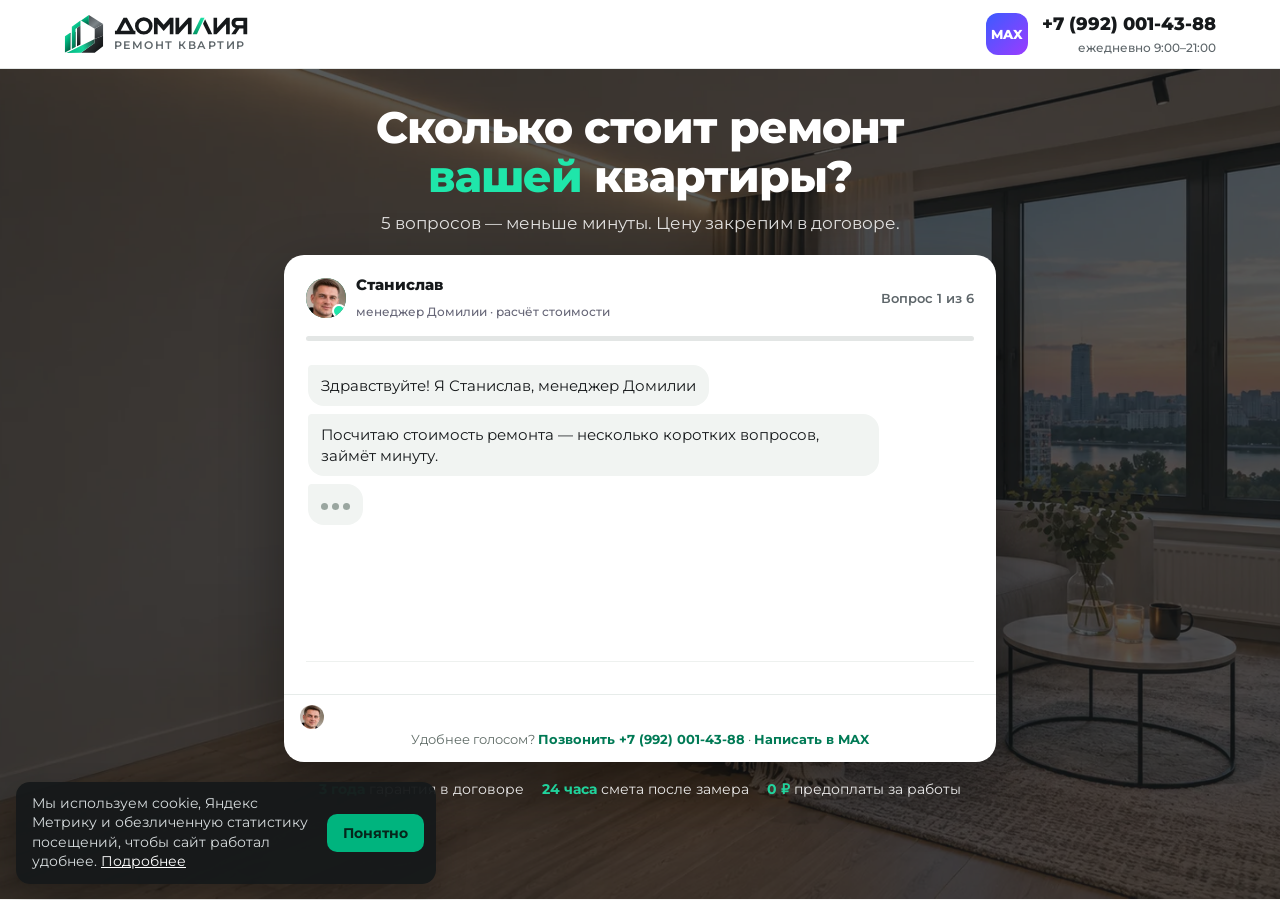
<file: kviz/index.html>
<!DOCTYPE html>
<html lang="ru">
<head>
<meta charset="utf-8">
<meta name="viewport" content="width=device-width, initial-scale=1, viewport-fit=cover">
<script>document.documentElement.className+=" js"</script>
<title>Расчёт стоимости ремонта квартиры за 1 минуту — Домилия, Екатеринбург</title>
<meta name="description" content="Ответьте на 5 вопросов и узнайте стоимость ремонта своей квартиры. Цена в договоре, оплата по этапам.">
<meta name="robots" content="noindex, follow">
<link rel="canonical" href="https://remont.domilia.ru/">
<meta property="og:type" content="website"><meta property="og:locale" content="ru_RU"><meta property="og:site_name" content="Домилия">
<meta property="og:title" content="Расчёт стоимости ремонта квартиры за 1 минуту — Домилия, Екатеринбург"><meta property="og:description" content="Ответьте на 5 вопросов и узнайте стоимость ремонта своей квартиры. Цена в договоре, оплата по этапам."><meta property="og:image" content="https://domilia.ru/img/6908500.jpg">
<meta name="theme-color" content="#16191B">
<link rel="icon" href="/favicon.ico" sizes="any"><link rel="icon" href="/favicon.svg" type="image/svg+xml"><link rel="icon" type="image/png" sizes="120x120" href="/favicon-120x120.png"><link rel="apple-touch-icon" href="/apple-touch-icon.png">
<link rel="preload" href="/fonts/montserrat-cyrillic-800-normal.woff2" as="font" type="font/woff2" crossorigin><link rel="preload" href="/fonts/montserrat-cyrillic-400-normal.woff2" as="font" type="font/woff2" crossorigin>
<style>@font-face{font-family:Montserrat;font-style:normal;font-weight:400;font-display:swap;src:url(/fonts/montserrat-cyrillic-400-normal.woff2) format("woff2");unicode-range:U+0301,U+0400-045F,U+0490-0491,U+04B0-04B1,U+2116}@font-face{font-family:Montserrat;font-style:normal;font-weight:400;font-display:swap;src:url(/fonts/montserrat-latin-400-normal.woff2) format("woff2");unicode-range:U+0000-00FF,U+0131,U+0152-0153,U+02BB-02BC,U+02C6,U+02DA,U+02DC,U+0304,U+0308,U+0329,U+2000-206F,U+20AC,U+2122,U+2191,U+2193,U+2212,U+2215,U+FEFF,U+FFFD}@font-face{font-family:Montserrat;font-style:normal;font-weight:500;font-display:swap;src:url(/fonts/montserrat-cyrillic-500-normal.woff2) format("woff2");unicode-range:U+0301,U+0400-045F,U+0490-0491,U+04B0-04B1,U+2116}@font-face{font-family:Montserrat;font-style:normal;font-weight:500;font-display:swap;src:url(/fonts/montserrat-latin-500-normal.woff2) format("woff2");unicode-range:U+0000-00FF,U+0131,U+0152-0153,U+02BB-02BC,U+02C6,U+02DA,U+02DC,U+0304,U+0308,U+0329,U+2000-206F,U+20AC,U+2122,U+2191,U+2193,U+2212,U+2215,U+FEFF,U+FFFD}@font-face{font-family:Montserrat;font-style:normal;font-weight:600;font-display:swap;src:url(/fonts/montserrat-cyrillic-600-normal.woff2) format("woff2");unicode-range:U+0301,U+0400-045F,U+0490-0491,U+04B0-04B1,U+2116}@font-face{font-family:Montserrat;font-style:normal;font-weight:600;font-display:swap;src:url(/fonts/montserrat-latin-600-normal.woff2) format("woff2");unicode-range:U+0000-00FF,U+0131,U+0152-0153,U+02BB-02BC,U+02C6,U+02DA,U+02DC,U+0304,U+0308,U+0329,U+2000-206F,U+20AC,U+2122,U+2191,U+2193,U+2212,U+2215,U+FEFF,U+FFFD}@font-face{font-family:Montserrat;font-style:normal;font-weight:700;font-display:swap;src:url(/fonts/montserrat-cyrillic-700-normal.woff2) format("woff2");unicode-range:U+0301,U+0400-045F,U+0490-0491,U+04B0-04B1,U+2116}@font-face{font-family:Montserrat;font-style:normal;font-weight:700;font-display:swap;src:url(/fonts/montserrat-latin-700-normal.woff2) format("woff2");unicode-range:U+0000-00FF,U+0131,U+0152-0153,U+02BB-02BC,U+02C6,U+02DA,U+02DC,U+0304,U+0308,U+0329,U+2000-206F,U+20AC,U+2122,U+2191,U+2193,U+2212,U+2215,U+FEFF,U+FFFD}@font-face{font-family:Montserrat;font-style:normal;font-weight:800;font-display:swap;src:url(/fonts/montserrat-cyrillic-800-normal.woff2) format("woff2");unicode-range:U+0301,U+0400-045F,U+0490-0491,U+04B0-04B1,U+2116}@font-face{font-family:Montserrat;font-style:normal;font-weight:800;font-display:swap;src:url(/fonts/montserrat-latin-800-normal.woff2) format("woff2");unicode-range:U+0000-00FF,U+0131,U+0152-0153,U+02BB-02BC,U+02C6,U+02DA,U+02DC,U+0304,U+0308,U+0329,U+2000-206F,U+20AC,U+2122,U+2191,U+2193,U+2212,U+2215,U+FEFF,U+FFFD}</style>
<link rel="stylesheet" href="/style.css?v=1794850134186"><link rel="preload" href="/app.js?v=1794850134186" as="script"><link rel="preload" href="/img/quiz-dp-flat-s.webp" as="image"><link rel="preload" href="/img/quiz-dp-bath-s.webp" as="image">
<meta name="yandex-verification" content="8f62ce537b893b64" />
<!-- Yandex.Metrika counter -->
<script type="text/javascript">(function(m,e,t,r,i,k,a){m[i]=m[i]||function(){(m[i].a=m[i].a||[]).push(arguments)};m[i].l=1*new Date();for(var j=0;j<document.scripts.length;j++){if(document.scripts[j].src===r){return;}}k=e.createElement(t),a=e.getElementsByTagName(t)[0],k.async=1,k.src=r,a.parentNode.insertBefore(k,a)})(window,document,"script","https://mc.yandex.ru/metrika/tag.js?id=114347582","ym");ym(114347582,"init",{ssr:true,webvisor:true,clickmap:true,referrer:document.referrer,url:location.href,accurateTrackBounce:true,trackLinks:true});window.__ymHead=1;</script>
<noscript><div><img src="https://mc.yandex.ru/watch/114347582" style="position:absolute;left:-9999px;" alt="" /></div></noscript>
<!-- /Yandex.Metrika counter -->
</head>
<body class="kv">
<header class="top">
  <div class="w">
    <a class="mn-logo" href="/" aria-label="Домилия — ремонт квартир"><svg class="lg mn-lg" viewBox="30 26 418 416" aria-hidden="true"> <defs>  <linearGradient id="gG_m1" x1="0" y1="0" x2="0.35" y2="1"><stop offset="0" stop-color="#1FE6AA"/><stop offset=".45" stop-color="#00B47E"/><stop offset="1" stop-color="#006C4C"/></linearGradient>  <linearGradient id="gBand_m1" x1="55" y1="432" x2="351" y2="300" gradientUnits="userSpaceOnUse"><stop offset="0" stop-color="#00B47E"/><stop offset=".55" stop-color="#14D69C"/><stop offset="1" stop-color="#2A4A42"/></linearGradient>  <linearGradient id="gRoof_m1" x1="290" y1="36" x2="400" y2="160" gradientUnits="userSpaceOnUse"><stop offset="0" stop-color="#4A4F53"/><stop offset=".7" stop-color="#7C8488"/><stop offset="1" stop-color="#5C6367"/></linearGradient>  <linearGradient id="gSide_m1" x1="0" y1="0" x2="0" y2="1"><stop offset="0" stop-color="#5A6064"/><stop offset="1" stop-color="#2B2F32"/></linearGradient>  <linearGradient id="gLow_m1" x1="230" y1="300" x2="420" y2="430" gradientUnits="userSpaceOnUse"><stop offset="0" stop-color="#3A4044"/><stop offset="1" stop-color="#0E1011"/></linearGradient>  <linearGradient id="gLeg_m1" x1="0" y1="0" x2="0" y2="1"><stop offset="0" stop-color="#4C5357"/><stop offset="1" stop-color="#16191B"/></linearGradient> </defs> <g class="dm-mk"><path class="t" style="--i:7;--dx:10.0px;--dy:9.8px" fill="url(#gLow_m1)" d="M208,431 L351,328 L351,286 L438,252 L438,363 L351,431 Z"/><path class="t" style="--i:6;--dx:13.9px;--dy:-2.0px" fill="url(#gSide_m1)" d="M351,179 L438,129 L438,252 L351,286 Z"/><path class="t" style="--i:5;--dx:9.5px;--dy:-10.3px" fill="url(#gRoof_m1)" d="M290,36 L438,129 L351,179 L290,143 Z"/><path class="t" style="--i:4;--dx:2.3px;--dy:-13.8px" fill="url(#gG_m1)" d="M208,94 L290,36 L290,143 Z"/><path class="t" style="--i:3;--dx:0.2px;--dy:14.0px" fill="url(#gBand_m1)" d="M55,432 L351,286 L351,328 L208,431 Z"/><path class="t b" style="--i:1;--dx:-13.9px;--dy:-1.8px" fill="url(#gG_m1)" d="M202,94 L112,159 L112,390 L150,370 L150,182 L202,145 Z"/><path class="t b" style="--i:2;--dx:-13.1px;--dy:5.0px" fill="url(#gLeg_m1)" d="M202,145 L166,170 L166,363 L202,343 Z"/><path class="t b" style="--i:1;--dx:-11.7px;--dy:7.7px" fill="#0C3A2B" d="M150,214 L154,212 L154,368 L150,370 Z"/><path class="t b" style="--i:0;--dx:-12.3px;--dy:6.6px" fill="url(#gG_m1)" d="M95,221 L40,257 L40,427 L95,398 Z"/><path class="t b" style="--i:0;--dx:-12.3px;--dy:6.6px" fill="#0C3A2B" d="M95,221 L99,226 L99,396 L95,398 Z"/></g><defs><clipPath id="dmc_m1"><path d="M208,431 L351,328 L351,286 L438,252 L438,363 L351,431 Z"/><path d="M351,179 L438,129 L438,252 L351,286 Z"/><path d="M290,36 L438,129 L351,179 L290,143 Z"/><path d="M208,94 L290,36 L290,143 Z"/><path d="M55,432 L351,286 L351,328 L208,431 Z"/><path d="M202,94 L112,159 L112,390 L150,370 L150,182 L202,145 Z"/><path d="M202,145 L166,170 L166,363 L202,343 Z"/><path d="M150,214 L154,212 L154,368 L150,370 Z"/><path d="M95,221 L40,257 L40,427 L95,398 Z"/><path d="M95,221 L99,226 L99,396 L95,398 Z"/></clipPath><linearGradient id="dms_m1" x1="0" y1="0" x2="1" y2="0"><stop offset="0" stop-color="#fff" stop-opacity="0"/><stop offset=".5" stop-color="#fff" stop-opacity=".75"/><stop offset="1" stop-color="#fff" stop-opacity="0"/></linearGradient></defs><g clip-path="url(#dmc_m1)"><rect class="sh" x="-60" y="0" width="120" height="520" fill="url(#dms_m1)" transform="skewX(-20)"/></g></svg><span><svg class="dm-word" viewBox="480 176 984 132" aria-hidden="true"><defs><linearGradient id="gL_wl" x1="1144" y1="181" x2="1057" y2="303" gradientUnits="userSpaceOnUse"><stop offset="0" stop-color="#1FE6AA"/><stop offset="1" stop-color="#00915F"/></linearGradient></defs> <g id="word_wl" fill="currentColor" fill-rule="evenodd"><path d="M487,277 L499,277 L550,181 L575,181 L626,277 L637,277 L637,303 L487,303 Z M529,277 L562.5,215 L596,277 Z"/><path d="M763,241.5 A64.5,63.5 0 1 0 634,241.5 A64.5,63.5 0 1 0 763,241.5 Z M737,241.5 A38.5,38.5 0 1 1 660,241.5 A38.5,38.5 0 1 1 737,241.5 Z"/><path d="M773,181 L799,181 L844.5,233 L890,181 L916,181 L916,303 L889,303 L889,227 L844.5,278 L800,227 L800,303 L773,303 Z"/><path d="M931,181 L958,181 L958,255 L1025,181 L1049,181 L1049,303 L1022,303 L1022,226 L953,303 L931,303 Z"/><path d="M1148,192 L1201,303 L1171,303 L1133,226 Z"/><path d="M1210,181 L1236,181 L1236,256 L1305,181 L1329,181 L1329,303 L1302,303 L1302,227 L1232,303 L1210,303 Z"/><path d="M1457,181 H1380 A38,38 0 0 0 1372,256.2 L1340,303 H1372 L1400,261 H1429 V303 H1457 Z M1429,206 H1385 A15,15 0 0 0 1385,236 H1429 Z"/></g><path class="dm-l" fill="url(#gL_wl)" d="M1057,303 L1088,303 L1144,181 L1116,181 Z"/></svg><small>РЕМОНТ КВАРТИР</small></span></a>
    <div class="top-r"><a class="msg mxg on" data-goal="lp_messenger" href="https://max.ru/u/f9LHodD0cOJTEjj9axaw8EccNAsqVBsyg819IWFIL26qD0vIp-ldA-uJAIQ" target="_blank" rel="noopener" aria-label="Написать в MAX">MAX</a><a class="top-ph" data-tel data-goal="lp_call" href="tel:+79920014388"><span class="num">+7 (992) 001-43-88</span><small>ежедневно 9:00–21:00</small></a></div>
  </div>
</header>
<main class="kv-m">
  <div class="kv-bg" aria-hidden="true" style="background-image:url(/img/hero-vh13ht.webp)"></div>
  <div class="w kv-w">
    <h1>Сколько стоит ремонт <em>вашей</em> квартиры?</h1>
    <p class="kv-sub">5 вопросов — меньше минуты. Цену закрепим в договоре.</p>
    <div class="qz kv-qz" id="calc" aria-live="polite">
      <div class="qz-h"><b>Расчёт стоимости ремонта</b><span id="qzStep">Вопрос 1 из 6</span></div>
      <div class="qz-bar"><i id="qzBar"></i></div>
      <div class="qz-b" id="qzBody"><div class="qz-q">Что будем ремонтировать?</div><div class="opts c2"><button type="button" class="opt ph"><img src="/img/quiz-dp-flat-s.webp" alt="" width="320" height="240"><span>Квартиру целиком<small>комнаты, кухня, санузел</small></span></button><button type="button" class="opt ph"><img src="/img/quiz-dp-bath-s.webp" alt="" width="320" height="240"><span>Только санузел<small>ванная, туалет или совмещённый</small></span></button></div><div class="qz-nav"><small>Бесплатно и без регистрации</small></div><noscript><p>Чтобы рассчитать стоимость, позвоните: <a href="tel:+79920014388">+7 (992) 001-43-88</a></p></noscript></div>
      <div class="qz-ct"><img class="qz-ct-a" src="/img/mgr-96.webp" alt="" width="24" height="24" loading="lazy">Удобнее голосом? <a data-tel data-goal="lp_call" href="tel:+79920014388">Позвонить +7 (992) 001-43-88</a> · <a data-goal="lp_messenger" href="https://max.ru/u/f9LHodD0cOJTEjj9axaw8EccNAsqVBsyg819IWFIL26qD0vIp-ldA-uJAIQ" target="_blank" rel="noopener">Написать в MAX</a></div>
    </div>
    <div class="kv-f"><span><b>3 года</b> гарантия в договоре</span><span><b>24 часа</b> смета после замера</span><span><b>0 ₽</b> предоплаты за работы</span></div>
  </div>
</main>
<div class="ck" id="ck" hidden><p>Мы используем cookie, Яндекс Метрику и обезличенную статистику посещений, чтобы сайт работал удобнее. <a href="https://domilia.ru/privacy.html" target="_blank" rel="noopener">Подробнее</a></p><button type="button" id="ckOk">Понятно</button></div>
<script>window.LPC={"page":"kviz","phone":"+7 (992) 001-43-88","hours":"ежедневно 9:00–21:00","to":"","crm":"https://api.domilia.ru/lead/lXMk87fw2FItlO-4","ym":114347582,"privacy":"https://domilia.ru/privacy.html","consent":"https://domilia.ru/soglasie.html","quiz":{"title":"Расчёт стоимости ремонта","note":"Бесплатно и без регистрации","rates":{"cosm":8000,"cap":19000,"design":30000},"oldFlat":1.18,"bath":{"cosm":120000,"cap":160000,"design":220000},"days":{"cosm":[16,0.4],"cap":[38,0.7],"design":[55,1]},"spread":[0.9,1.12],"flat":[{"v":"new","t":"Новостройка","s":"без отделки или white box","img":"/img/quiz-zcg4an-s.webp"},{"v":"old","t":"Вторичное жильё","s":"есть старая отделка","img":"/img/quiz-vbmw78-s.webp"}],"rooms":[{"t":"Студия","s":"около 30 м²","a":30},{"t":"Однокомнатная","s":"около 40 м²","a":40},{"t":"Двухкомнатная","s":"около 56 м²","a":56},{"t":"Трёхкомнатная","s":"около 75 м²","a":75},{"t":"Четыре и больше","s":"от 95 м²","a":95}],"kinds":[{"v":"cap","t":"Под ключ","s":"полностью, с электрикой и сантехникой"},{"v":"design","t":"Дизайнерский","s":"по индивидуальному проекту"}],"when":["Как можно скорее","В течение месяца","Через 1–3 месяца","Пока присматриваюсь"],"resultLabel":"Ваш расчёт","formLead":"Покажем стоимость сразу после отправки и пришлём подробную смету. Бесплатно, ни к чему не обязывает.","btn":"Узнать стоимость","giftText":"Дизайн-проект в подарок при капитальном или дизайнерском ремонте","obj":[{"v":"flat","t":"Квартиру целиком","s":"комнаты, кухня, санузел","img":"/img/quiz-dp-flat-s.webp"},{"v":"bath","t":"Только санузел","s":"ванная, туалет или совмещённый","img":"/img/quiz-dp-bath-s.webp"}],"bathRate":43000,"bathMin":160000,"managerPhoto":"/img/mgr-96.webp","managerPhoto2":"/img/mgr-192.webp","manager":"Станислав"},"antispam":{"minSeconds":4,"maxPerDay":5},"objects":[{"title":"Двухкомнатная квартира в Академическом","type":"Капитальный ремонт","district":"Академический","area":56,"days":84,"price":"","year":2026,"demo":false,"task":"Вторичка 2005 года: старая алюминиевая проводка, кривые стены, тесная ванная. Хотели светлую квартиру и кухню-гостиную.","done":["Демонтаж до бетона и вывоз мусора","Новая проводка и электрощит","Новые трубы и инсталляция","Штукатурка по маякам и стяжка","Объединили кухню с гостиной (с согласованием)","Чистовая отделка и санузел под ключ"],"photos":["/img/dvuhkomnatnaya-kvartira-v-akademicheskom-nku7td.webp","/img/dvuhkomnatnaya-kvartira-v-akademicheskom-n2sz6x.webp","/img/dvuhkomnatnaya-kvartira-v-akademicheskom-9qak08.webp","/img/dvuhkomnatnaya-kvartira-v-akademicheskom-nv9jao.webp"]},{"title":"Однокомнатная квартира в новостройке на Широкой Речке","type":"Ремонт под ключ","district":"Широкая Речка","area":38,"days":70,"price":"","year":2026,"demo":false,"task":"Квартира без отделки, покупали под сдачу. Нужен практичный ремонт, который выдержит жильцов.","done":["Электрика по расстановке мебели","Штукатурка и стяжка","Кварцвинил и покраска стен","Санузел под ключ","Двери, свет, уборка"],"photos":["/img/odnokomnatnaya-kvartira-v-novostroyke-na-9dkvqs.webp","/img/odnokomnatnaya-kvartira-v-novostroyke-na-a0gsbq.webp","/img/odnokomnatnaya-kvartira-v-novostroyke-na-hkdg0j.webp"]},{"title":"Ванная под ключ на Уралмаше","type":"Ремонт ванной под ключ","district":"Уралмаш","area":5,"days":21,"price":"","year":2026,"demo":false,"task":"Старая плитка, ржавые трубы, ванна на всю стену. Хотели душевую без поддона и подвесной унитаз.","done":["Демонтаж и новые трубы","Гидроизоляция пола и стен","Трап и уклон под душевую","Крупноформатный керамогранит","Инсталляция и сантехника"],"photos":["/img/vannaya-pod-klyuch-na-uralmashe-srcgmv.webp"]},{"title":"Трёхкомнатная квартира в Центре по дизайн-проекту","type":"Дизайнерский ремонт","district":"Центр","area":78,"days":105,"price":"","year":2026,"demo":false,"task":"Нужен ремонт строго по дизайн-проекту: теневые потолки, скрытые двери, сценарии света.","done":["Дизайн-проект в подарок","Теневые потолки и подсветка","Скрытые двери под покраску","Декоративная штукатурка","Авторский надзор дизайнера"],"photos":["/img/trehkomnatnaya-kvartira-v-centre-po-diza-gcjzyl.webp","/img/trehkomnatnaya-kvartira-v-centre-po-diza-hacbq7.webp","/img/trehkomnatnaya-kvartira-v-centre-po-diza-qacpoo.webp","/img/trehkomnatnaya-kvartira-v-centre-po-diza-jnvc79.webp"]},{"title":"Студия с white box на ВИЗе","type":"Ремонт в новостройке","district":"ВИЗ","area":31,"days":63,"price":"","year":2026,"demo":false,"task":"Застройщик сделал white box. Нужно было проверить его работу и не переплатить за лишнее.","done":["Проверка работ застройщика","Доделали электрику под кухню","Покраска стен и потолков","Ламинат и плинтусы","Санузел: плитка и сантехника"],"photos":["/img/studiya-s-white-box-na-vize-xspou0.webp","/img/studiya-s-white-box-na-vize-by9e9c.webp"]},{"title":"Двухкомнатная квартира на Эльмаше","type":"Косметический ремонт","district":"Эльмаш","area":52,"days":35,"price":"","year":2026,"demo":false,"task":"Освежить квартиру перед продажей без замены коммуникаций.","done":["Шпаклёвка и покраска стен","Новый ламинат","Натяжные потолки","Замена дверей и розеток"],"photos":["/img/dvuhkomnatnaya-kvartira-na-elmashe-ulo8pb.webp","/img/dvuhkomnatnaya-kvartira-na-elmashe-z0g3ee.webp"]}],"objBtn":"Хочу такой же ремонт","finalBtn":"Жду звонка"}</script>
<script src="/app.js?v=1794850134186" defer></script>
</body>
</html>
</file>
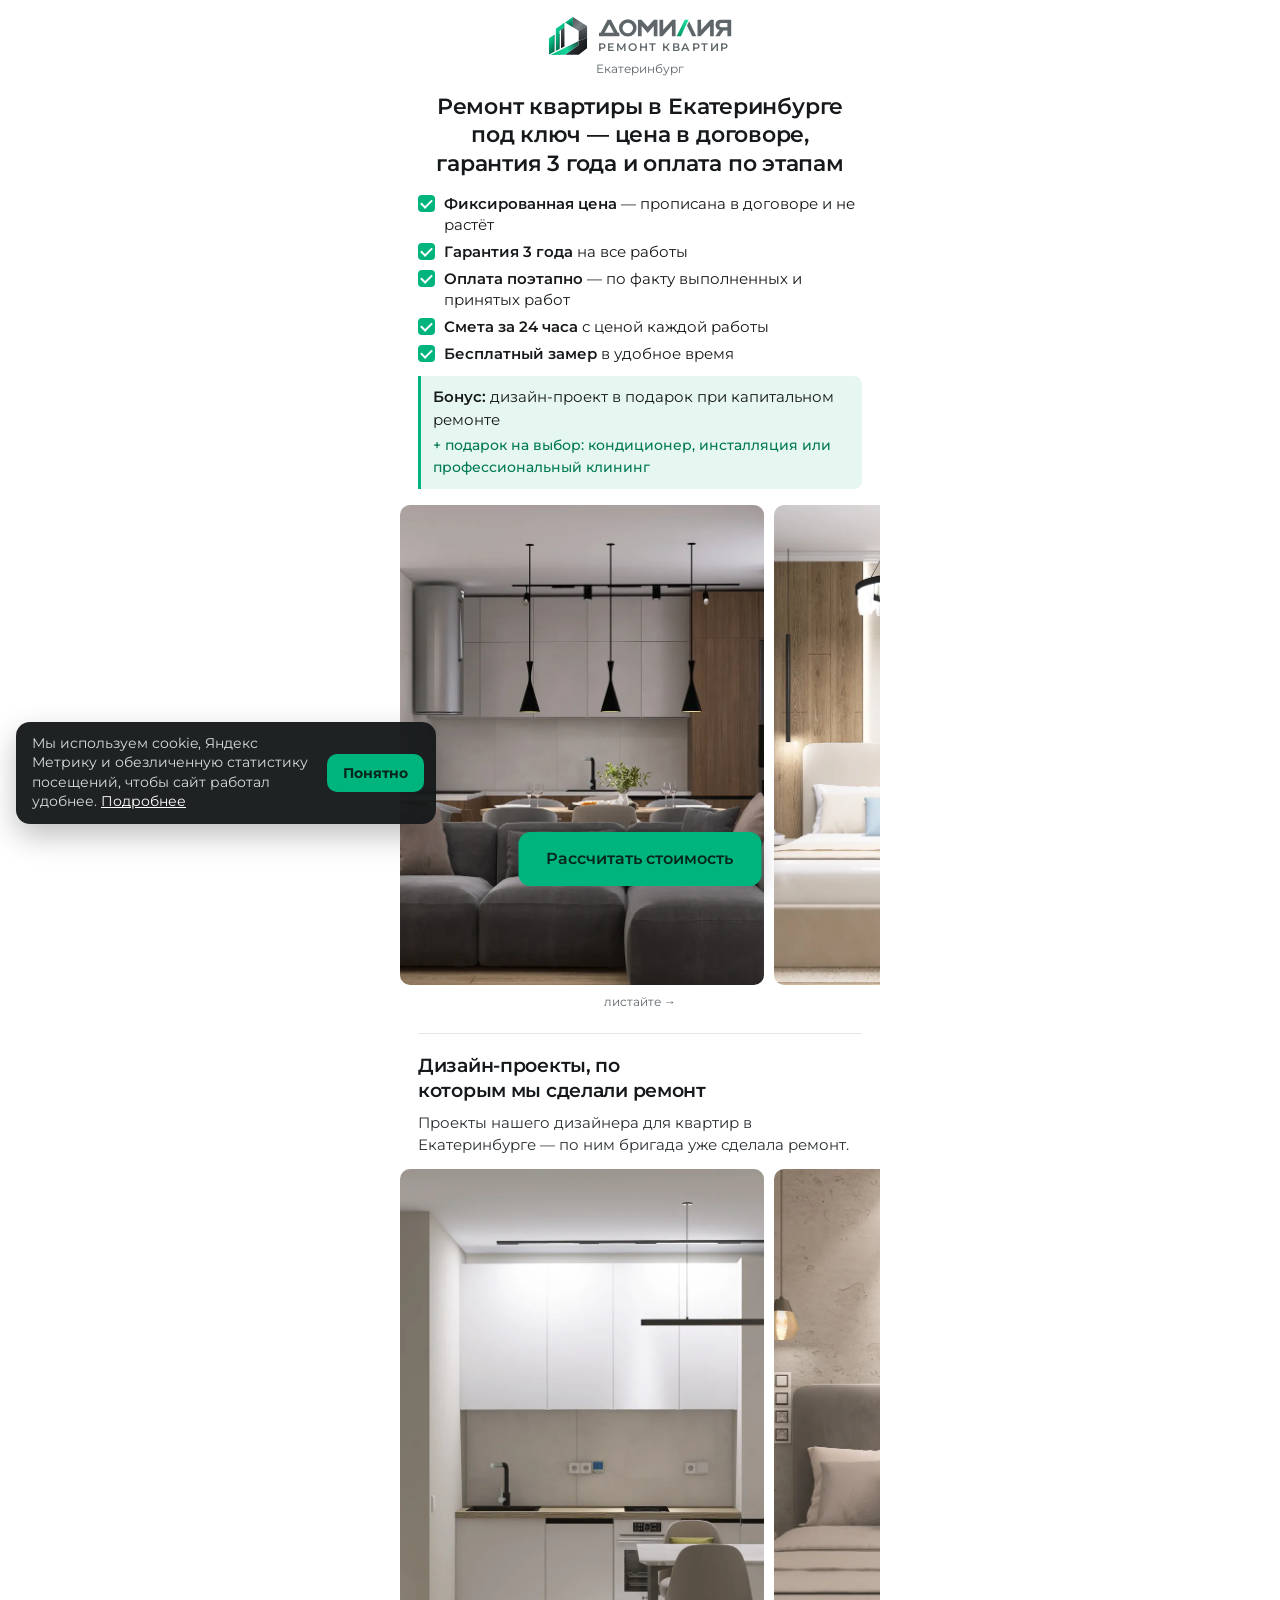
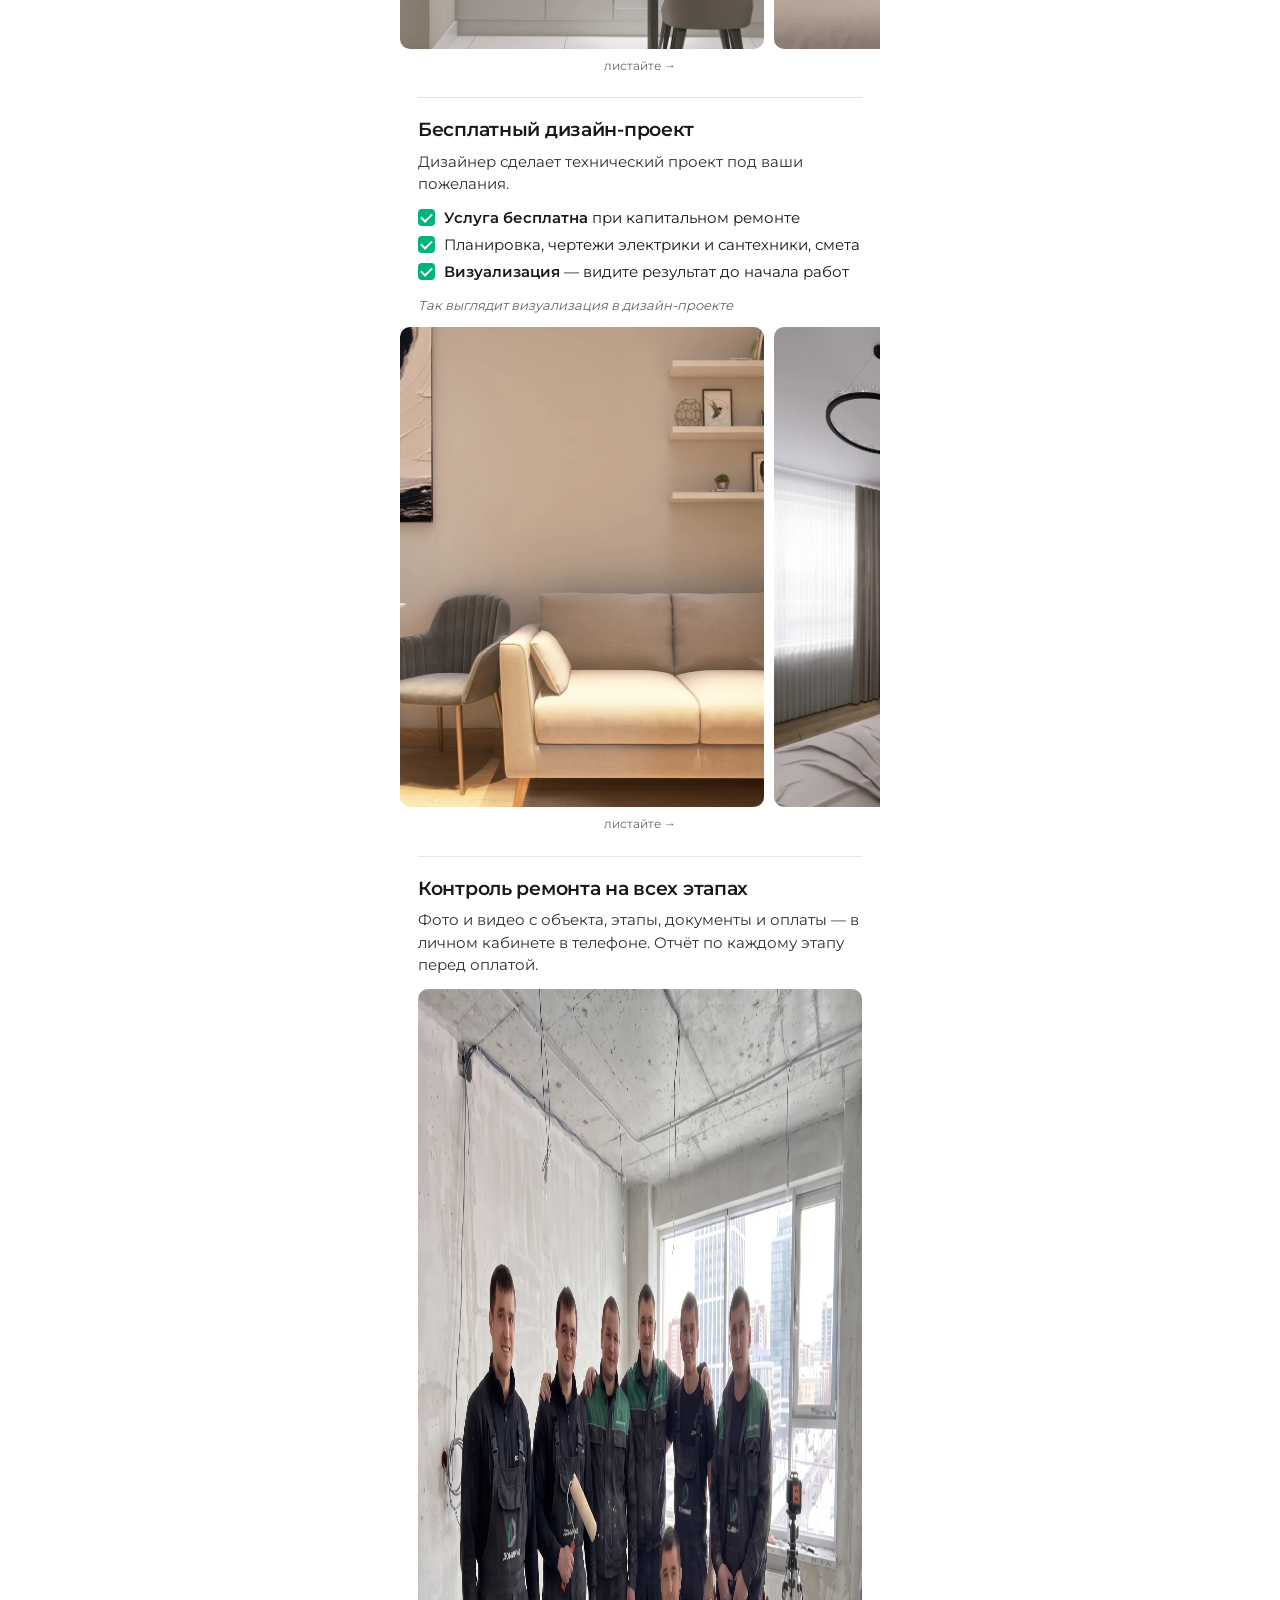
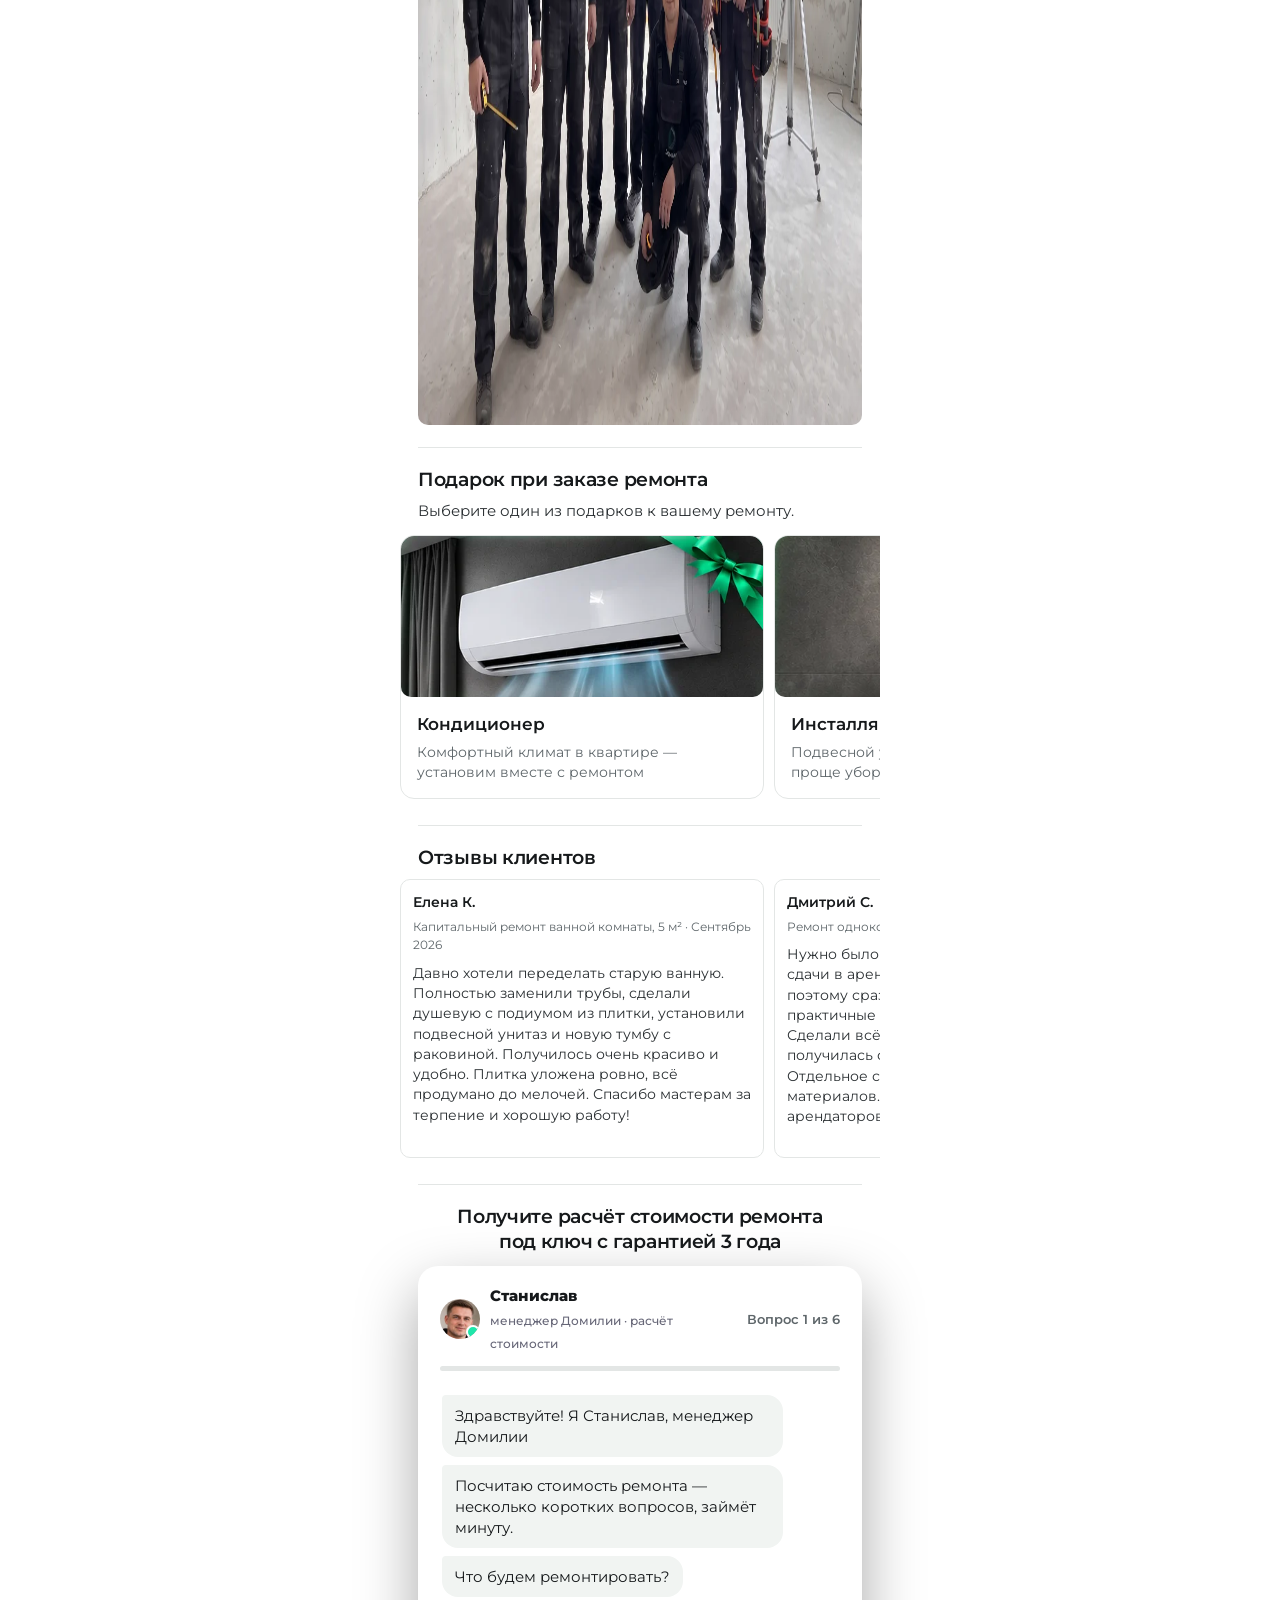
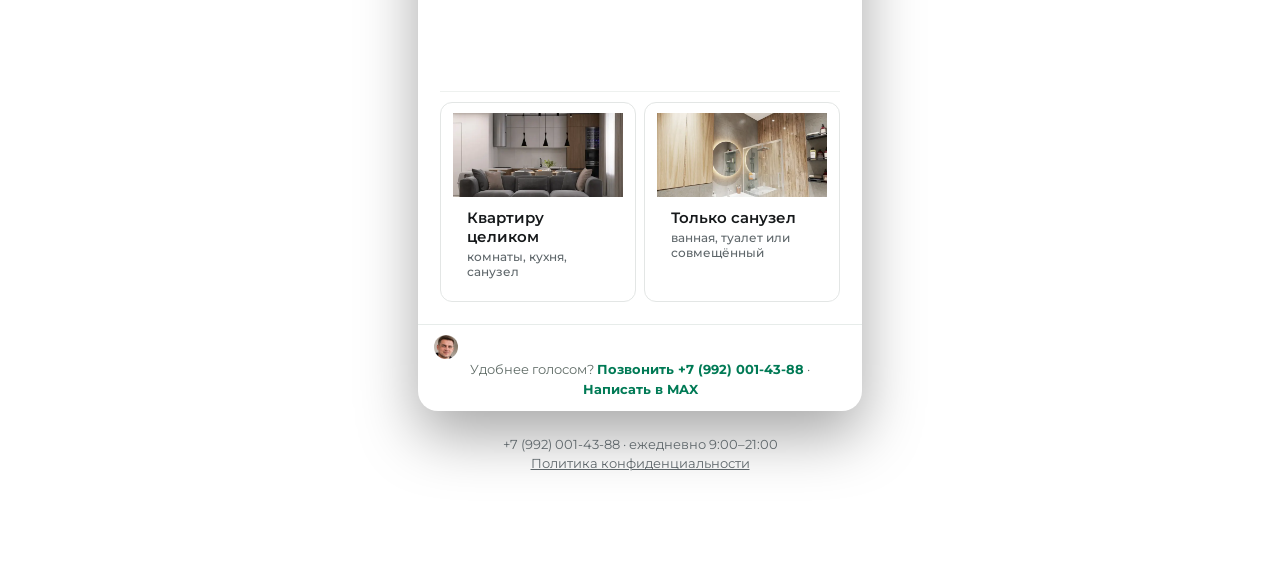
<file: m/index.html>
<!DOCTYPE html>
<html lang="ru">
<head>
<meta charset="utf-8">
<meta name="viewport" content="width=device-width, initial-scale=1, viewport-fit=cover">
<script>document.documentElement.className+=" js"</script>
<title>Ремонт квартиры в Екатеринбурге под ключ — Домилия</title>
<meta name="description" content="Ремонт квартир под ключ в Екатеринбурге. Рассчитайте стоимость за минуту. Дизайн-проект в подарок, оплата по этапам, гарантия 3 года.">
<meta name="robots" content="noindex, follow">
<link rel="canonical" href="https://remont.domilia.ru/">
<meta property="og:type" content="website"><meta property="og:locale" content="ru_RU"><meta property="og:site_name" content="Домилия">
<meta property="og:title" content="Ремонт квартиры в Екатеринбурге под ключ — Домилия"><meta property="og:description" content="Ремонт квартир под ключ в Екатеринбурге. Рассчитайте стоимость за минуту. Дизайн-проект в подарок, оплата по этапам, гарантия 3 года."><meta property="og:image" content="https://domilia.ru/img/6908500.jpg">
<meta name="theme-color" content="#16191B">
<link rel="icon" href="/favicon.ico" sizes="any"><link rel="icon" href="/favicon.svg" type="image/svg+xml"><link rel="icon" type="image/png" sizes="120x120" href="/favicon-120x120.png"><link rel="apple-touch-icon" href="/apple-touch-icon.png">
<link rel="preload" href="/fonts/montserrat-cyrillic-800-normal.woff2" as="font" type="font/woff2" crossorigin><link rel="preload" href="/fonts/montserrat-cyrillic-400-normal.woff2" as="font" type="font/woff2" crossorigin>
<style>@font-face{font-family:Montserrat;font-style:normal;font-weight:400;font-display:swap;src:url(/fonts/montserrat-cyrillic-400-normal.woff2) format("woff2");unicode-range:U+0301,U+0400-045F,U+0490-0491,U+04B0-04B1,U+2116}@font-face{font-family:Montserrat;font-style:normal;font-weight:400;font-display:swap;src:url(/fonts/montserrat-latin-400-normal.woff2) format("woff2");unicode-range:U+0000-00FF,U+0131,U+0152-0153,U+02BB-02BC,U+02C6,U+02DA,U+02DC,U+0304,U+0308,U+0329,U+2000-206F,U+20AC,U+2122,U+2191,U+2193,U+2212,U+2215,U+FEFF,U+FFFD}@font-face{font-family:Montserrat;font-style:normal;font-weight:500;font-display:swap;src:url(/fonts/montserrat-cyrillic-500-normal.woff2) format("woff2");unicode-range:U+0301,U+0400-045F,U+0490-0491,U+04B0-04B1,U+2116}@font-face{font-family:Montserrat;font-style:normal;font-weight:500;font-display:swap;src:url(/fonts/montserrat-latin-500-normal.woff2) format("woff2");unicode-range:U+0000-00FF,U+0131,U+0152-0153,U+02BB-02BC,U+02C6,U+02DA,U+02DC,U+0304,U+0308,U+0329,U+2000-206F,U+20AC,U+2122,U+2191,U+2193,U+2212,U+2215,U+FEFF,U+FFFD}@font-face{font-family:Montserrat;font-style:normal;font-weight:600;font-display:swap;src:url(/fonts/montserrat-cyrillic-600-normal.woff2) format("woff2");unicode-range:U+0301,U+0400-045F,U+0490-0491,U+04B0-04B1,U+2116}@font-face{font-family:Montserrat;font-style:normal;font-weight:600;font-display:swap;src:url(/fonts/montserrat-latin-600-normal.woff2) format("woff2");unicode-range:U+0000-00FF,U+0131,U+0152-0153,U+02BB-02BC,U+02C6,U+02DA,U+02DC,U+0304,U+0308,U+0329,U+2000-206F,U+20AC,U+2122,U+2191,U+2193,U+2212,U+2215,U+FEFF,U+FFFD}@font-face{font-family:Montserrat;font-style:normal;font-weight:700;font-display:swap;src:url(/fonts/montserrat-cyrillic-700-normal.woff2) format("woff2");unicode-range:U+0301,U+0400-045F,U+0490-0491,U+04B0-04B1,U+2116}@font-face{font-family:Montserrat;font-style:normal;font-weight:700;font-display:swap;src:url(/fonts/montserrat-latin-700-normal.woff2) format("woff2");unicode-range:U+0000-00FF,U+0131,U+0152-0153,U+02BB-02BC,U+02C6,U+02DA,U+02DC,U+0304,U+0308,U+0329,U+2000-206F,U+20AC,U+2122,U+2191,U+2193,U+2212,U+2215,U+FEFF,U+FFFD}@font-face{font-family:Montserrat;font-style:normal;font-weight:800;font-display:swap;src:url(/fonts/montserrat-cyrillic-800-normal.woff2) format("woff2");unicode-range:U+0301,U+0400-045F,U+0490-0491,U+04B0-04B1,U+2116}@font-face{font-family:Montserrat;font-style:normal;font-weight:800;font-display:swap;src:url(/fonts/montserrat-latin-800-normal.woff2) format("woff2");unicode-range:U+0000-00FF,U+0131,U+0152-0153,U+02BB-02BC,U+02C6,U+02DA,U+02DC,U+0304,U+0308,U+0329,U+2000-206F,U+20AC,U+2122,U+2191,U+2193,U+2212,U+2215,U+FEFF,U+FFFD}</style>
<link rel="stylesheet" href="/style.css?v=1794850134186"><link rel="preload" href="/app.js?v=1794850134186" as="script"><link rel="preload" href="/img/quiz-dp-flat-s.webp" as="image"><link rel="preload" href="/img/quiz-dp-bath-s.webp" as="image">
<meta name="yandex-verification" content="8f62ce537b893b64" />
<!-- Yandex.Metrika counter -->
<script type="text/javascript">(function(m,e,t,r,i,k,a){m[i]=m[i]||function(){(m[i].a=m[i].a||[]).push(arguments)};m[i].l=1*new Date();for(var j=0;j<document.scripts.length;j++){if(document.scripts[j].src===r){return;}}k=e.createElement(t),a=e.getElementsByTagName(t)[0],k.async=1,k.src=r,a.parentNode.insertBefore(k,a)})(window,document,"script","https://mc.yandex.ru/metrika/tag.js?id=114347582","ym");ym(114347582,"init",{ssr:true,webvisor:true,clickmap:true,referrer:document.referrer,url:location.href,accurateTrackBounce:true,trackLinks:true});window.__ymHead=1;</script>
<noscript><div><img src="https://mc.yandex.ru/watch/114347582" style="position:absolute;left:-9999px;" alt="" /></div></noscript>
<!-- /Yandex.Metrika counter -->
</head>
<body class="mm">
<main class="mm-w">
<div class="mm-top"><a class="mn-logo" href="/" aria-label="Домилия"><svg class="lg mn-lg" viewBox="30 26 418 416" aria-hidden="true"> <defs>  <linearGradient id="gG_m1" x1="0" y1="0" x2="0.35" y2="1"><stop offset="0" stop-color="#1FE6AA"/><stop offset=".45" stop-color="#00B47E"/><stop offset="1" stop-color="#006C4C"/></linearGradient>  <linearGradient id="gBand_m1" x1="55" y1="432" x2="351" y2="300" gradientUnits="userSpaceOnUse"><stop offset="0" stop-color="#00B47E"/><stop offset=".55" stop-color="#14D69C"/><stop offset="1" stop-color="#2A4A42"/></linearGradient>  <linearGradient id="gRoof_m1" x1="290" y1="36" x2="400" y2="160" gradientUnits="userSpaceOnUse"><stop offset="0" stop-color="#4A4F53"/><stop offset=".7" stop-color="#7C8488"/><stop offset="1" stop-color="#5C6367"/></linearGradient>  <linearGradient id="gSide_m1" x1="0" y1="0" x2="0" y2="1"><stop offset="0" stop-color="#5A6064"/><stop offset="1" stop-color="#2B2F32"/></linearGradient>  <linearGradient id="gLow_m1" x1="230" y1="300" x2="420" y2="430" gradientUnits="userSpaceOnUse"><stop offset="0" stop-color="#3A4044"/><stop offset="1" stop-color="#0E1011"/></linearGradient>  <linearGradient id="gLeg_m1" x1="0" y1="0" x2="0" y2="1"><stop offset="0" stop-color="#4C5357"/><stop offset="1" stop-color="#16191B"/></linearGradient> </defs> <g class="dm-mk"><path class="t" style="--i:7;--dx:10.0px;--dy:9.8px" fill="url(#gLow_m1)" d="M208,431 L351,328 L351,286 L438,252 L438,363 L351,431 Z"/><path class="t" style="--i:6;--dx:13.9px;--dy:-2.0px" fill="url(#gSide_m1)" d="M351,179 L438,129 L438,252 L351,286 Z"/><path class="t" style="--i:5;--dx:9.5px;--dy:-10.3px" fill="url(#gRoof_m1)" d="M290,36 L438,129 L351,179 L290,143 Z"/><path class="t" style="--i:4;--dx:2.3px;--dy:-13.8px" fill="url(#gG_m1)" d="M208,94 L290,36 L290,143 Z"/><path class="t" style="--i:3;--dx:0.2px;--dy:14.0px" fill="url(#gBand_m1)" d="M55,432 L351,286 L351,328 L208,431 Z"/><path class="t b" style="--i:1;--dx:-13.9px;--dy:-1.8px" fill="url(#gG_m1)" d="M202,94 L112,159 L112,390 L150,370 L150,182 L202,145 Z"/><path class="t b" style="--i:2;--dx:-13.1px;--dy:5.0px" fill="url(#gLeg_m1)" d="M202,145 L166,170 L166,363 L202,343 Z"/><path class="t b" style="--i:1;--dx:-11.7px;--dy:7.7px" fill="#0C3A2B" d="M150,214 L154,212 L154,368 L150,370 Z"/><path class="t b" style="--i:0;--dx:-12.3px;--dy:6.6px" fill="url(#gG_m1)" d="M95,221 L40,257 L40,427 L95,398 Z"/><path class="t b" style="--i:0;--dx:-12.3px;--dy:6.6px" fill="#0C3A2B" d="M95,221 L99,226 L99,396 L95,398 Z"/></g><defs><clipPath id="dmc_m1"><path d="M208,431 L351,328 L351,286 L438,252 L438,363 L351,431 Z"/><path d="M351,179 L438,129 L438,252 L351,286 Z"/><path d="M290,36 L438,129 L351,179 L290,143 Z"/><path d="M208,94 L290,36 L290,143 Z"/><path d="M55,432 L351,286 L351,328 L208,431 Z"/><path d="M202,94 L112,159 L112,390 L150,370 L150,182 L202,145 Z"/><path d="M202,145 L166,170 L166,363 L202,343 Z"/><path d="M150,214 L154,212 L154,368 L150,370 Z"/><path d="M95,221 L40,257 L40,427 L95,398 Z"/><path d="M95,221 L99,226 L99,396 L95,398 Z"/></clipPath><linearGradient id="dms_m1" x1="0" y1="0" x2="1" y2="0"><stop offset="0" stop-color="#fff" stop-opacity="0"/><stop offset=".5" stop-color="#fff" stop-opacity=".75"/><stop offset="1" stop-color="#fff" stop-opacity="0"/></linearGradient></defs><g clip-path="url(#dmc_m1)"><rect class="sh" x="-60" y="0" width="120" height="520" fill="url(#dms_m1)" transform="skewX(-20)"/></g></svg><span><svg class="dm-word" viewBox="480 176 984 132" aria-hidden="true"><defs><linearGradient id="gL_wl" x1="1144" y1="181" x2="1057" y2="303" gradientUnits="userSpaceOnUse"><stop offset="0" stop-color="#1FE6AA"/><stop offset="1" stop-color="#00915F"/></linearGradient></defs> <g id="word_wl" fill="currentColor" fill-rule="evenodd"><path d="M487,277 L499,277 L550,181 L575,181 L626,277 L637,277 L637,303 L487,303 Z M529,277 L562.5,215 L596,277 Z"/><path d="M763,241.5 A64.5,63.5 0 1 0 634,241.5 A64.5,63.5 0 1 0 763,241.5 Z M737,241.5 A38.5,38.5 0 1 1 660,241.5 A38.5,38.5 0 1 1 737,241.5 Z"/><path d="M773,181 L799,181 L844.5,233 L890,181 L916,181 L916,303 L889,303 L889,227 L844.5,278 L800,227 L800,303 L773,303 Z"/><path d="M931,181 L958,181 L958,255 L1025,181 L1049,181 L1049,303 L1022,303 L1022,226 L953,303 L931,303 Z"/><path d="M1148,192 L1201,303 L1171,303 L1133,226 Z"/><path d="M1210,181 L1236,181 L1236,256 L1305,181 L1329,181 L1329,303 L1302,303 L1302,227 L1232,303 L1210,303 Z"/><path d="M1457,181 H1380 A38,38 0 0 0 1372,256.2 L1340,303 H1372 L1400,261 H1429 V303 H1457 Z M1429,206 H1385 A15,15 0 0 0 1385,236 H1429 Z"/></g><path class="dm-l" fill="url(#gL_wl)" d="M1057,303 L1088,303 L1144,181 L1116,181 Z"/></svg><small>РЕМОНТ КВАРТИР</small></span></a><span>Екатеринбург</span></div>
<h1>Ремонт квартиры в Екатеринбурге под ключ — цена в договоре, гарантия 3 года и оплата по этапам</h1>
<ul class="mm-ck"><li><i aria-hidden="true"></i><span><b>Фиксированная цена</b> — прописана в договоре и не растёт</span></li><li><i aria-hidden="true"></i><span><b>Гарантия 3 года</b> на все работы</span></li><li><i aria-hidden="true"></i><span><b>Оплата поэтапно</b> — по факту выполненных и принятых работ</span></li><li><i aria-hidden="true"></i><span><b>Смета за 24 часа</b> с ценой каждой работы</span></li><li><i aria-hidden="true"></i><span><b>Бесплатный замер</b> в удобное время</span></li></ul>
<div class="mm-bonus"><b>Бонус:</b> дизайн-проект в подарок при капитальном ремонте<span class="mm-gl">+ подарок на выбор: кондиционер, инсталляция или профессиональный клининг</span></div>
<div class="mm-car"><figure><img src="/img/dp/kuh_02.webp" alt="" loading="lazy" width="640" height="480"></figure><figure><img src="/img/dp/spal_17.webp" alt="" loading="lazy" width="640" height="480"></figure><figure><img src="/img/dp/san_07.webp" alt="" loading="lazy" width="640" height="480"></figure><figure><img src="/img/dp/gost_01.webp" alt="" loading="lazy" width="640" height="480"></figure><figure><img src="/img/dp/kuh_05.webp" alt="" loading="lazy" width="640" height="480"></figure></div><div class="mm-hint">листайте →</div>
<section><h2>Дизайн-проекты, по которым мы сделали ремонт</h2><p>Проекты нашего дизайнера для квартир в Екатеринбурге — по ним бригада уже сделала ремонт.</p><div class="mm-car"><figure><img src="/img/dp/kuh_09.webp" alt="" loading="lazy" width="640" height="480"></figure><figure><img src="/img/dp/spal_05.webp" alt="" loading="lazy" width="640" height="480"></figure><figure><img src="/img/dp/san_00.webp" alt="" loading="lazy" width="640" height="480"></figure><figure><img src="/img/dp/kor_01.webp" alt="" loading="lazy" width="640" height="480"></figure><figure><img src="/img/dp/spal_13.webp" alt="" loading="lazy" width="640" height="480"></figure><figure><img src="/img/dp/san_12.webp" alt="" loading="lazy" width="640" height="480"></figure></div><div class="mm-hint">листайте →</div></section>
<section><h2>Бесплатный дизайн-проект</h2><p>Дизайнер сделает технический проект под ваши пожелания.</p><ul class="mm-ck"><li><i aria-hidden="true"></i><span><b>Услуга бесплатна</b> при капитальном ремонте</span></li><li><i aria-hidden="true"></i><span>Планировка, чертежи электрики и сантехники, смета</span></li><li><i aria-hidden="true"></i><span><b>Визуализация</b> — видите результат до начала работ</span></li></ul><p class="mm-cap">Так выглядит визуализация в дизайн-проекте</p><div class="mm-car"><figure><img src="/img/dp/kuh_07.webp" alt="" loading="lazy" width="640" height="480"></figure><figure><img src="/img/dp/spal_09.webp" alt="" loading="lazy" width="640" height="480"></figure><figure><img src="/img/dp/kuh_00.webp" alt="" loading="lazy" width="640" height="480"></figure><figure><img src="/img/dp/spal_00.webp" alt="" loading="lazy" width="640" height="480"></figure></div><div class="mm-hint">листайте →</div></section>
<section><h2>Контроль ремонта на всех этапах</h2><p>Фото и видео с объекта, этапы, документы и оплаты — в личном кабинете в телефоне. Отчёт по каждому этапу перед оплатой.</p><figure class="mm-brig"><img src="/img/brigada-na-obekte.webp" alt="Бригада Домилии на объекте" loading="lazy" width="1400" height="1036"></figure></section>
<section><h2>Подарок при заказе ремонта</h2><p>Выберите один из подарков к вашему ремонту.</p><div class="mm-car"><div class="ms-gf"><img src="/img/gift-kond.webp" alt="Кондиционер в подарок" loading="lazy" width="520" height="232"><div><b>Кондиционер</b><span>Комфортный климат в квартире — установим вместе с ремонтом</span></div></div><div class="ms-gf"><img src="/img/gift-inst.webp" alt="Инсталляция в подарок" loading="lazy" width="520" height="232"><div><b>Инсталляция</b><span>Подвесной унитаз: аккуратный санузел и проще уборка</span></div></div><div class="ms-gf"><img src="/img/gift-klin.webp" alt="Профессиональный клининг в подарок" loading="lazy" width="520" height="232"><div><b>Профессиональный клининг</b><span>Уборка после ремонта — заезжаете в чистую квартиру</span></div></div></div></section>
<section><h2>Отзывы клиентов</h2><div class="mm-car mm-rvs"><div class="mm-rv"><b>Елена К.</b><small>Капитальный ремонт ванной комнаты, 5 м² · Сентябрь 2026</small><p>Давно хотели переделать старую ванную. Полностью заменили трубы, сделали душевую с подиумом из плитки, установили подвесной унитаз и новую тумбу с раковиной. Получилось очень красиво и удобно. Плитка уложена ровно, всё продумано до мелочей. Спасибо мастерам за терпение и хорошую работу!</p></div><div class="mm-rv"><b>Дмитрий С.</b><small>Ремонт однокомнатной квартиры, 38 м² · Август 2026</small><p>Нужно было сделать ремонт в квартире для сдачи в аренду. Бюджет был ограничен, поэтому сразу попросил подобрать практичные материалы без лишних затрат. Сделали всё аккуратно, квартира получилась светлая и современная. Отдельное спасибо за помощь с закупкой материалов. После ремонта быстро нашли арендаторов.</p></div><div class="mm-rv"><b>Александр М.</b><small>Ремонт двухкомнатной квартиры под ключ, 58 м² · Октябрь 2026</small><p>Обращались за ремонтом квартиры в новостройке. Всё началось с замера и подробной сметы. Помогли с выбором материалов, подсказали, где можно сэкономить без потери качества. Работы сделали аккуратно, особенно понравились стены и плитка в санузле. Все вопросы решали оперативно. Результатом остались довольны.</p></div><div class="mm-rv"><b>Марина П.</b><small>Дизайнерский ремонт трёхкомнатной квартиры, 78 м² · Июль 2026</small><p>Делали ремонт по дизайн-проекту. Было много сложных моментов: скрытые двери, теневые потолки, встроенная подсветка, крупноформатная плитка. Переживали, что не всё получится реализовать, но мастера справились. Особенно понравилось, что все технические вопросы обсуждали заранее. Квартира получилась именно такой, как мы представляли.</p></div><div class="mm-rv"><b>Ольга В.</b><small>Косметический ремонт двухкомнатной квартиры, 52 м² · Июнь 2026</small><p>отовили квартиру к продаже, нужен был аккуратный ремонт без больших вложений. Обновили стены, заменили ламинат, двери и потолки. Работали спокойно, без лишней суеты. Квартира стала выглядеть намного лучше. Понравилось, что не навязывали дорогие материалы и учитывали наш бюджет. Спасибо!</p></div><div class="mm-rv"><b>Андрей Н.</b><small>Отделка квартиры-студии, 31 м² · Май 2026</small><p>Купили студию с предчистовой отделкой и решили сразу сделать ремонт. Обратились по рекомендации знакомых. Помогли грамотно организовать пространство, сделали электрику, полы, стены и санузел. Несмотря на небольшую площадь, всё получилось удобно. К качеству работ вопросов нет, все мелкие замечания устранили при сдаче.</p></div></div></section>
<section class="mm-fin"><h2>Получите расчёт стоимости ремонта под ключ с гарантией 3 года</h2><div class="qz" id="calc" aria-live="polite"><div class="qz-h"><b>Расчёт стоимости ремонта</b><span id="qzStep">Вопрос 1 из 6</span></div><div class="qz-bar"><i id="qzBar"></i></div><div class="qz-b" id="qzBody"><div class="qz-q">Что будем ремонтировать?</div><div class="opts c2"><button type="button" class="opt ph"><img src="/img/quiz-dp-flat-s.webp" alt="" width="320" height="240"><span>Квартиру целиком<small>комнаты, кухня, санузел</small></span></button><button type="button" class="opt ph"><img src="/img/quiz-dp-bath-s.webp" alt="" width="320" height="240"><span>Только санузел<small>ванная, туалет или совмещённый</small></span></button></div><div class="qz-nav"><small>Бесплатно и без регистрации</small></div></div>      <div class="qz-ct"><img class="qz-ct-a" src="/img/mgr-96.webp" alt="" width="24" height="24" loading="lazy">Удобнее голосом? <a data-tel data-goal="lp_call" href="tel:+79920014388">Позвонить +7 (992) 001-43-88</a> · <a data-goal="lp_messenger" href="https://max.ru/u/f9LHodD0cOJTEjj9axaw8EccNAsqVBsyg819IWFIL26qD0vIp-ldA-uJAIQ" target="_blank" rel="noopener">Написать в MAX</a></div>
</div></section>
<p class="mm-foot">+7 (992) 001-43-88 · ежедневно 9:00–21:00<br><a href="https://domilia.ru/privacy.html">Политика конфиденциальности</a></p>
</main>
<a class="mm-cta" href="#calc" data-goal="lp_cta_bar">Рассчитать стоимость</a>
<div class="ck" id="ck" hidden><p>Мы используем cookie, Яндекс Метрику и обезличенную статистику посещений, чтобы сайт работал удобнее. <a href="https://domilia.ru/privacy.html" target="_blank" rel="noopener">Подробнее</a></p><button type="button" id="ckOk">Понятно</button></div>
<script>window.LPC={"page":"m","phone":"+7 (992) 001-43-88","hours":"ежедневно 9:00–21:00","to":"","crm":"https://api.domilia.ru/lead/lXMk87fw2FItlO-4","ym":114347582,"privacy":"https://domilia.ru/privacy.html","consent":"https://domilia.ru/soglasie.html","quiz":{"title":"Расчёт стоимости ремонта","note":"Бесплатно и без регистрации","rates":{"cosm":8000,"cap":19000,"design":30000},"oldFlat":1.18,"bath":{"cosm":120000,"cap":160000,"design":220000},"days":{"cosm":[16,0.4],"cap":[38,0.7],"design":[55,1]},"spread":[0.9,1.12],"flat":[{"v":"new","t":"Новостройка","s":"без отделки или white box","img":"/img/quiz-zcg4an-s.webp"},{"v":"old","t":"Вторичное жильё","s":"есть старая отделка","img":"/img/quiz-vbmw78-s.webp"}],"rooms":[{"t":"Студия","s":"около 30 м²","a":30},{"t":"Однокомнатная","s":"около 40 м²","a":40},{"t":"Двухкомнатная","s":"около 56 м²","a":56},{"t":"Трёхкомнатная","s":"около 75 м²","a":75},{"t":"Четыре и больше","s":"от 95 м²","a":95}],"kinds":[{"v":"cap","t":"Под ключ","s":"полностью, с электрикой и сантехникой"},{"v":"design","t":"Дизайнерский","s":"по индивидуальному проекту"}],"when":["Как можно скорее","В течение месяца","Через 1–3 месяца","Пока присматриваюсь"],"resultLabel":"Ваш расчёт","formLead":"Покажем стоимость сразу после отправки и пришлём подробную смету. Бесплатно, ни к чему не обязывает.","btn":"Узнать стоимость","giftText":"Дизайн-проект в подарок при капитальном или дизайнерском ремонте","obj":[{"v":"flat","t":"Квартиру целиком","s":"комнаты, кухня, санузел","img":"/img/quiz-dp-flat-s.webp"},{"v":"bath","t":"Только санузел","s":"ванная, туалет или совмещённый","img":"/img/quiz-dp-bath-s.webp"}],"bathRate":43000,"bathMin":160000,"managerPhoto":"/img/mgr-96.webp","managerPhoto2":"/img/mgr-192.webp","manager":"Станислав"},"antispam":{"minSeconds":4,"maxPerDay":5},"objects":[{"title":"Двухкомнатная квартира в Академическом","type":"Капитальный ремонт","district":"Академический","area":56,"days":84,"price":"","year":2026,"demo":false,"task":"Вторичка 2005 года: старая алюминиевая проводка, кривые стены, тесная ванная. Хотели светлую квартиру и кухню-гостиную.","done":["Демонтаж до бетона и вывоз мусора","Новая проводка и электрощит","Новые трубы и инсталляция","Штукатурка по маякам и стяжка","Объединили кухню с гостиной (с согласованием)","Чистовая отделка и санузел под ключ"],"photos":["/img/dvuhkomnatnaya-kvartira-v-akademicheskom-nku7td.webp","/img/dvuhkomnatnaya-kvartira-v-akademicheskom-n2sz6x.webp","/img/dvuhkomnatnaya-kvartira-v-akademicheskom-9qak08.webp","/img/dvuhkomnatnaya-kvartira-v-akademicheskom-nv9jao.webp"]},{"title":"Однокомнатная квартира в новостройке на Широкой Речке","type":"Ремонт под ключ","district":"Широкая Речка","area":38,"days":70,"price":"","year":2026,"demo":false,"task":"Квартира без отделки, покупали под сдачу. Нужен практичный ремонт, который выдержит жильцов.","done":["Электрика по расстановке мебели","Штукатурка и стяжка","Кварцвинил и покраска стен","Санузел под ключ","Двери, свет, уборка"],"photos":["/img/odnokomnatnaya-kvartira-v-novostroyke-na-9dkvqs.webp","/img/odnokomnatnaya-kvartira-v-novostroyke-na-a0gsbq.webp","/img/odnokomnatnaya-kvartira-v-novostroyke-na-hkdg0j.webp"]},{"title":"Ванная под ключ на Уралмаше","type":"Ремонт ванной под ключ","district":"Уралмаш","area":5,"days":21,"price":"","year":2026,"demo":false,"task":"Старая плитка, ржавые трубы, ванна на всю стену. Хотели душевую без поддона и подвесной унитаз.","done":["Демонтаж и новые трубы","Гидроизоляция пола и стен","Трап и уклон под душевую","Крупноформатный керамогранит","Инсталляция и сантехника"],"photos":["/img/vannaya-pod-klyuch-na-uralmashe-srcgmv.webp"]},{"title":"Трёхкомнатная квартира в Центре по дизайн-проекту","type":"Дизайнерский ремонт","district":"Центр","area":78,"days":105,"price":"","year":2026,"demo":false,"task":"Нужен ремонт строго по дизайн-проекту: теневые потолки, скрытые двери, сценарии света.","done":["Дизайн-проект в подарок","Теневые потолки и подсветка","Скрытые двери под покраску","Декоративная штукатурка","Авторский надзор дизайнера"],"photos":["/img/trehkomnatnaya-kvartira-v-centre-po-diza-gcjzyl.webp","/img/trehkomnatnaya-kvartira-v-centre-po-diza-hacbq7.webp","/img/trehkomnatnaya-kvartira-v-centre-po-diza-qacpoo.webp","/img/trehkomnatnaya-kvartira-v-centre-po-diza-jnvc79.webp"]},{"title":"Студия с white box на ВИЗе","type":"Ремонт в новостройке","district":"ВИЗ","area":31,"days":63,"price":"","year":2026,"demo":false,"task":"Застройщик сделал white box. Нужно было проверить его работу и не переплатить за лишнее.","done":["Проверка работ застройщика","Доделали электрику под кухню","Покраска стен и потолков","Ламинат и плинтусы","Санузел: плитка и сантехника"],"photos":["/img/studiya-s-white-box-na-vize-xspou0.webp","/img/studiya-s-white-box-na-vize-by9e9c.webp"]},{"title":"Двухкомнатная квартира на Эльмаше","type":"Косметический ремонт","district":"Эльмаш","area":52,"days":35,"price":"","year":2026,"demo":false,"task":"Освежить квартиру перед продажей без замены коммуникаций.","done":["Шпаклёвка и покраска стен","Новый ламинат","Натяжные потолки","Замена дверей и розеток"],"photos":["/img/dvuhkomnatnaya-kvartira-na-elmashe-ulo8pb.webp","/img/dvuhkomnatnaya-kvartira-na-elmashe-z0g3ee.webp"]}],"objBtn":"Хочу такой же ремонт","finalBtn":"Жду звонка"}</script>
<script src="/app.js?v=1794850134186" defer></script>
</body>
</html>
</file>
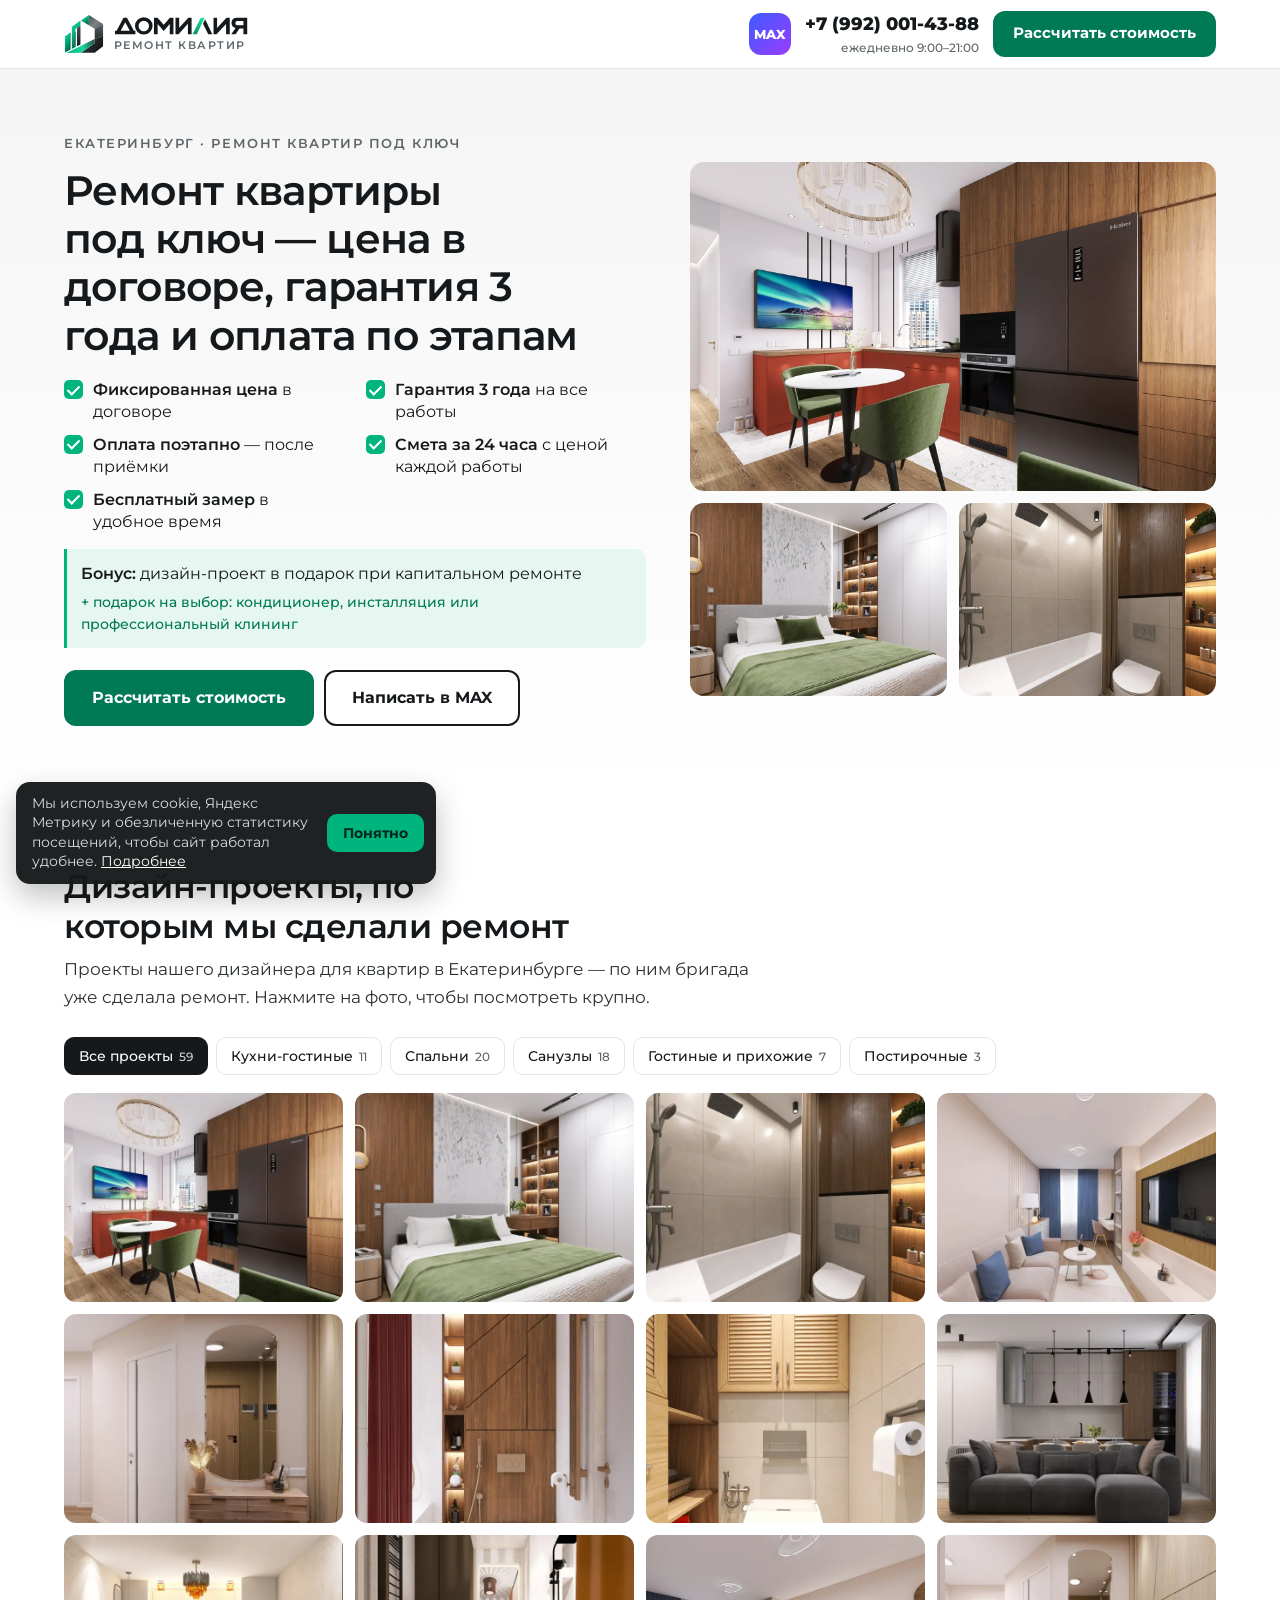
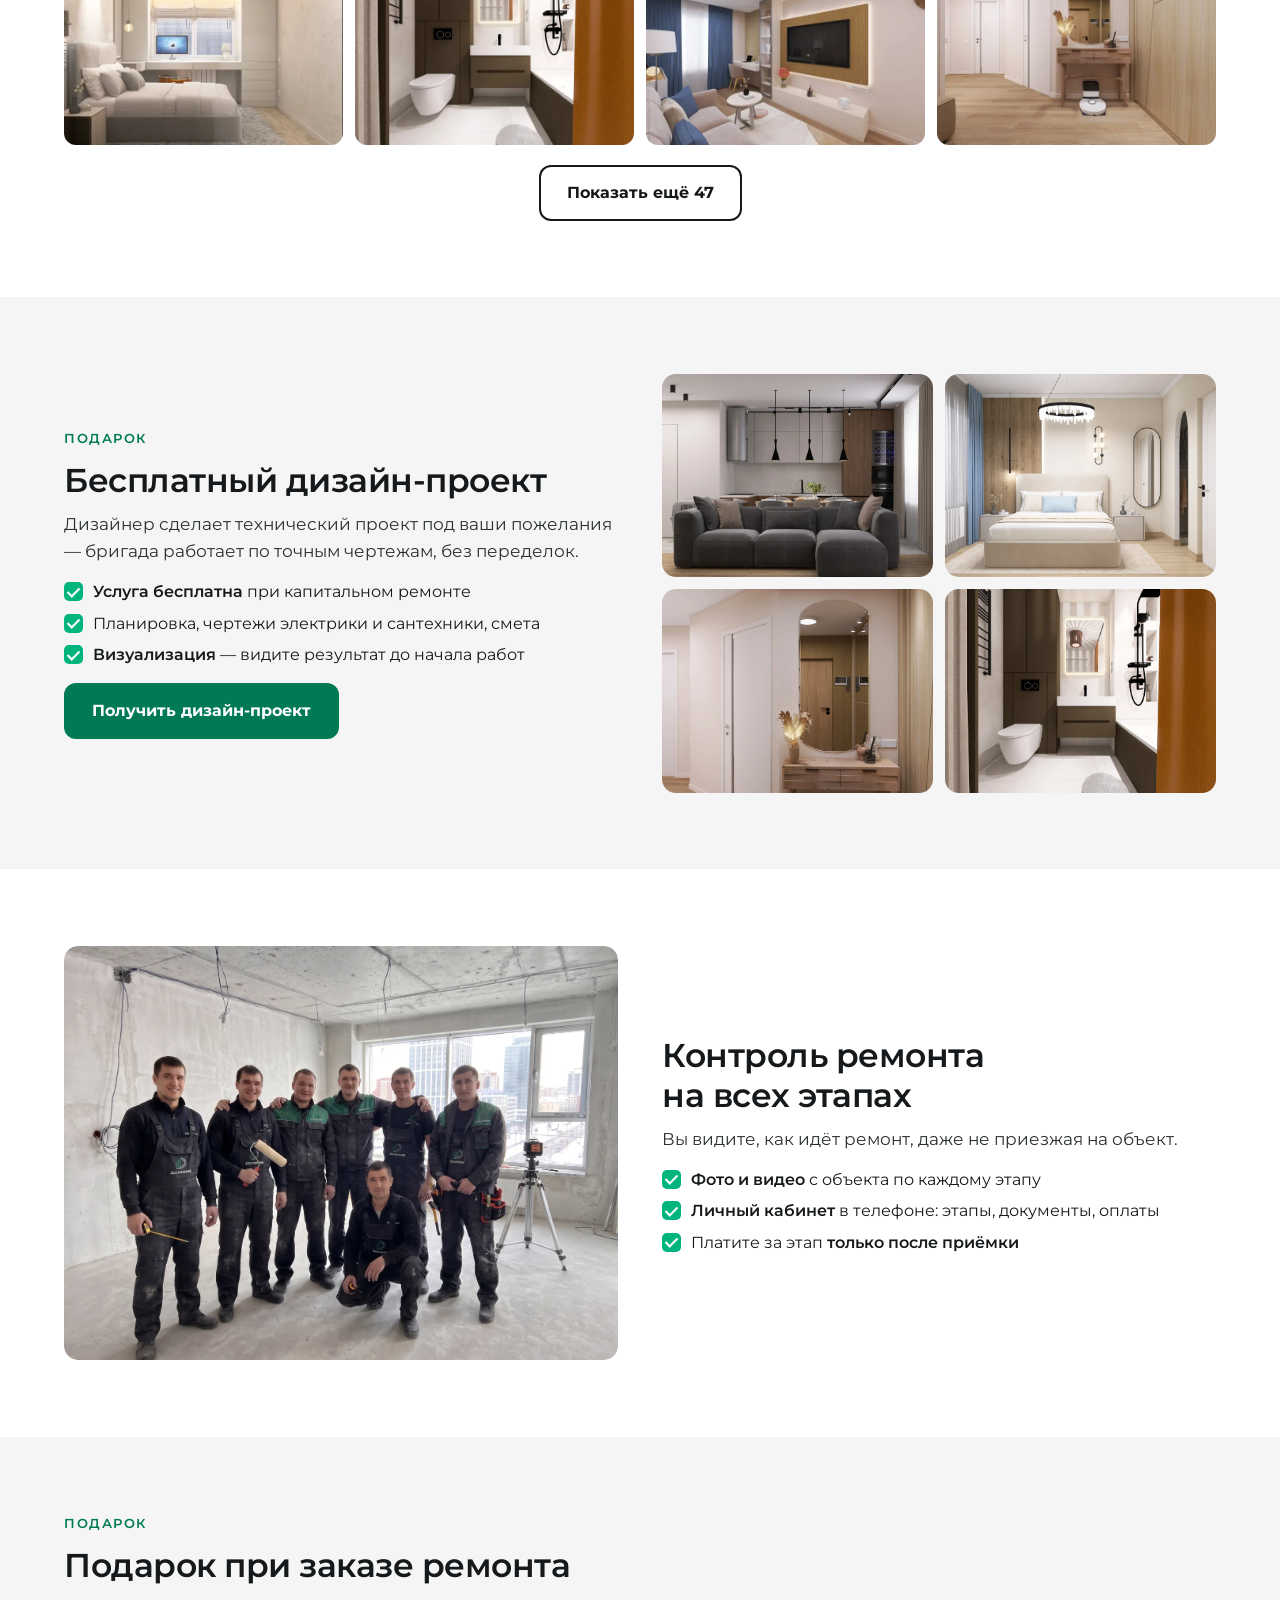
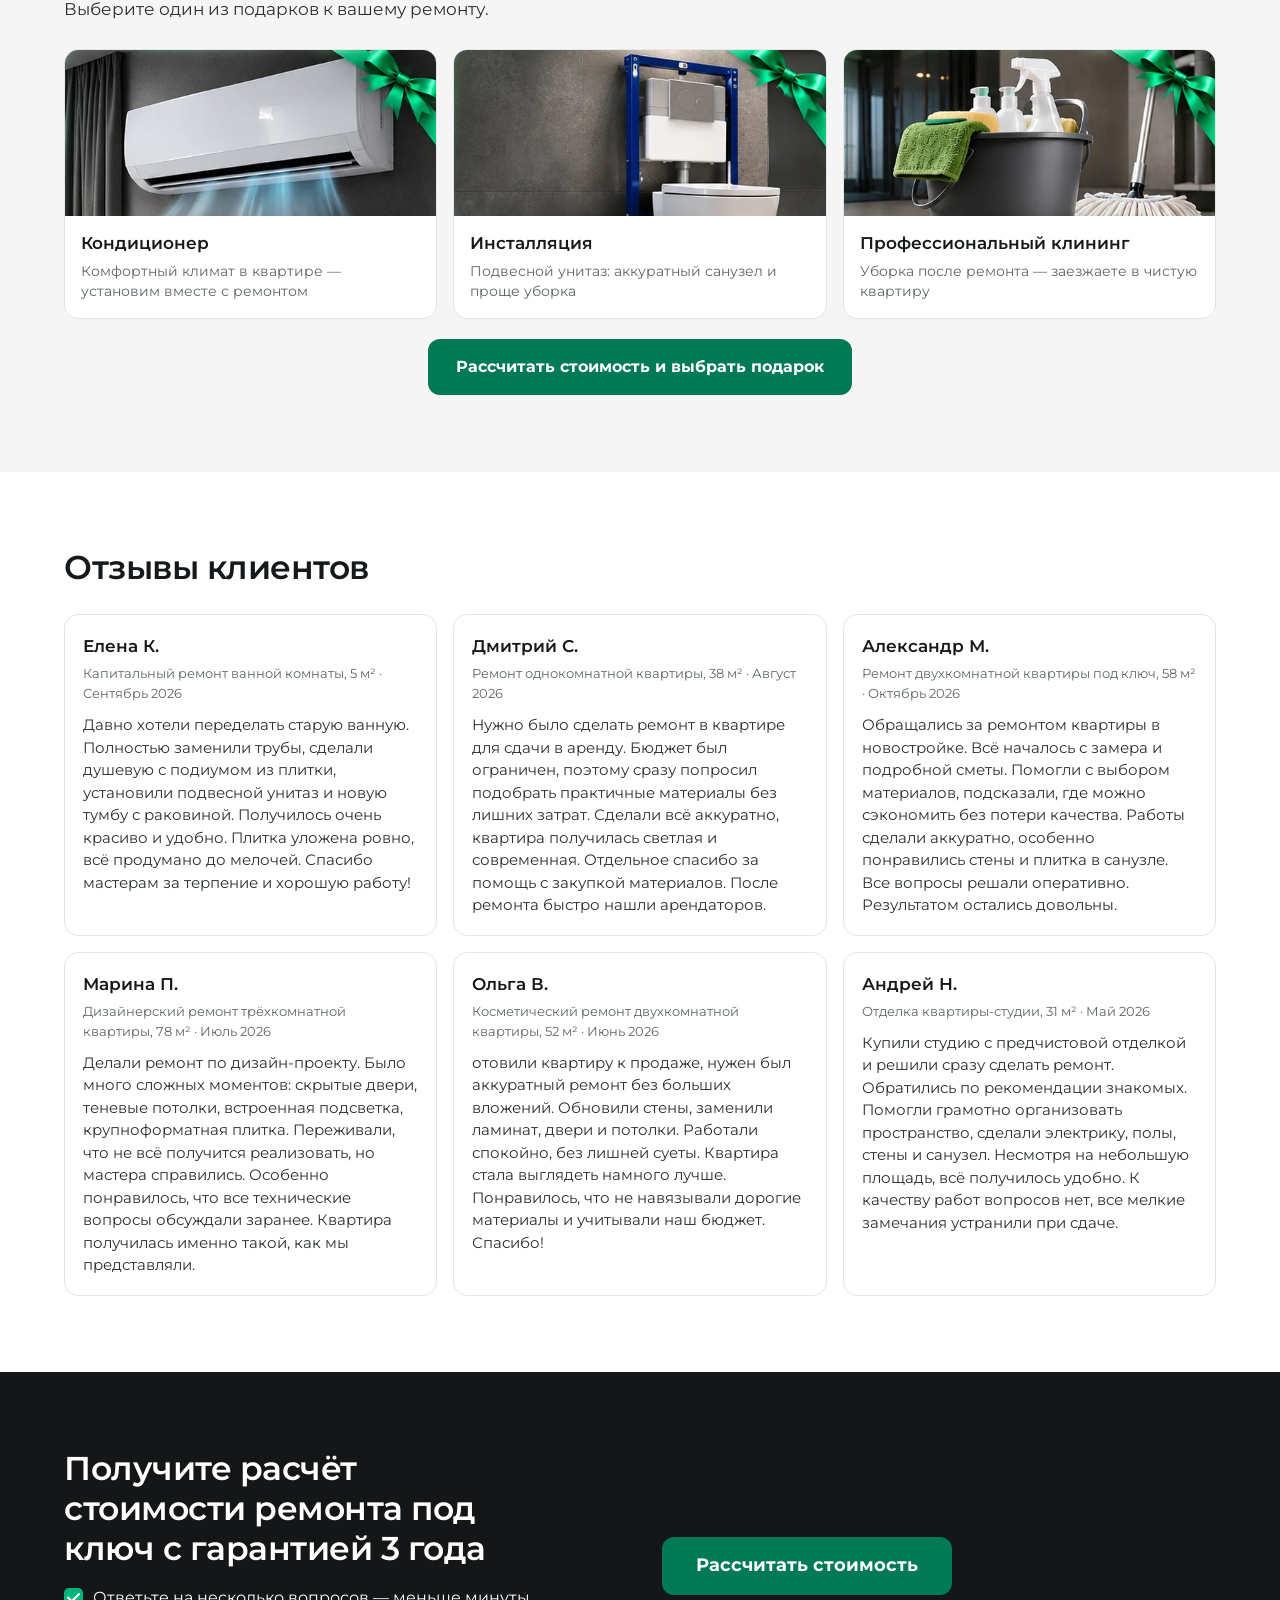
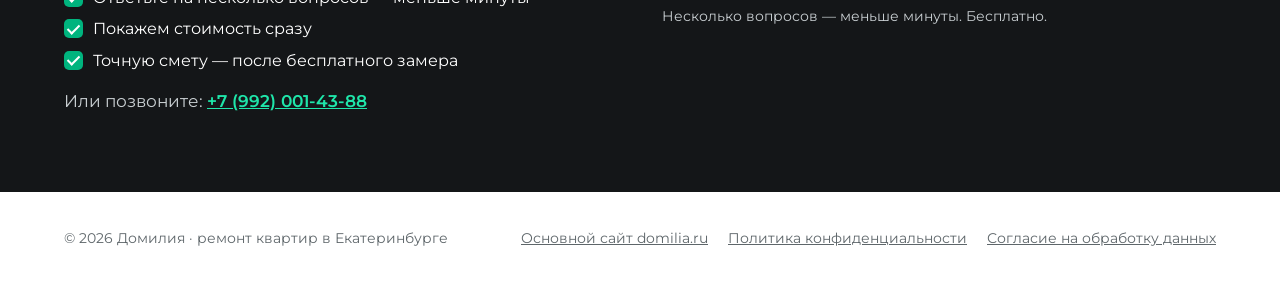
<file: s/index.html>
<!DOCTYPE html>
<html lang="ru">
<head><meta name="robots" content="noindex">
<meta charset="utf-8">
<meta name="viewport" content="width=device-width, initial-scale=1, viewport-fit=cover">
<script>document.documentElement.className+=" js"</script>
<title>Ремонт квартиры в Екатеринбурге под ключ — Домилия</title>
<meta name="description" content="Ремонт квартир под ключ в Екатеринбурге. Рассчитайте стоимость за минуту. Дизайн-проект в подарок, оплата по этапам, гарантия 3 года.">

<link rel="canonical" href="https://remont.domilia.ru/">
<meta property="og:type" content="website"><meta property="og:locale" content="ru_RU"><meta property="og:site_name" content="Домилия">
<meta property="og:title" content="Ремонт квартиры в Екатеринбурге под ключ — Домилия"><meta property="og:description" content="Ремонт квартир под ключ в Екатеринбурге. Рассчитайте стоимость за минуту. Дизайн-проект в подарок, оплата по этапам, гарантия 3 года."><meta property="og:image" content="https://domilia.ru/img/6908500.jpg">
<meta name="theme-color" content="#16191B">
<link rel="icon" href="/favicon.ico" sizes="any"><link rel="icon" href="/favicon.svg" type="image/svg+xml"><link rel="icon" type="image/png" sizes="120x120" href="/favicon-120x120.png"><link rel="apple-touch-icon" href="/apple-touch-icon.png">
<link rel="preload" href="/fonts/montserrat-cyrillic-800-normal.woff2" as="font" type="font/woff2" crossorigin><link rel="preload" href="/fonts/montserrat-cyrillic-400-normal.woff2" as="font" type="font/woff2" crossorigin>
<style>@font-face{font-family:Montserrat;font-style:normal;font-weight:400;font-display:swap;src:url(/fonts/montserrat-cyrillic-400-normal.woff2) format("woff2");unicode-range:U+0301,U+0400-045F,U+0490-0491,U+04B0-04B1,U+2116}@font-face{font-family:Montserrat;font-style:normal;font-weight:400;font-display:swap;src:url(/fonts/montserrat-latin-400-normal.woff2) format("woff2");unicode-range:U+0000-00FF,U+0131,U+0152-0153,U+02BB-02BC,U+02C6,U+02DA,U+02DC,U+0304,U+0308,U+0329,U+2000-206F,U+20AC,U+2122,U+2191,U+2193,U+2212,U+2215,U+FEFF,U+FFFD}@font-face{font-family:Montserrat;font-style:normal;font-weight:500;font-display:swap;src:url(/fonts/montserrat-cyrillic-500-normal.woff2) format("woff2");unicode-range:U+0301,U+0400-045F,U+0490-0491,U+04B0-04B1,U+2116}@font-face{font-family:Montserrat;font-style:normal;font-weight:500;font-display:swap;src:url(/fonts/montserrat-latin-500-normal.woff2) format("woff2");unicode-range:U+0000-00FF,U+0131,U+0152-0153,U+02BB-02BC,U+02C6,U+02DA,U+02DC,U+0304,U+0308,U+0329,U+2000-206F,U+20AC,U+2122,U+2191,U+2193,U+2212,U+2215,U+FEFF,U+FFFD}@font-face{font-family:Montserrat;font-style:normal;font-weight:600;font-display:swap;src:url(/fonts/montserrat-cyrillic-600-normal.woff2) format("woff2");unicode-range:U+0301,U+0400-045F,U+0490-0491,U+04B0-04B1,U+2116}@font-face{font-family:Montserrat;font-style:normal;font-weight:600;font-display:swap;src:url(/fonts/montserrat-latin-600-normal.woff2) format("woff2");unicode-range:U+0000-00FF,U+0131,U+0152-0153,U+02BB-02BC,U+02C6,U+02DA,U+02DC,U+0304,U+0308,U+0329,U+2000-206F,U+20AC,U+2122,U+2191,U+2193,U+2212,U+2215,U+FEFF,U+FFFD}@font-face{font-family:Montserrat;font-style:normal;font-weight:700;font-display:swap;src:url(/fonts/montserrat-cyrillic-700-normal.woff2) format("woff2");unicode-range:U+0301,U+0400-045F,U+0490-0491,U+04B0-04B1,U+2116}@font-face{font-family:Montserrat;font-style:normal;font-weight:700;font-display:swap;src:url(/fonts/montserrat-latin-700-normal.woff2) format("woff2");unicode-range:U+0000-00FF,U+0131,U+0152-0153,U+02BB-02BC,U+02C6,U+02DA,U+02DC,U+0304,U+0308,U+0329,U+2000-206F,U+20AC,U+2122,U+2191,U+2193,U+2212,U+2215,U+FEFF,U+FFFD}@font-face{font-family:Montserrat;font-style:normal;font-weight:800;font-display:swap;src:url(/fonts/montserrat-cyrillic-800-normal.woff2) format("woff2");unicode-range:U+0301,U+0400-045F,U+0490-0491,U+04B0-04B1,U+2116}@font-face{font-family:Montserrat;font-style:normal;font-weight:800;font-display:swap;src:url(/fonts/montserrat-latin-800-normal.woff2) format("woff2");unicode-range:U+0000-00FF,U+0131,U+0152-0153,U+02BB-02BC,U+02C6,U+02DA,U+02DC,U+0304,U+0308,U+0329,U+2000-206F,U+20AC,U+2122,U+2191,U+2193,U+2212,U+2215,U+FEFF,U+FFFD}</style>
<link rel="stylesheet" href="/style.css?v=1794850134186"><link rel="preload" href="/app.js?v=1794850134186" as="script"><link rel="preload" href="/img/quiz-dp-flat-s.webp" as="image"><link rel="preload" href="/img/quiz-dp-bath-s.webp" as="image">
<meta name="yandex-verification" content="8f62ce537b893b64" />
<!-- Yandex.Metrika counter -->
<script type="text/javascript">(function(m,e,t,r,i,k,a){m[i]=m[i]||function(){(m[i].a=m[i].a||[]).push(arguments)};m[i].l=1*new Date();for(var j=0;j<document.scripts.length;j++){if(document.scripts[j].src===r){return;}}k=e.createElement(t),a=e.getElementsByTagName(t)[0],k.async=1,k.src=r,a.parentNode.insertBefore(k,a)})(window,document,"script","https://mc.yandex.ru/metrika/tag.js?id=114347582","ym");ym(114347582,"init",{ssr:true,webvisor:true,clickmap:true,referrer:document.referrer,url:location.href,accurateTrackBounce:true,trackLinks:true});window.__ymHead=1;</script>
<noscript><div><img src="https://mc.yandex.ru/watch/114347582" style="position:absolute;left:-9999px;" alt="" /></div></noscript>
<!-- /Yandex.Metrika counter -->
</head>
<body class="ms">
<header class="top">
  <div class="w">
    <a class="mn-logo" href="/" aria-label="Домилия — ремонт квартир"><svg class="lg mn-lg" viewBox="30 26 418 416" aria-hidden="true"> <defs>  <linearGradient id="gG_m1" x1="0" y1="0" x2="0.35" y2="1"><stop offset="0" stop-color="#1FE6AA"/><stop offset=".45" stop-color="#00B47E"/><stop offset="1" stop-color="#006C4C"/></linearGradient>  <linearGradient id="gBand_m1" x1="55" y1="432" x2="351" y2="300" gradientUnits="userSpaceOnUse"><stop offset="0" stop-color="#00B47E"/><stop offset=".55" stop-color="#14D69C"/><stop offset="1" stop-color="#2A4A42"/></linearGradient>  <linearGradient id="gRoof_m1" x1="290" y1="36" x2="400" y2="160" gradientUnits="userSpaceOnUse"><stop offset="0" stop-color="#4A4F53"/><stop offset=".7" stop-color="#7C8488"/><stop offset="1" stop-color="#5C6367"/></linearGradient>  <linearGradient id="gSide_m1" x1="0" y1="0" x2="0" y2="1"><stop offset="0" stop-color="#5A6064"/><stop offset="1" stop-color="#2B2F32"/></linearGradient>  <linearGradient id="gLow_m1" x1="230" y1="300" x2="420" y2="430" gradientUnits="userSpaceOnUse"><stop offset="0" stop-color="#3A4044"/><stop offset="1" stop-color="#0E1011"/></linearGradient>  <linearGradient id="gLeg_m1" x1="0" y1="0" x2="0" y2="1"><stop offset="0" stop-color="#4C5357"/><stop offset="1" stop-color="#16191B"/></linearGradient> </defs> <g class="dm-mk"><path class="t" style="--i:7;--dx:10.0px;--dy:9.8px" fill="url(#gLow_m1)" d="M208,431 L351,328 L351,286 L438,252 L438,363 L351,431 Z"/><path class="t" style="--i:6;--dx:13.9px;--dy:-2.0px" fill="url(#gSide_m1)" d="M351,179 L438,129 L438,252 L351,286 Z"/><path class="t" style="--i:5;--dx:9.5px;--dy:-10.3px" fill="url(#gRoof_m1)" d="M290,36 L438,129 L351,179 L290,143 Z"/><path class="t" style="--i:4;--dx:2.3px;--dy:-13.8px" fill="url(#gG_m1)" d="M208,94 L290,36 L290,143 Z"/><path class="t" style="--i:3;--dx:0.2px;--dy:14.0px" fill="url(#gBand_m1)" d="M55,432 L351,286 L351,328 L208,431 Z"/><path class="t b" style="--i:1;--dx:-13.9px;--dy:-1.8px" fill="url(#gG_m1)" d="M202,94 L112,159 L112,390 L150,370 L150,182 L202,145 Z"/><path class="t b" style="--i:2;--dx:-13.1px;--dy:5.0px" fill="url(#gLeg_m1)" d="M202,145 L166,170 L166,363 L202,343 Z"/><path class="t b" style="--i:1;--dx:-11.7px;--dy:7.7px" fill="#0C3A2B" d="M150,214 L154,212 L154,368 L150,370 Z"/><path class="t b" style="--i:0;--dx:-12.3px;--dy:6.6px" fill="url(#gG_m1)" d="M95,221 L40,257 L40,427 L95,398 Z"/><path class="t b" style="--i:0;--dx:-12.3px;--dy:6.6px" fill="#0C3A2B" d="M95,221 L99,226 L99,396 L95,398 Z"/></g><defs><clipPath id="dmc_m1"><path d="M208,431 L351,328 L351,286 L438,252 L438,363 L351,431 Z"/><path d="M351,179 L438,129 L438,252 L351,286 Z"/><path d="M290,36 L438,129 L351,179 L290,143 Z"/><path d="M208,94 L290,36 L290,143 Z"/><path d="M55,432 L351,286 L351,328 L208,431 Z"/><path d="M202,94 L112,159 L112,390 L150,370 L150,182 L202,145 Z"/><path d="M202,145 L166,170 L166,363 L202,343 Z"/><path d="M150,214 L154,212 L154,368 L150,370 Z"/><path d="M95,221 L40,257 L40,427 L95,398 Z"/><path d="M95,221 L99,226 L99,396 L95,398 Z"/></clipPath><linearGradient id="dms_m1" x1="0" y1="0" x2="1" y2="0"><stop offset="0" stop-color="#fff" stop-opacity="0"/><stop offset=".5" stop-color="#fff" stop-opacity=".75"/><stop offset="1" stop-color="#fff" stop-opacity="0"/></linearGradient></defs><g clip-path="url(#dmc_m1)"><rect class="sh" x="-60" y="0" width="120" height="520" fill="url(#dms_m1)" transform="skewX(-20)"/></g></svg><span><svg class="dm-word" viewBox="480 176 984 132" aria-hidden="true"><defs><linearGradient id="gL_wl" x1="1144" y1="181" x2="1057" y2="303" gradientUnits="userSpaceOnUse"><stop offset="0" stop-color="#1FE6AA"/><stop offset="1" stop-color="#00915F"/></linearGradient></defs> <g id="word_wl" fill="currentColor" fill-rule="evenodd"><path d="M487,277 L499,277 L550,181 L575,181 L626,277 L637,277 L637,303 L487,303 Z M529,277 L562.5,215 L596,277 Z"/><path d="M763,241.5 A64.5,63.5 0 1 0 634,241.5 A64.5,63.5 0 1 0 763,241.5 Z M737,241.5 A38.5,38.5 0 1 1 660,241.5 A38.5,38.5 0 1 1 737,241.5 Z"/><path d="M773,181 L799,181 L844.5,233 L890,181 L916,181 L916,303 L889,303 L889,227 L844.5,278 L800,227 L800,303 L773,303 Z"/><path d="M931,181 L958,181 L958,255 L1025,181 L1049,181 L1049,303 L1022,303 L1022,226 L953,303 L931,303 Z"/><path d="M1148,192 L1201,303 L1171,303 L1133,226 Z"/><path d="M1210,181 L1236,181 L1236,256 L1305,181 L1329,181 L1329,303 L1302,303 L1302,227 L1232,303 L1210,303 Z"/><path d="M1457,181 H1380 A38,38 0 0 0 1372,256.2 L1340,303 H1372 L1400,261 H1429 V303 H1457 Z M1429,206 H1385 A15,15 0 0 0 1385,236 H1429 Z"/></g><path class="dm-l" fill="url(#gL_wl)" d="M1057,303 L1088,303 L1144,181 L1116,181 Z"/></svg><small>РЕМОНТ КВАРТИР</small></span></a>
    <div class="top-r"><a class="msg mxg on" data-goal="lp_messenger" href="https://max.ru/u/f9LHodD0cOJTEjj9axaw8EccNAsqVBsyg819IWFIL26qD0vIp-ldA-uJAIQ" target="_blank" rel="noopener" aria-label="Написать в MAX">MAX</a><a class="top-ph" data-tel data-goal="lp_call" href="tel:+79920014388"><span class="num">+7 (992) 001-43-88</span><small>ежедневно 9:00–21:00</small></a><a class="btn" href="#calc" data-goal="lp_cta_top">Рассчитать стоимость</a></div>
  </div>
</header>
<main>
<section class="ms-hero"><div class="w ms-hg"><div><div class="ms-pre">Екатеринбург · ремонт квартир под ключ</div><h1>Ремонт квартиры под ключ — цена в договоре, гарантия 3 года и оплата по этапам</h1><ul class="ms-ck c2"><li><i aria-hidden="true"></i><span><b>Фиксированная цена</b> в договоре</span></li><li><i aria-hidden="true"></i><span><b>Гарантия 3 года</b> на все работы</span></li><li><i aria-hidden="true"></i><span><b>Оплата поэтапно</b> — после приёмки</span></li><li><i aria-hidden="true"></i><span><b>Смета за 24 часа</b> с ценой каждой работы</span></li><li><i aria-hidden="true"></i><span><b>Бесплатный замер</b> в удобное время</span></li></ul><div class="ms-bonus"><b>Бонус:</b> дизайн-проект в подарок при капитальном ремонте<span class="ms-gl">+ подарок на выбор: кондиционер, инсталляция или профессиональный клининг</span></div><div class="ms-cta"><a class="btn" href="#calc" data-goal="lp_cta_top">Рассчитать стоимость</a><a class="btn lt" href="https://max.ru/u/f9LHodD0cOJTEjj9axaw8EccNAsqVBsyg819IWFIL26qD0vIp-ldA-uJAIQ" target="_blank" rel="noopener" data-goal="lp_messenger">Написать в MAX</a></div></div><div class="ms-hp"><figure class="big"><img src="/img/dp/f/kuh_03.webp" alt="" loading="lazy" width="800" height="600"></figure><figure class=""><img src="/img/dp/f/spal_00.webp" alt="" loading="lazy" width="800" height="600"></figure><figure class=""><img src="/img/dp/f/san_04.webp" alt="" loading="lazy" width="800" height="600"></figure></div></div></section>
<section class="ms-s " id="works"><div class="w"><div class="ms-h"><h2>Дизайн-проекты, по которым мы сделали ремонт</h2><p>Проекты нашего дизайнера для квартир в Екатеринбурге — по ним бригада уже сделала ремонт. Нажмите на фото, чтобы посмотреть крупно.</p></div><div class="gl" id="gl"><div class="gl-tabs" role="tablist"><button type="button" role="tab" data-c="all" data-g="all" class="on" aria-selected="true">Все проекты <small>59</small></button><button type="button" role="tab" data-c="kuh" data-g="kuh">Кухни-гостиные <small>11</small></button><button type="button" role="tab" data-c="spal" data-g="spal">Спальни <small>20</small></button><button type="button" role="tab" data-c="san" data-g="san,x">Санузлы <small>18</small></button><button type="button" role="tab" data-c="gost" data-g="gost,kor">Гостиные и прихожие <small>7</small></button><button type="button" role="tab" data-c="post" data-g="post">Постирочные <small>3</small></button></div><div class="gl-g"><button type="button" class="gl-i" data-c="kuh" data-id="kuh_03"><img src="/img/dp/t/kuh_03.webp" alt="Дизайн-проект — кухня-гостиная" loading="lazy" width="640" height="480"></button><button type="button" class="gl-i" data-c="spal" data-id="spal_00"><img src="/img/dp/t/spal_00.webp" alt="Дизайн-проект — спальня" loading="lazy" width="640" height="480"></button><button type="button" class="gl-i" data-c="san" data-id="san_04"><img src="/img/dp/t/san_04.webp" alt="Дизайн-проект — санузел" loading="lazy" width="640" height="480"></button><button type="button" class="gl-i" data-c="gost" data-id="gost_01"><img src="/img/dp/t/gost_01.webp" alt="Дизайн-проект — гостиная" loading="lazy" width="640" height="480"></button><button type="button" class="gl-i" data-c="kor" data-id="kor_00"><img src="/img/dp/t/kor_00.webp" alt="Дизайн-проект — прихожая" loading="lazy" width="640" height="480"></button><button type="button" class="gl-i" data-c="x" data-id="x_00"><img src="/img/dp/t/x_00.webp" alt="Дизайн-проект — туалет" loading="lazy" width="640" height="480"></button><button type="button" class="gl-i" data-c="post" data-id="post_00"><img src="/img/dp/t/post_00.webp" alt="Дизайн-проект — постирочная" loading="lazy" width="640" height="480"></button><button type="button" class="gl-i" data-c="kuh" data-id="kuh_02"><img src="/img/dp/t/kuh_02.webp" alt="Дизайн-проект — кухня-гостиная" loading="lazy" width="640" height="480"></button><button type="button" class="gl-i" data-c="spal" data-id="spal_01"><img src="/img/dp/t/spal_01.webp" alt="Дизайн-проект — спальня" loading="lazy" width="640" height="480"></button><button type="button" class="gl-i" data-c="san" data-id="san_02"><img src="/img/dp/t/san_02.webp" alt="Дизайн-проект — санузел" loading="lazy" width="640" height="480"></button><button type="button" class="gl-i" data-c="gost" data-id="gost_02"><img src="/img/dp/t/gost_02.webp" alt="Дизайн-проект — гостиная" loading="lazy" width="640" height="480"></button><button type="button" class="gl-i" data-c="kor" data-id="kor_01"><img src="/img/dp/t/kor_01.webp" alt="Дизайн-проект — прихожая" loading="lazy" width="640" height="480"></button><button type="button" class="gl-i" data-c="x" data-id="x_01" hidden><img src="/img/dp/t/x_01.webp" alt="Дизайн-проект — туалет" loading="lazy" width="640" height="480"></button><button type="button" class="gl-i" data-c="post" data-id="post_01" hidden><img src="/img/dp/t/post_01.webp" alt="Дизайн-проект — постирочная" loading="lazy" width="640" height="480"></button><button type="button" class="gl-i" data-c="kuh" data-id="kuh_00" hidden><img src="/img/dp/t/kuh_00.webp" alt="Дизайн-проект — кухня-гостиная" loading="lazy" width="640" height="480"></button><button type="button" class="gl-i" data-c="spal" data-id="spal_17" hidden><img src="/img/dp/t/spal_17.webp" alt="Дизайн-проект — спальня" loading="lazy" width="640" height="480"></button><button type="button" class="gl-i" data-c="san" data-id="san_07" hidden><img src="/img/dp/t/san_07.webp" alt="Дизайн-проект — санузел" loading="lazy" width="640" height="480"></button><button type="button" class="gl-i" data-c="gost" data-id="gost_00" hidden><img src="/img/dp/t/gost_00.webp" alt="Дизайн-проект — гостиная" loading="lazy" width="640" height="480"></button><button type="button" class="gl-i" data-c="kor" data-id="kor_02" hidden><img src="/img/dp/t/kor_02.webp" alt="Дизайн-проект — прихожая" loading="lazy" width="640" height="480"></button><button type="button" class="gl-i" data-c="x" data-id="x_02" hidden><img src="/img/dp/t/x_02.webp" alt="Дизайн-проект — туалет" loading="lazy" width="640" height="480"></button><button type="button" class="gl-i" data-c="post" data-id="post_02" hidden><img src="/img/dp/t/post_02.webp" alt="Дизайн-проект — постирочная" loading="lazy" width="640" height="480"></button><button type="button" class="gl-i" data-c="kuh" data-id="kuh_09" hidden><img src="/img/dp/t/kuh_09.webp" alt="Дизайн-проект — кухня-гостиная" loading="lazy" width="640" height="480"></button><button type="button" class="gl-i" data-c="spal" data-id="spal_15" hidden><img src="/img/dp/t/spal_15.webp" alt="Дизайн-проект — спальня" loading="lazy" width="640" height="480"></button><button type="button" class="gl-i" data-c="san" data-id="san_00" hidden><img src="/img/dp/t/san_00.webp" alt="Дизайн-проект — санузел" loading="lazy" width="640" height="480"></button><button type="button" class="gl-i" data-c="kor" data-id="kor_03" hidden><img src="/img/dp/t/kor_03.webp" alt="Дизайн-проект — прихожая" loading="lazy" width="640" height="480"></button><button type="button" class="gl-i" data-c="x" data-id="x_03" hidden><img src="/img/dp/t/x_03.webp" alt="Дизайн-проект — туалет" loading="lazy" width="640" height="480"></button><button type="button" class="gl-i" data-c="kuh" data-id="kuh_05" hidden><img src="/img/dp/t/kuh_05.webp" alt="Дизайн-проект — кухня-гостиная" loading="lazy" width="640" height="480"></button><button type="button" class="gl-i" data-c="spal" data-id="spal_19" hidden><img src="/img/dp/t/spal_19.webp" alt="Дизайн-проект — спальня" loading="lazy" width="640" height="480"></button><button type="button" class="gl-i" data-c="san" data-id="san_12" hidden><img src="/img/dp/t/san_12.webp" alt="Дизайн-проект — санузел" loading="lazy" width="640" height="480"></button><button type="button" class="gl-i" data-c="x" data-id="x_04" hidden><img src="/img/dp/t/x_04.webp" alt="Дизайн-проект — туалет" loading="lazy" width="640" height="480"></button><button type="button" class="gl-i" data-c="kuh" data-id="kuh_01" hidden><img src="/img/dp/t/kuh_01.webp" alt="Дизайн-проект — кухня-гостиная" loading="lazy" width="640" height="480"></button><button type="button" class="gl-i" data-c="spal" data-id="spal_09" hidden><img src="/img/dp/t/spal_09.webp" alt="Дизайн-проект — спальня" loading="lazy" width="640" height="480"></button><button type="button" class="gl-i" data-c="san" data-id="san_03" hidden><img src="/img/dp/t/san_03.webp" alt="Дизайн-проект — санузел" loading="lazy" width="640" height="480"></button><button type="button" class="gl-i" data-c="kuh" data-id="kuh_04" hidden><img src="/img/dp/t/kuh_04.webp" alt="Дизайн-проект — кухня-гостиная" loading="lazy" width="640" height="480"></button><button type="button" class="gl-i" data-c="spal" data-id="spal_10" hidden><img src="/img/dp/t/spal_10.webp" alt="Дизайн-проект — спальня" loading="lazy" width="640" height="480"></button><button type="button" class="gl-i" data-c="san" data-id="san_01" hidden><img src="/img/dp/t/san_01.webp" alt="Дизайн-проект — санузел" loading="lazy" width="640" height="480"></button><button type="button" class="gl-i" data-c="kuh" data-id="kuh_06" hidden><img src="/img/dp/t/kuh_06.webp" alt="Дизайн-проект — кухня-гостиная" loading="lazy" width="640" height="480"></button><button type="button" class="gl-i" data-c="spal" data-id="spal_02" hidden><img src="/img/dp/t/spal_02.webp" alt="Дизайн-проект — спальня" loading="lazy" width="640" height="480"></button><button type="button" class="gl-i" data-c="san" data-id="san_05" hidden><img src="/img/dp/t/san_05.webp" alt="Дизайн-проект — санузел" loading="lazy" width="640" height="480"></button><button type="button" class="gl-i" data-c="kuh" data-id="kuh_07" hidden><img src="/img/dp/t/kuh_07.webp" alt="Дизайн-проект — кухня-гостиная" loading="lazy" width="640" height="480"></button><button type="button" class="gl-i" data-c="spal" data-id="spal_03" hidden><img src="/img/dp/t/spal_03.webp" alt="Дизайн-проект — спальня" loading="lazy" width="640" height="480"></button><button type="button" class="gl-i" data-c="san" data-id="san_06" hidden><img src="/img/dp/t/san_06.webp" alt="Дизайн-проект — санузел" loading="lazy" width="640" height="480"></button><button type="button" class="gl-i" data-c="kuh" data-id="kuh_08" hidden><img src="/img/dp/t/kuh_08.webp" alt="Дизайн-проект — кухня-гостиная" loading="lazy" width="640" height="480"></button><button type="button" class="gl-i" data-c="spal" data-id="spal_04" hidden><img src="/img/dp/t/spal_04.webp" alt="Дизайн-проект — спальня" loading="lazy" width="640" height="480"></button><button type="button" class="gl-i" data-c="san" data-id="san_08" hidden><img src="/img/dp/t/san_08.webp" alt="Дизайн-проект — санузел" loading="lazy" width="640" height="480"></button><button type="button" class="gl-i" data-c="kuh" data-id="kuh_10" hidden><img src="/img/dp/t/kuh_10.webp" alt="Дизайн-проект — кухня-гостиная" loading="lazy" width="640" height="480"></button><button type="button" class="gl-i" data-c="spal" data-id="spal_05" hidden><img src="/img/dp/t/spal_05.webp" alt="Дизайн-проект — спальня" loading="lazy" width="640" height="480"></button><button type="button" class="gl-i" data-c="san" data-id="san_09" hidden><img src="/img/dp/t/san_09.webp" alt="Дизайн-проект — санузел" loading="lazy" width="640" height="480"></button><button type="button" class="gl-i" data-c="spal" data-id="spal_06" hidden><img src="/img/dp/t/spal_06.webp" alt="Дизайн-проект — спальня" loading="lazy" width="640" height="480"></button><button type="button" class="gl-i" data-c="san" data-id="san_10" hidden><img src="/img/dp/t/san_10.webp" alt="Дизайн-проект — санузел" loading="lazy" width="640" height="480"></button><button type="button" class="gl-i" data-c="spal" data-id="spal_07" hidden><img src="/img/dp/t/spal_07.webp" alt="Дизайн-проект — спальня" loading="lazy" width="640" height="480"></button><button type="button" class="gl-i" data-c="san" data-id="san_11" hidden><img src="/img/dp/t/san_11.webp" alt="Дизайн-проект — санузел" loading="lazy" width="640" height="480"></button><button type="button" class="gl-i" data-c="spal" data-id="spal_08" hidden><img src="/img/dp/t/spal_08.webp" alt="Дизайн-проект — спальня" loading="lazy" width="640" height="480"></button><button type="button" class="gl-i" data-c="spal" data-id="spal_11" hidden><img src="/img/dp/t/spal_11.webp" alt="Дизайн-проект — спальня" loading="lazy" width="640" height="480"></button><button type="button" class="gl-i" data-c="spal" data-id="spal_12" hidden><img src="/img/dp/t/spal_12.webp" alt="Дизайн-проект — спальня" loading="lazy" width="640" height="480"></button><button type="button" class="gl-i" data-c="spal" data-id="spal_13" hidden><img src="/img/dp/t/spal_13.webp" alt="Дизайн-проект — спальня" loading="lazy" width="640" height="480"></button><button type="button" class="gl-i" data-c="spal" data-id="spal_14" hidden><img src="/img/dp/t/spal_14.webp" alt="Дизайн-проект — спальня" loading="lazy" width="640" height="480"></button><button type="button" class="gl-i" data-c="spal" data-id="spal_16" hidden><img src="/img/dp/t/spal_16.webp" alt="Дизайн-проект — спальня" loading="lazy" width="640" height="480"></button><button type="button" class="gl-i" data-c="spal" data-id="spal_18" hidden><img src="/img/dp/t/spal_18.webp" alt="Дизайн-проект — спальня" loading="lazy" width="640" height="480"></button></div><div class="gl-more"><button type="button" class="btn lt" id="glMore">Показать ещё</button></div></div><script>(function(){var G=document.getElementById("gl"),T=G.querySelectorAll(".gl-tabs button"),I=[].slice.call(G.querySelectorAll(".gl-i")),M=document.getElementById("glMore"),cur=[],lim=12;function show(){var n=0;I.forEach(function(b){var ok=cur===null||cur.indexOf(b.dataset.c)>-1;b.hidden=!ok||n>=lim;if(ok)n++;});var tot=I.filter(function(b){return cur===null||cur.indexOf(b.dataset.c)>-1}).length;M.parentNode.hidden=tot<=lim;M.textContent="Показать ещё "+(tot-lim>0?tot-lim:"");}cur=null;show();T.forEach(function(t){t.onclick=function(){T.forEach(function(x){x.classList.remove("on");x.removeAttribute("aria-selected")});t.classList.add("on");t.setAttribute("aria-selected","true");cur=t.dataset.c==="all"?null:t.dataset.g.split(",");lim=12;show();};});M.onclick=function(){lim+=12;show();};var lb,k=0,vis=[];function op(i){vis=I.filter(function(b){return cur===null||cur.indexOf(b.dataset.c)>-1});k=i;if(!lb){lb=document.createElement("div");lb.className="gl-lb";lb.innerHTML="<button class=\"gl-x\" aria-label=\"Закрыть\">✕</button><button class=\"gl-p\" aria-label=\"Назад\">‹</button><img alt=\"\"><button class=\"gl-n\" aria-label=\"Вперёд\">›</button><div class=\"gl-c\"></div>";document.body.appendChild(lb);lb.querySelector(".gl-x").onclick=cl;lb.querySelector(".gl-p").onclick=function(){go(-1)};lb.querySelector(".gl-n").onclick=function(){go(1)};lb.onclick=function(e){if(e.target===lb)cl()};var sx=0;lb.addEventListener("touchstart",function(e){sx=e.touches[0].clientX},{passive:true});lb.addEventListener("touchend",function(e){var d=e.changedTouches[0].clientX-sx;if(Math.abs(d)>40)go(d<0?1:-1)});}rd();lb.hidden=false;document.documentElement.style.overflow="hidden";addEventListener("keydown",ky);}function rd(){var b=vis[k];lb.querySelector("img").src="/img/dp/f/"+b.dataset.id+".webp";lb.querySelector(".gl-c").textContent=(k+1)+" из "+vis.length;}function go(d){k=(k+d+vis.length)%vis.length;rd();}function cl(){lb.hidden=true;document.documentElement.style.overflow="";removeEventListener("keydown",ky);}function ky(e){if(e.key==="Escape")cl();if(e.key==="ArrowRight")go(1);if(e.key==="ArrowLeft")go(-1);}I.forEach(function(b){b.onclick=function(){var v=I.filter(function(x){return cur===null||cur.indexOf(x.dataset.c)>-1});op(v.indexOf(b));};});})()</script></div></section>
<section class="ms-s alt" id="design"><div class="w"><div class="ms-2"><div><div class="ms-pre g">Подарок</div><h2>Бесплатный дизайн-проект</h2><p>Дизайнер сделает технический проект под ваши пожелания — бригада работает по точным чертежам, без переделок.</p><ul class="ms-ck"><li><i aria-hidden="true"></i><span><b>Услуга бесплатна</b> при капитальном ремонте</span></li><li><i aria-hidden="true"></i><span>Планировка, чертежи электрики и сантехники, смета</span></li><li><i aria-hidden="true"></i><span><b>Визуализация</b> — видите результат до начала работ</span></li></ul><a class="btn" href="#calc" data-goal="lp_cta_gift">Получить дизайн-проект</a></div><div class="ms-g2"><figure class=""><img src="/img/dp/f/kuh_02.webp" alt="" loading="lazy" width="800" height="600"></figure><figure class=""><img src="/img/dp/f/spal_17.webp" alt="" loading="lazy" width="800" height="600"></figure><figure class=""><img src="/img/dp/f/kor_00.webp" alt="" loading="lazy" width="800" height="600"></figure><figure class=""><img src="/img/dp/f/san_02.webp" alt="" loading="lazy" width="800" height="600"></figure></div></div></div></section>
<section class="ms-s " id="control"><div class="w"><div class="ms-2 rev"><figure class="ms-brig"><img src="/img/brigada-na-obekte.webp" alt="Бригада Домилии на объекте" loading="lazy" width="1400" height="1036"></figure><div><h2>Контроль ремонта на всех этапах</h2><p>Вы видите, как идёт ремонт, даже не приезжая на объект.</p><ul class="ms-ck"><li><i aria-hidden="true"></i><span><b>Фото и видео</b> с объекта по каждому этапу</span></li><li><i aria-hidden="true"></i><span><b>Личный кабинет</b> в телефоне: этапы, документы, оплаты</span></li><li><i aria-hidden="true"></i><span>Платите за этап <b>только после приёмки</b></span></li></ul></div></div></div></section>
<section class="ms-s alt" id="gift"><div class="w"><div class="ms-h"><div class="ms-pre g">Подарок</div><h2>Подарок при заказе ремонта</h2><p>Выберите один из подарков к вашему ремонту.</p></div><div class="ms-gfs"><div class="ms-gf"><img src="/img/gift-kond.webp" alt="Кондиционер в подарок" loading="lazy" width="520" height="232"><div><b>Кондиционер</b><span>Комфортный климат в квартире — установим вместе с ремонтом</span></div></div><div class="ms-gf"><img src="/img/gift-inst.webp" alt="Инсталляция в подарок" loading="lazy" width="520" height="232"><div><b>Инсталляция</b><span>Подвесной унитаз: аккуратный санузел и проще уборка</span></div></div><div class="ms-gf"><img src="/img/gift-klin.webp" alt="Профессиональный клининг в подарок" loading="lazy" width="520" height="232"><div><b>Профессиональный клининг</b><span>Уборка после ремонта — заезжаете в чистую квартиру</span></div></div></div><div class="ms-gc"><a class="btn" href="#calc" data-goal="lp_cta_gift">Рассчитать стоимость и выбрать подарок</a></div></div></section>
<section class="ms-s " id="reviews"><div class="w"><div class="ms-h"><h2>Отзывы клиентов</h2></div><div class="ms-g3 rvs"><div class="ms-rv"><b>Елена К.</b><small>Капитальный ремонт ванной комнаты, 5 м² · Сентябрь 2026</small><p>Давно хотели переделать старую ванную. Полностью заменили трубы, сделали душевую с подиумом из плитки, установили подвесной унитаз и новую тумбу с раковиной. Получилось очень красиво и удобно. Плитка уложена ровно, всё продумано до мелочей. Спасибо мастерам за терпение и хорошую работу!</p></div><div class="ms-rv"><b>Дмитрий С.</b><small>Ремонт однокомнатной квартиры, 38 м² · Август 2026</small><p>Нужно было сделать ремонт в квартире для сдачи в аренду. Бюджет был ограничен, поэтому сразу попросил подобрать практичные материалы без лишних затрат. Сделали всё аккуратно, квартира получилась светлая и современная. Отдельное спасибо за помощь с закупкой материалов. После ремонта быстро нашли арендаторов.</p></div><div class="ms-rv"><b>Александр М.</b><small>Ремонт двухкомнатной квартиры под ключ, 58 м² · Октябрь 2026</small><p>Обращались за ремонтом квартиры в новостройке. Всё началось с замера и подробной сметы. Помогли с выбором материалов, подсказали, где можно сэкономить без потери качества. Работы сделали аккуратно, особенно понравились стены и плитка в санузле. Все вопросы решали оперативно. Результатом остались довольны.</p></div><div class="ms-rv"><b>Марина П.</b><small>Дизайнерский ремонт трёхкомнатной квартиры, 78 м² · Июль 2026</small><p>Делали ремонт по дизайн-проекту. Было много сложных моментов: скрытые двери, теневые потолки, встроенная подсветка, крупноформатная плитка. Переживали, что не всё получится реализовать, но мастера справились. Особенно понравилось, что все технические вопросы обсуждали заранее. Квартира получилась именно такой, как мы представляли.</p></div><div class="ms-rv"><b>Ольга В.</b><small>Косметический ремонт двухкомнатной квартиры, 52 м² · Июнь 2026</small><p>отовили квартиру к продаже, нужен был аккуратный ремонт без больших вложений. Обновили стены, заменили ламинат, двери и потолки. Работали спокойно, без лишней суеты. Квартира стала выглядеть намного лучше. Понравилось, что не навязывали дорогие материалы и учитывали наш бюджет. Спасибо!</p></div><div class="ms-rv"><b>Андрей Н.</b><small>Отделка квартиры-студии, 31 м² · Май 2026</small><p>Купили студию с предчистовой отделкой и решили сразу сделать ремонт. Обратились по рекомендации знакомых. Помогли грамотно организовать пространство, сделали электрику, полы, стены и санузел. Несмотря на небольшую площадь, всё получилось удобно. К качеству работ вопросов нет, все мелкие замечания устранили при сдаче.</p></div></div></div></section>
<section class="ms-fin" id="calc-s"><div class="w ms-fg"><div><h2>Получите расчёт стоимости ремонта под ключ с гарантией 3 года</h2><ul class="ms-ck"><li><i aria-hidden="true"></i><span>Ответьте на несколько вопросов — меньше минуты</span></li><li><i aria-hidden="true"></i><span>Покажем стоимость сразу</span></li><li><i aria-hidden="true"></i><span>Точную смету — после бесплатного замера</span></li></ul><p class="ms-ph2">Или позвоните: <a href="tel:+79920014388" data-tel data-goal="lp_call">+7 (992) 001-43-88</a></p></div><div class="ms-fb"><a class="btn big" href="#calc" data-goal="lp_cta_matrix">Рассчитать стоимость</a><small>Несколько вопросов — меньше минуты. Бесплатно.</small></div></div></section>
<div class="ms-qw"><div class="qz" id="calc" aria-live="polite"><div class="qz-h"><b>Расчёт стоимости ремонта</b><span id="qzStep">Вопрос 1 из 6</span></div><div class="qz-bar"><i id="qzBar"></i></div><div class="qz-b" id="qzBody"><div class="qz-q">Что будем ремонтировать?</div><div class="opts c2"><button type="button" class="opt ph"><img src="/img/quiz-dp-flat-s.webp" alt="" width="320" height="240"><span>Квартиру целиком<small>комнаты, кухня, санузел</small></span></button><button type="button" class="opt ph"><img src="/img/quiz-dp-bath-s.webp" alt="" width="320" height="240"><span>Только санузел<small>ванная, туалет или совмещённый</small></span></button></div><div class="qz-nav"><small>Бесплатно и без регистрации</small></div></div>      <div class="qz-ct"><img class="qz-ct-a" src="/img/mgr-96.webp" alt="" width="24" height="24" loading="lazy">Удобнее голосом? <a data-tel data-goal="lp_call" href="tel:+79920014388">Позвонить +7 (992) 001-43-88</a> · <a data-goal="lp_messenger" href="https://max.ru/u/f9LHodD0cOJTEjj9axaw8EccNAsqVBsyg819IWFIL26qD0vIp-ldA-uJAIQ" target="_blank" rel="noopener">Написать в MAX</a></div>
</div></div>
</main>
<footer class="foot">
  <div class="w">
    <div>© 2026 Домилия · ремонт квартир в Екатеринбурге</div>
    <div class="foot-l"><a href="https://domilia.ru/" target="_blank" rel="noopener">Основной сайт domilia.ru</a><a href="https://domilia.ru/privacy.html" target="_blank" rel="noopener">Политика конфиденциальности</a><a href="https://domilia.ru/soglasie.html" target="_blank" rel="noopener">Согласие на обработку данных</a></div>
  </div>
</footer>
<a class="mm-cta ms-mcta" id="msCta" href="#calc" data-goal="lp_cta_bar">Рассчитать стоимость</a><script>(function(){var b=document.getElementById("msCta"),f=function(){b.classList.toggle("on",scrollY>520)};addEventListener("scroll",f,{passive:true});f();})()</script>
<div class="ck" id="ck" hidden><p>Мы используем cookie, Яндекс Метрику и обезличенную статистику посещений, чтобы сайт работал удобнее. <a href="https://domilia.ru/privacy.html" target="_blank" rel="noopener">Подробнее</a></p><button type="button" id="ckOk">Понятно</button></div>
<script>window.LPC={"page":"s","phone":"+7 (992) 001-43-88","hours":"ежедневно 9:00–21:00","to":"","crm":"https://api.domilia.ru/lead/lXMk87fw2FItlO-4","ym":114347582,"privacy":"https://domilia.ru/privacy.html","consent":"https://domilia.ru/soglasie.html","quiz":{"title":"Расчёт стоимости ремонта","note":"Бесплатно и без регистрации","rates":{"cosm":8000,"cap":19000,"design":30000},"oldFlat":1.18,"bath":{"cosm":120000,"cap":160000,"design":220000},"days":{"cosm":[16,0.4],"cap":[38,0.7],"design":[55,1]},"spread":[0.9,1.12],"flat":[{"v":"new","t":"Новостройка","s":"без отделки или white box","img":"/img/quiz-zcg4an-s.webp"},{"v":"old","t":"Вторичное жильё","s":"есть старая отделка","img":"/img/quiz-vbmw78-s.webp"}],"rooms":[{"t":"Студия","s":"около 30 м²","a":30},{"t":"Однокомнатная","s":"около 40 м²","a":40},{"t":"Двухкомнатная","s":"около 56 м²","a":56},{"t":"Трёхкомнатная","s":"около 75 м²","a":75},{"t":"Четыре и больше","s":"от 95 м²","a":95}],"kinds":[{"v":"cap","t":"Под ключ","s":"полностью, с электрикой и сантехникой"},{"v":"design","t":"Дизайнерский","s":"по индивидуальному проекту"}],"when":["Как можно скорее","В течение месяца","Через 1–3 месяца","Пока присматриваюсь"],"resultLabel":"Ваш расчёт","formLead":"Покажем стоимость сразу после отправки и пришлём подробную смету. Бесплатно, ни к чему не обязывает.","btn":"Узнать стоимость","giftText":"Дизайн-проект в подарок при капитальном или дизайнерском ремонте","obj":[{"v":"flat","t":"Квартиру целиком","s":"комнаты, кухня, санузел","img":"/img/quiz-dp-flat-s.webp"},{"v":"bath","t":"Только санузел","s":"ванная, туалет или совмещённый","img":"/img/quiz-dp-bath-s.webp"}],"bathRate":43000,"bathMin":160000,"managerPhoto":"/img/mgr-96.webp","managerPhoto2":"/img/mgr-192.webp","manager":"Станислав"},"antispam":{"minSeconds":4,"maxPerDay":5},"objects":[{"title":"Двухкомнатная квартира в Академическом","type":"Капитальный ремонт","district":"Академический","area":56,"days":84,"price":"","year":2026,"demo":false,"task":"Вторичка 2005 года: старая алюминиевая проводка, кривые стены, тесная ванная. Хотели светлую квартиру и кухню-гостиную.","done":["Демонтаж до бетона и вывоз мусора","Новая проводка и электрощит","Новые трубы и инсталляция","Штукатурка по маякам и стяжка","Объединили кухню с гостиной (с согласованием)","Чистовая отделка и санузел под ключ"],"photos":["/img/dvuhkomnatnaya-kvartira-v-akademicheskom-nku7td.webp","/img/dvuhkomnatnaya-kvartira-v-akademicheskom-n2sz6x.webp","/img/dvuhkomnatnaya-kvartira-v-akademicheskom-9qak08.webp","/img/dvuhkomnatnaya-kvartira-v-akademicheskom-nv9jao.webp"]},{"title":"Однокомнатная квартира в новостройке на Широкой Речке","type":"Ремонт под ключ","district":"Широкая Речка","area":38,"days":70,"price":"","year":2026,"demo":false,"task":"Квартира без отделки, покупали под сдачу. Нужен практичный ремонт, который выдержит жильцов.","done":["Электрика по расстановке мебели","Штукатурка и стяжка","Кварцвинил и покраска стен","Санузел под ключ","Двери, свет, уборка"],"photos":["/img/odnokomnatnaya-kvartira-v-novostroyke-na-9dkvqs.webp","/img/odnokomnatnaya-kvartira-v-novostroyke-na-a0gsbq.webp","/img/odnokomnatnaya-kvartira-v-novostroyke-na-hkdg0j.webp"]},{"title":"Ванная под ключ на Уралмаше","type":"Ремонт ванной под ключ","district":"Уралмаш","area":5,"days":21,"price":"","year":2026,"demo":false,"task":"Старая плитка, ржавые трубы, ванна на всю стену. Хотели душевую без поддона и подвесной унитаз.","done":["Демонтаж и новые трубы","Гидроизоляция пола и стен","Трап и уклон под душевую","Крупноформатный керамогранит","Инсталляция и сантехника"],"photos":["/img/vannaya-pod-klyuch-na-uralmashe-srcgmv.webp"]},{"title":"Трёхкомнатная квартира в Центре по дизайн-проекту","type":"Дизайнерский ремонт","district":"Центр","area":78,"days":105,"price":"","year":2026,"demo":false,"task":"Нужен ремонт строго по дизайн-проекту: теневые потолки, скрытые двери, сценарии света.","done":["Дизайн-проект в подарок","Теневые потолки и подсветка","Скрытые двери под покраску","Декоративная штукатурка","Авторский надзор дизайнера"],"photos":["/img/trehkomnatnaya-kvartira-v-centre-po-diza-gcjzyl.webp","/img/trehkomnatnaya-kvartira-v-centre-po-diza-hacbq7.webp","/img/trehkomnatnaya-kvartira-v-centre-po-diza-qacpoo.webp","/img/trehkomnatnaya-kvartira-v-centre-po-diza-jnvc79.webp"]},{"title":"Студия с white box на ВИЗе","type":"Ремонт в новостройке","district":"ВИЗ","area":31,"days":63,"price":"","year":2026,"demo":false,"task":"Застройщик сделал white box. Нужно было проверить его работу и не переплатить за лишнее.","done":["Проверка работ застройщика","Доделали электрику под кухню","Покраска стен и потолков","Ламинат и плинтусы","Санузел: плитка и сантехника"],"photos":["/img/studiya-s-white-box-na-vize-xspou0.webp","/img/studiya-s-white-box-na-vize-by9e9c.webp"]},{"title":"Двухкомнатная квартира на Эльмаше","type":"Косметический ремонт","district":"Эльмаш","area":52,"days":35,"price":"","year":2026,"demo":false,"task":"Освежить квартиру перед продажей без замены коммуникаций.","done":["Шпаклёвка и покраска стен","Новый ламинат","Натяжные потолки","Замена дверей и розеток"],"photos":["/img/dvuhkomnatnaya-kvartira-na-elmashe-ulo8pb.webp","/img/dvuhkomnatnaya-kvartira-na-elmashe-z0g3ee.webp"]}],"objBtn":"Хочу такой же ремонт","finalBtn":"Жду звонка"}</script>
<script src="/app.js?v=1794850134186" defer></script>
</body>
</html>
</file>
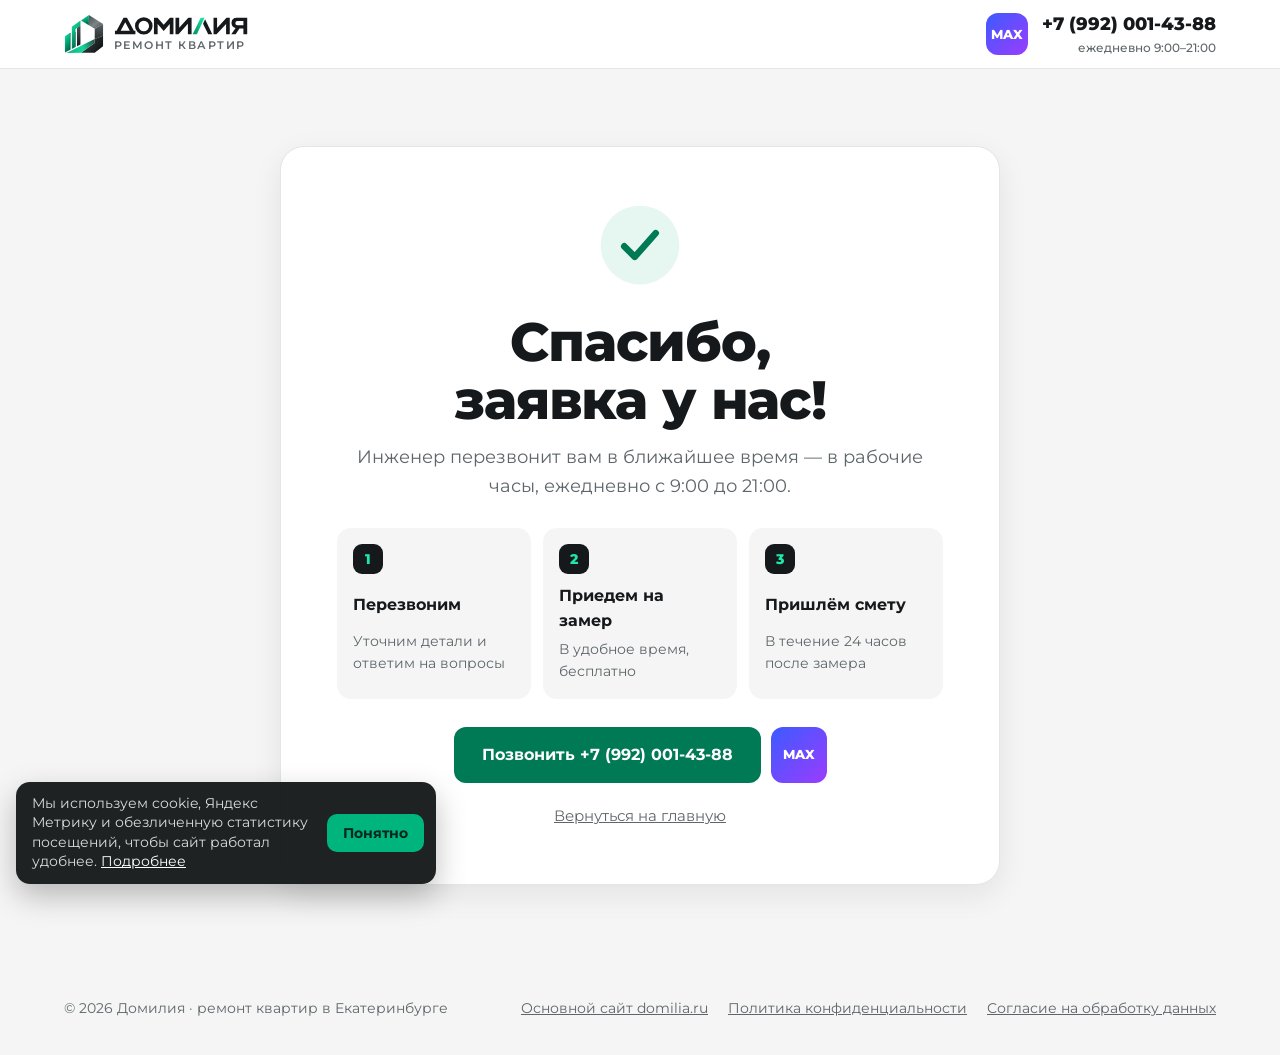
<file: spasibo/index.html>
<!DOCTYPE html>
<html lang="ru">
<head>
<meta charset="utf-8">
<meta name="viewport" content="width=device-width, initial-scale=1, viewport-fit=cover">
<script>document.documentElement.className+=" js"</script>
<title>Спасибо за заявку — Домилия</title>
<meta name="description" content="Инженер перезвонит вам в ближайшее время — в рабочие часы, ежедневно с 9:00 до 21:00.">
<meta name="robots" content="noindex, follow">
<meta property="og:type" content="website"><meta property="og:locale" content="ru_RU"><meta property="og:site_name" content="Домилия">
<meta property="og:title" content="Спасибо за заявку — Домилия"><meta property="og:description" content="Инженер перезвонит вам в ближайшее время — в рабочие часы, ежедневно с 9:00 до 21:00."><meta property="og:image" content="https://domilia.ru/img/6908500.jpg">
<meta name="theme-color" content="#16191B">
<link rel="icon" href="/favicon.ico" sizes="any"><link rel="icon" href="/favicon.svg" type="image/svg+xml"><link rel="icon" type="image/png" sizes="120x120" href="/favicon-120x120.png"><link rel="apple-touch-icon" href="/apple-touch-icon.png">
<link rel="preload" href="/fonts/montserrat-cyrillic-800-normal.woff2" as="font" type="font/woff2" crossorigin><link rel="preload" href="/fonts/montserrat-cyrillic-400-normal.woff2" as="font" type="font/woff2" crossorigin>
<style>@font-face{font-family:Montserrat;font-style:normal;font-weight:400;font-display:swap;src:url(/fonts/montserrat-cyrillic-400-normal.woff2) format("woff2");unicode-range:U+0301,U+0400-045F,U+0490-0491,U+04B0-04B1,U+2116}@font-face{font-family:Montserrat;font-style:normal;font-weight:400;font-display:swap;src:url(/fonts/montserrat-latin-400-normal.woff2) format("woff2");unicode-range:U+0000-00FF,U+0131,U+0152-0153,U+02BB-02BC,U+02C6,U+02DA,U+02DC,U+0304,U+0308,U+0329,U+2000-206F,U+20AC,U+2122,U+2191,U+2193,U+2212,U+2215,U+FEFF,U+FFFD}@font-face{font-family:Montserrat;font-style:normal;font-weight:500;font-display:swap;src:url(/fonts/montserrat-cyrillic-500-normal.woff2) format("woff2");unicode-range:U+0301,U+0400-045F,U+0490-0491,U+04B0-04B1,U+2116}@font-face{font-family:Montserrat;font-style:normal;font-weight:500;font-display:swap;src:url(/fonts/montserrat-latin-500-normal.woff2) format("woff2");unicode-range:U+0000-00FF,U+0131,U+0152-0153,U+02BB-02BC,U+02C6,U+02DA,U+02DC,U+0304,U+0308,U+0329,U+2000-206F,U+20AC,U+2122,U+2191,U+2193,U+2212,U+2215,U+FEFF,U+FFFD}@font-face{font-family:Montserrat;font-style:normal;font-weight:600;font-display:swap;src:url(/fonts/montserrat-cyrillic-600-normal.woff2) format("woff2");unicode-range:U+0301,U+0400-045F,U+0490-0491,U+04B0-04B1,U+2116}@font-face{font-family:Montserrat;font-style:normal;font-weight:600;font-display:swap;src:url(/fonts/montserrat-latin-600-normal.woff2) format("woff2");unicode-range:U+0000-00FF,U+0131,U+0152-0153,U+02BB-02BC,U+02C6,U+02DA,U+02DC,U+0304,U+0308,U+0329,U+2000-206F,U+20AC,U+2122,U+2191,U+2193,U+2212,U+2215,U+FEFF,U+FFFD}@font-face{font-family:Montserrat;font-style:normal;font-weight:700;font-display:swap;src:url(/fonts/montserrat-cyrillic-700-normal.woff2) format("woff2");unicode-range:U+0301,U+0400-045F,U+0490-0491,U+04B0-04B1,U+2116}@font-face{font-family:Montserrat;font-style:normal;font-weight:700;font-display:swap;src:url(/fonts/montserrat-latin-700-normal.woff2) format("woff2");unicode-range:U+0000-00FF,U+0131,U+0152-0153,U+02BB-02BC,U+02C6,U+02DA,U+02DC,U+0304,U+0308,U+0329,U+2000-206F,U+20AC,U+2122,U+2191,U+2193,U+2212,U+2215,U+FEFF,U+FFFD}@font-face{font-family:Montserrat;font-style:normal;font-weight:800;font-display:swap;src:url(/fonts/montserrat-cyrillic-800-normal.woff2) format("woff2");unicode-range:U+0301,U+0400-045F,U+0490-0491,U+04B0-04B1,U+2116}@font-face{font-family:Montserrat;font-style:normal;font-weight:800;font-display:swap;src:url(/fonts/montserrat-latin-800-normal.woff2) format("woff2");unicode-range:U+0000-00FF,U+0131,U+0152-0153,U+02BB-02BC,U+02C6,U+02DA,U+02DC,U+0304,U+0308,U+0329,U+2000-206F,U+20AC,U+2122,U+2191,U+2193,U+2212,U+2215,U+FEFF,U+FFFD}</style>
<link rel="stylesheet" href="/style.css?v=1794850134186"><link rel="preload" href="/app.js?v=1794850134186" as="script"><link rel="preload" href="/img/quiz-dp-flat-s.webp" as="image"><link rel="preload" href="/img/quiz-dp-bath-s.webp" as="image">
<meta name="yandex-verification" content="8f62ce537b893b64" />
<!-- Yandex.Metrika counter -->
<script type="text/javascript">(function(m,e,t,r,i,k,a){m[i]=m[i]||function(){(m[i].a=m[i].a||[]).push(arguments)};m[i].l=1*new Date();for(var j=0;j<document.scripts.length;j++){if(document.scripts[j].src===r){return;}}k=e.createElement(t),a=e.getElementsByTagName(t)[0],k.async=1,k.src=r,a.parentNode.insertBefore(k,a)})(window,document,"script","https://mc.yandex.ru/metrika/tag.js?id=114347582","ym");ym(114347582,"init",{ssr:true,webvisor:true,clickmap:true,referrer:document.referrer,url:location.href,accurateTrackBounce:true,trackLinks:true});window.__ymHead=1;</script>
<noscript><div><img src="https://mc.yandex.ru/watch/114347582" style="position:absolute;left:-9999px;" alt="" /></div></noscript>
<!-- /Yandex.Metrika counter -->
</head>
<body class="pg">
<header class="top">
  <div class="w">
    <a class="mn-logo" href="/" aria-label="Домилия — ремонт квартир"><svg class="lg mn-lg" viewBox="30 26 418 416" aria-hidden="true"> <defs>  <linearGradient id="gG_m1" x1="0" y1="0" x2="0.35" y2="1"><stop offset="0" stop-color="#1FE6AA"/><stop offset=".45" stop-color="#00B47E"/><stop offset="1" stop-color="#006C4C"/></linearGradient>  <linearGradient id="gBand_m1" x1="55" y1="432" x2="351" y2="300" gradientUnits="userSpaceOnUse"><stop offset="0" stop-color="#00B47E"/><stop offset=".55" stop-color="#14D69C"/><stop offset="1" stop-color="#2A4A42"/></linearGradient>  <linearGradient id="gRoof_m1" x1="290" y1="36" x2="400" y2="160" gradientUnits="userSpaceOnUse"><stop offset="0" stop-color="#4A4F53"/><stop offset=".7" stop-color="#7C8488"/><stop offset="1" stop-color="#5C6367"/></linearGradient>  <linearGradient id="gSide_m1" x1="0" y1="0" x2="0" y2="1"><stop offset="0" stop-color="#5A6064"/><stop offset="1" stop-color="#2B2F32"/></linearGradient>  <linearGradient id="gLow_m1" x1="230" y1="300" x2="420" y2="430" gradientUnits="userSpaceOnUse"><stop offset="0" stop-color="#3A4044"/><stop offset="1" stop-color="#0E1011"/></linearGradient>  <linearGradient id="gLeg_m1" x1="0" y1="0" x2="0" y2="1"><stop offset="0" stop-color="#4C5357"/><stop offset="1" stop-color="#16191B"/></linearGradient> </defs> <g class="dm-mk"><path class="t" style="--i:7;--dx:10.0px;--dy:9.8px" fill="url(#gLow_m1)" d="M208,431 L351,328 L351,286 L438,252 L438,363 L351,431 Z"/><path class="t" style="--i:6;--dx:13.9px;--dy:-2.0px" fill="url(#gSide_m1)" d="M351,179 L438,129 L438,252 L351,286 Z"/><path class="t" style="--i:5;--dx:9.5px;--dy:-10.3px" fill="url(#gRoof_m1)" d="M290,36 L438,129 L351,179 L290,143 Z"/><path class="t" style="--i:4;--dx:2.3px;--dy:-13.8px" fill="url(#gG_m1)" d="M208,94 L290,36 L290,143 Z"/><path class="t" style="--i:3;--dx:0.2px;--dy:14.0px" fill="url(#gBand_m1)" d="M55,432 L351,286 L351,328 L208,431 Z"/><path class="t b" style="--i:1;--dx:-13.9px;--dy:-1.8px" fill="url(#gG_m1)" d="M202,94 L112,159 L112,390 L150,370 L150,182 L202,145 Z"/><path class="t b" style="--i:2;--dx:-13.1px;--dy:5.0px" fill="url(#gLeg_m1)" d="M202,145 L166,170 L166,363 L202,343 Z"/><path class="t b" style="--i:1;--dx:-11.7px;--dy:7.7px" fill="#0C3A2B" d="M150,214 L154,212 L154,368 L150,370 Z"/><path class="t b" style="--i:0;--dx:-12.3px;--dy:6.6px" fill="url(#gG_m1)" d="M95,221 L40,257 L40,427 L95,398 Z"/><path class="t b" style="--i:0;--dx:-12.3px;--dy:6.6px" fill="#0C3A2B" d="M95,221 L99,226 L99,396 L95,398 Z"/></g><defs><clipPath id="dmc_m1"><path d="M208,431 L351,328 L351,286 L438,252 L438,363 L351,431 Z"/><path d="M351,179 L438,129 L438,252 L351,286 Z"/><path d="M290,36 L438,129 L351,179 L290,143 Z"/><path d="M208,94 L290,36 L290,143 Z"/><path d="M55,432 L351,286 L351,328 L208,431 Z"/><path d="M202,94 L112,159 L112,390 L150,370 L150,182 L202,145 Z"/><path d="M202,145 L166,170 L166,363 L202,343 Z"/><path d="M150,214 L154,212 L154,368 L150,370 Z"/><path d="M95,221 L40,257 L40,427 L95,398 Z"/><path d="M95,221 L99,226 L99,396 L95,398 Z"/></clipPath><linearGradient id="dms_m1" x1="0" y1="0" x2="1" y2="0"><stop offset="0" stop-color="#fff" stop-opacity="0"/><stop offset=".5" stop-color="#fff" stop-opacity=".75"/><stop offset="1" stop-color="#fff" stop-opacity="0"/></linearGradient></defs><g clip-path="url(#dmc_m1)"><rect class="sh" x="-60" y="0" width="120" height="520" fill="url(#dms_m1)" transform="skewX(-20)"/></g></svg><span><svg class="dm-word" viewBox="480 176 984 132" aria-hidden="true"><defs><linearGradient id="gL_wl" x1="1144" y1="181" x2="1057" y2="303" gradientUnits="userSpaceOnUse"><stop offset="0" stop-color="#1FE6AA"/><stop offset="1" stop-color="#00915F"/></linearGradient></defs> <g id="word_wl" fill="currentColor" fill-rule="evenodd"><path d="M487,277 L499,277 L550,181 L575,181 L626,277 L637,277 L637,303 L487,303 Z M529,277 L562.5,215 L596,277 Z"/><path d="M763,241.5 A64.5,63.5 0 1 0 634,241.5 A64.5,63.5 0 1 0 763,241.5 Z M737,241.5 A38.5,38.5 0 1 1 660,241.5 A38.5,38.5 0 1 1 737,241.5 Z"/><path d="M773,181 L799,181 L844.5,233 L890,181 L916,181 L916,303 L889,303 L889,227 L844.5,278 L800,227 L800,303 L773,303 Z"/><path d="M931,181 L958,181 L958,255 L1025,181 L1049,181 L1049,303 L1022,303 L1022,226 L953,303 L931,303 Z"/><path d="M1148,192 L1201,303 L1171,303 L1133,226 Z"/><path d="M1210,181 L1236,181 L1236,256 L1305,181 L1329,181 L1329,303 L1302,303 L1302,227 L1232,303 L1210,303 Z"/><path d="M1457,181 H1380 A38,38 0 0 0 1372,256.2 L1340,303 H1372 L1400,261 H1429 V303 H1457 Z M1429,206 H1385 A15,15 0 0 0 1385,236 H1429 Z"/></g><path class="dm-l" fill="url(#gL_wl)" d="M1057,303 L1088,303 L1144,181 L1116,181 Z"/></svg><small>РЕМОНТ КВАРТИР</small></span></a>
    <div class="top-r"><a class="msg mxg on" data-goal="lp_messenger" href="https://max.ru/u/f9LHodD0cOJTEjj9axaw8EccNAsqVBsyg819IWFIL26qD0vIp-ldA-uJAIQ" target="_blank" rel="noopener" aria-label="Написать в MAX">MAX</a><a class="top-ph" data-tel data-goal="lp_call" href="tel:+79920014388"><span class="num">+7 (992) 001-43-88</span><small>ежедневно 9:00–21:00</small></a></div>
  </div>
</header>
<main class="pg-m">
  <div class="w">
    <div class="pg-card">
      <div class="pg-ok"><svg viewBox="0 0 64 64"><circle cx="32" cy="32" r="30" fill="#E6F6F0"/><path d="M20 33l8 8 16-18" fill="none" stroke="#007A55" stroke-width="5" stroke-linecap="round" stroke-linejoin="round"/></svg></div>
      <h1>Спасибо, заявка у нас!</h1>
      <p class="pg-lead">Инженер перезвонит вам в ближайшее время — в рабочие часы, ежедневно с 9:00 до 21:00.</p>
      <div class="pg-sum" id="sum" hidden></div>
      <div class="pg-slot" id="slot" hidden></div>
      <ol class="pg-steps"><li><b>Перезвоним</b><span>Уточним детали и ответим на вопросы</span></li><li><b>Приедем на замер</b><span>В удобное время, бесплатно</span></li><li><b>Пришлём смету</b><span>В течение 24 часов после замера</span></li></ol>
      <div class="pg-act"><a class="btn" data-tel data-goal="lp_call" href="tel:+79920014388">Позвонить +7 (992) 001-43-88</a><a class="msg mxg on" data-goal="lp_messenger" href="https://max.ru/u/f9LHodD0cOJTEjj9axaw8EccNAsqVBsyg819IWFIL26qD0vIp-ldA-uJAIQ" target="_blank" rel="noopener" aria-label="Написать в MAX">MAX</a></div>
      <p class="pg-back"><a href="/">Вернуться на главную</a></p>
    </div>
  </div>
</main>
<footer class="foot">
  <div class="w">
    <div>© 2026 Домилия · ремонт квартир в Екатеринбурге</div>
    <div class="foot-l"><a href="https://domilia.ru/" target="_blank" rel="noopener">Основной сайт domilia.ru</a><a href="https://domilia.ru/privacy.html" target="_blank" rel="noopener">Политика конфиденциальности</a><a href="https://domilia.ru/soglasie.html" target="_blank" rel="noopener">Согласие на обработку данных</a></div>
  </div>
</footer>
<div class="ck" id="ck" hidden><p>Мы используем cookie, Яндекс Метрику и обезличенную статистику посещений, чтобы сайт работал удобнее. <a href="https://domilia.ru/privacy.html" target="_blank" rel="noopener">Подробнее</a></p><button type="button" id="ckOk">Понятно</button></div>
<script>window.LPC={"page":"thanks","phone":"+7 (992) 001-43-88","hours":"ежедневно 9:00–21:00","to":"","crm":"https://api.domilia.ru/lead/lXMk87fw2FItlO-4","ym":114347582,"privacy":"https://domilia.ru/privacy.html","consent":"https://domilia.ru/soglasie.html","quiz":{"title":"Расчёт стоимости ремонта","note":"Бесплатно и без регистрации","rates":{"cosm":8000,"cap":19000,"design":30000},"oldFlat":1.18,"bath":{"cosm":120000,"cap":160000,"design":220000},"days":{"cosm":[16,0.4],"cap":[38,0.7],"design":[55,1]},"spread":[0.9,1.12],"flat":[{"v":"new","t":"Новостройка","s":"без отделки или white box","img":"/img/quiz-zcg4an-s.webp"},{"v":"old","t":"Вторичное жильё","s":"есть старая отделка","img":"/img/quiz-vbmw78-s.webp"}],"rooms":[{"t":"Студия","s":"около 30 м²","a":30},{"t":"Однокомнатная","s":"около 40 м²","a":40},{"t":"Двухкомнатная","s":"около 56 м²","a":56},{"t":"Трёхкомнатная","s":"около 75 м²","a":75},{"t":"Четыре и больше","s":"от 95 м²","a":95}],"kinds":[{"v":"cap","t":"Под ключ","s":"полностью, с электрикой и сантехникой"},{"v":"design","t":"Дизайнерский","s":"по индивидуальному проекту"}],"when":["Как можно скорее","В течение месяца","Через 1–3 месяца","Пока присматриваюсь"],"resultLabel":"Ваш расчёт","formLead":"Покажем стоимость сразу после отправки и пришлём подробную смету. Бесплатно, ни к чему не обязывает.","btn":"Узнать стоимость","giftText":"Дизайн-проект в подарок при капитальном или дизайнерском ремонте","obj":[{"v":"flat","t":"Квартиру целиком","s":"комнаты, кухня, санузел","img":"/img/quiz-dp-flat-s.webp"},{"v":"bath","t":"Только санузел","s":"ванная, туалет или совмещённый","img":"/img/quiz-dp-bath-s.webp"}],"bathRate":43000,"bathMin":160000,"managerPhoto":"/img/mgr-96.webp","managerPhoto2":"/img/mgr-192.webp","manager":"Станислав"},"antispam":{"minSeconds":4,"maxPerDay":5},"objects":[{"title":"Двухкомнатная квартира в Академическом","type":"Капитальный ремонт","district":"Академический","area":56,"days":84,"price":"","year":2026,"demo":false,"task":"Вторичка 2005 года: старая алюминиевая проводка, кривые стены, тесная ванная. Хотели светлую квартиру и кухню-гостиную.","done":["Демонтаж до бетона и вывоз мусора","Новая проводка и электрощит","Новые трубы и инсталляция","Штукатурка по маякам и стяжка","Объединили кухню с гостиной (с согласованием)","Чистовая отделка и санузел под ключ"],"photos":["/img/dvuhkomnatnaya-kvartira-v-akademicheskom-nku7td.webp","/img/dvuhkomnatnaya-kvartira-v-akademicheskom-n2sz6x.webp","/img/dvuhkomnatnaya-kvartira-v-akademicheskom-9qak08.webp","/img/dvuhkomnatnaya-kvartira-v-akademicheskom-nv9jao.webp"]},{"title":"Однокомнатная квартира в новостройке на Широкой Речке","type":"Ремонт под ключ","district":"Широкая Речка","area":38,"days":70,"price":"","year":2026,"demo":false,"task":"Квартира без отделки, покупали под сдачу. Нужен практичный ремонт, который выдержит жильцов.","done":["Электрика по расстановке мебели","Штукатурка и стяжка","Кварцвинил и покраска стен","Санузел под ключ","Двери, свет, уборка"],"photos":["/img/odnokomnatnaya-kvartira-v-novostroyke-na-9dkvqs.webp","/img/odnokomnatnaya-kvartira-v-novostroyke-na-a0gsbq.webp","/img/odnokomnatnaya-kvartira-v-novostroyke-na-hkdg0j.webp"]},{"title":"Ванная под ключ на Уралмаше","type":"Ремонт ванной под ключ","district":"Уралмаш","area":5,"days":21,"price":"","year":2026,"demo":false,"task":"Старая плитка, ржавые трубы, ванна на всю стену. Хотели душевую без поддона и подвесной унитаз.","done":["Демонтаж и новые трубы","Гидроизоляция пола и стен","Трап и уклон под душевую","Крупноформатный керамогранит","Инсталляция и сантехника"],"photos":["/img/vannaya-pod-klyuch-na-uralmashe-srcgmv.webp"]},{"title":"Трёхкомнатная квартира в Центре по дизайн-проекту","type":"Дизайнерский ремонт","district":"Центр","area":78,"days":105,"price":"","year":2026,"demo":false,"task":"Нужен ремонт строго по дизайн-проекту: теневые потолки, скрытые двери, сценарии света.","done":["Дизайн-проект в подарок","Теневые потолки и подсветка","Скрытые двери под покраску","Декоративная штукатурка","Авторский надзор дизайнера"],"photos":["/img/trehkomnatnaya-kvartira-v-centre-po-diza-gcjzyl.webp","/img/trehkomnatnaya-kvartira-v-centre-po-diza-hacbq7.webp","/img/trehkomnatnaya-kvartira-v-centre-po-diza-qacpoo.webp","/img/trehkomnatnaya-kvartira-v-centre-po-diza-jnvc79.webp"]},{"title":"Студия с white box на ВИЗе","type":"Ремонт в новостройке","district":"ВИЗ","area":31,"days":63,"price":"","year":2026,"demo":false,"task":"Застройщик сделал white box. Нужно было проверить его работу и не переплатить за лишнее.","done":["Проверка работ застройщика","Доделали электрику под кухню","Покраска стен и потолков","Ламинат и плинтусы","Санузел: плитка и сантехника"],"photos":["/img/studiya-s-white-box-na-vize-xspou0.webp","/img/studiya-s-white-box-na-vize-by9e9c.webp"]},{"title":"Двухкомнатная квартира на Эльмаше","type":"Косметический ремонт","district":"Эльмаш","area":52,"days":35,"price":"","year":2026,"demo":false,"task":"Освежить квартиру перед продажей без замены коммуникаций.","done":["Шпаклёвка и покраска стен","Новый ламинат","Натяжные потолки","Замена дверей и розеток"],"photos":["/img/dvuhkomnatnaya-kvartira-na-elmashe-ulo8pb.webp","/img/dvuhkomnatnaya-kvartira-na-elmashe-z0g3ee.webp"]}],"objBtn":"Хочу такой же ремонт","finalBtn":"Жду звонка"}</script>
<script src="/app.js?v=1794850134186" defer></script>
</body>
</html>
</file>
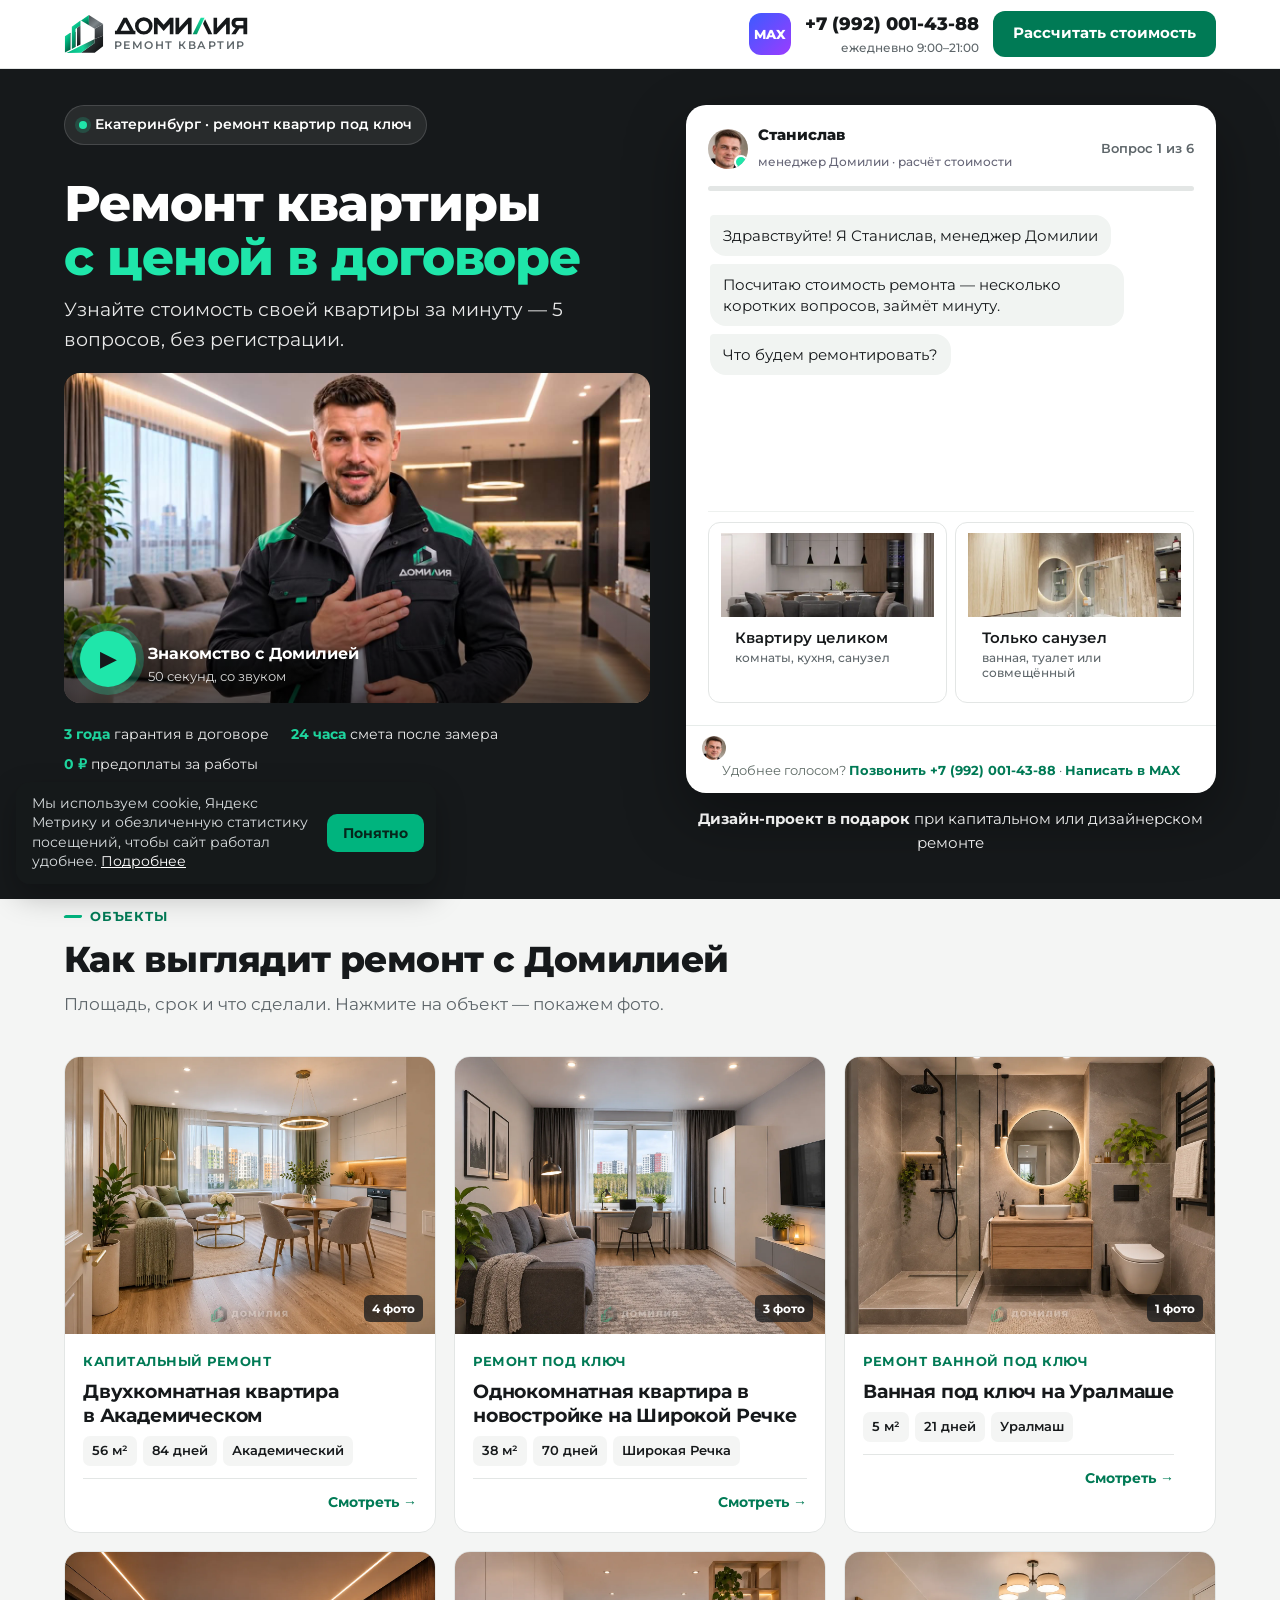
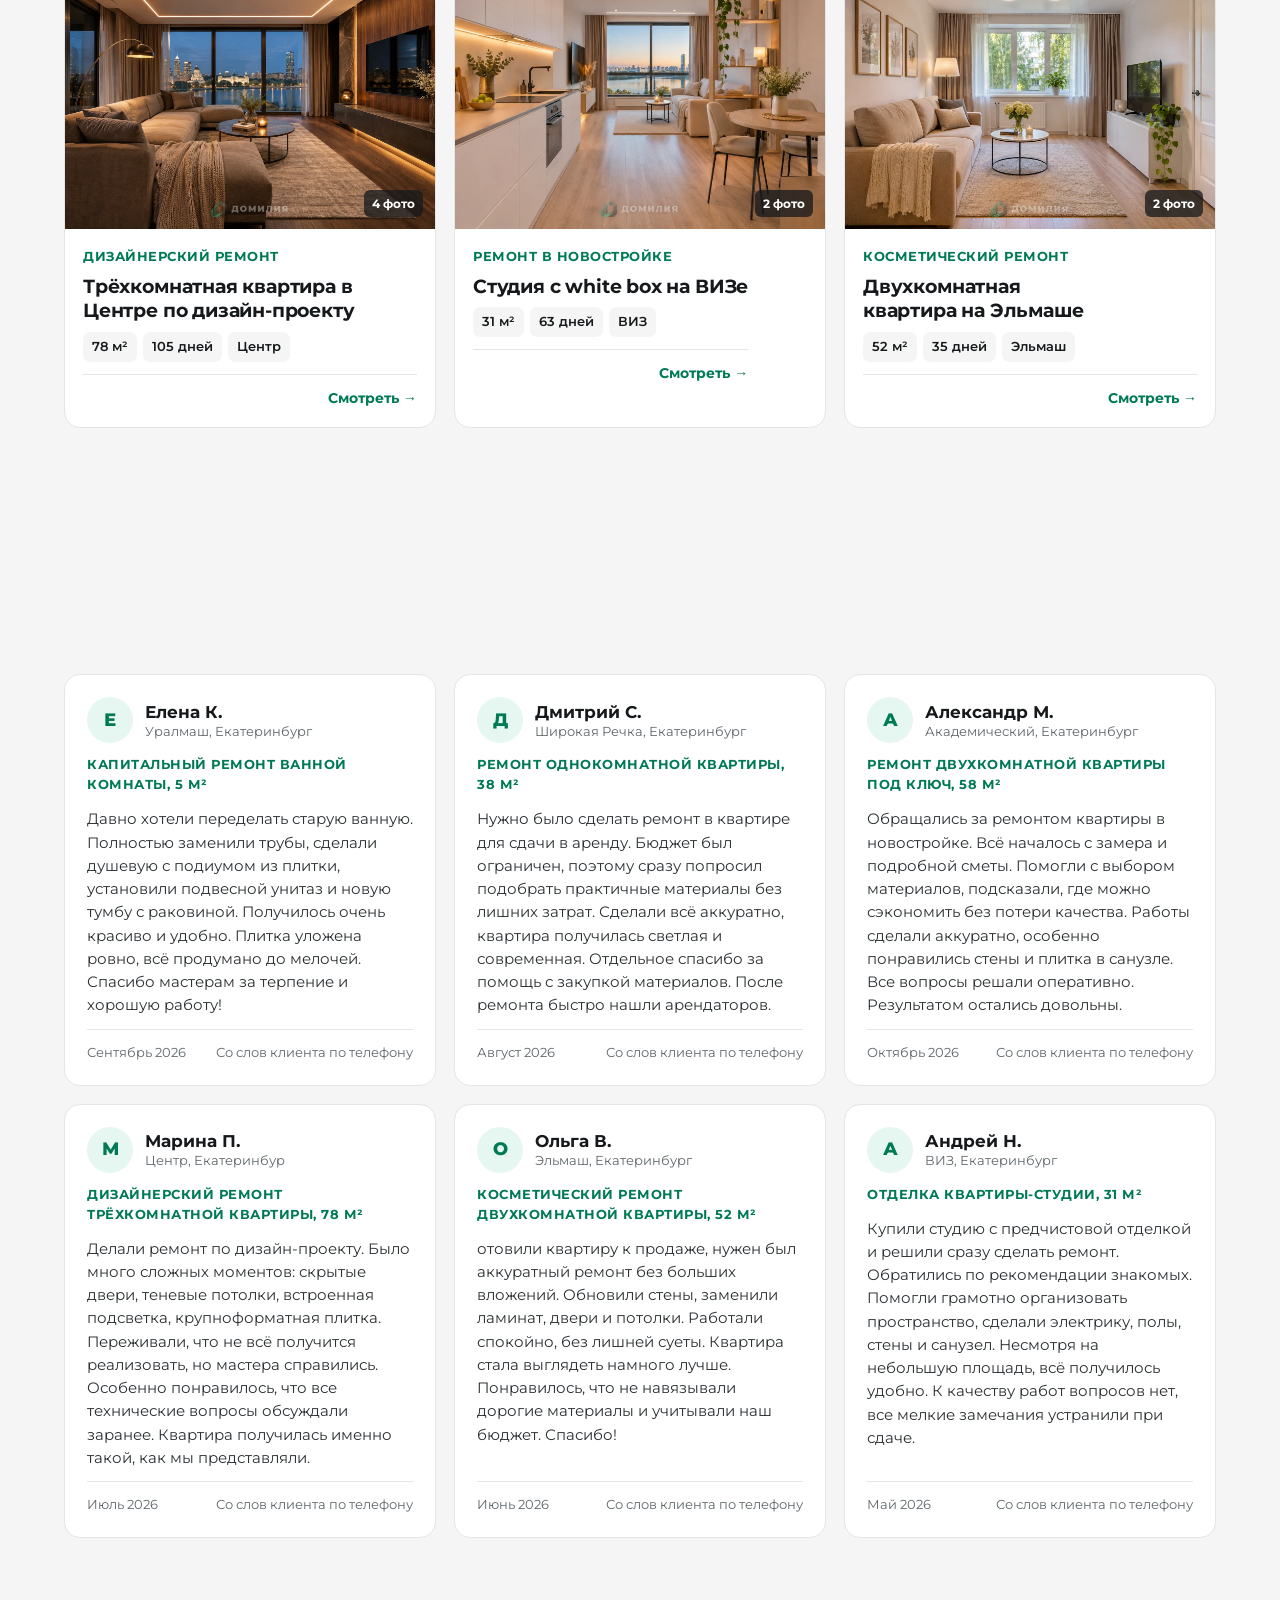
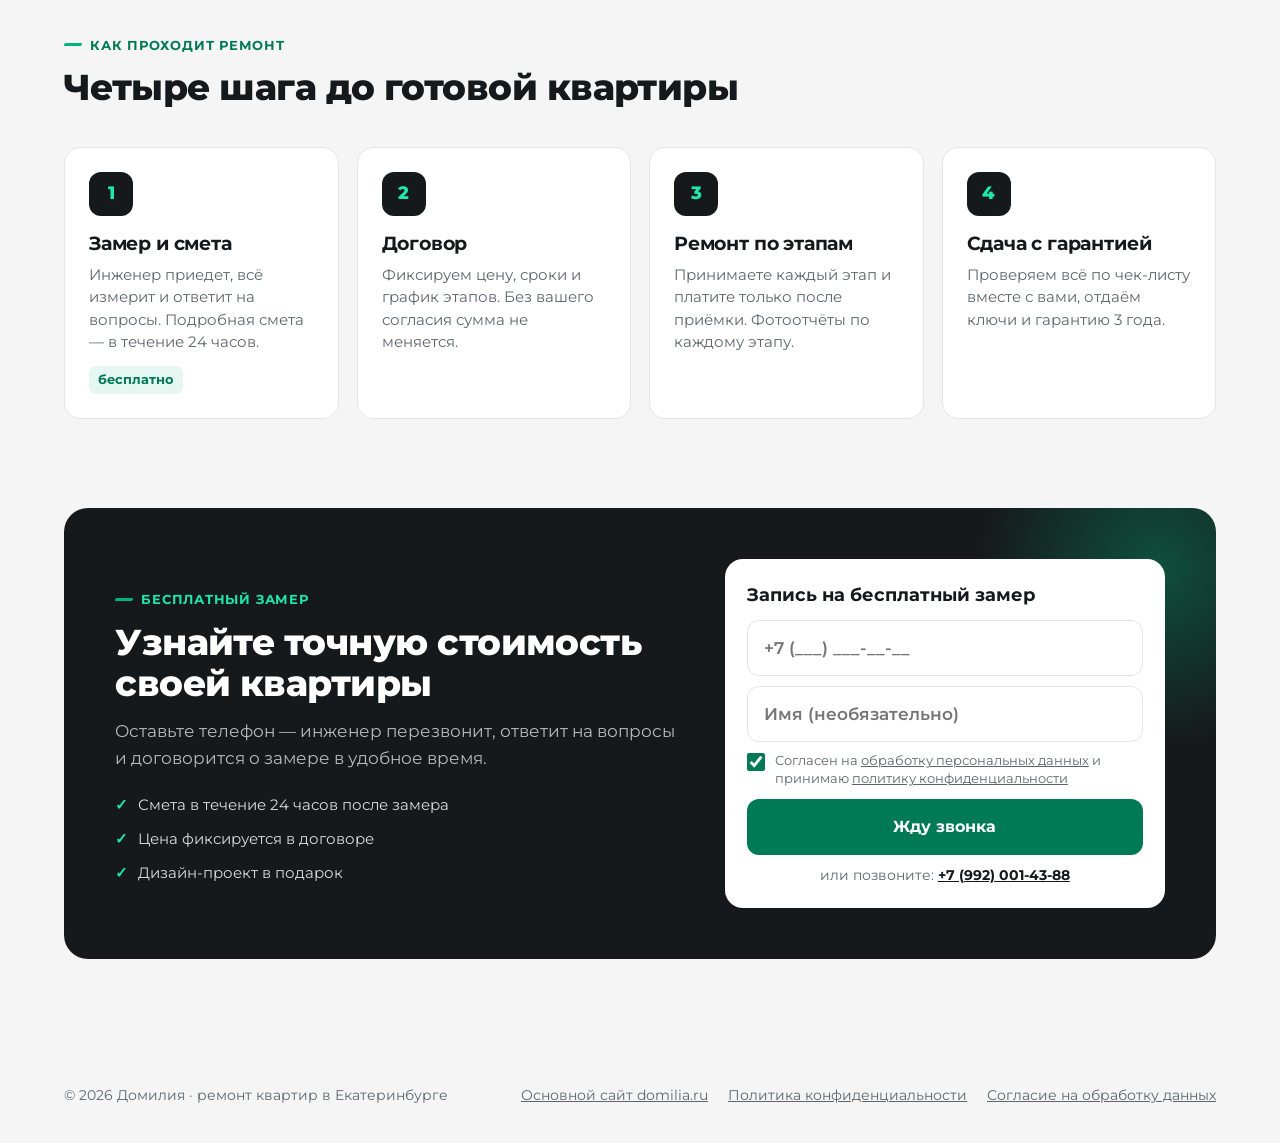
<file: v2/index.html>
<!DOCTYPE html>
<html lang="ru">
<head>
<meta charset="utf-8">
<meta name="viewport" content="width=device-width, initial-scale=1, viewport-fit=cover">
<script>document.documentElement.className+=" js"</script>
<title>Ремонт квартир под ключ в Екатеринбурге — цена в договоре | Домилия</title>
<meta name="description" content="Ремонт квартир под ключ в Екатеринбурге. Рассчитайте стоимость за минуту. Дизайн-проект в подарок, оплата по этапам, гарантия 3 года.">
<meta name="robots" content="noindex, follow">
<link rel="canonical" href="https://remont.domilia.ru/">
<meta property="og:type" content="website"><meta property="og:locale" content="ru_RU"><meta property="og:site_name" content="Домилия">
<meta property="og:title" content="Ремонт квартир под ключ в Екатеринбурге — цена в договоре | Домилия"><meta property="og:description" content="Ремонт квартир под ключ в Екатеринбурге. Рассчитайте стоимость за минуту. Дизайн-проект в подарок, оплата по этапам, гарантия 3 года."><meta property="og:image" content="https://domilia.ru/img/6908500.jpg">
<meta name="theme-color" content="#16191B">
<link rel="icon" href="/favicon.ico" sizes="any"><link rel="icon" href="/favicon.svg" type="image/svg+xml"><link rel="icon" type="image/png" sizes="120x120" href="/favicon-120x120.png"><link rel="apple-touch-icon" href="/apple-touch-icon.png">
<link rel="preload" href="/fonts/montserrat-cyrillic-800-normal.woff2" as="font" type="font/woff2" crossorigin><link rel="preload" href="/fonts/montserrat-cyrillic-400-normal.woff2" as="font" type="font/woff2" crossorigin>
<style>@font-face{font-family:Montserrat;font-style:normal;font-weight:400;font-display:swap;src:url(/fonts/montserrat-cyrillic-400-normal.woff2) format("woff2");unicode-range:U+0301,U+0400-045F,U+0490-0491,U+04B0-04B1,U+2116}@font-face{font-family:Montserrat;font-style:normal;font-weight:400;font-display:swap;src:url(/fonts/montserrat-latin-400-normal.woff2) format("woff2");unicode-range:U+0000-00FF,U+0131,U+0152-0153,U+02BB-02BC,U+02C6,U+02DA,U+02DC,U+0304,U+0308,U+0329,U+2000-206F,U+20AC,U+2122,U+2191,U+2193,U+2212,U+2215,U+FEFF,U+FFFD}@font-face{font-family:Montserrat;font-style:normal;font-weight:500;font-display:swap;src:url(/fonts/montserrat-cyrillic-500-normal.woff2) format("woff2");unicode-range:U+0301,U+0400-045F,U+0490-0491,U+04B0-04B1,U+2116}@font-face{font-family:Montserrat;font-style:normal;font-weight:500;font-display:swap;src:url(/fonts/montserrat-latin-500-normal.woff2) format("woff2");unicode-range:U+0000-00FF,U+0131,U+0152-0153,U+02BB-02BC,U+02C6,U+02DA,U+02DC,U+0304,U+0308,U+0329,U+2000-206F,U+20AC,U+2122,U+2191,U+2193,U+2212,U+2215,U+FEFF,U+FFFD}@font-face{font-family:Montserrat;font-style:normal;font-weight:600;font-display:swap;src:url(/fonts/montserrat-cyrillic-600-normal.woff2) format("woff2");unicode-range:U+0301,U+0400-045F,U+0490-0491,U+04B0-04B1,U+2116}@font-face{font-family:Montserrat;font-style:normal;font-weight:600;font-display:swap;src:url(/fonts/montserrat-latin-600-normal.woff2) format("woff2");unicode-range:U+0000-00FF,U+0131,U+0152-0153,U+02BB-02BC,U+02C6,U+02DA,U+02DC,U+0304,U+0308,U+0329,U+2000-206F,U+20AC,U+2122,U+2191,U+2193,U+2212,U+2215,U+FEFF,U+FFFD}@font-face{font-family:Montserrat;font-style:normal;font-weight:700;font-display:swap;src:url(/fonts/montserrat-cyrillic-700-normal.woff2) format("woff2");unicode-range:U+0301,U+0400-045F,U+0490-0491,U+04B0-04B1,U+2116}@font-face{font-family:Montserrat;font-style:normal;font-weight:700;font-display:swap;src:url(/fonts/montserrat-latin-700-normal.woff2) format("woff2");unicode-range:U+0000-00FF,U+0131,U+0152-0153,U+02BB-02BC,U+02C6,U+02DA,U+02DC,U+0304,U+0308,U+0329,U+2000-206F,U+20AC,U+2122,U+2191,U+2193,U+2212,U+2215,U+FEFF,U+FFFD}@font-face{font-family:Montserrat;font-style:normal;font-weight:800;font-display:swap;src:url(/fonts/montserrat-cyrillic-800-normal.woff2) format("woff2");unicode-range:U+0301,U+0400-045F,U+0490-0491,U+04B0-04B1,U+2116}@font-face{font-family:Montserrat;font-style:normal;font-weight:800;font-display:swap;src:url(/fonts/montserrat-latin-800-normal.woff2) format("woff2");unicode-range:U+0000-00FF,U+0131,U+0152-0153,U+02BB-02BC,U+02C6,U+02DA,U+02DC,U+0304,U+0308,U+0329,U+2000-206F,U+20AC,U+2122,U+2191,U+2193,U+2212,U+2215,U+FEFF,U+FFFD}</style>
<link rel="stylesheet" href="/style.css?v=1794850134186"><link rel="preload" href="/app.js?v=1794850134186" as="script"><link rel="preload" href="/img/quiz-dp-flat-s.webp" as="image"><link rel="preload" href="/img/quiz-dp-bath-s.webp" as="image">
<meta name="yandex-verification" content="8f62ce537b893b64" />
<!-- Yandex.Metrika counter -->
<script type="text/javascript">(function(m,e,t,r,i,k,a){m[i]=m[i]||function(){(m[i].a=m[i].a||[]).push(arguments)};m[i].l=1*new Date();for(var j=0;j<document.scripts.length;j++){if(document.scripts[j].src===r){return;}}k=e.createElement(t),a=e.getElementsByTagName(t)[0],k.async=1,k.src=r,a.parentNode.insertBefore(k,a)})(window,document,"script","https://mc.yandex.ru/metrika/tag.js?id=114347582","ym");ym(114347582,"init",{ssr:true,webvisor:true,clickmap:true,referrer:document.referrer,url:location.href,accurateTrackBounce:true,trackLinks:true});window.__ymHead=1;</script>
<noscript><div><img src="https://mc.yandex.ru/watch/114347582" style="position:absolute;left:-9999px;" alt="" /></div></noscript>
<!-- /Yandex.Metrika counter -->
</head>
<body class="vb">
<header class="top">
  <div class="w">
    <a class="mn-logo" href="/" aria-label="Домилия — ремонт квартир"><svg class="lg mn-lg" viewBox="30 26 418 416" aria-hidden="true"> <defs>  <linearGradient id="gG_m1" x1="0" y1="0" x2="0.35" y2="1"><stop offset="0" stop-color="#1FE6AA"/><stop offset=".45" stop-color="#00B47E"/><stop offset="1" stop-color="#006C4C"/></linearGradient>  <linearGradient id="gBand_m1" x1="55" y1="432" x2="351" y2="300" gradientUnits="userSpaceOnUse"><stop offset="0" stop-color="#00B47E"/><stop offset=".55" stop-color="#14D69C"/><stop offset="1" stop-color="#2A4A42"/></linearGradient>  <linearGradient id="gRoof_m1" x1="290" y1="36" x2="400" y2="160" gradientUnits="userSpaceOnUse"><stop offset="0" stop-color="#4A4F53"/><stop offset=".7" stop-color="#7C8488"/><stop offset="1" stop-color="#5C6367"/></linearGradient>  <linearGradient id="gSide_m1" x1="0" y1="0" x2="0" y2="1"><stop offset="0" stop-color="#5A6064"/><stop offset="1" stop-color="#2B2F32"/></linearGradient>  <linearGradient id="gLow_m1" x1="230" y1="300" x2="420" y2="430" gradientUnits="userSpaceOnUse"><stop offset="0" stop-color="#3A4044"/><stop offset="1" stop-color="#0E1011"/></linearGradient>  <linearGradient id="gLeg_m1" x1="0" y1="0" x2="0" y2="1"><stop offset="0" stop-color="#4C5357"/><stop offset="1" stop-color="#16191B"/></linearGradient> </defs> <g class="dm-mk"><path class="t" style="--i:7;--dx:10.0px;--dy:9.8px" fill="url(#gLow_m1)" d="M208,431 L351,328 L351,286 L438,252 L438,363 L351,431 Z"/><path class="t" style="--i:6;--dx:13.9px;--dy:-2.0px" fill="url(#gSide_m1)" d="M351,179 L438,129 L438,252 L351,286 Z"/><path class="t" style="--i:5;--dx:9.5px;--dy:-10.3px" fill="url(#gRoof_m1)" d="M290,36 L438,129 L351,179 L290,143 Z"/><path class="t" style="--i:4;--dx:2.3px;--dy:-13.8px" fill="url(#gG_m1)" d="M208,94 L290,36 L290,143 Z"/><path class="t" style="--i:3;--dx:0.2px;--dy:14.0px" fill="url(#gBand_m1)" d="M55,432 L351,286 L351,328 L208,431 Z"/><path class="t b" style="--i:1;--dx:-13.9px;--dy:-1.8px" fill="url(#gG_m1)" d="M202,94 L112,159 L112,390 L150,370 L150,182 L202,145 Z"/><path class="t b" style="--i:2;--dx:-13.1px;--dy:5.0px" fill="url(#gLeg_m1)" d="M202,145 L166,170 L166,363 L202,343 Z"/><path class="t b" style="--i:1;--dx:-11.7px;--dy:7.7px" fill="#0C3A2B" d="M150,214 L154,212 L154,368 L150,370 Z"/><path class="t b" style="--i:0;--dx:-12.3px;--dy:6.6px" fill="url(#gG_m1)" d="M95,221 L40,257 L40,427 L95,398 Z"/><path class="t b" style="--i:0;--dx:-12.3px;--dy:6.6px" fill="#0C3A2B" d="M95,221 L99,226 L99,396 L95,398 Z"/></g><defs><clipPath id="dmc_m1"><path d="M208,431 L351,328 L351,286 L438,252 L438,363 L351,431 Z"/><path d="M351,179 L438,129 L438,252 L351,286 Z"/><path d="M290,36 L438,129 L351,179 L290,143 Z"/><path d="M208,94 L290,36 L290,143 Z"/><path d="M55,432 L351,286 L351,328 L208,431 Z"/><path d="M202,94 L112,159 L112,390 L150,370 L150,182 L202,145 Z"/><path d="M202,145 L166,170 L166,363 L202,343 Z"/><path d="M150,214 L154,212 L154,368 L150,370 Z"/><path d="M95,221 L40,257 L40,427 L95,398 Z"/><path d="M95,221 L99,226 L99,396 L95,398 Z"/></clipPath><linearGradient id="dms_m1" x1="0" y1="0" x2="1" y2="0"><stop offset="0" stop-color="#fff" stop-opacity="0"/><stop offset=".5" stop-color="#fff" stop-opacity=".75"/><stop offset="1" stop-color="#fff" stop-opacity="0"/></linearGradient></defs><g clip-path="url(#dmc_m1)"><rect class="sh" x="-60" y="0" width="120" height="520" fill="url(#dms_m1)" transform="skewX(-20)"/></g></svg><span><svg class="dm-word" viewBox="480 176 984 132" aria-hidden="true"><defs><linearGradient id="gL_wl" x1="1144" y1="181" x2="1057" y2="303" gradientUnits="userSpaceOnUse"><stop offset="0" stop-color="#1FE6AA"/><stop offset="1" stop-color="#00915F"/></linearGradient></defs> <g id="word_wl" fill="currentColor" fill-rule="evenodd"><path d="M487,277 L499,277 L550,181 L575,181 L626,277 L637,277 L637,303 L487,303 Z M529,277 L562.5,215 L596,277 Z"/><path d="M763,241.5 A64.5,63.5 0 1 0 634,241.5 A64.5,63.5 0 1 0 763,241.5 Z M737,241.5 A38.5,38.5 0 1 1 660,241.5 A38.5,38.5 0 1 1 737,241.5 Z"/><path d="M773,181 L799,181 L844.5,233 L890,181 L916,181 L916,303 L889,303 L889,227 L844.5,278 L800,227 L800,303 L773,303 Z"/><path d="M931,181 L958,181 L958,255 L1025,181 L1049,181 L1049,303 L1022,303 L1022,226 L953,303 L931,303 Z"/><path d="M1148,192 L1201,303 L1171,303 L1133,226 Z"/><path d="M1210,181 L1236,181 L1236,256 L1305,181 L1329,181 L1329,303 L1302,303 L1302,227 L1232,303 L1210,303 Z"/><path d="M1457,181 H1380 A38,38 0 0 0 1372,256.2 L1340,303 H1372 L1400,261 H1429 V303 H1457 Z M1429,206 H1385 A15,15 0 0 0 1385,236 H1429 Z"/></g><path class="dm-l" fill="url(#gL_wl)" d="M1057,303 L1088,303 L1144,181 L1116,181 Z"/></svg><small>РЕМОНТ КВАРТИР</small></span></a>
    <div class="top-r"><a class="msg mxg on" data-goal="lp_messenger" href="https://max.ru/u/f9LHodD0cOJTEjj9axaw8EccNAsqVBsyg819IWFIL26qD0vIp-ldA-uJAIQ" target="_blank" rel="noopener" aria-label="Написать в MAX">MAX</a><a class="top-ph" data-tel data-goal="lp_call" href="tel:+79920014388"><span class="num">+7 (992) 001-43-88</span><small>ежедневно 9:00–21:00</small></a><a class="btn" href="/#calc" data-goal="lp_cta_top">Рассчитать стоимость</a></div>
  </div>
</header>
<main>
<section class="vb-hero2">
  <div class="w vb2">
    <div class="vb2-l">
      <div class="hero-pre"><i></i>Екатеринбург · ремонт квартир под ключ</div>
      <h1>Ремонт квартиры <em>с ценой в договоре</em></h1>
      <p class="vb-sub">Узнайте стоимость своей квартиры за минуту — 5 вопросов, без регистрации.</p>
      <div class="vb2-vid"><video id="vbVid" preload="none" playsinline poster="/media/video-poster.jpg"><source src="/media/domilia-video-720.mp4" type="video/mp4"></video><button type="button" class="vb2-play" data-goal="lp_video"><i>▶</i><span>Знакомство с Домилией<small>50 секунд, со звуком</small></span></button></div>
      <div class="vb-f"><span><b>3 года</b> гарантия в договоре</span><span><b>24 часа</b> смета после замера</span><span><b>0 ₽</b> предоплаты за работы</span></div>
    </div>
    <div class="vb2-r">
      <div class="qz" id="calc" aria-live="polite">
        <div class="qz-h"><b>Расчёт стоимости ремонта</b><span id="qzStep">Вопрос 1 из 6</span></div>
        <div class="qz-bar"><i id="qzBar"></i></div>
        <div class="qz-b" id="qzBody"><div class="qz-q">Что будем ремонтировать?</div><div class="opts c2"><button type="button" class="opt ph"><img src="/img/quiz-dp-flat-s.webp" alt="" width="320" height="240"><span>Квартиру целиком<small>комнаты, кухня, санузел</small></span></button><button type="button" class="opt ph"><img src="/img/quiz-dp-bath-s.webp" alt="" width="320" height="240"><span>Только санузел<small>ванная, туалет или совмещённый</small></span></button></div><div class="qz-nav"><small>Бесплатно и без регистрации</small></div></div>
      <div class="qz-ct"><img class="qz-ct-a" src="/img/mgr-96.webp" alt="" width="24" height="24" loading="lazy">Удобнее голосом? <a data-tel data-goal="lp_call" href="tel:+79920014388">Позвонить +7 (992) 001-43-88</a> · <a data-goal="lp_messenger" href="https://max.ru/u/f9LHodD0cOJTEjj9axaw8EccNAsqVBsyg819IWFIL26qD0vIp-ldA-uJAIQ" target="_blank" rel="noopener">Написать в MAX</a></div>
      </div>
      <div class="vb-gift"><b>Дизайн-проект в подарок</b> при капитальном или дизайнерском ремонте</div>
    </div>
  </div>
</section>
<section class="sec" style="padding-top:0" id="objs">
  <div class="w">
    <div class="sec-h rv"><div class="tag">Объекты</div><h2>Как выглядит ремонт с Домилией</h2><p>Площадь, срок и что сделали. Нажмите на объект — покажем фото.</p></div>
    <div class="objs" id="objList"><button type="button" class="ob rv" data-o="0"><span class="ob-i"><img src="/img/dvuhkomnatnaya-kvartira-v-akademicheskom-nku7td.webp" alt="Двухкомнатная квартира в Академическом" loading="lazy"><i class="ob-n">4 фото</i></span><span class="ob-b"><small>Капитальный ремонт</small><h3>Двухкомнатная квартира в Академическом</h3><span class="chips"><span>56 м²</span><span>84 дней</span><span>Академический</span></span><span class="ob-p"><strong></strong><em>Смотреть →</em></span></span></button><button type="button" class="ob rv" data-o="1"><span class="ob-i"><img src="/img/odnokomnatnaya-kvartira-v-novostroyke-na-9dkvqs.webp" alt="Однокомнатная квартира в новостройке на Широкой Речке" loading="lazy"><i class="ob-n">3 фото</i></span><span class="ob-b"><small>Ремонт под ключ</small><h3>Однокомнатная квартира в новостройке на Широкой Речке</h3><span class="chips"><span>38 м²</span><span>70 дней</span><span>Широкая Речка</span></span><span class="ob-p"><strong></strong><em>Смотреть →</em></span></span></button><button type="button" class="ob rv" data-o="2"><span class="ob-i"><img src="/img/vannaya-pod-klyuch-na-uralmashe-srcgmv.webp" alt="Ванная под ключ на Уралмаше" loading="lazy"><i class="ob-n">1 фото</i></span><span class="ob-b"><small>Ремонт ванной под ключ</small><h3>Ванная под ключ на Уралмаше</h3><span class="chips"><span>5 м²</span><span>21 дней</span><span>Уралмаш</span></span><span class="ob-p"><strong></strong><em>Смотреть →</em></span></span></button><button type="button" class="ob rv" data-o="3"><span class="ob-i"><img src="/img/trehkomnatnaya-kvartira-v-centre-po-diza-gcjzyl.webp" alt="Трёхкомнатная квартира в Центре по дизайн-проекту" loading="lazy"><i class="ob-n">4 фото</i></span><span class="ob-b"><small>Дизайнерский ремонт</small><h3>Трёхкомнатная квартира в Центре по дизайн-проекту</h3><span class="chips"><span>78 м²</span><span>105 дней</span><span>Центр</span></span><span class="ob-p"><strong></strong><em>Смотреть →</em></span></span></button><button type="button" class="ob rv" data-o="4"><span class="ob-i"><img src="/img/studiya-s-white-box-na-vize-xspou0.webp" alt="Студия с white box на ВИЗе" loading="lazy"><i class="ob-n">2 фото</i></span><span class="ob-b"><small>Ремонт в новостройке</small><h3>Студия с white box на ВИЗе</h3><span class="chips"><span>31 м²</span><span>63 дней</span><span>ВИЗ</span></span><span class="ob-p"><strong></strong><em>Смотреть →</em></span></span></button><button type="button" class="ob rv" data-o="5"><span class="ob-i"><img src="/img/dvuhkomnatnaya-kvartira-na-elmashe-ulo8pb.webp" alt="Двухкомнатная квартира на Эльмаше" loading="lazy"><i class="ob-n">2 фото</i></span><span class="ob-b"><small>Косметический ремонт</small><h3>Двухкомнатная квартира на Эльмаше</h3><span class="chips"><span>52 м²</span><span>35 дней</span><span>Эльмаш</span></span><span class="ob-p"><strong></strong><em>Смотреть →</em></span></span></button></div>
  </div>
</section>
<section class="sec" style="padding-top:0" id="reviews">
  <div class="w">
    <div class="sec-h rv"><div class="tag">Отзывы</div><h2>Что говорят клиенты</h2><p>Отзывы наших клиентов — записали с их слов по телефону после сдачи объекта.</p></div>
    <div class="rvs" id="rvList"><article class="rw rv"><div class="rw-h"><i class="av">Е</i><div><b>Елена К.</b><small>Уралмаш, Екатеринбург</small></div></div><div class="rw-w">Капитальный ремонт ванной комнаты, 5 м²</div><p>Давно хотели переделать старую ванную. Полностью заменили трубы, сделали душевую с подиумом из плитки, установили подвесной унитаз и новую тумбу с раковиной. Получилось очень красиво и удобно. Плитка уложена ровно, всё продумано до мелочей. Спасибо мастерам за терпение и хорошую работу!</p><div class="rw-f"><span>Сентябрь 2026</span><span>Со слов клиента по телефону</span></div></article><article class="rw rv"><div class="rw-h"><i class="av">Д</i><div><b>Дмитрий С.</b><small>Широкая Речка, Екатеринбург</small></div></div><div class="rw-w">Ремонт однокомнатной квартиры, 38 м²</div><p>Нужно было сделать ремонт в квартире для сдачи в аренду. Бюджет был ограничен, поэтому сразу попросил подобрать практичные материалы без лишних затрат. Сделали всё аккуратно, квартира получилась светлая и современная. Отдельное спасибо за помощь с закупкой материалов. После ремонта быстро нашли арендаторов.</p><div class="rw-f"><span>Август 2026</span><span>Со слов клиента по телефону</span></div></article><article class="rw rv"><div class="rw-h"><i class="av">А</i><div><b>Александр М.</b><small>Академический, Екатеринбург</small></div></div><div class="rw-w">Ремонт двухкомнатной квартиры под ключ, 58 м²</div><p>Обращались за ремонтом квартиры в новостройке. Всё началось с замера и подробной сметы. Помогли с выбором материалов, подсказали, где можно сэкономить без потери качества. Работы сделали аккуратно, особенно понравились стены и плитка в санузле. Все вопросы решали оперативно. Результатом остались довольны.</p><div class="rw-f"><span>Октябрь 2026</span><span>Со слов клиента по телефону</span></div></article><article class="rw rv"><div class="rw-h"><i class="av">М</i><div><b>Марина П.</b><small>Центр, Екатеринбур</small></div></div><div class="rw-w">Дизайнерский ремонт трёхкомнатной квартиры, 78 м²</div><p>Делали ремонт по дизайн-проекту. Было много сложных моментов: скрытые двери, теневые потолки, встроенная подсветка, крупноформатная плитка. Переживали, что не всё получится реализовать, но мастера справились. Особенно понравилось, что все технические вопросы обсуждали заранее. Квартира получилась именно такой, как мы представляли.</p><div class="rw-f"><span>Июль 2026</span><span>Со слов клиента по телефону</span></div></article><article class="rw rv"><div class="rw-h"><i class="av">О</i><div><b>Ольга В.</b><small>Эльмаш, Екатеринбург</small></div></div><div class="rw-w">Косметический ремонт двухкомнатной квартиры, 52 м²</div><p>отовили квартиру к продаже, нужен был аккуратный ремонт без больших вложений. Обновили стены, заменили ламинат, двери и потолки. Работали спокойно, без лишней суеты. Квартира стала выглядеть намного лучше. Понравилось, что не навязывали дорогие материалы и учитывали наш бюджет. Спасибо!</p><div class="rw-f"><span>Июнь 2026</span><span>Со слов клиента по телефону</span></div></article><article class="rw rv"><div class="rw-h"><i class="av">А</i><div><b>Андрей Н.</b><small>ВИЗ, Екатеринбург</small></div></div><div class="rw-w">Отделка квартиры-студии, 31 м²</div><p>Купили студию с предчистовой отделкой и решили сразу сделать ремонт. Обратились по рекомендации знакомых. Помогли грамотно организовать пространство, сделали электрику, полы, стены и санузел. Несмотря на небольшую площадь, всё получилось удобно. К качеству работ вопросов нет, все мелкие замечания устранили при сдаче.</p><div class="rw-f"><span>Май 2026</span><span>Со слов клиента по телефону</span></div></article></div>
  </div>
</section>
<section class="sec" style="padding-top:0" id="how">
  <div class="w">
    <div class="sec-h rv"><div class="tag">Как проходит ремонт</div><h2>Четыре шага до готовой квартиры</h2></div>
    <div class="steps"><div class="st rv"><h3>Замер и смета</h3><p>Инженер приедет, всё измерит и ответит на вопросы. Подробная смета — в течение 24 часов.</p><span class="free">бесплатно</span></div><div class="st rv"><h3>Договор</h3><p>Фиксируем цену, сроки и график этапов. Без вашего согласия сумма не меняется.</p></div><div class="st rv"><h3>Ремонт по этапам</h3><p>Принимаете каждый этап и платите только после приёмки. Фотоотчёты по каждому этапу.</p></div><div class="st rv"><h3>Сдача с гарантией</h3><p>Проверяем всё по чек-листу вместе с вами, отдаём ключи и гарантию 3 года.</p></div></div>
  </div>
</section>
<section class="sec" style="padding-top:0" id="final">
  <div class="w">
    <div class="fin rv">
      <div><div class="tag" style="color:var(--g3)">Бесплатный замер</div><h2>Узнайте точную стоимость своей квартиры</h2><p>Оставьте телефон — инженер перезвонит, ответит на вопросы и договорится о замере в удобное время.</p><ul class="fin-list"><li>Смета в течение 24 часов после замера</li><li>Цена фиксируется в договоре</li><li>Дизайн-проект в подарок</li></ul></div>
      <div class="lf fin-f"><b class="t">Запись на бесплатный замер</b><div id="finForm"><a class="btn wide" data-tel data-goal="lp_call" href="tel:+79920014388">Позвонить +7 (992) 001-43-88</a></div></div>
    </div>
  </div>
</section>
</main>
<footer class="foot">
  <div class="w">
    <div>© 2026 Домилия · ремонт квартир в Екатеринбурге</div>
    <div class="foot-l"><a href="https://domilia.ru/" target="_blank" rel="noopener">Основной сайт domilia.ru</a><a href="https://domilia.ru/privacy.html" target="_blank" rel="noopener">Политика конфиденциальности</a><a href="https://domilia.ru/soglasie.html" target="_blank" rel="noopener">Согласие на обработку данных</a></div>
  </div>
</footer>
<div class="mbar" id="mbar"><a class="btn lt" data-tel data-goal="lp_call" href="tel:+79920014388">Позвонить</a><a class="btn" href="#calc" data-goal="lp_cta_bar">Рассчитать</a></div>
<div class="ck" id="ck" hidden><p>Мы используем cookie, Яндекс Метрику и обезличенную статистику посещений, чтобы сайт работал удобнее. <a href="https://domilia.ru/privacy.html" target="_blank" rel="noopener">Подробнее</a></p><button type="button" id="ckOk">Понятно</button></div>
<script>window.LPC={"page":"b","phone":"+7 (992) 001-43-88","hours":"ежедневно 9:00–21:00","to":"","crm":"https://api.domilia.ru/lead/lXMk87fw2FItlO-4","ym":114347582,"privacy":"https://domilia.ru/privacy.html","consent":"https://domilia.ru/soglasie.html","quiz":{"title":"Расчёт стоимости ремонта","note":"Бесплатно и без регистрации","rates":{"cosm":8000,"cap":19000,"design":30000},"oldFlat":1.18,"bath":{"cosm":120000,"cap":160000,"design":220000},"days":{"cosm":[16,0.4],"cap":[38,0.7],"design":[55,1]},"spread":[0.9,1.12],"flat":[{"v":"new","t":"Новостройка","s":"без отделки или white box","img":"/img/quiz-zcg4an-s.webp"},{"v":"old","t":"Вторичное жильё","s":"есть старая отделка","img":"/img/quiz-vbmw78-s.webp"}],"rooms":[{"t":"Студия","s":"около 30 м²","a":30},{"t":"Однокомнатная","s":"около 40 м²","a":40},{"t":"Двухкомнатная","s":"около 56 м²","a":56},{"t":"Трёхкомнатная","s":"около 75 м²","a":75},{"t":"Четыре и больше","s":"от 95 м²","a":95}],"kinds":[{"v":"cap","t":"Под ключ","s":"полностью, с электрикой и сантехникой"},{"v":"design","t":"Дизайнерский","s":"по индивидуальному проекту"}],"when":["Как можно скорее","В течение месяца","Через 1–3 месяца","Пока присматриваюсь"],"resultLabel":"Ваш расчёт","formLead":"Покажем стоимость сразу после отправки и пришлём подробную смету. Бесплатно, ни к чему не обязывает.","btn":"Узнать стоимость","giftText":"Дизайн-проект в подарок при капитальном или дизайнерском ремонте","obj":[{"v":"flat","t":"Квартиру целиком","s":"комнаты, кухня, санузел","img":"/img/quiz-dp-flat-s.webp"},{"v":"bath","t":"Только санузел","s":"ванная, туалет или совмещённый","img":"/img/quiz-dp-bath-s.webp"}],"bathRate":43000,"bathMin":160000,"managerPhoto":"/img/mgr-96.webp","managerPhoto2":"/img/mgr-192.webp","manager":"Станислав"},"antispam":{"minSeconds":4,"maxPerDay":5},"objects":[{"title":"Двухкомнатная квартира в Академическом","type":"Капитальный ремонт","district":"Академический","area":56,"days":84,"price":"","year":2026,"demo":false,"task":"Вторичка 2005 года: старая алюминиевая проводка, кривые стены, тесная ванная. Хотели светлую квартиру и кухню-гостиную.","done":["Демонтаж до бетона и вывоз мусора","Новая проводка и электрощит","Новые трубы и инсталляция","Штукатурка по маякам и стяжка","Объединили кухню с гостиной (с согласованием)","Чистовая отделка и санузел под ключ"],"photos":["/img/dvuhkomnatnaya-kvartira-v-akademicheskom-nku7td.webp","/img/dvuhkomnatnaya-kvartira-v-akademicheskom-n2sz6x.webp","/img/dvuhkomnatnaya-kvartira-v-akademicheskom-9qak08.webp","/img/dvuhkomnatnaya-kvartira-v-akademicheskom-nv9jao.webp"]},{"title":"Однокомнатная квартира в новостройке на Широкой Речке","type":"Ремонт под ключ","district":"Широкая Речка","area":38,"days":70,"price":"","year":2026,"demo":false,"task":"Квартира без отделки, покупали под сдачу. Нужен практичный ремонт, который выдержит жильцов.","done":["Электрика по расстановке мебели","Штукатурка и стяжка","Кварцвинил и покраска стен","Санузел под ключ","Двери, свет, уборка"],"photos":["/img/odnokomnatnaya-kvartira-v-novostroyke-na-9dkvqs.webp","/img/odnokomnatnaya-kvartira-v-novostroyke-na-a0gsbq.webp","/img/odnokomnatnaya-kvartira-v-novostroyke-na-hkdg0j.webp"]},{"title":"Ванная под ключ на Уралмаше","type":"Ремонт ванной под ключ","district":"Уралмаш","area":5,"days":21,"price":"","year":2026,"demo":false,"task":"Старая плитка, ржавые трубы, ванна на всю стену. Хотели душевую без поддона и подвесной унитаз.","done":["Демонтаж и новые трубы","Гидроизоляция пола и стен","Трап и уклон под душевую","Крупноформатный керамогранит","Инсталляция и сантехника"],"photos":["/img/vannaya-pod-klyuch-na-uralmashe-srcgmv.webp"]},{"title":"Трёхкомнатная квартира в Центре по дизайн-проекту","type":"Дизайнерский ремонт","district":"Центр","area":78,"days":105,"price":"","year":2026,"demo":false,"task":"Нужен ремонт строго по дизайн-проекту: теневые потолки, скрытые двери, сценарии света.","done":["Дизайн-проект в подарок","Теневые потолки и подсветка","Скрытые двери под покраску","Декоративная штукатурка","Авторский надзор дизайнера"],"photos":["/img/trehkomnatnaya-kvartira-v-centre-po-diza-gcjzyl.webp","/img/trehkomnatnaya-kvartira-v-centre-po-diza-hacbq7.webp","/img/trehkomnatnaya-kvartira-v-centre-po-diza-qacpoo.webp","/img/trehkomnatnaya-kvartira-v-centre-po-diza-jnvc79.webp"]},{"title":"Студия с white box на ВИЗе","type":"Ремонт в новостройке","district":"ВИЗ","area":31,"days":63,"price":"","year":2026,"demo":false,"task":"Застройщик сделал white box. Нужно было проверить его работу и не переплатить за лишнее.","done":["Проверка работ застройщика","Доделали электрику под кухню","Покраска стен и потолков","Ламинат и плинтусы","Санузел: плитка и сантехника"],"photos":["/img/studiya-s-white-box-na-vize-xspou0.webp","/img/studiya-s-white-box-na-vize-by9e9c.webp"]},{"title":"Двухкомнатная квартира на Эльмаше","type":"Косметический ремонт","district":"Эльмаш","area":52,"days":35,"price":"","year":2026,"demo":false,"task":"Освежить квартиру перед продажей без замены коммуникаций.","done":["Шпаклёвка и покраска стен","Новый ламинат","Натяжные потолки","Замена дверей и розеток"],"photos":["/img/dvuhkomnatnaya-kvartira-na-elmashe-ulo8pb.webp","/img/dvuhkomnatnaya-kvartira-na-elmashe-z0g3ee.webp"]}],"objBtn":"Хочу такой же ремонт","finalBtn":"Жду звонка"}</script>
<script src="/app.js?v=1794850134186" defer></script>
</body>
</html>
</file>
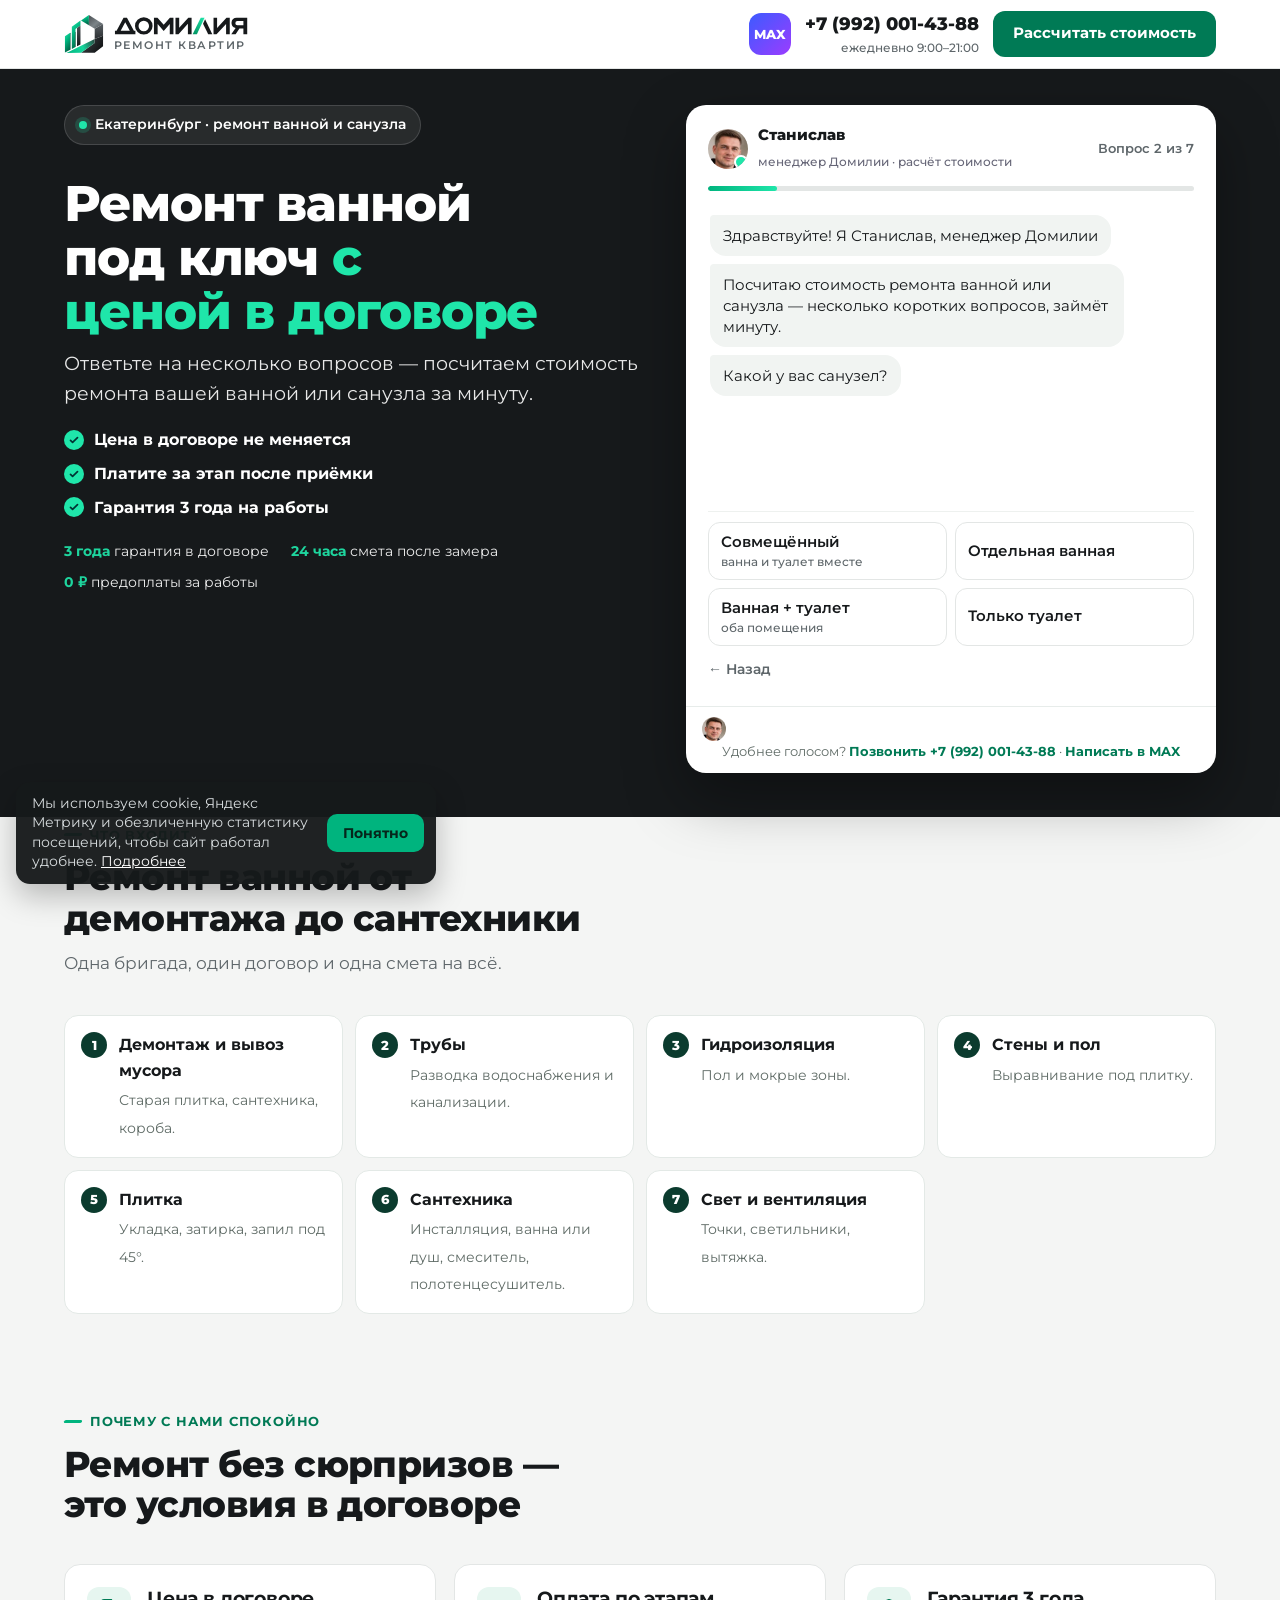
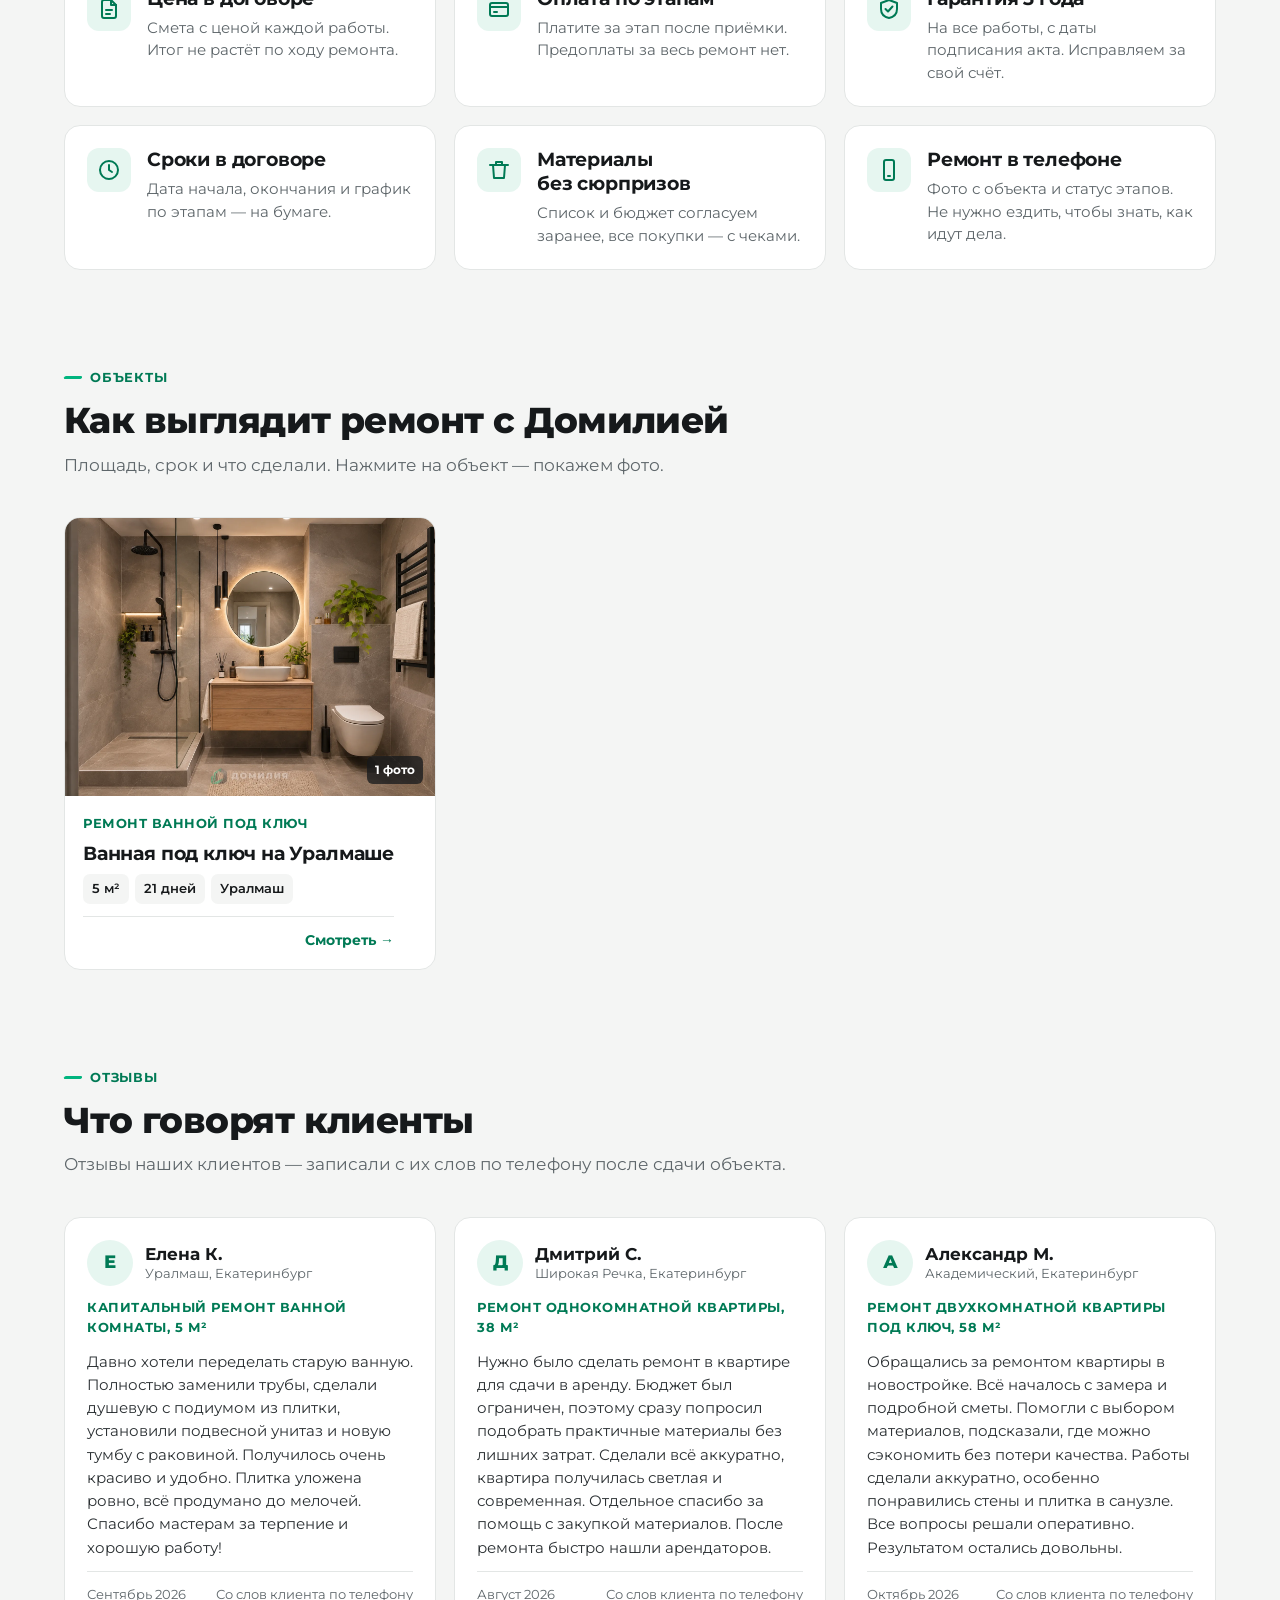
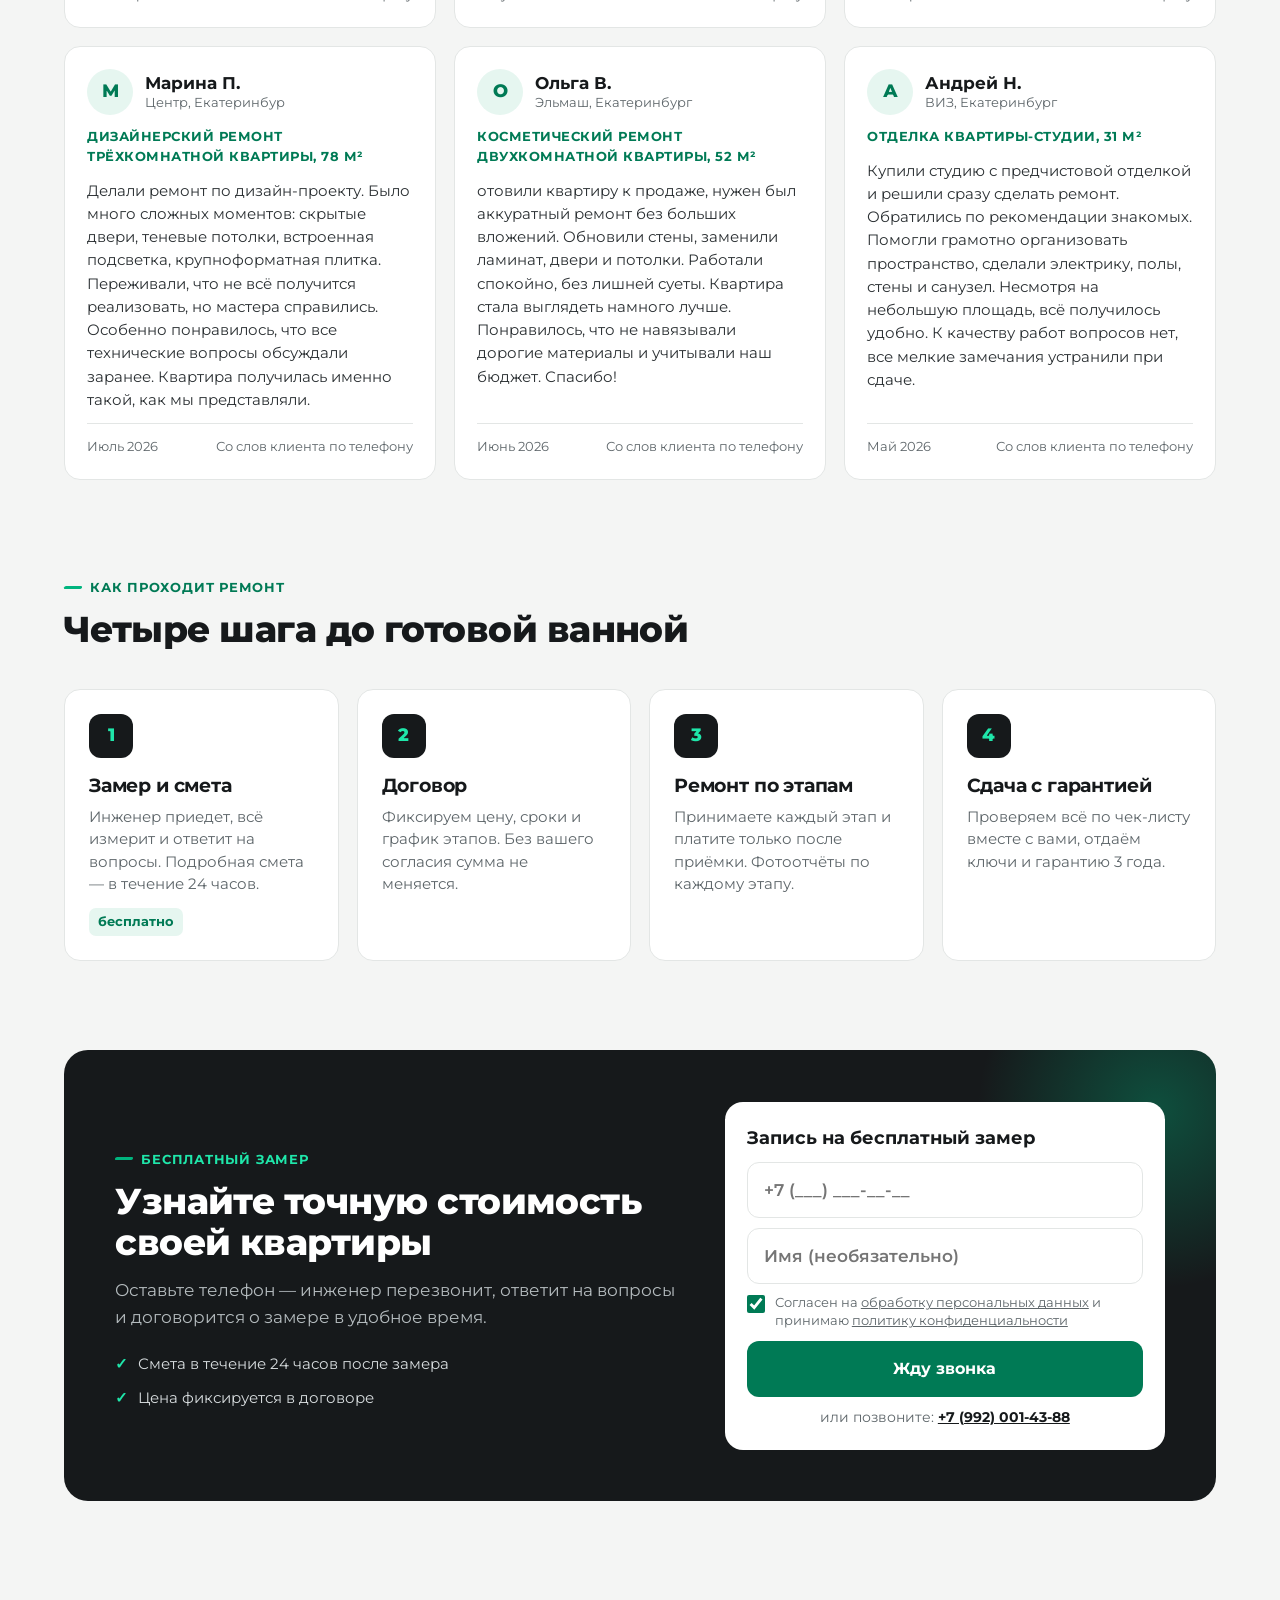
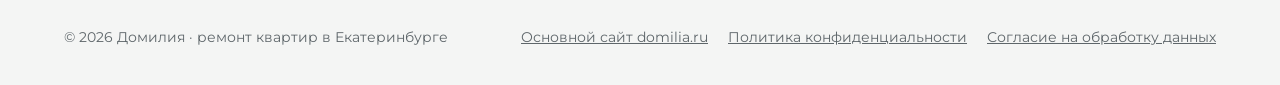
<file: vannaya-old/index.html>
<!DOCTYPE html>
<html lang="ru">
<head><meta name="robots" content="noindex">
<meta charset="utf-8">
<meta name="viewport" content="width=device-width, initial-scale=1, viewport-fit=cover">
<script>document.documentElement.className+=" js"</script>
<title>Ремонт ванной под ключ в Екатеринбурге — цена в договоре | Домилия</title>
<meta name="description" content="Ремонт ванной и санузла под ключ в Екатеринбурге: цена в договоре, оплата по этапам, гарантия 3 года. Рассчитайте стоимость за минуту.">

<link rel="canonical" href="https://remont.domilia.ru/vannaya/">
<meta property="og:type" content="website"><meta property="og:locale" content="ru_RU"><meta property="og:site_name" content="Домилия">
<meta property="og:title" content="Ремонт ванной под ключ в Екатеринбурге — цена в договоре | Домилия"><meta property="og:description" content="Ремонт ванной и санузла под ключ в Екатеринбурге: цена в договоре, оплата по этапам, гарантия 3 года. Рассчитайте стоимость за минуту."><meta property="og:image" content="https://domilia.ru/img/6908500.jpg">
<meta name="theme-color" content="#16191B">
<link rel="icon" href="/favicon.ico" sizes="any"><link rel="icon" href="/favicon.svg" type="image/svg+xml"><link rel="icon" type="image/png" sizes="120x120" href="/favicon-120x120.png"><link rel="apple-touch-icon" href="/apple-touch-icon.png">
<link rel="preload" href="/fonts/montserrat-cyrillic-800-normal.woff2" as="font" type="font/woff2" crossorigin><link rel="preload" href="/fonts/montserrat-cyrillic-400-normal.woff2" as="font" type="font/woff2" crossorigin>
<style>@font-face{font-family:Montserrat;font-style:normal;font-weight:400;font-display:swap;src:url(/fonts/montserrat-cyrillic-400-normal.woff2) format("woff2");unicode-range:U+0301,U+0400-045F,U+0490-0491,U+04B0-04B1,U+2116}@font-face{font-family:Montserrat;font-style:normal;font-weight:400;font-display:swap;src:url(/fonts/montserrat-latin-400-normal.woff2) format("woff2");unicode-range:U+0000-00FF,U+0131,U+0152-0153,U+02BB-02BC,U+02C6,U+02DA,U+02DC,U+0304,U+0308,U+0329,U+2000-206F,U+20AC,U+2122,U+2191,U+2193,U+2212,U+2215,U+FEFF,U+FFFD}@font-face{font-family:Montserrat;font-style:normal;font-weight:500;font-display:swap;src:url(/fonts/montserrat-cyrillic-500-normal.woff2) format("woff2");unicode-range:U+0301,U+0400-045F,U+0490-0491,U+04B0-04B1,U+2116}@font-face{font-family:Montserrat;font-style:normal;font-weight:500;font-display:swap;src:url(/fonts/montserrat-latin-500-normal.woff2) format("woff2");unicode-range:U+0000-00FF,U+0131,U+0152-0153,U+02BB-02BC,U+02C6,U+02DA,U+02DC,U+0304,U+0308,U+0329,U+2000-206F,U+20AC,U+2122,U+2191,U+2193,U+2212,U+2215,U+FEFF,U+FFFD}@font-face{font-family:Montserrat;font-style:normal;font-weight:600;font-display:swap;src:url(/fonts/montserrat-cyrillic-600-normal.woff2) format("woff2");unicode-range:U+0301,U+0400-045F,U+0490-0491,U+04B0-04B1,U+2116}@font-face{font-family:Montserrat;font-style:normal;font-weight:600;font-display:swap;src:url(/fonts/montserrat-latin-600-normal.woff2) format("woff2");unicode-range:U+0000-00FF,U+0131,U+0152-0153,U+02BB-02BC,U+02C6,U+02DA,U+02DC,U+0304,U+0308,U+0329,U+2000-206F,U+20AC,U+2122,U+2191,U+2193,U+2212,U+2215,U+FEFF,U+FFFD}@font-face{font-family:Montserrat;font-style:normal;font-weight:700;font-display:swap;src:url(/fonts/montserrat-cyrillic-700-normal.woff2) format("woff2");unicode-range:U+0301,U+0400-045F,U+0490-0491,U+04B0-04B1,U+2116}@font-face{font-family:Montserrat;font-style:normal;font-weight:700;font-display:swap;src:url(/fonts/montserrat-latin-700-normal.woff2) format("woff2");unicode-range:U+0000-00FF,U+0131,U+0152-0153,U+02BB-02BC,U+02C6,U+02DA,U+02DC,U+0304,U+0308,U+0329,U+2000-206F,U+20AC,U+2122,U+2191,U+2193,U+2212,U+2215,U+FEFF,U+FFFD}@font-face{font-family:Montserrat;font-style:normal;font-weight:800;font-display:swap;src:url(/fonts/montserrat-cyrillic-800-normal.woff2) format("woff2");unicode-range:U+0301,U+0400-045F,U+0490-0491,U+04B0-04B1,U+2116}@font-face{font-family:Montserrat;font-style:normal;font-weight:800;font-display:swap;src:url(/fonts/montserrat-latin-800-normal.woff2) format("woff2");unicode-range:U+0000-00FF,U+0131,U+0152-0153,U+02BB-02BC,U+02C6,U+02DA,U+02DC,U+0304,U+0308,U+0329,U+2000-206F,U+20AC,U+2122,U+2191,U+2193,U+2212,U+2215,U+FEFF,U+FFFD}</style>
<link rel="stylesheet" href="/style.css?v=1794850134186"><link rel="preload" href="/app.js?v=1794850134186" as="script"><link rel="preload" href="/img/quiz-dp-flat-s.webp" as="image"><link rel="preload" href="/img/quiz-dp-bath-s.webp" as="image">
<meta name="yandex-verification" content="8f62ce537b893b64" />
<!-- Yandex.Metrika counter -->
<script type="text/javascript">(function(m,e,t,r,i,k,a){m[i]=m[i]||function(){(m[i].a=m[i].a||[]).push(arguments)};m[i].l=1*new Date();for(var j=0;j<document.scripts.length;j++){if(document.scripts[j].src===r){return;}}k=e.createElement(t),a=e.getElementsByTagName(t)[0],k.async=1,k.src=r,a.parentNode.insertBefore(k,a)})(window,document,"script","https://mc.yandex.ru/metrika/tag.js?id=114347582","ym");ym(114347582,"init",{ssr:true,webvisor:true,clickmap:true,referrer:document.referrer,url:location.href,accurateTrackBounce:true,trackLinks:true});window.__ymHead=1;</script>
<noscript><div><img src="https://mc.yandex.ru/watch/114347582" style="position:absolute;left:-9999px;" alt="" /></div></noscript>
<!-- /Yandex.Metrika counter -->
</head>
<body class="vb bath">
<header class="top">
  <div class="w">
    <a class="mn-logo" href="/" aria-label="Домилия — ремонт квартир"><svg class="lg mn-lg" viewBox="30 26 418 416" aria-hidden="true"> <defs>  <linearGradient id="gG_m1" x1="0" y1="0" x2="0.35" y2="1"><stop offset="0" stop-color="#1FE6AA"/><stop offset=".45" stop-color="#00B47E"/><stop offset="1" stop-color="#006C4C"/></linearGradient>  <linearGradient id="gBand_m1" x1="55" y1="432" x2="351" y2="300" gradientUnits="userSpaceOnUse"><stop offset="0" stop-color="#00B47E"/><stop offset=".55" stop-color="#14D69C"/><stop offset="1" stop-color="#2A4A42"/></linearGradient>  <linearGradient id="gRoof_m1" x1="290" y1="36" x2="400" y2="160" gradientUnits="userSpaceOnUse"><stop offset="0" stop-color="#4A4F53"/><stop offset=".7" stop-color="#7C8488"/><stop offset="1" stop-color="#5C6367"/></linearGradient>  <linearGradient id="gSide_m1" x1="0" y1="0" x2="0" y2="1"><stop offset="0" stop-color="#5A6064"/><stop offset="1" stop-color="#2B2F32"/></linearGradient>  <linearGradient id="gLow_m1" x1="230" y1="300" x2="420" y2="430" gradientUnits="userSpaceOnUse"><stop offset="0" stop-color="#3A4044"/><stop offset="1" stop-color="#0E1011"/></linearGradient>  <linearGradient id="gLeg_m1" x1="0" y1="0" x2="0" y2="1"><stop offset="0" stop-color="#4C5357"/><stop offset="1" stop-color="#16191B"/></linearGradient> </defs> <g class="dm-mk"><path class="t" style="--i:7;--dx:10.0px;--dy:9.8px" fill="url(#gLow_m1)" d="M208,431 L351,328 L351,286 L438,252 L438,363 L351,431 Z"/><path class="t" style="--i:6;--dx:13.9px;--dy:-2.0px" fill="url(#gSide_m1)" d="M351,179 L438,129 L438,252 L351,286 Z"/><path class="t" style="--i:5;--dx:9.5px;--dy:-10.3px" fill="url(#gRoof_m1)" d="M290,36 L438,129 L351,179 L290,143 Z"/><path class="t" style="--i:4;--dx:2.3px;--dy:-13.8px" fill="url(#gG_m1)" d="M208,94 L290,36 L290,143 Z"/><path class="t" style="--i:3;--dx:0.2px;--dy:14.0px" fill="url(#gBand_m1)" d="M55,432 L351,286 L351,328 L208,431 Z"/><path class="t b" style="--i:1;--dx:-13.9px;--dy:-1.8px" fill="url(#gG_m1)" d="M202,94 L112,159 L112,390 L150,370 L150,182 L202,145 Z"/><path class="t b" style="--i:2;--dx:-13.1px;--dy:5.0px" fill="url(#gLeg_m1)" d="M202,145 L166,170 L166,363 L202,343 Z"/><path class="t b" style="--i:1;--dx:-11.7px;--dy:7.7px" fill="#0C3A2B" d="M150,214 L154,212 L154,368 L150,370 Z"/><path class="t b" style="--i:0;--dx:-12.3px;--dy:6.6px" fill="url(#gG_m1)" d="M95,221 L40,257 L40,427 L95,398 Z"/><path class="t b" style="--i:0;--dx:-12.3px;--dy:6.6px" fill="#0C3A2B" d="M95,221 L99,226 L99,396 L95,398 Z"/></g><defs><clipPath id="dmc_m1"><path d="M208,431 L351,328 L351,286 L438,252 L438,363 L351,431 Z"/><path d="M351,179 L438,129 L438,252 L351,286 Z"/><path d="M290,36 L438,129 L351,179 L290,143 Z"/><path d="M208,94 L290,36 L290,143 Z"/><path d="M55,432 L351,286 L351,328 L208,431 Z"/><path d="M202,94 L112,159 L112,390 L150,370 L150,182 L202,145 Z"/><path d="M202,145 L166,170 L166,363 L202,343 Z"/><path d="M150,214 L154,212 L154,368 L150,370 Z"/><path d="M95,221 L40,257 L40,427 L95,398 Z"/><path d="M95,221 L99,226 L99,396 L95,398 Z"/></clipPath><linearGradient id="dms_m1" x1="0" y1="0" x2="1" y2="0"><stop offset="0" stop-color="#fff" stop-opacity="0"/><stop offset=".5" stop-color="#fff" stop-opacity=".75"/><stop offset="1" stop-color="#fff" stop-opacity="0"/></linearGradient></defs><g clip-path="url(#dmc_m1)"><rect class="sh" x="-60" y="0" width="120" height="520" fill="url(#dms_m1)" transform="skewX(-20)"/></g></svg><span><svg class="dm-word" viewBox="480 176 984 132" aria-hidden="true"><defs><linearGradient id="gL_wl" x1="1144" y1="181" x2="1057" y2="303" gradientUnits="userSpaceOnUse"><stop offset="0" stop-color="#1FE6AA"/><stop offset="1" stop-color="#00915F"/></linearGradient></defs> <g id="word_wl" fill="currentColor" fill-rule="evenodd"><path d="M487,277 L499,277 L550,181 L575,181 L626,277 L637,277 L637,303 L487,303 Z M529,277 L562.5,215 L596,277 Z"/><path d="M763,241.5 A64.5,63.5 0 1 0 634,241.5 A64.5,63.5 0 1 0 763,241.5 Z M737,241.5 A38.5,38.5 0 1 1 660,241.5 A38.5,38.5 0 1 1 737,241.5 Z"/><path d="M773,181 L799,181 L844.5,233 L890,181 L916,181 L916,303 L889,303 L889,227 L844.5,278 L800,227 L800,303 L773,303 Z"/><path d="M931,181 L958,181 L958,255 L1025,181 L1049,181 L1049,303 L1022,303 L1022,226 L953,303 L931,303 Z"/><path d="M1148,192 L1201,303 L1171,303 L1133,226 Z"/><path d="M1210,181 L1236,181 L1236,256 L1305,181 L1329,181 L1329,303 L1302,303 L1302,227 L1232,303 L1210,303 Z"/><path d="M1457,181 H1380 A38,38 0 0 0 1372,256.2 L1340,303 H1372 L1400,261 H1429 V303 H1457 Z M1429,206 H1385 A15,15 0 0 0 1385,236 H1429 Z"/></g><path class="dm-l" fill="url(#gL_wl)" d="M1057,303 L1088,303 L1144,181 L1116,181 Z"/></svg><small>РЕМОНТ КВАРТИР</small></span></a>
    <div class="top-r"><a class="msg mxg on" data-goal="lp_messenger" href="https://max.ru/u/f9LHodD0cOJTEjj9axaw8EccNAsqVBsyg819IWFIL26qD0vIp-ldA-uJAIQ" target="_blank" rel="noopener" aria-label="Написать в MAX">MAX</a><a class="top-ph" data-tel data-goal="lp_call" href="tel:+79920014388"><span class="num">+7 (992) 001-43-88</span><small>ежедневно 9:00–21:00</small></a><a class="btn" href="/#calc" data-goal="lp_cta_top">Рассчитать стоимость</a></div>
  </div>
</header>
<main>
<section class="vb-hero2">
  <div class="w vb2">
    <div class="vb2-l">
      <div class="hero-pre"><i></i>Екатеринбург · ремонт ванной и санузла</div>
      <h1>Ремонт ванной под ключ <em>с ценой в договоре</em></h1>
      <p class="vb-sub">Ответьте на несколько вопросов — посчитаем стоимость ремонта вашей ванной или санузла за минуту.</p>
      <ul class="bth-pr"><li>Цена в договоре не меняется</li><li>Платите за этап после приёмки</li><li>Гарантия 3 года на работы</li></ul>
      <div class="vb-f"><span><b>3 года</b> гарантия в договоре</span><span><b>24 часа</b> смета после замера</span><span><b>0 ₽</b> предоплаты за работы</span></div>
    </div>
    <div class="vb2-r">
      <div class="qz" id="calc" aria-live="polite">
        <div class="qz-h"><b>Расчёт ремонта ванной</b><span id="qzStep">Вопрос 1</span></div>
        <div class="qz-bar"><i id="qzBar"></i></div>
        <div class="qz-b" id="qzBody"><div class="qz-q">Посчитаем стоимость ремонта ванной или санузла</div><noscript><p>Позвоните: <a href="tel:+79920014388">+7 (992) 001-43-88</a></p></noscript></div>
      <div class="qz-ct"><img class="qz-ct-a" src="/img/mgr-96.webp" alt="" width="24" height="24" loading="lazy">Удобнее голосом? <a data-tel data-goal="lp_call" href="tel:+79920014388">Позвонить +7 (992) 001-43-88</a> · <a data-goal="lp_messenger" href="https://max.ru/u/f9LHodD0cOJTEjj9axaw8EccNAsqVBsyg819IWFIL26qD0vIp-ldA-uJAIQ" target="_blank" rel="noopener">Написать в MAX</a></div>
      </div>
    </div>
  </div>
</section>
<section class="sec" style="padding-top:0">
  <div class="w">
    <div class="sec-h rv"><div class="tag">Что входит</div><h2>Ремонт ванной от демонтажа до сантехники</h2><p>Одна бригада, один договор и одна смета на всё.</p></div>
    <ol class="bth-in rv"><li><b>Демонтаж и вывоз мусора</b><span>Старая плитка, сантехника, короба.</span></li><li><b>Трубы</b><span>Разводка водоснабжения и канализации.</span></li><li><b>Гидроизоляция</b><span>Пол и мокрые зоны.</span></li><li><b>Стены и пол</b><span>Выравнивание под плитку.</span></li><li><b>Плитка</b><span>Укладка, затирка, запил под 45°.</span></li><li><b>Сантехника</b><span>Инсталляция, ванна или душ, смеситель, полотенцесушитель.</span></li><li><b>Свет и вентиляция</b><span>Точки, светильники, вытяжка.</span></li></ol>
  </div>
</section>
<section class="sec" style="padding-top:0">
  <div class="w">
    <div class="sec-h rv"><div class="tag">Почему с нами спокойно</div><h2>Ремонт без сюрпризов — это условия в договоре</h2></div>
    <div class="why"><div class="wy rv"><svg viewBox="0 0 24 24" fill="none" stroke="currentColor" stroke-width="2" stroke-linecap="round" stroke-linejoin="round" aria-hidden="true"><path d="M14 3H7a2 2 0 0 0-2 2v14a2 2 0 0 0 2 2h10a2 2 0 0 0 2-2V8z"/><path d="M14 3v5h5M9 13h6M9 17h4"/></svg><div><h3>Цена в договоре</h3><p>Смета с ценой каждой работы. Итог не растёт по ходу ремонта.</p></div></div><div class="wy rv"><svg viewBox="0 0 24 24" fill="none" stroke="currentColor" stroke-width="2" stroke-linecap="round" stroke-linejoin="round" aria-hidden="true"><rect x="3" y="6" width="18" height="13" rx="2"/><path d="M3 10h18M7 15h3"/></svg><div><h3>Оплата по этапам</h3><p>Платите за этап после приёмки. Предоплаты за весь ремонт нет.</p></div></div><div class="wy rv"><svg viewBox="0 0 24 24" fill="none" stroke="currentColor" stroke-width="2" stroke-linecap="round" stroke-linejoin="round" aria-hidden="true"><path d="M12 3l8 3v6c0 5-3.5 8-8 9-4.5-1-8-4-8-9V6z"/><path d="M8.5 12l2.5 2.5 4.5-5"/></svg><div><h3>Гарантия 3 года</h3><p>На все работы, с даты подписания акта. Исправляем за свой счёт.</p></div></div><div class="wy rv"><svg viewBox="0 0 24 24" fill="none" stroke="currentColor" stroke-width="2" stroke-linecap="round" stroke-linejoin="round" aria-hidden="true"><circle cx="12" cy="12" r="9"/><path d="M12 7v5l3 2"/></svg><div><h3>Сроки в договоре</h3><p>Дата начала, окончания и график по этапам — на бумаге.</p></div></div><div class="wy rv"><svg viewBox="0 0 24 24" fill="none" stroke="currentColor" stroke-width="2" stroke-linecap="round" stroke-linejoin="round" aria-hidden="true"><path d="M3 7h18M6 7l1 13h10l1-13M9 7V4h6v3"/></svg><div><h3>Материалы без сюрпризов</h3><p>Список и бюджет согласуем заранее, все покупки — с чеками.</p></div></div><div class="wy rv"><svg viewBox="0 0 24 24" fill="none" stroke="currentColor" stroke-width="2" stroke-linecap="round" stroke-linejoin="round" aria-hidden="true"><rect x="7" y="2" width="10" height="20" rx="2"/><path d="M11 18h2"/></svg><div><h3>Ремонт в телефоне</h3><p>Фото с объекта и статус этапов. Не нужно ездить, чтобы знать, как идут дела.</p></div></div></div>
  </div>
</section>
<section class="sec" style="padding-top:0" id="objs">
  <div class="w">
    <div class="sec-h rv"><div class="tag">Объекты</div><h2>Как выглядит ремонт с Домилией</h2><p>Площадь, срок и что сделали. Нажмите на объект — покажем фото.</p></div>
    <div class="objs" id="objList"><button type="button" class="ob rv" data-o="0"><span class="ob-i"><img src="/img/vannaya-pod-klyuch-na-uralmashe-srcgmv.webp" alt="Ванная под ключ на Уралмаше" loading="lazy"><i class="ob-n">1 фото</i></span><span class="ob-b"><small>Ремонт ванной под ключ</small><h3>Ванная под ключ на Уралмаше</h3><span class="chips"><span>5 м²</span><span>21 дней</span><span>Уралмаш</span></span><span class="ob-p"><strong></strong><em>Смотреть →</em></span></span></button></div>
  </div>
</section>
<section class="sec" style="padding-top:0" id="reviews">
  <div class="w">
    <div class="sec-h rv"><div class="tag">Отзывы</div><h2>Что говорят клиенты</h2><p>Отзывы наших клиентов — записали с их слов по телефону после сдачи объекта.</p></div>
    <div class="rvs" id="rvList"><article class="rw rv"><div class="rw-h"><i class="av">Е</i><div><b>Елена К.</b><small>Уралмаш, Екатеринбург</small></div></div><div class="rw-w">Капитальный ремонт ванной комнаты, 5 м²</div><p>Давно хотели переделать старую ванную. Полностью заменили трубы, сделали душевую с подиумом из плитки, установили подвесной унитаз и новую тумбу с раковиной. Получилось очень красиво и удобно. Плитка уложена ровно, всё продумано до мелочей. Спасибо мастерам за терпение и хорошую работу!</p><div class="rw-f"><span>Сентябрь 2026</span><span>Со слов клиента по телефону</span></div></article><article class="rw rv"><div class="rw-h"><i class="av">Д</i><div><b>Дмитрий С.</b><small>Широкая Речка, Екатеринбург</small></div></div><div class="rw-w">Ремонт однокомнатной квартиры, 38 м²</div><p>Нужно было сделать ремонт в квартире для сдачи в аренду. Бюджет был ограничен, поэтому сразу попросил подобрать практичные материалы без лишних затрат. Сделали всё аккуратно, квартира получилась светлая и современная. Отдельное спасибо за помощь с закупкой материалов. После ремонта быстро нашли арендаторов.</p><div class="rw-f"><span>Август 2026</span><span>Со слов клиента по телефону</span></div></article><article class="rw rv"><div class="rw-h"><i class="av">А</i><div><b>Александр М.</b><small>Академический, Екатеринбург</small></div></div><div class="rw-w">Ремонт двухкомнатной квартиры под ключ, 58 м²</div><p>Обращались за ремонтом квартиры в новостройке. Всё началось с замера и подробной сметы. Помогли с выбором материалов, подсказали, где можно сэкономить без потери качества. Работы сделали аккуратно, особенно понравились стены и плитка в санузле. Все вопросы решали оперативно. Результатом остались довольны.</p><div class="rw-f"><span>Октябрь 2026</span><span>Со слов клиента по телефону</span></div></article><article class="rw rv"><div class="rw-h"><i class="av">М</i><div><b>Марина П.</b><small>Центр, Екатеринбур</small></div></div><div class="rw-w">Дизайнерский ремонт трёхкомнатной квартиры, 78 м²</div><p>Делали ремонт по дизайн-проекту. Было много сложных моментов: скрытые двери, теневые потолки, встроенная подсветка, крупноформатная плитка. Переживали, что не всё получится реализовать, но мастера справились. Особенно понравилось, что все технические вопросы обсуждали заранее. Квартира получилась именно такой, как мы представляли.</p><div class="rw-f"><span>Июль 2026</span><span>Со слов клиента по телефону</span></div></article><article class="rw rv"><div class="rw-h"><i class="av">О</i><div><b>Ольга В.</b><small>Эльмаш, Екатеринбург</small></div></div><div class="rw-w">Косметический ремонт двухкомнатной квартиры, 52 м²</div><p>отовили квартиру к продаже, нужен был аккуратный ремонт без больших вложений. Обновили стены, заменили ламинат, двери и потолки. Работали спокойно, без лишней суеты. Квартира стала выглядеть намного лучше. Понравилось, что не навязывали дорогие материалы и учитывали наш бюджет. Спасибо!</p><div class="rw-f"><span>Июнь 2026</span><span>Со слов клиента по телефону</span></div></article><article class="rw rv"><div class="rw-h"><i class="av">А</i><div><b>Андрей Н.</b><small>ВИЗ, Екатеринбург</small></div></div><div class="rw-w">Отделка квартиры-студии, 31 м²</div><p>Купили студию с предчистовой отделкой и решили сразу сделать ремонт. Обратились по рекомендации знакомых. Помогли грамотно организовать пространство, сделали электрику, полы, стены и санузел. Несмотря на небольшую площадь, всё получилось удобно. К качеству работ вопросов нет, все мелкие замечания устранили при сдаче.</p><div class="rw-f"><span>Май 2026</span><span>Со слов клиента по телефону</span></div></article></div>
  </div>
</section>
<section class="sec" style="padding-top:0" id="how">
  <div class="w">
    <div class="sec-h rv"><div class="tag">Как проходит ремонт</div><h2>Четыре шага до готовой ванной</h2></div>
    <div class="steps"><div class="st rv"><h3>Замер и смета</h3><p>Инженер приедет, всё измерит и ответит на вопросы. Подробная смета — в течение 24 часов.</p><span class="free">бесплатно</span></div><div class="st rv"><h3>Договор</h3><p>Фиксируем цену, сроки и график этапов. Без вашего согласия сумма не меняется.</p></div><div class="st rv"><h3>Ремонт по этапам</h3><p>Принимаете каждый этап и платите только после приёмки. Фотоотчёты по каждому этапу.</p></div><div class="st rv"><h3>Сдача с гарантией</h3><p>Проверяем всё по чек-листу вместе с вами, отдаём ключи и гарантию 3 года.</p></div></div>
  </div>
</section>
<section class="sec" style="padding-top:0" id="final">
  <div class="w">
    <div class="fin rv">
      <div><div class="tag" style="color:var(--g3)">Бесплатный замер</div><h2>Узнайте точную стоимость своей квартиры</h2><p>Оставьте телефон — инженер перезвонит, ответит на вопросы и договорится о замере в удобное время.</p><ul class="fin-list"><li>Смета в течение 24 часов после замера</li><li>Цена фиксируется в договоре</li></ul></div>
      <div class="lf fin-f"><b class="t">Запись на бесплатный замер</b><div id="finForm"><a class="btn wide" data-tel data-goal="lp_call" href="tel:+79920014388">Позвонить +7 (992) 001-43-88</a></div></div>
    </div>
  </div>
</section>
</main>
<footer class="foot">
  <div class="w">
    <div>© 2026 Домилия · ремонт квартир в Екатеринбурге</div>
    <div class="foot-l"><a href="https://domilia.ru/" target="_blank" rel="noopener">Основной сайт domilia.ru</a><a href="https://domilia.ru/privacy.html" target="_blank" rel="noopener">Политика конфиденциальности</a><a href="https://domilia.ru/soglasie.html" target="_blank" rel="noopener">Согласие на обработку данных</a></div>
  </div>
</footer>
<div class="mbar" id="mbar"><a class="btn lt" data-tel data-goal="lp_call" href="tel:+79920014388">Позвонить</a><a class="btn" href="#calc" data-goal="lp_cta_bar">Рассчитать</a></div>
<div class="ck" id="ck" hidden><p>Мы используем cookie, Яндекс Метрику и обезличенную статистику посещений, чтобы сайт работал удобнее. <a href="https://domilia.ru/privacy.html" target="_blank" rel="noopener">Подробнее</a></p><button type="button" id="ckOk">Понятно</button></div>
<script>window.LPC={"page":"bath","phone":"+7 (992) 001-43-88","hours":"ежедневно 9:00–21:00","to":"","crm":"https://api.domilia.ru/lead/lXMk87fw2FItlO-4","ym":114347582,"privacy":"https://domilia.ru/privacy.html","consent":"https://domilia.ru/soglasie.html","quiz":{"title":"Расчёт стоимости ремонта","note":"Бесплатно и без регистрации","rates":{"cosm":8000,"cap":19000,"design":30000},"oldFlat":1.18,"bath":{"cosm":120000,"cap":160000,"design":220000},"days":{"cosm":[16,0.4],"cap":[38,0.7],"design":[55,1]},"spread":[0.9,1.12],"flat":[{"v":"new","t":"Новостройка","s":"без отделки или white box","img":"/img/quiz-zcg4an-s.webp"},{"v":"old","t":"Вторичное жильё","s":"есть старая отделка","img":"/img/quiz-vbmw78-s.webp"}],"rooms":[{"t":"Студия","s":"около 30 м²","a":30},{"t":"Однокомнатная","s":"около 40 м²","a":40},{"t":"Двухкомнатная","s":"около 56 м²","a":56},{"t":"Трёхкомнатная","s":"около 75 м²","a":75},{"t":"Четыре и больше","s":"от 95 м²","a":95}],"kinds":[{"v":"cap","t":"Под ключ","s":"полностью, с электрикой и сантехникой"},{"v":"design","t":"Дизайнерский","s":"по индивидуальному проекту"}],"when":["Как можно скорее","В течение месяца","Через 1–3 месяца","Пока присматриваюсь"],"resultLabel":"Ваш расчёт","formLead":"Покажем стоимость сразу после отправки и пришлём подробную смету. Бесплатно, ни к чему не обязывает.","btn":"Узнать стоимость","giftText":"Дизайн-проект в подарок при капитальном или дизайнерском ремонте","obj":[{"v":"flat","t":"Квартиру целиком","s":"комнаты, кухня, санузел","img":"/img/quiz-dp-flat-s.webp"},{"v":"bath","t":"Только санузел","s":"ванная, туалет или совмещённый","img":"/img/quiz-dp-bath-s.webp"}],"bathRate":43000,"bathMin":160000,"managerPhoto":"/img/mgr-96.webp","managerPhoto2":"/img/mgr-192.webp","manager":"Станислав"},"antispam":{"minSeconds":4,"maxPerDay":5},"objects":[{"title":"Двухкомнатная квартира в Академическом","type":"Капитальный ремонт","district":"Академический","area":56,"days":84,"price":"","year":2026,"demo":false,"task":"Вторичка 2005 года: старая алюминиевая проводка, кривые стены, тесная ванная. Хотели светлую квартиру и кухню-гостиную.","done":["Демонтаж до бетона и вывоз мусора","Новая проводка и электрощит","Новые трубы и инсталляция","Штукатурка по маякам и стяжка","Объединили кухню с гостиной (с согласованием)","Чистовая отделка и санузел под ключ"],"photos":["/img/dvuhkomnatnaya-kvartira-v-akademicheskom-nku7td.webp","/img/dvuhkomnatnaya-kvartira-v-akademicheskom-n2sz6x.webp","/img/dvuhkomnatnaya-kvartira-v-akademicheskom-9qak08.webp","/img/dvuhkomnatnaya-kvartira-v-akademicheskom-nv9jao.webp"]},{"title":"Однокомнатная квартира в новостройке на Широкой Речке","type":"Ремонт под ключ","district":"Широкая Речка","area":38,"days":70,"price":"","year":2026,"demo":false,"task":"Квартира без отделки, покупали под сдачу. Нужен практичный ремонт, который выдержит жильцов.","done":["Электрика по расстановке мебели","Штукатурка и стяжка","Кварцвинил и покраска стен","Санузел под ключ","Двери, свет, уборка"],"photos":["/img/odnokomnatnaya-kvartira-v-novostroyke-na-9dkvqs.webp","/img/odnokomnatnaya-kvartira-v-novostroyke-na-a0gsbq.webp","/img/odnokomnatnaya-kvartira-v-novostroyke-na-hkdg0j.webp"]},{"title":"Ванная под ключ на Уралмаше","type":"Ремонт ванной под ключ","district":"Уралмаш","area":5,"days":21,"price":"","year":2026,"demo":false,"task":"Старая плитка, ржавые трубы, ванна на всю стену. Хотели душевую без поддона и подвесной унитаз.","done":["Демонтаж и новые трубы","Гидроизоляция пола и стен","Трап и уклон под душевую","Крупноформатный керамогранит","Инсталляция и сантехника"],"photos":["/img/vannaya-pod-klyuch-na-uralmashe-srcgmv.webp"]},{"title":"Трёхкомнатная квартира в Центре по дизайн-проекту","type":"Дизайнерский ремонт","district":"Центр","area":78,"days":105,"price":"","year":2026,"demo":false,"task":"Нужен ремонт строго по дизайн-проекту: теневые потолки, скрытые двери, сценарии света.","done":["Дизайн-проект в подарок","Теневые потолки и подсветка","Скрытые двери под покраску","Декоративная штукатурка","Авторский надзор дизайнера"],"photos":["/img/trehkomnatnaya-kvartira-v-centre-po-diza-gcjzyl.webp","/img/trehkomnatnaya-kvartira-v-centre-po-diza-hacbq7.webp","/img/trehkomnatnaya-kvartira-v-centre-po-diza-qacpoo.webp","/img/trehkomnatnaya-kvartira-v-centre-po-diza-jnvc79.webp"]},{"title":"Студия с white box на ВИЗе","type":"Ремонт в новостройке","district":"ВИЗ","area":31,"days":63,"price":"","year":2026,"demo":false,"task":"Застройщик сделал white box. Нужно было проверить его работу и не переплатить за лишнее.","done":["Проверка работ застройщика","Доделали электрику под кухню","Покраска стен и потолков","Ламинат и плинтусы","Санузел: плитка и сантехника"],"photos":["/img/studiya-s-white-box-na-vize-xspou0.webp","/img/studiya-s-white-box-na-vize-by9e9c.webp"]},{"title":"Двухкомнатная квартира на Эльмаше","type":"Косметический ремонт","district":"Эльмаш","area":52,"days":35,"price":"","year":2026,"demo":false,"task":"Освежить квартиру перед продажей без замены коммуникаций.","done":["Шпаклёвка и покраска стен","Новый ламинат","Натяжные потолки","Замена дверей и розеток"],"photos":["/img/dvuhkomnatnaya-kvartira-na-elmashe-ulo8pb.webp","/img/dvuhkomnatnaya-kvartira-na-elmashe-z0g3ee.webp"]}],"objBtn":"Хочу такой же ремонт","finalBtn":"Жду звонка"}</script>
<script src="/app.js?v=1794850134186" defer></script>
</body>
</html>
</file>
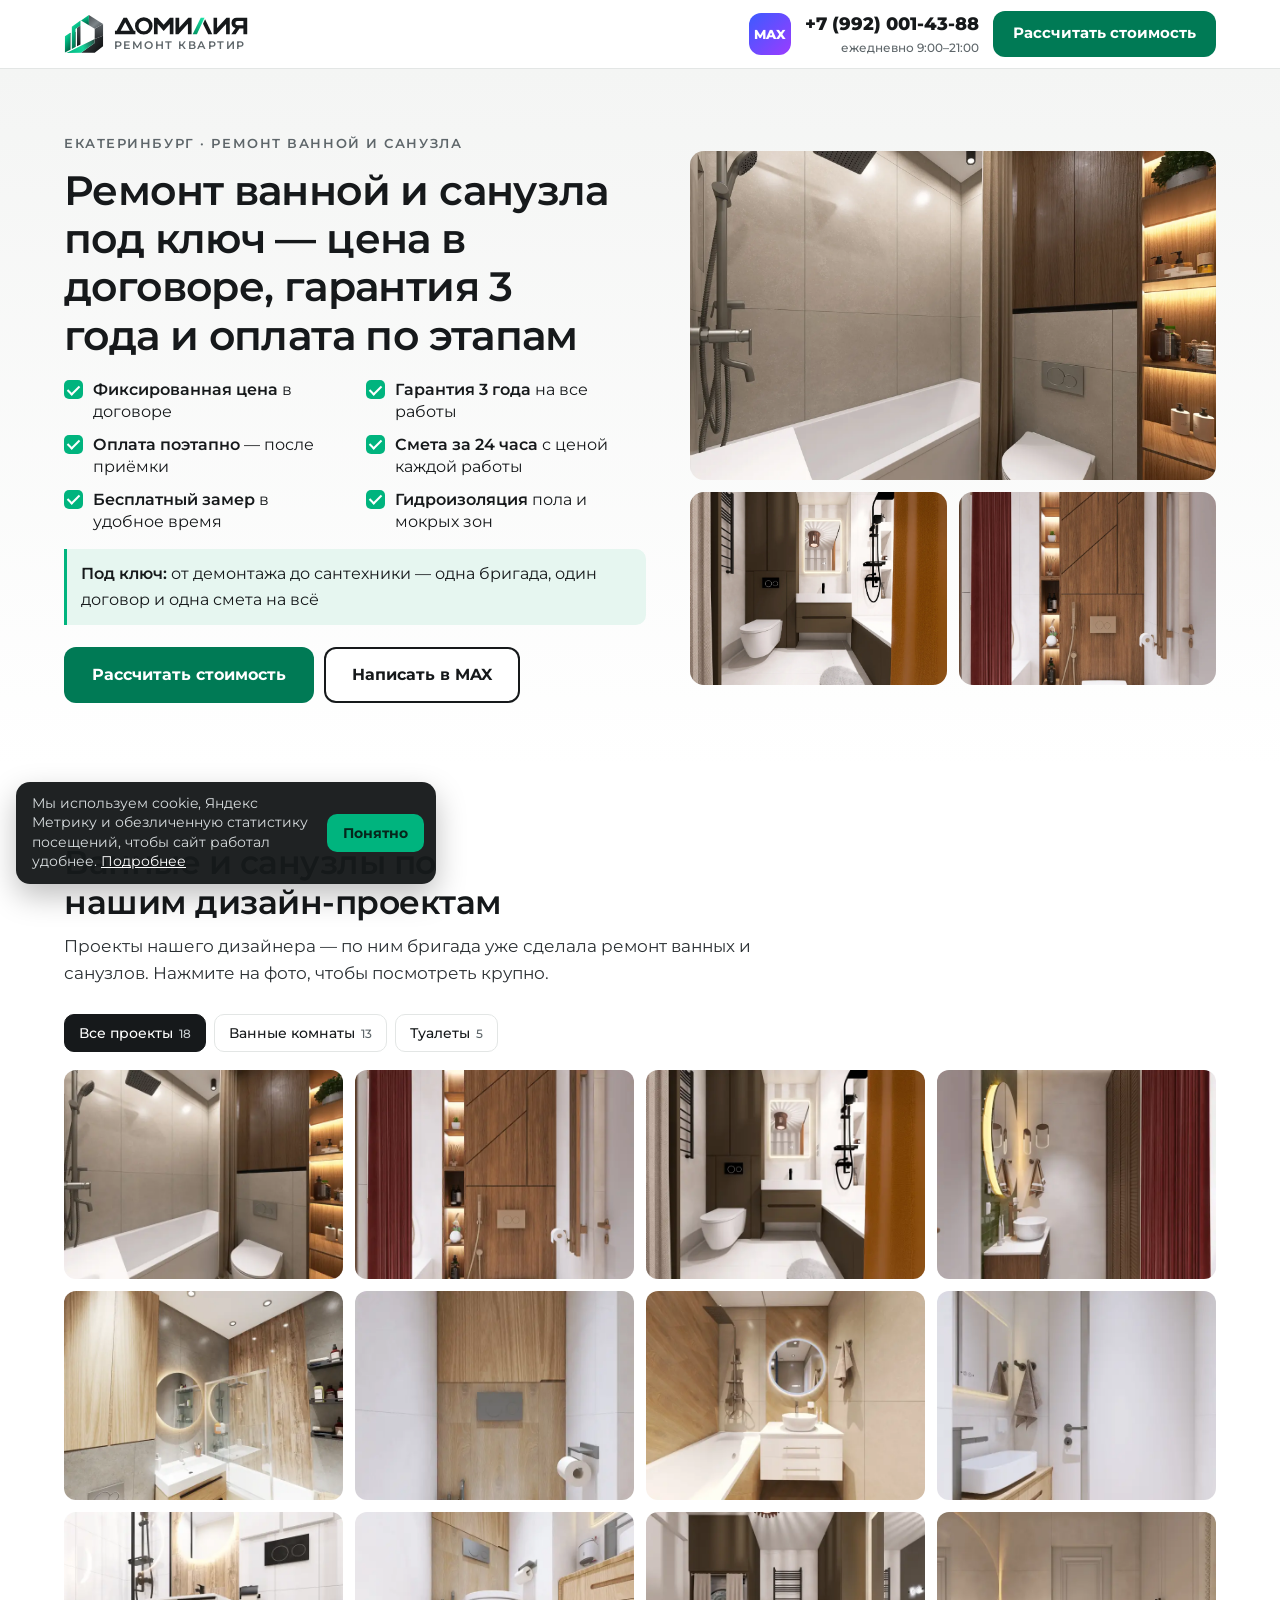
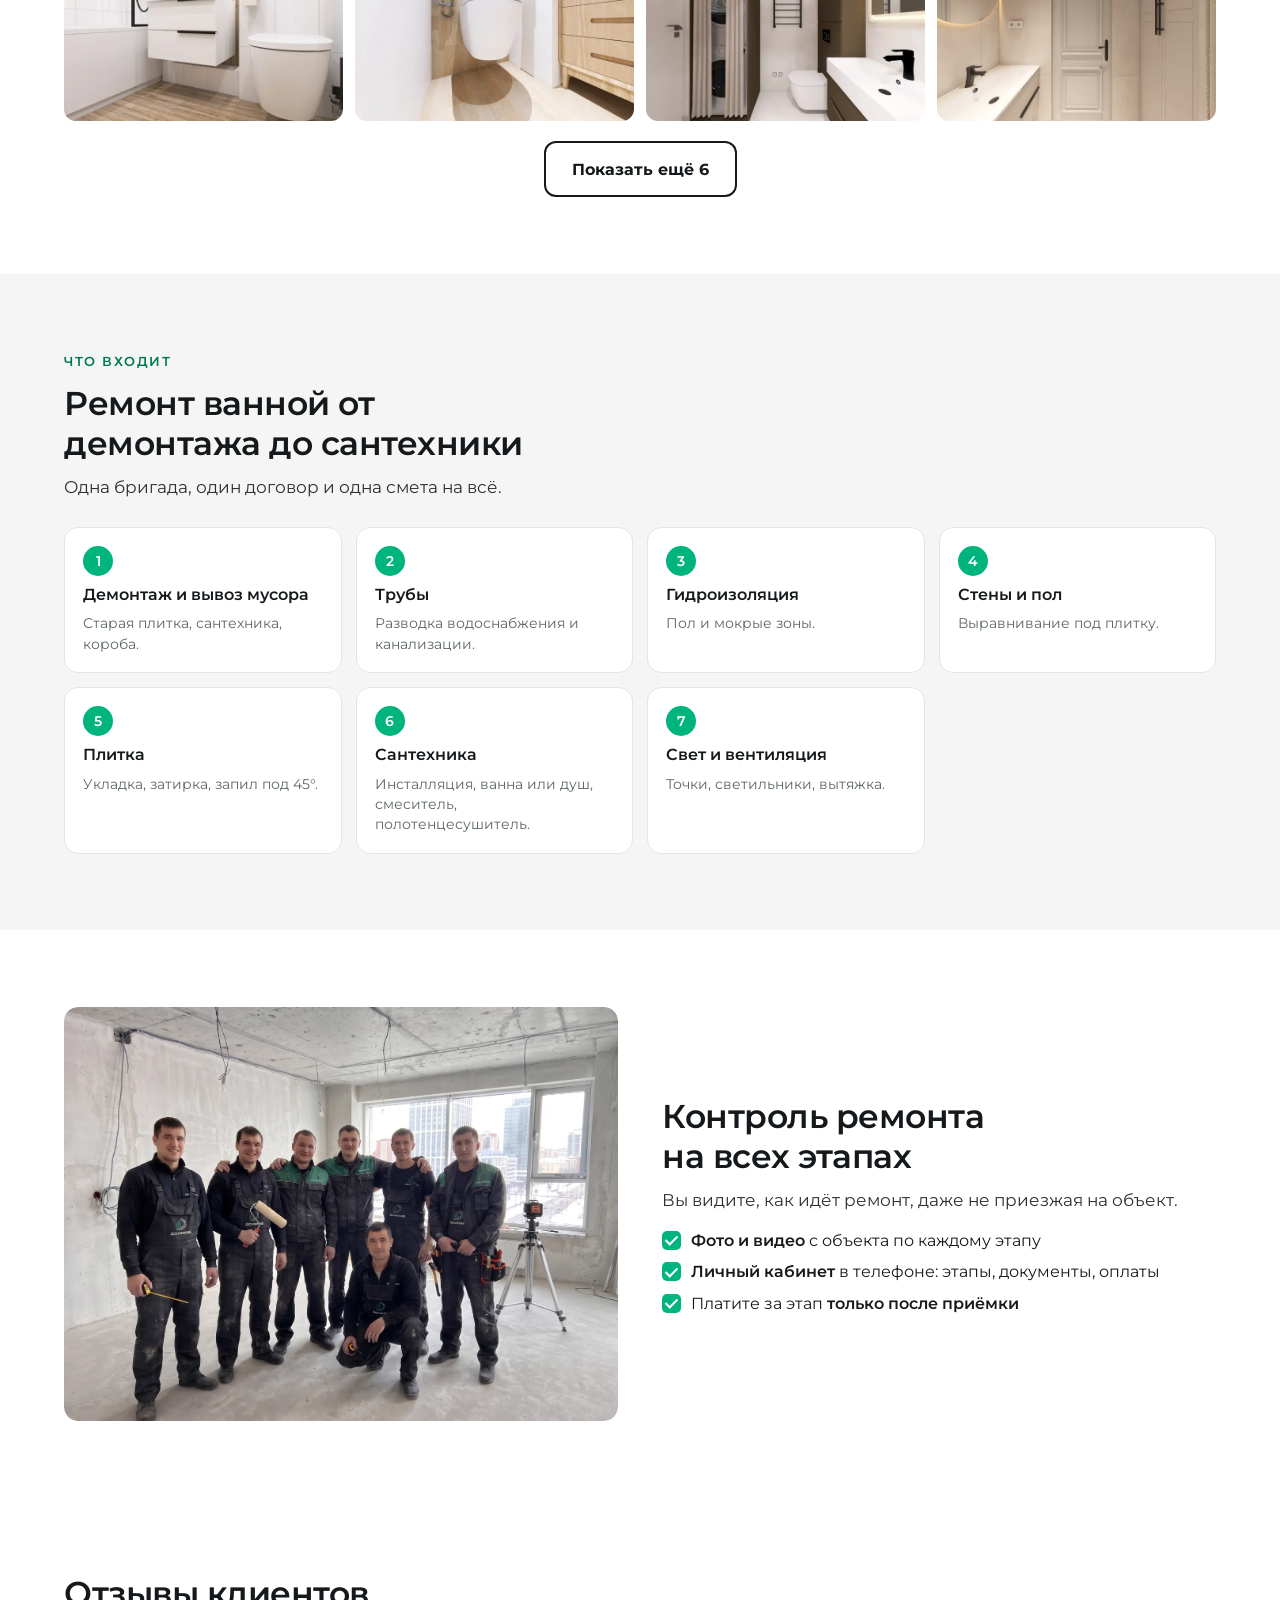
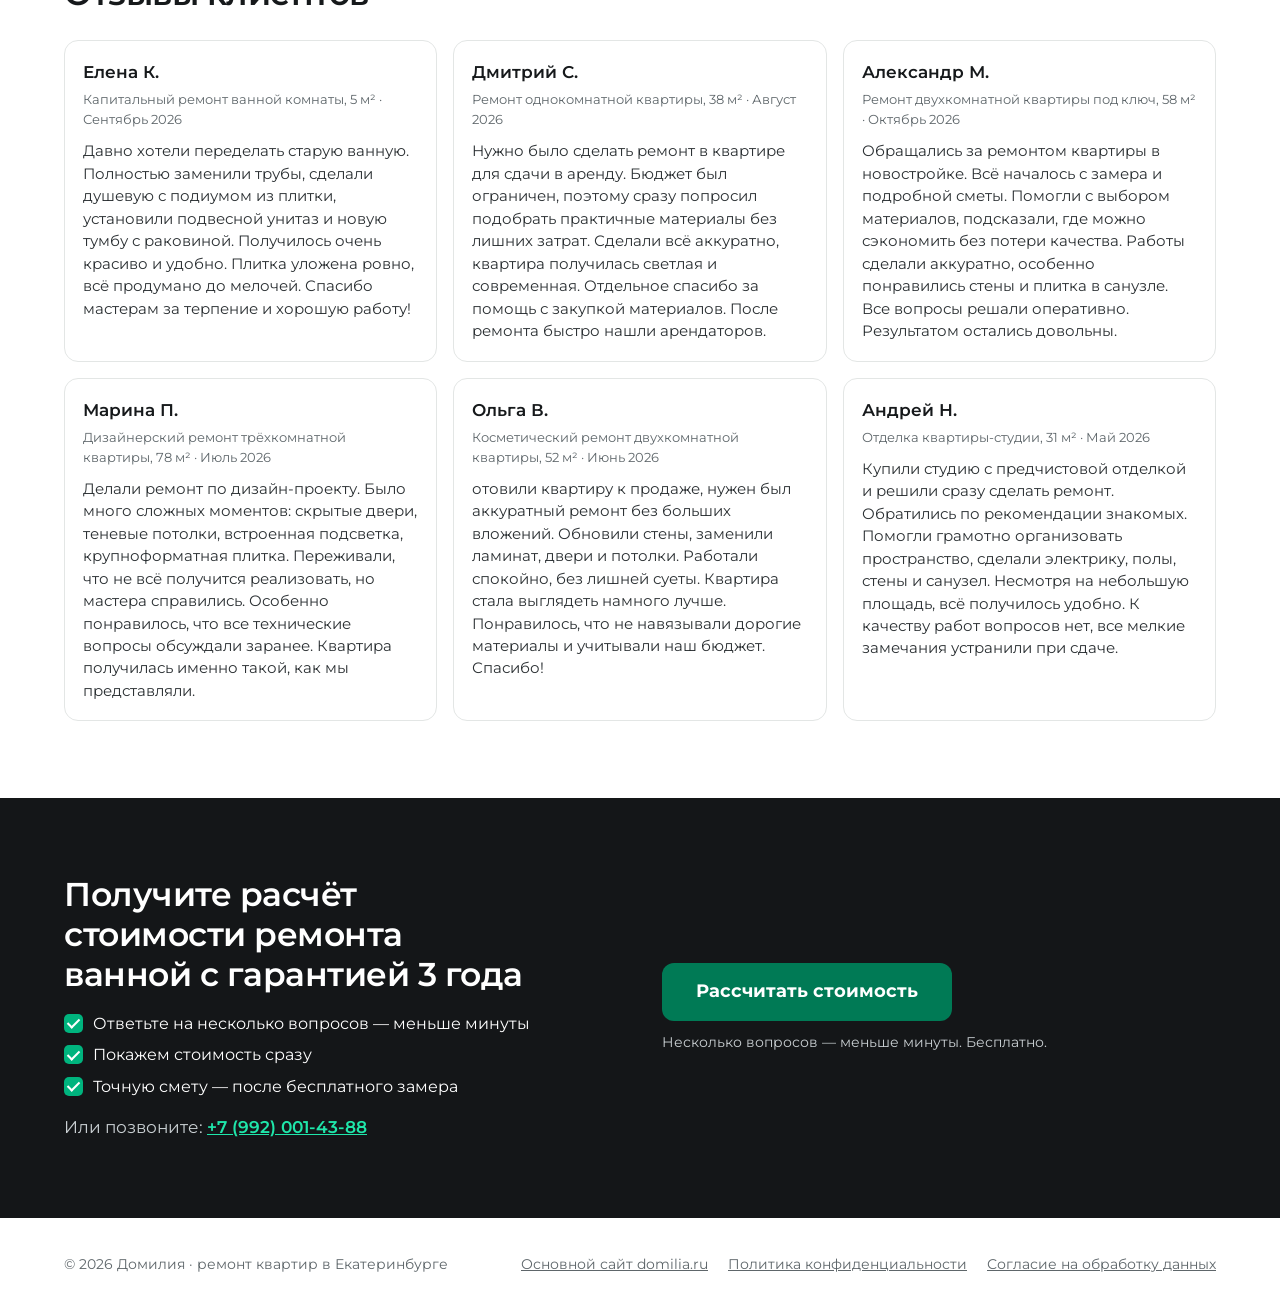
<file: vannaya/index.html>
<!DOCTYPE html>
<html lang="ru">
<head>
<meta charset="utf-8">
<meta name="viewport" content="width=device-width, initial-scale=1, viewport-fit=cover">
<script>document.documentElement.className+=" js"</script>
<title>Ремонт ванной под ключ в Екатеринбурге — цена в договоре | Домилия</title>
<meta name="description" content="Ремонт ванной и санузла под ключ в Екатеринбурге: цена в договоре, оплата по этапам, гарантия 3 года. Рассчитайте стоимость за минуту.">

<link rel="canonical" href="https://remont.domilia.ru/vannaya/">
<meta property="og:type" content="website"><meta property="og:locale" content="ru_RU"><meta property="og:site_name" content="Домилия">
<meta property="og:title" content="Ремонт ванной под ключ в Екатеринбурге — цена в договоре | Домилия"><meta property="og:description" content="Ремонт ванной и санузла под ключ в Екатеринбурге: цена в договоре, оплата по этапам, гарантия 3 года. Рассчитайте стоимость за минуту."><meta property="og:image" content="https://domilia.ru/img/6908500.jpg">
<meta name="theme-color" content="#16191B">
<link rel="icon" href="/favicon.ico" sizes="any"><link rel="icon" href="/favicon.svg" type="image/svg+xml"><link rel="icon" type="image/png" sizes="120x120" href="/favicon-120x120.png"><link rel="apple-touch-icon" href="/apple-touch-icon.png">
<link rel="preload" href="/fonts/montserrat-cyrillic-800-normal.woff2" as="font" type="font/woff2" crossorigin><link rel="preload" href="/fonts/montserrat-cyrillic-400-normal.woff2" as="font" type="font/woff2" crossorigin>
<style>@font-face{font-family:Montserrat;font-style:normal;font-weight:400;font-display:swap;src:url(/fonts/montserrat-cyrillic-400-normal.woff2) format("woff2");unicode-range:U+0301,U+0400-045F,U+0490-0491,U+04B0-04B1,U+2116}@font-face{font-family:Montserrat;font-style:normal;font-weight:400;font-display:swap;src:url(/fonts/montserrat-latin-400-normal.woff2) format("woff2");unicode-range:U+0000-00FF,U+0131,U+0152-0153,U+02BB-02BC,U+02C6,U+02DA,U+02DC,U+0304,U+0308,U+0329,U+2000-206F,U+20AC,U+2122,U+2191,U+2193,U+2212,U+2215,U+FEFF,U+FFFD}@font-face{font-family:Montserrat;font-style:normal;font-weight:500;font-display:swap;src:url(/fonts/montserrat-cyrillic-500-normal.woff2) format("woff2");unicode-range:U+0301,U+0400-045F,U+0490-0491,U+04B0-04B1,U+2116}@font-face{font-family:Montserrat;font-style:normal;font-weight:500;font-display:swap;src:url(/fonts/montserrat-latin-500-normal.woff2) format("woff2");unicode-range:U+0000-00FF,U+0131,U+0152-0153,U+02BB-02BC,U+02C6,U+02DA,U+02DC,U+0304,U+0308,U+0329,U+2000-206F,U+20AC,U+2122,U+2191,U+2193,U+2212,U+2215,U+FEFF,U+FFFD}@font-face{font-family:Montserrat;font-style:normal;font-weight:600;font-display:swap;src:url(/fonts/montserrat-cyrillic-600-normal.woff2) format("woff2");unicode-range:U+0301,U+0400-045F,U+0490-0491,U+04B0-04B1,U+2116}@font-face{font-family:Montserrat;font-style:normal;font-weight:600;font-display:swap;src:url(/fonts/montserrat-latin-600-normal.woff2) format("woff2");unicode-range:U+0000-00FF,U+0131,U+0152-0153,U+02BB-02BC,U+02C6,U+02DA,U+02DC,U+0304,U+0308,U+0329,U+2000-206F,U+20AC,U+2122,U+2191,U+2193,U+2212,U+2215,U+FEFF,U+FFFD}@font-face{font-family:Montserrat;font-style:normal;font-weight:700;font-display:swap;src:url(/fonts/montserrat-cyrillic-700-normal.woff2) format("woff2");unicode-range:U+0301,U+0400-045F,U+0490-0491,U+04B0-04B1,U+2116}@font-face{font-family:Montserrat;font-style:normal;font-weight:700;font-display:swap;src:url(/fonts/montserrat-latin-700-normal.woff2) format("woff2");unicode-range:U+0000-00FF,U+0131,U+0152-0153,U+02BB-02BC,U+02C6,U+02DA,U+02DC,U+0304,U+0308,U+0329,U+2000-206F,U+20AC,U+2122,U+2191,U+2193,U+2212,U+2215,U+FEFF,U+FFFD}@font-face{font-family:Montserrat;font-style:normal;font-weight:800;font-display:swap;src:url(/fonts/montserrat-cyrillic-800-normal.woff2) format("woff2");unicode-range:U+0301,U+0400-045F,U+0490-0491,U+04B0-04B1,U+2116}@font-face{font-family:Montserrat;font-style:normal;font-weight:800;font-display:swap;src:url(/fonts/montserrat-latin-800-normal.woff2) format("woff2");unicode-range:U+0000-00FF,U+0131,U+0152-0153,U+02BB-02BC,U+02C6,U+02DA,U+02DC,U+0304,U+0308,U+0329,U+2000-206F,U+20AC,U+2122,U+2191,U+2193,U+2212,U+2215,U+FEFF,U+FFFD}</style>
<link rel="stylesheet" href="/style.css?v=1794850134186"><link rel="preload" href="/app.js?v=1794850134186" as="script"><link rel="preload" href="/img/quiz-dp-flat-s.webp" as="image"><link rel="preload" href="/img/quiz-dp-bath-s.webp" as="image">
<meta name="yandex-verification" content="8f62ce537b893b64" />
<!-- Yandex.Metrika counter -->
<script type="text/javascript">(function(m,e,t,r,i,k,a){m[i]=m[i]||function(){(m[i].a=m[i].a||[]).push(arguments)};m[i].l=1*new Date();for(var j=0;j<document.scripts.length;j++){if(document.scripts[j].src===r){return;}}k=e.createElement(t),a=e.getElementsByTagName(t)[0],k.async=1,k.src=r,a.parentNode.insertBefore(k,a)})(window,document,"script","https://mc.yandex.ru/metrika/tag.js?id=114347582","ym");ym(114347582,"init",{ssr:true,webvisor:true,clickmap:true,referrer:document.referrer,url:location.href,accurateTrackBounce:true,trackLinks:true});window.__ymHead=1;</script>
<noscript><div><img src="https://mc.yandex.ru/watch/114347582" style="position:absolute;left:-9999px;" alt="" /></div></noscript>
<!-- /Yandex.Metrika counter -->
</head>
<body class="ms">
<header class="top">
  <div class="w">
    <a class="mn-logo" href="/" aria-label="Домилия — ремонт квартир"><svg class="lg mn-lg" viewBox="30 26 418 416" aria-hidden="true"> <defs>  <linearGradient id="gG_m1" x1="0" y1="0" x2="0.35" y2="1"><stop offset="0" stop-color="#1FE6AA"/><stop offset=".45" stop-color="#00B47E"/><stop offset="1" stop-color="#006C4C"/></linearGradient>  <linearGradient id="gBand_m1" x1="55" y1="432" x2="351" y2="300" gradientUnits="userSpaceOnUse"><stop offset="0" stop-color="#00B47E"/><stop offset=".55" stop-color="#14D69C"/><stop offset="1" stop-color="#2A4A42"/></linearGradient>  <linearGradient id="gRoof_m1" x1="290" y1="36" x2="400" y2="160" gradientUnits="userSpaceOnUse"><stop offset="0" stop-color="#4A4F53"/><stop offset=".7" stop-color="#7C8488"/><stop offset="1" stop-color="#5C6367"/></linearGradient>  <linearGradient id="gSide_m1" x1="0" y1="0" x2="0" y2="1"><stop offset="0" stop-color="#5A6064"/><stop offset="1" stop-color="#2B2F32"/></linearGradient>  <linearGradient id="gLow_m1" x1="230" y1="300" x2="420" y2="430" gradientUnits="userSpaceOnUse"><stop offset="0" stop-color="#3A4044"/><stop offset="1" stop-color="#0E1011"/></linearGradient>  <linearGradient id="gLeg_m1" x1="0" y1="0" x2="0" y2="1"><stop offset="0" stop-color="#4C5357"/><stop offset="1" stop-color="#16191B"/></linearGradient> </defs> <g class="dm-mk"><path class="t" style="--i:7;--dx:10.0px;--dy:9.8px" fill="url(#gLow_m1)" d="M208,431 L351,328 L351,286 L438,252 L438,363 L351,431 Z"/><path class="t" style="--i:6;--dx:13.9px;--dy:-2.0px" fill="url(#gSide_m1)" d="M351,179 L438,129 L438,252 L351,286 Z"/><path class="t" style="--i:5;--dx:9.5px;--dy:-10.3px" fill="url(#gRoof_m1)" d="M290,36 L438,129 L351,179 L290,143 Z"/><path class="t" style="--i:4;--dx:2.3px;--dy:-13.8px" fill="url(#gG_m1)" d="M208,94 L290,36 L290,143 Z"/><path class="t" style="--i:3;--dx:0.2px;--dy:14.0px" fill="url(#gBand_m1)" d="M55,432 L351,286 L351,328 L208,431 Z"/><path class="t b" style="--i:1;--dx:-13.9px;--dy:-1.8px" fill="url(#gG_m1)" d="M202,94 L112,159 L112,390 L150,370 L150,182 L202,145 Z"/><path class="t b" style="--i:2;--dx:-13.1px;--dy:5.0px" fill="url(#gLeg_m1)" d="M202,145 L166,170 L166,363 L202,343 Z"/><path class="t b" style="--i:1;--dx:-11.7px;--dy:7.7px" fill="#0C3A2B" d="M150,214 L154,212 L154,368 L150,370 Z"/><path class="t b" style="--i:0;--dx:-12.3px;--dy:6.6px" fill="url(#gG_m1)" d="M95,221 L40,257 L40,427 L95,398 Z"/><path class="t b" style="--i:0;--dx:-12.3px;--dy:6.6px" fill="#0C3A2B" d="M95,221 L99,226 L99,396 L95,398 Z"/></g><defs><clipPath id="dmc_m1"><path d="M208,431 L351,328 L351,286 L438,252 L438,363 L351,431 Z"/><path d="M351,179 L438,129 L438,252 L351,286 Z"/><path d="M290,36 L438,129 L351,179 L290,143 Z"/><path d="M208,94 L290,36 L290,143 Z"/><path d="M55,432 L351,286 L351,328 L208,431 Z"/><path d="M202,94 L112,159 L112,390 L150,370 L150,182 L202,145 Z"/><path d="M202,145 L166,170 L166,363 L202,343 Z"/><path d="M150,214 L154,212 L154,368 L150,370 Z"/><path d="M95,221 L40,257 L40,427 L95,398 Z"/><path d="M95,221 L99,226 L99,396 L95,398 Z"/></clipPath><linearGradient id="dms_m1" x1="0" y1="0" x2="1" y2="0"><stop offset="0" stop-color="#fff" stop-opacity="0"/><stop offset=".5" stop-color="#fff" stop-opacity=".75"/><stop offset="1" stop-color="#fff" stop-opacity="0"/></linearGradient></defs><g clip-path="url(#dmc_m1)"><rect class="sh" x="-60" y="0" width="120" height="520" fill="url(#dms_m1)" transform="skewX(-20)"/></g></svg><span><svg class="dm-word" viewBox="480 176 984 132" aria-hidden="true"><defs><linearGradient id="gL_wl" x1="1144" y1="181" x2="1057" y2="303" gradientUnits="userSpaceOnUse"><stop offset="0" stop-color="#1FE6AA"/><stop offset="1" stop-color="#00915F"/></linearGradient></defs> <g id="word_wl" fill="currentColor" fill-rule="evenodd"><path d="M487,277 L499,277 L550,181 L575,181 L626,277 L637,277 L637,303 L487,303 Z M529,277 L562.5,215 L596,277 Z"/><path d="M763,241.5 A64.5,63.5 0 1 0 634,241.5 A64.5,63.5 0 1 0 763,241.5 Z M737,241.5 A38.5,38.5 0 1 1 660,241.5 A38.5,38.5 0 1 1 737,241.5 Z"/><path d="M773,181 L799,181 L844.5,233 L890,181 L916,181 L916,303 L889,303 L889,227 L844.5,278 L800,227 L800,303 L773,303 Z"/><path d="M931,181 L958,181 L958,255 L1025,181 L1049,181 L1049,303 L1022,303 L1022,226 L953,303 L931,303 Z"/><path d="M1148,192 L1201,303 L1171,303 L1133,226 Z"/><path d="M1210,181 L1236,181 L1236,256 L1305,181 L1329,181 L1329,303 L1302,303 L1302,227 L1232,303 L1210,303 Z"/><path d="M1457,181 H1380 A38,38 0 0 0 1372,256.2 L1340,303 H1372 L1400,261 H1429 V303 H1457 Z M1429,206 H1385 A15,15 0 0 0 1385,236 H1429 Z"/></g><path class="dm-l" fill="url(#gL_wl)" d="M1057,303 L1088,303 L1144,181 L1116,181 Z"/></svg><small>РЕМОНТ КВАРТИР</small></span></a>
    <div class="top-r"><a class="msg mxg on" data-goal="lp_messenger" href="https://max.ru/u/f9LHodD0cOJTEjj9axaw8EccNAsqVBsyg819IWFIL26qD0vIp-ldA-uJAIQ" target="_blank" rel="noopener" aria-label="Написать в MAX">MAX</a><a class="top-ph" data-tel data-goal="lp_call" href="tel:+79920014388"><span class="num">+7 (992) 001-43-88</span><small>ежедневно 9:00–21:00</small></a><a class="btn" href="#calc" data-goal="lp_cta_top">Рассчитать стоимость</a></div>
  </div>
</header>
<main>
<section class="ms-hero"><div class="w ms-hg"><div><div class="ms-pre">Екатеринбург · ремонт ванной и санузла</div><h1>Ремонт ванной и санузла под ключ — цена в договоре, гарантия 3 года и оплата по этапам</h1><ul class="ms-ck c2"><li><i aria-hidden="true"></i><span><b>Фиксированная цена</b> в договоре</span></li><li><i aria-hidden="true"></i><span><b>Гарантия 3 года</b> на все работы</span></li><li><i aria-hidden="true"></i><span><b>Оплата поэтапно</b> — после приёмки</span></li><li><i aria-hidden="true"></i><span><b>Смета за 24 часа</b> с ценой каждой работы</span></li><li><i aria-hidden="true"></i><span><b>Бесплатный замер</b> в удобное время</span></li><li><i aria-hidden="true"></i><span><b>Гидроизоляция</b> пола и мокрых зон</span></li></ul><div class="ms-bonus"><b>Под ключ:</b> от демонтажа до сантехники — одна бригада, один договор и одна смета на всё</div><div class="ms-cta"><a class="btn" href="#calc" data-goal="lp_cta_top">Рассчитать стоимость</a><a class="btn lt" href="https://max.ru/u/f9LHodD0cOJTEjj9axaw8EccNAsqVBsyg819IWFIL26qD0vIp-ldA-uJAIQ" target="_blank" rel="noopener" data-goal="lp_messenger">Написать в MAX</a></div></div><div class="ms-hp"><figure class="big"><img src="/img/dp/f/san_04.webp" alt="" loading="lazy" width="800" height="600"></figure><figure class=""><img src="/img/dp/f/san_02.webp" alt="" loading="lazy" width="800" height="600"></figure><figure class=""><img src="/img/dp/f/x_00.webp" alt="" loading="lazy" width="800" height="600"></figure></div></div></section>
<section class="ms-s " id="works"><div class="w"><div class="ms-h"><h2>Ванные и санузлы по нашим дизайн-проектам</h2><p>Проекты нашего дизайнера — по ним бригада уже сделала ремонт ванных и санузлов. Нажмите на фото, чтобы посмотреть крупно.</p></div><div class="gl" id="gl"><div class="gl-tabs" role="tablist"><button type="button" role="tab" data-c="all" data-g="all" class="on" aria-selected="true">Все проекты <small>18</small></button><button type="button" role="tab" data-c="san" data-g="san">Ванные комнаты <small>13</small></button><button type="button" role="tab" data-c="x" data-g="x">Туалеты <small>5</small></button></div><div class="gl-g"><button type="button" class="gl-i" data-c="san" data-id="san_04"><img src="/img/dp/t/san_04.webp" alt="Дизайн-проект — санузел" loading="lazy" width="640" height="480"></button><button type="button" class="gl-i" data-c="x" data-id="x_00"><img src="/img/dp/t/x_00.webp" alt="Дизайн-проект — туалет" loading="lazy" width="640" height="480"></button><button type="button" class="gl-i" data-c="san" data-id="san_02"><img src="/img/dp/t/san_02.webp" alt="Дизайн-проект — санузел" loading="lazy" width="640" height="480"></button><button type="button" class="gl-i" data-c="x" data-id="x_01"><img src="/img/dp/t/x_01.webp" alt="Дизайн-проект — туалет" loading="lazy" width="640" height="480"></button><button type="button" class="gl-i" data-c="san" data-id="san_07"><img src="/img/dp/t/san_07.webp" alt="Дизайн-проект — санузел" loading="lazy" width="640" height="480"></button><button type="button" class="gl-i" data-c="x" data-id="x_02"><img src="/img/dp/t/x_02.webp" alt="Дизайн-проект — туалет" loading="lazy" width="640" height="480"></button><button type="button" class="gl-i" data-c="san" data-id="san_00"><img src="/img/dp/t/san_00.webp" alt="Дизайн-проект — санузел" loading="lazy" width="640" height="480"></button><button type="button" class="gl-i" data-c="x" data-id="x_03"><img src="/img/dp/t/x_03.webp" alt="Дизайн-проект — туалет" loading="lazy" width="640" height="480"></button><button type="button" class="gl-i" data-c="san" data-id="san_12"><img src="/img/dp/t/san_12.webp" alt="Дизайн-проект — санузел" loading="lazy" width="640" height="480"></button><button type="button" class="gl-i" data-c="x" data-id="x_04"><img src="/img/dp/t/x_04.webp" alt="Дизайн-проект — туалет" loading="lazy" width="640" height="480"></button><button type="button" class="gl-i" data-c="san" data-id="san_03"><img src="/img/dp/t/san_03.webp" alt="Дизайн-проект — санузел" loading="lazy" width="640" height="480"></button><button type="button" class="gl-i" data-c="san" data-id="san_01"><img src="/img/dp/t/san_01.webp" alt="Дизайн-проект — санузел" loading="lazy" width="640" height="480"></button><button type="button" class="gl-i" data-c="san" data-id="san_05" hidden><img src="/img/dp/t/san_05.webp" alt="Дизайн-проект — санузел" loading="lazy" width="640" height="480"></button><button type="button" class="gl-i" data-c="san" data-id="san_06" hidden><img src="/img/dp/t/san_06.webp" alt="Дизайн-проект — санузел" loading="lazy" width="640" height="480"></button><button type="button" class="gl-i" data-c="san" data-id="san_08" hidden><img src="/img/dp/t/san_08.webp" alt="Дизайн-проект — санузел" loading="lazy" width="640" height="480"></button><button type="button" class="gl-i" data-c="san" data-id="san_09" hidden><img src="/img/dp/t/san_09.webp" alt="Дизайн-проект — санузел" loading="lazy" width="640" height="480"></button><button type="button" class="gl-i" data-c="san" data-id="san_10" hidden><img src="/img/dp/t/san_10.webp" alt="Дизайн-проект — санузел" loading="lazy" width="640" height="480"></button><button type="button" class="gl-i" data-c="san" data-id="san_11" hidden><img src="/img/dp/t/san_11.webp" alt="Дизайн-проект — санузел" loading="lazy" width="640" height="480"></button></div><div class="gl-more"><button type="button" class="btn lt" id="glMore">Показать ещё</button></div></div><script>(function(){var G=document.getElementById("gl"),T=G.querySelectorAll(".gl-tabs button"),I=[].slice.call(G.querySelectorAll(".gl-i")),M=document.getElementById("glMore"),cur=[],lim=12;function show(){var n=0;I.forEach(function(b){var ok=cur===null||cur.indexOf(b.dataset.c)>-1;b.hidden=!ok||n>=lim;if(ok)n++;});var tot=I.filter(function(b){return cur===null||cur.indexOf(b.dataset.c)>-1}).length;M.parentNode.hidden=tot<=lim;M.textContent="Показать ещё "+(tot-lim>0?tot-lim:"");}cur=null;show();T.forEach(function(t){t.onclick=function(){T.forEach(function(x){x.classList.remove("on");x.removeAttribute("aria-selected")});t.classList.add("on");t.setAttribute("aria-selected","true");cur=t.dataset.c==="all"?null:t.dataset.g.split(",");lim=12;show();};});M.onclick=function(){lim+=12;show();};var lb,k=0,vis=[];function op(i){vis=I.filter(function(b){return cur===null||cur.indexOf(b.dataset.c)>-1});k=i;if(!lb){lb=document.createElement("div");lb.className="gl-lb";lb.innerHTML="<button class=\"gl-x\" aria-label=\"Закрыть\">✕</button><button class=\"gl-p\" aria-label=\"Назад\">‹</button><img alt=\"\"><button class=\"gl-n\" aria-label=\"Вперёд\">›</button><div class=\"gl-c\"></div>";document.body.appendChild(lb);lb.querySelector(".gl-x").onclick=cl;lb.querySelector(".gl-p").onclick=function(){go(-1)};lb.querySelector(".gl-n").onclick=function(){go(1)};lb.onclick=function(e){if(e.target===lb)cl()};var sx=0;lb.addEventListener("touchstart",function(e){sx=e.touches[0].clientX},{passive:true});lb.addEventListener("touchend",function(e){var d=e.changedTouches[0].clientX-sx;if(Math.abs(d)>40)go(d<0?1:-1)});}rd();lb.hidden=false;document.documentElement.style.overflow="hidden";addEventListener("keydown",ky);}function rd(){var b=vis[k];lb.querySelector("img").src="/img/dp/f/"+b.dataset.id+".webp";lb.querySelector(".gl-c").textContent=(k+1)+" из "+vis.length;}function go(d){k=(k+d+vis.length)%vis.length;rd();}function cl(){lb.hidden=true;document.documentElement.style.overflow="";removeEventListener("keydown",ky);}function ky(e){if(e.key==="Escape")cl();if(e.key==="ArrowRight")go(1);if(e.key==="ArrowLeft")go(-1);}I.forEach(function(b){b.onclick=function(){var v=I.filter(function(x){return cur===null||cur.indexOf(x.dataset.c)>-1});op(v.indexOf(b));};});})()</script></div></section>
<section class="ms-s alt" id="incl"><div class="w"><div class="ms-h"><div class="ms-pre g">Что входит</div><h2>Ремонт ванной от демонтажа до сантехники</h2><p>Одна бригада, один договор и одна смета на всё.</p></div><div class="ms-inc"><div><span>1</span><b>Демонтаж и вывоз мусора</b><small>Старая плитка, сантехника, короба.</small></div><div><span>2</span><b>Трубы</b><small>Разводка водоснабжения и канализации.</small></div><div><span>3</span><b>Гидроизоляция</b><small>Пол и мокрые зоны.</small></div><div><span>4</span><b>Стены и пол</b><small>Выравнивание под плитку.</small></div><div><span>5</span><b>Плитка</b><small>Укладка, затирка, запил под 45°.</small></div><div><span>6</span><b>Сантехника</b><small>Инсталляция, ванна или душ, смеситель, полотенцесушитель.</small></div><div><span>7</span><b>Свет и вентиляция</b><small>Точки, светильники, вытяжка.</small></div></div></div></section>
<section class="ms-s " id="control"><div class="w"><div class="ms-2 rev"><figure class="ms-brig"><img src="/img/brigada-na-obekte.webp" alt="Бригада Домилии на объекте" loading="lazy" width="1400" height="1036"></figure><div><h2>Контроль ремонта на всех этапах</h2><p>Вы видите, как идёт ремонт, даже не приезжая на объект.</p><ul class="ms-ck"><li><i aria-hidden="true"></i><span><b>Фото и видео</b> с объекта по каждому этапу</span></li><li><i aria-hidden="true"></i><span><b>Личный кабинет</b> в телефоне: этапы, документы, оплаты</span></li><li><i aria-hidden="true"></i><span>Платите за этап <b>только после приёмки</b></span></li></ul></div></div></div></section>
<section class="ms-s " id="reviews"><div class="w"><div class="ms-h"><h2>Отзывы клиентов</h2></div><div class="ms-g3 rvs"><div class="ms-rv"><b>Елена К.</b><small>Капитальный ремонт ванной комнаты, 5 м² · Сентябрь 2026</small><p>Давно хотели переделать старую ванную. Полностью заменили трубы, сделали душевую с подиумом из плитки, установили подвесной унитаз и новую тумбу с раковиной. Получилось очень красиво и удобно. Плитка уложена ровно, всё продумано до мелочей. Спасибо мастерам за терпение и хорошую работу!</p></div><div class="ms-rv"><b>Дмитрий С.</b><small>Ремонт однокомнатной квартиры, 38 м² · Август 2026</small><p>Нужно было сделать ремонт в квартире для сдачи в аренду. Бюджет был ограничен, поэтому сразу попросил подобрать практичные материалы без лишних затрат. Сделали всё аккуратно, квартира получилась светлая и современная. Отдельное спасибо за помощь с закупкой материалов. После ремонта быстро нашли арендаторов.</p></div><div class="ms-rv"><b>Александр М.</b><small>Ремонт двухкомнатной квартиры под ключ, 58 м² · Октябрь 2026</small><p>Обращались за ремонтом квартиры в новостройке. Всё началось с замера и подробной сметы. Помогли с выбором материалов, подсказали, где можно сэкономить без потери качества. Работы сделали аккуратно, особенно понравились стены и плитка в санузле. Все вопросы решали оперативно. Результатом остались довольны.</p></div><div class="ms-rv"><b>Марина П.</b><small>Дизайнерский ремонт трёхкомнатной квартиры, 78 м² · Июль 2026</small><p>Делали ремонт по дизайн-проекту. Было много сложных моментов: скрытые двери, теневые потолки, встроенная подсветка, крупноформатная плитка. Переживали, что не всё получится реализовать, но мастера справились. Особенно понравилось, что все технические вопросы обсуждали заранее. Квартира получилась именно такой, как мы представляли.</p></div><div class="ms-rv"><b>Ольга В.</b><small>Косметический ремонт двухкомнатной квартиры, 52 м² · Июнь 2026</small><p>отовили квартиру к продаже, нужен был аккуратный ремонт без больших вложений. Обновили стены, заменили ламинат, двери и потолки. Работали спокойно, без лишней суеты. Квартира стала выглядеть намного лучше. Понравилось, что не навязывали дорогие материалы и учитывали наш бюджет. Спасибо!</p></div><div class="ms-rv"><b>Андрей Н.</b><small>Отделка квартиры-студии, 31 м² · Май 2026</small><p>Купили студию с предчистовой отделкой и решили сразу сделать ремонт. Обратились по рекомендации знакомых. Помогли грамотно организовать пространство, сделали электрику, полы, стены и санузел. Несмотря на небольшую площадь, всё получилось удобно. К качеству работ вопросов нет, все мелкие замечания устранили при сдаче.</p></div></div></div></section>
<section class="ms-fin" id="calc-s"><div class="w ms-fg"><div><h2>Получите расчёт стоимости ремонта ванной с гарантией 3 года</h2><ul class="ms-ck"><li><i aria-hidden="true"></i><span>Ответьте на несколько вопросов — меньше минуты</span></li><li><i aria-hidden="true"></i><span>Покажем стоимость сразу</span></li><li><i aria-hidden="true"></i><span>Точную смету — после бесплатного замера</span></li></ul><p class="ms-ph2">Или позвоните: <a href="tel:+79920014388" data-tel data-goal="lp_call">+7 (992) 001-43-88</a></p></div><div class="ms-fb"><a class="btn big" href="#calc" data-goal="lp_cta_matrix">Рассчитать стоимость</a><small>Несколько вопросов — меньше минуты. Бесплатно.</small></div></div></section>
<div class="ms-qw"><div class="qz" id="calc" aria-live="polite"><div class="qz-h"><b>Расчёт ремонта ванной</b><span id="qzStep">Вопрос 1 из 6</span></div><div class="qz-bar"><i id="qzBar"></i></div><div class="qz-b" id="qzBody"><div class="qz-q">Что будем ремонтировать?</div><div class="opts c2"><button type="button" class="opt ph"><img src="/img/quiz-dp-flat-s.webp" alt="" width="320" height="240"><span>Квартиру целиком<small>комнаты, кухня, санузел</small></span></button><button type="button" class="opt ph"><img src="/img/quiz-dp-bath-s.webp" alt="" width="320" height="240"><span>Только санузел<small>ванная, туалет или совмещённый</small></span></button></div><div class="qz-nav"><small>Бесплатно и без регистрации</small></div></div>      <div class="qz-ct"><img class="qz-ct-a" src="/img/mgr-96.webp" alt="" width="24" height="24" loading="lazy">Удобнее голосом? <a data-tel data-goal="lp_call" href="tel:+79920014388">Позвонить +7 (992) 001-43-88</a> · <a data-goal="lp_messenger" href="https://max.ru/u/f9LHodD0cOJTEjj9axaw8EccNAsqVBsyg819IWFIL26qD0vIp-ldA-uJAIQ" target="_blank" rel="noopener">Написать в MAX</a></div>
</div></div>
</main>
<footer class="foot">
  <div class="w">
    <div>© 2026 Домилия · ремонт квартир в Екатеринбурге</div>
    <div class="foot-l"><a href="https://domilia.ru/" target="_blank" rel="noopener">Основной сайт domilia.ru</a><a href="https://domilia.ru/privacy.html" target="_blank" rel="noopener">Политика конфиденциальности</a><a href="https://domilia.ru/soglasie.html" target="_blank" rel="noopener">Согласие на обработку данных</a></div>
  </div>
</footer>
<a class="mm-cta ms-mcta" id="msCta" href="#calc" data-goal="lp_cta_bar">Рассчитать стоимость</a><script>(function(){var b=document.getElementById("msCta"),f=function(){b.classList.toggle("on",scrollY>520)};addEventListener("scroll",f,{passive:true});f();})()</script>
<div class="ck" id="ck" hidden><p>Мы используем cookie, Яндекс Метрику и обезличенную статистику посещений, чтобы сайт работал удобнее. <a href="https://domilia.ru/privacy.html" target="_blank" rel="noopener">Подробнее</a></p><button type="button" id="ckOk">Понятно</button></div>
<script>window.LPC={"page":"bath","phone":"+7 (992) 001-43-88","hours":"ежедневно 9:00–21:00","to":"","crm":"https://api.domilia.ru/lead/lXMk87fw2FItlO-4","ym":114347582,"privacy":"https://domilia.ru/privacy.html","consent":"https://domilia.ru/soglasie.html","quiz":{"title":"Расчёт стоимости ремонта","note":"Бесплатно и без регистрации","rates":{"cosm":8000,"cap":19000,"design":30000},"oldFlat":1.18,"bath":{"cosm":120000,"cap":160000,"design":220000},"days":{"cosm":[16,0.4],"cap":[38,0.7],"design":[55,1]},"spread":[0.9,1.12],"flat":[{"v":"new","t":"Новостройка","s":"без отделки или white box","img":"/img/quiz-zcg4an-s.webp"},{"v":"old","t":"Вторичное жильё","s":"есть старая отделка","img":"/img/quiz-vbmw78-s.webp"}],"rooms":[{"t":"Студия","s":"около 30 м²","a":30},{"t":"Однокомнатная","s":"около 40 м²","a":40},{"t":"Двухкомнатная","s":"около 56 м²","a":56},{"t":"Трёхкомнатная","s":"около 75 м²","a":75},{"t":"Четыре и больше","s":"от 95 м²","a":95}],"kinds":[{"v":"cap","t":"Под ключ","s":"полностью, с электрикой и сантехникой"},{"v":"design","t":"Дизайнерский","s":"по индивидуальному проекту"}],"when":["Как можно скорее","В течение месяца","Через 1–3 месяца","Пока присматриваюсь"],"resultLabel":"Ваш расчёт","formLead":"Покажем стоимость сразу после отправки и пришлём подробную смету. Бесплатно, ни к чему не обязывает.","btn":"Узнать стоимость","giftText":"Дизайн-проект в подарок при капитальном или дизайнерском ремонте","obj":[{"v":"flat","t":"Квартиру целиком","s":"комнаты, кухня, санузел","img":"/img/quiz-dp-flat-s.webp"},{"v":"bath","t":"Только санузел","s":"ванная, туалет или совмещённый","img":"/img/quiz-dp-bath-s.webp"}],"bathRate":43000,"bathMin":160000,"managerPhoto":"/img/mgr-96.webp","managerPhoto2":"/img/mgr-192.webp","manager":"Станислав"},"antispam":{"minSeconds":4,"maxPerDay":5},"objects":[{"title":"Двухкомнатная квартира в Академическом","type":"Капитальный ремонт","district":"Академический","area":56,"days":84,"price":"","year":2026,"demo":false,"task":"Вторичка 2005 года: старая алюминиевая проводка, кривые стены, тесная ванная. Хотели светлую квартиру и кухню-гостиную.","done":["Демонтаж до бетона и вывоз мусора","Новая проводка и электрощит","Новые трубы и инсталляция","Штукатурка по маякам и стяжка","Объединили кухню с гостиной (с согласованием)","Чистовая отделка и санузел под ключ"],"photos":["/img/dvuhkomnatnaya-kvartira-v-akademicheskom-nku7td.webp","/img/dvuhkomnatnaya-kvartira-v-akademicheskom-n2sz6x.webp","/img/dvuhkomnatnaya-kvartira-v-akademicheskom-9qak08.webp","/img/dvuhkomnatnaya-kvartira-v-akademicheskom-nv9jao.webp"]},{"title":"Однокомнатная квартира в новостройке на Широкой Речке","type":"Ремонт под ключ","district":"Широкая Речка","area":38,"days":70,"price":"","year":2026,"demo":false,"task":"Квартира без отделки, покупали под сдачу. Нужен практичный ремонт, который выдержит жильцов.","done":["Электрика по расстановке мебели","Штукатурка и стяжка","Кварцвинил и покраска стен","Санузел под ключ","Двери, свет, уборка"],"photos":["/img/odnokomnatnaya-kvartira-v-novostroyke-na-9dkvqs.webp","/img/odnokomnatnaya-kvartira-v-novostroyke-na-a0gsbq.webp","/img/odnokomnatnaya-kvartira-v-novostroyke-na-hkdg0j.webp"]},{"title":"Ванная под ключ на Уралмаше","type":"Ремонт ванной под ключ","district":"Уралмаш","area":5,"days":21,"price":"","year":2026,"demo":false,"task":"Старая плитка, ржавые трубы, ванна на всю стену. Хотели душевую без поддона и подвесной унитаз.","done":["Демонтаж и новые трубы","Гидроизоляция пола и стен","Трап и уклон под душевую","Крупноформатный керамогранит","Инсталляция и сантехника"],"photos":["/img/vannaya-pod-klyuch-na-uralmashe-srcgmv.webp"]},{"title":"Трёхкомнатная квартира в Центре по дизайн-проекту","type":"Дизайнерский ремонт","district":"Центр","area":78,"days":105,"price":"","year":2026,"demo":false,"task":"Нужен ремонт строго по дизайн-проекту: теневые потолки, скрытые двери, сценарии света.","done":["Дизайн-проект в подарок","Теневые потолки и подсветка","Скрытые двери под покраску","Декоративная штукатурка","Авторский надзор дизайнера"],"photos":["/img/trehkomnatnaya-kvartira-v-centre-po-diza-gcjzyl.webp","/img/trehkomnatnaya-kvartira-v-centre-po-diza-hacbq7.webp","/img/trehkomnatnaya-kvartira-v-centre-po-diza-qacpoo.webp","/img/trehkomnatnaya-kvartira-v-centre-po-diza-jnvc79.webp"]},{"title":"Студия с white box на ВИЗе","type":"Ремонт в новостройке","district":"ВИЗ","area":31,"days":63,"price":"","year":2026,"demo":false,"task":"Застройщик сделал white box. Нужно было проверить его работу и не переплатить за лишнее.","done":["Проверка работ застройщика","Доделали электрику под кухню","Покраска стен и потолков","Ламинат и плинтусы","Санузел: плитка и сантехника"],"photos":["/img/studiya-s-white-box-na-vize-xspou0.webp","/img/studiya-s-white-box-na-vize-by9e9c.webp"]},{"title":"Двухкомнатная квартира на Эльмаше","type":"Косметический ремонт","district":"Эльмаш","area":52,"days":35,"price":"","year":2026,"demo":false,"task":"Освежить квартиру перед продажей без замены коммуникаций.","done":["Шпаклёвка и покраска стен","Новый ламинат","Натяжные потолки","Замена дверей и розеток"],"photos":["/img/dvuhkomnatnaya-kvartira-na-elmashe-ulo8pb.webp","/img/dvuhkomnatnaya-kvartira-na-elmashe-z0g3ee.webp"]}],"objBtn":"Хочу такой же ремонт","finalBtn":"Жду звонка"}</script>
<script src="/app.js?v=1794850134186" defer></script>
</body>
</html>
</file>
<file: style.css>
:root{
  --ink:#16191B;--ink2:#2B3033;--muted:#5E666A;--line:#E3E6E5;--bg:#F4F5F4;--card:#fff;
  --g:#00B47E;--g2:#007A55;--g3:#1FE6AA;--gl:#E6F6F0;
  --r:16px;--sh:0 10px 30px rgba(22,25,27,.08);
  --fs-h1:clamp(30px,4.2vw,54px);--fs-h2:clamp(25px,2.8vw,40px);--fs-h3:clamp(18px,1.45vw,22px);
}
*{box-sizing:border-box}
html{-webkit-text-size-adjust:100%;text-size-adjust:100%;scroll-behavior:smooth;scrollbar-width:none}
html::-webkit-scrollbar{display:none}
body{margin:0;font-family:'Montserrat',Arial,sans-serif;font-size:17px;line-height:1.6;color:var(--ink);background:var(--bg)}
@media (max-width:760px){body{font-size:16px}}
img{max-width:100%;display:block}
a{color:inherit}
h1,h2,h3{margin:0;font-family:'Montserrat',Arial,sans-serif;text-wrap:balance}
h1{font-size:var(--fs-h1);font-weight:800;line-height:1.08;letter-spacing:-.022em}
h2{font-size:var(--fs-h2);font-weight:800;line-height:1.14;letter-spacing:-.015em}
h3{font-size:var(--fs-h3);font-weight:700;line-height:1.3;letter-spacing:-.01em}
p{margin:0}
.w{max-width:1200px;margin:0 auto;padding:0 24px}
@media (max-width:760px){.w{padding:0 16px}}
section{scroll-margin-top:70px}
.sec{padding:clamp(56px,7vw,96px) 0}
.sec-h{max-width:760px;margin-bottom:clamp(24px,3vw,40px)}
.sec-h p{margin-top:12px;color:var(--muted);font-size:clamp(16px,1.3vw,19px);line-height:1.55}
.tag{display:inline-flex;align-items:center;gap:8px;font-size:13px;font-weight:700;letter-spacing:.06em;text-transform:uppercase;color:var(--g2);margin-bottom:12px}
.tag::before{content:"";width:18px;height:3px;border-radius:2px;background:var(--g);transform:skewX(-20deg)}
.btn{display:inline-flex;align-items:center;justify-content:center;gap:10px;min-height:56px;padding:0 28px;border:0;border-radius:12px;background:var(--g2);color:#fff;font:700 16px/1.2 'Montserrat',Arial,sans-serif;text-decoration:none;cursor:pointer;transition:background .2s,transform .15s}
.btn:hover{background:#00684A}.btn:active{transform:translateY(1px)}
.btn.lt{background:#fff;color:var(--ink);box-shadow:inset 0 0 0 2px var(--ink)}
.btn.lt:hover{background:var(--bg)}
.btn.wide{width:100%}
.btn.glow{background:var(--g);color:#06261B}
.btn.glow:hover{background:var(--g3)}

/* шапка */
.top{position:sticky;top:0;z-index:30;background:rgba(255,255,255,.94);backdrop-filter:blur(10px);border-bottom:1px solid var(--line)}
.top .w{display:flex;align-items:center;justify-content:space-between;gap:16px;height:68px}
.mn-logo{display:flex;align-items:center;gap:10px;text-decoration:none;color:var(--ink);flex:none}
.mn-logo svg.mn-lg{width:40px;height:40px}
.mn-logo span{display:grid;gap:5px;line-height:1.1}
.mn-logo svg.dm-word{width:auto;height:18px;display:block;overflow:visible}
.mn-logo small{font-size:10.5px;font-weight:600;letter-spacing:.14em;color:var(--muted)}
.top-r{display:flex;align-items:center;gap:14px}
.top-ph{text-align:right;text-decoration:none;font-weight:800;font-size:18px;white-space:nowrap}
.top-ph small{display:block;font-size:11.5px;font-weight:500;color:var(--muted)}
.msg{display:none;width:42px;height:42px;border-radius:12px;align-items:center;justify-content:center;text-decoration:none;color:#fff;font-weight:800;font-size:13px}
.msg.on{display:inline-flex}
.msg.wa{background:#25D366}.msg.mxg{background:linear-gradient(135deg,#3C5BFF,#9B3CFF)}
.top .btn{min-height:46px;padding:0 20px;font-size:14.5px}
@media (max-width:860px){.top .btn{display:none}}
@media (max-width:560px){
  .top .w{height:60px}
  .mn-logo svg.mn-lg{width:34px;height:34px}.mn-logo svg.dm-word{height:15px}.mn-logo small{font-size:9.5px}
  .top-ph small{display:none}.top-ph{font-size:15px}
  .top-ph .num{display:none}
  .top-ph::before{content:"";display:block;width:42px;height:42px;border-radius:12px;background:var(--g2) url("data:image/svg+xml,%3Csvg xmlns='http://www.w3.org/2000/svg' viewBox='0 0 24 24' fill='white'%3E%3Cpath d='M6.6 10.8a15.1 15.1 0 0 0 6.6 6.6l2.2-2.2c.3-.3.7-.4 1-.2 1.1.4 2.3.6 3.6.6.6 0 1 .4 1 1V20c0 .6-.4 1-1 1A17 17 0 0 1 3 4c0-.6.4-1 1-1h3.5c.6 0 1 .4 1 1 0 1.3.2 2.5.6 3.6.1.3 0 .7-.2 1z'/%3E%3C/svg%3E") center/20px no-repeat}
}

/* первый экран */
.hero{position:relative;color:#fff;background:#16191B;overflow:hidden}
.hero-bg{position:absolute;inset:0;background-position:right center;background-size:cover;background-repeat:no-repeat}
.hero-bg::after{content:"";position:absolute;inset:0;background:linear-gradient(90deg,#16191B 0%,rgba(22,25,27,.94) 42%,rgba(22,25,27,.55) 75%,rgba(22,25,27,.35) 100%)}
.hero .w{position:relative;display:grid;grid-template-columns:minmax(0,1fr) minmax(0,520px);gap:48px;align-items:center;padding-top:clamp(40px,5vw,72px);padding-bottom:clamp(40px,5vw,72px)}
.hero-pre{display:inline-flex;align-items:center;gap:8px;padding:8px 14px;border-radius:99px;background:rgba(255,255,255,.08);border:1px solid rgba(255,255,255,.14);font-size:13.5px;font-weight:600;margin-bottom:22px}
.hero-pre i{width:8px;height:8px;border-radius:50%;background:var(--g3);box-shadow:0 0 0 4px rgba(31,230,170,.18)}
.hero h1 em{font-style:normal;color:var(--g3)}
.hero-sub{margin-top:18px;font-size:clamp(16px,1.35vw,19px);line-height:1.55;color:#C9CFD2;max-width:560px}
.hero-sub b{color:#fff}
.facts{display:grid;grid-template-columns:repeat(3,auto);gap:12px 32px;margin-top:32px;justify-content:start}
.facts div{display:grid;gap:2px;padding-left:16px;position:relative}
.facts div::before{content:"";position:absolute;left:0;top:4px;bottom:4px;width:3px;border-radius:2px;background:var(--g);transform:skewX(-18deg)}
.facts b{font-size:clamp(20px,2vw,26px);font-weight:800;line-height:1.1}
.facts span{font-size:13.5px;color:#A9B1B4;line-height:1.35}
.gift-strip{display:flex;gap:12px;align-items:center;margin-top:28px;padding:14px 16px;border-radius:14px;background:rgba(0,180,126,.12);border:1px solid rgba(31,230,170,.28);max-width:520px}
.gift-strip svg{flex:none;width:30px;height:30px}
.gift-strip p{font-size:14.5px;line-height:1.45;color:#D9F7EC}
.gift-strip b{color:#fff}
@media (max-width:980px){
  .hero .w{grid-template-columns:minmax(0,1fr);gap:28px}
  .hero-bg{background-position:center top}
  .hero-bg::after{background:linear-gradient(180deg,rgba(22,25,27,.55) 0%,rgba(22,25,27,.88) 40%,#16191B 70%)}
  .facts{grid-template-columns:repeat(3,minmax(0,1fr));gap:10px}
  .facts div{padding-left:12px}
  .facts span{font-size:12.5px}
}
@media (max-width:560px){.hero-pre{font-size:12.5px;margin-bottom:14px}.hero .w{padding-top:24px;gap:22px}.hero .facts,.hero .gift-strip,.hero-sub .more{display:none}.hero-sub{margin-top:12px}}

/* квиз */
.qz{background:#fff;color:var(--ink);border-radius:20px;box-shadow:0 24px 60px rgba(0,0,0,.35);overflow:hidden;scroll-margin-top:80px}
.qz-h{display:flex;align-items:center;justify-content:space-between;gap:12px;padding:18px 22px 0}
.qz-h b{font-size:15px;font-weight:800}
.qz-h span{font-size:13px;color:var(--muted);font-weight:600;white-space:nowrap}
.qz-bar{height:5px;margin:12px 22px 0;border-radius:3px;background:var(--line);overflow:hidden}
.qz-bar i{display:block;height:100%;width:0;background:linear-gradient(90deg,var(--g),var(--g3));border-radius:3px;transition:width .35s}
.qz-b{padding:20px 22px 22px}
.qz-q{font-size:clamp(19px,1.6vw,23px);font-weight:800;line-height:1.25;letter-spacing:-.01em}
.qz-hint{font-size:14px;color:var(--muted);margin-top:6px}
.opts{display:grid;gap:10px;margin-top:18px}
.opts.c2{grid-template-columns:1fr 1fr}
.opt{display:flex;align-items:center;gap:12px;width:100%;min-height:60px;padding:10px 14px;border:1.5px solid var(--line);border-radius:14px;background:#fff;font:600 15.5px/1.3 'Montserrat',Arial,sans-serif;color:var(--ink);text-align:left;cursor:pointer;transition:border-color .15s,background .15s,transform .1s}
.opt:hover{border-color:var(--g);background:#FAFEFC}
.opt:active{transform:scale(.99)}
.opt.on{border-color:var(--g2);background:var(--gl)}
.opt img{width:64px;height:48px;border-radius:9px;object-fit:cover;flex:none;background:var(--bg)}
.opt.ph{flex-direction:column;align-items:stretch;gap:0;padding:0;overflow:hidden;min-height:0}
.opt.ph img{width:100%;height:92px;border-radius:0}
.opt.ph span{padding:12px 14px}
.opt small{display:block;font-weight:500;color:var(--muted);font-size:13px;margin-top:2px}
.opt em{margin-left:auto;font-style:normal;font-weight:700;font-size:13.5px;color:var(--g2);white-space:nowrap}
.qz-nav{display:flex;justify-content:space-between;align-items:center;margin-top:14px;min-height:24px}
.qz-back{border:0;background:none;padding:6px 0;font:600 14px 'Montserrat',Arial,sans-serif;color:var(--muted);cursor:pointer}
.qz-back[hidden]{display:block;visibility:hidden}
.qz-nav small{font-size:13px;color:var(--muted)}
.res-l{font-size:14px;color:var(--muted);font-weight:600}
.res-p{font-size:clamp(28px,3vw,38px);font-weight:800;letter-spacing:-.02em;line-height:1.1;margin:4px 0 6px;color:var(--ink)}
.res-n{font-size:14px;color:var(--muted)}
.res-row{display:flex;flex-wrap:wrap;gap:8px;margin:14px 0 16px}
.res-row span{font-size:13px;font-weight:600;padding:7px 10px;border-radius:9px;background:var(--bg)}
.res-row span.g{background:var(--gl);color:var(--g2)}
.lf{display:grid;gap:10px}
.lf input[type=tel],.lf input[type=text]{width:100%;height:56px;padding:0 16px;border:1.5px solid var(--line);border-radius:12px;font:600 17px 'Montserrat',Arial,sans-serif;color:var(--ink);background:#fff;outline:none}
.lf input:focus{border-color:var(--g)}
.cons{display:flex;gap:10px;align-items:flex-start;font-size:12.5px;line-height:1.45;color:var(--muted);cursor:pointer}
.cons input{flex:none;width:18px;height:18px;margin:1px 0 0;accent-color:var(--g2)}
.cons.need{color:#C0392B}
.lf-msg{font-size:14px;min-height:0;color:#C0392B}
.lf-msg:empty{display:none}
.lf-alt{font-size:13.5px;color:var(--muted);text-align:center}
.lf-alt a{font-weight:700;color:var(--ink)}
.ok{text-align:center;padding:12px 0}
.ok svg{width:64px;height:64px;margin:0 auto 12px}
.ok p{color:var(--muted);margin-top:8px}
@media (max-width:560px){.qz-b{padding:18px 16px 18px}.qz-h{padding:16px 16px 0}.qz-bar{margin:10px 16px 0}.opt.ph img{height:78px}}

/* цены */
.prices{display:grid;grid-template-columns:repeat(3,minmax(0,1fr));gap:18px}
.pc{background:#fff;border:1px solid var(--line);border-radius:var(--r);padding:26px;display:flex;flex-direction:column;gap:14px;position:relative}
.pc.hit{border:2px solid var(--g2);box-shadow:var(--sh)}
.pc .badge{position:absolute;top:-13px;left:24px;background:var(--g2);color:#fff;font-size:12px;font-weight:700;padding:5px 10px;border-radius:7px}
.pc .pr{font-size:28px;font-weight:800;letter-spacing:-.02em;line-height:1}
.pc .pr small{font-size:15px;font-weight:600;color:var(--muted);letter-spacing:0}
.pc p{color:var(--muted);font-size:15px;line-height:1.5}
.pc ul{list-style:none;padding:0;margin:0;display:grid;gap:8px;font-size:15px}
.pc li{display:flex;gap:10px;line-height:1.4}
.pc li::before{content:"";flex:none;width:18px;height:18px;margin-top:1px;border-radius:50%;background:var(--gl) url("data:image/svg+xml,%3Csvg xmlns='http://www.w3.org/2000/svg' viewBox='0 0 24 24' fill='none' stroke='%23007A55' stroke-width='3.2' stroke-linecap='round' stroke-linejoin='round'%3E%3Cpath d='M6 12.5l4 4 8-9'/%3E%3C/svg%3E") center/12px no-repeat}
.pc .btn{margin-top:auto}
.pc-meta{font-size:13.5px;color:var(--muted);border-top:1px solid var(--line);padding-top:12px}
.price-note{margin-top:18px;display:flex;flex-wrap:wrap;gap:10px 28px;font-size:15px;color:var(--muted)}
.price-note b{color:var(--ink)}
@media (max-width:900px){.prices{grid-template-columns:minmax(0,1fr)}.pc{padding:22px}}


/* прайс */
.pl{background:#fff;border:1px solid var(--line);border-radius:var(--r);overflow:hidden}
.pl-r{display:grid;grid-template-columns:1.25fr 2fr .95fr .85fr .8fr;gap:16px;align-items:center;padding:16px 22px;border-top:1px solid var(--line);text-decoration:none;color:var(--ink);transition:background .15s}
.pl-r:first-child{border-top:0}
a.pl-r:hover{background:#FAFEFC}
.pl-hd{background:var(--bg);font-size:12.5px;font-weight:700;letter-spacing:.04em;text-transform:uppercase;color:var(--muted);padding-top:12px;padding-bottom:12px}
.pl-r b{font-size:16.5px;font-weight:700;line-height:1.3}
.pl-r b small{display:block;font-size:12.5px;font-weight:500;color:var(--muted);margin-top:2px}
.pl-r>span{font-size:14.5px;color:var(--muted);line-height:1.45}
.pl-r strong{font-size:19px;font-weight:800;color:var(--g2);white-space:nowrap}
.pl-r.hit{background:var(--gl);box-shadow:inset 4px 0 0 var(--g2)}
.mx-t{margin:44px 0 16px}
.mx-w{overflow-x:auto;background:#fff;border:1px solid var(--line);border-radius:var(--r);scrollbar-width:none}
.mx-w::-webkit-scrollbar{display:none}
.mx{width:100%;border-collapse:collapse;font-size:15px;min-width:560px}
.mx th,.mx td{padding:14px 18px;text-align:right;border-top:1px solid var(--line);white-space:nowrap}
.mx th{border-top:0;background:var(--bg);font-size:12.5px;font-weight:700;letter-spacing:.04em;text-transform:uppercase;color:var(--muted)}
.mx th:first-child,.mx td:first-child{text-align:left;font-weight:700;position:sticky;left:0;background:inherit}
.mx tbody tr{background:#fff}
.mx .hl{background:var(--gl);color:var(--g2);font-weight:800}
.mx th.hl{color:var(--g2)}
.mx-n{display:flex;flex-wrap:wrap;gap:12px 24px;align-items:center;justify-content:space-between;margin-top:14px;font-size:14px;color:var(--muted)}
.adds{display:grid;grid-template-columns:repeat(4,minmax(0,1fr));gap:12px;margin-top:28px}
.adds div{background:#fff;border:1px solid var(--line);border-radius:14px;padding:16px 18px;display:grid;gap:4px}
.adds b{font-size:15px}
.adds span{font-size:14px;color:var(--muted)}
.adds em{font-style:normal;color:var(--g2);font-weight:700}
@media (max-width:900px){
  .pl-hd{display:none}
  .pl-r{grid-template-columns:1fr auto;gap:6px 12px;padding:16px 18px}
  .pl-r b{grid-column:1}.pl-r strong{grid-column:2;grid-row:1;align-self:start}
  .pl-r>span:nth-of-type(1){grid-column:1/-1;font-size:14px}
  .pl-r>span[data-l]{font-size:13px;grid-column:auto}
  .pl-r>span[data-l]::before{content:attr(data-l) ": ";color:var(--muted)}
  .pl-r>span[data-l]{color:var(--ink);font-weight:600}
  .adds{grid-template-columns:repeat(2,minmax(0,1fr))}
  .mx th,.mx td{padding:12px 12px;font-size:14px}
  .mx-n .btn{width:100%}
}
@media (max-width:420px){.adds{grid-template-columns:minmax(0,1fr)}}

/* подарок */
.gift{background:var(--ink);color:#fff;border-radius:24px;overflow:hidden;display:grid;grid-template-columns:minmax(0,1.05fr) minmax(0,1fr)}
.gift-t{padding:clamp(28px,4vw,56px)}
.gift-t .tag{color:var(--g3)}
.gift-t>p{color:#B4BBBE;margin-top:14px;font-size:clamp(16px,1.3vw,18px)}
.gift-l{list-style:none;padding:0;margin:24px 0 28px;display:grid;gap:12px}
.gift-l li{display:flex;gap:12px;align-items:flex-start;font-size:15.5px;line-height:1.4}
.gift-l b{flex:none;width:28px;height:28px;border-radius:8px;background:rgba(0,180,126,.18);color:var(--g3);display:grid;place-items:center;font-size:13px}
.gift-l small{display:block;color:#9EA6AA;font-size:13.5px}
.gift-i{background-position:center;background-size:cover;background-repeat:no-repeat;min-height:320px;position:relative}
.gift-badge{position:absolute;left:24px;bottom:24px;background:var(--g);color:#06261B;font-weight:800;font-size:28px;padding:10px 18px;border-radius:12px;box-shadow:0 10px 30px rgba(0,0,0,.3)}
.gift .fine{font-size:13px;color:#8C9599;margin-top:12px}
@media (max-width:860px){.gift{grid-template-columns:minmax(0,1fr)}.gift-i{min-height:200px;order:-1}}

/* ролик */
.film{display:grid;grid-template-columns:minmax(0,1.3fr) minmax(0,1fr);gap:40px;align-items:center}
.film-v{position:relative;border-radius:20px;overflow:hidden;background:#000;aspect-ratio:16/9;box-shadow:var(--sh)}
.film-v video{width:100%;height:100%;object-fit:cover;display:block}
.film-v button{position:absolute;inset:0;margin:auto;width:84px;height:84px;border-radius:50%;border:0;background:rgba(0,180,126,.92);cursor:pointer;display:grid;place-items:center;box-shadow:0 0 0 12px rgba(0,180,126,.22);transition:transform .2s}
.film-v button:hover{transform:scale(1.06)}
.film-v button svg{width:30px;height:30px;margin-left:5px}
.film ul{list-style:none;padding:0;margin:20px 0 0;display:grid;gap:10px}
.film li{display:flex;gap:10px;font-size:15.5px}
.film li b{color:var(--g2);font-weight:800;min-width:24px}
@media (max-width:900px){.film{grid-template-columns:minmax(0,1fr);gap:24px}}

/* объекты */
.objs{display:grid;grid-template-columns:repeat(3,minmax(0,1fr));gap:18px}
.ob{background:#fff;border-radius:var(--r);overflow:hidden;border:1px solid var(--line);display:flex;flex-direction:column;text-align:left;padding:0;cursor:pointer;font:inherit;color:inherit;transition:box-shadow .2s,transform .2s}
.ob:hover{box-shadow:var(--sh);transform:translateY(-2px)}
.ob-i{position:relative;display:block}
.ob-i img{aspect-ratio:4/3;object-fit:cover;width:100%}
.ob-demo{position:absolute;top:12px;left:12px;font-style:normal;font-size:11.5px;font-weight:700;letter-spacing:.06em;text-transform:uppercase;background:rgba(255,255,255,.92);color:var(--muted);padding:4px 8px;border-radius:6px}
.ob-n{position:absolute;right:12px;bottom:12px;font-style:normal;font-size:12px;font-weight:700;background:rgba(22,25,27,.75);color:#fff;padding:4px 8px;border-radius:6px}
.ob-b{padding:18px;display:grid;gap:8px}
.ob-b small{font-size:12.5px;font-weight:700;color:var(--g2);text-transform:uppercase;letter-spacing:.04em}
.chips{display:flex;flex-wrap:wrap;gap:6px}
.chips span{font-size:12.5px;font-weight:600;padding:5px 9px;border-radius:7px;background:var(--bg)}
.ob-p{display:flex;justify-content:space-between;align-items:center;gap:10px;margin-top:4px;padding-top:12px;border-top:1px solid var(--line)}
.ob-p strong{font-size:20px;font-weight:800;color:var(--ink)}
.ob-p em{font-style:normal;font-size:14px;font-weight:700;color:var(--g2)}
@media (max-width:900px){.objs{grid-template-columns:none;grid-auto-flow:column;grid-auto-columns:minmax(270px,82%);overflow-x:auto;scroll-snap-type:x mandatory;scrollbar-width:none;margin:0 -16px;padding:4px 16px 8px}.objs::-webkit-scrollbar{display:none}.ob{scroll-snap-align:start}}
.om{position:fixed;inset:0;z-index:60;background:rgba(10,12,13,.72);display:flex;align-items:center;justify-content:center;padding:20px}
.om-in{position:relative;background:#fff;border-radius:20px;overflow:hidden;width:min(980px,100%);max-height:calc(100vh - 40px);display:grid;grid-template-columns:minmax(0,1.3fr) minmax(0,1fr)}
.om-x{position:absolute;top:12px;right:12px;z-index:2;width:40px;height:40px;border-radius:50%;border:0;background:rgba(255,255,255,.92);font-size:24px;cursor:pointer;line-height:1}
.om-ph{position:relative;background:#111;min-height:320px}
.om-ph img{width:100%;height:100%;object-fit:cover;position:absolute;inset:0}
.om-a{position:absolute;top:50%;transform:translateY(-50%);width:44px;height:44px;border-radius:50%;border:0;background:rgba(255,255,255,.9);font-size:26px;cursor:pointer;line-height:1}
.om-a.l{left:12px}.om-a.r{right:12px}
.om-c{position:absolute;right:12px;bottom:12px;background:rgba(22,25,27,.75);color:#fff;font-size:12px;font-weight:700;padding:4px 8px;border-radius:6px}
.om-b{padding:26px;overflow-y:auto;display:grid;gap:12px;align-content:start}
.om-b small{font-size:12.5px;font-weight:700;color:var(--g2);text-transform:uppercase;letter-spacing:.04em}
.om-t{font-size:15px;color:var(--muted)}
.om-t b{color:var(--ink)}
.om-d{list-style:none;padding:0;margin:0;display:grid;gap:6px;font-size:14.5px}
.om-d li::before{content:"✓";color:var(--g2);font-weight:800;margin-right:8px}
.om-p{display:flex;justify-content:space-between;align-items:baseline;border-top:1px solid var(--line);padding-top:12px}
.om-p span{font-size:14px;color:var(--muted)}
.om-p strong{font-size:24px;font-weight:800;color:var(--g2)}
@media (max-width:760px){.om{padding:0;align-items:flex-end}.om-in{grid-template-columns:minmax(0,1fr);border-radius:20px 20px 0 0;max-height:92vh;overflow-y:auto}.om-ph{min-height:0;aspect-ratio:4/3}.om-b{overflow:visible;padding:20px}}

/* как работаем */
.steps{display:grid;grid-template-columns:repeat(4,minmax(0,1fr));gap:18px;counter-reset:s}
.st{background:#fff;border-radius:var(--r);padding:24px;border:1px solid var(--line);position:relative}
.st::before{counter-increment:s;content:counter(s);display:grid;place-items:center;width:44px;height:44px;border-radius:12px;background:var(--ink);color:var(--g3);font-weight:800;font-size:18px;margin-bottom:16px}
.st p{color:var(--muted);font-size:15px;margin-top:8px;line-height:1.5}
.st .free{display:inline-block;margin-top:12px;font-size:12.5px;font-weight:700;color:var(--g2);background:var(--gl);padding:4px 9px;border-radius:7px}
@media (max-width:980px){.steps{grid-template-columns:repeat(2,minmax(0,1fr))}}
@media (max-width:560px){.steps{grid-template-columns:minmax(0,1fr);gap:12px}.st{padding:20px;display:grid;grid-template-columns:44px 1fr;column-gap:16px}.st::before{grid-row:span 3;margin:0}.st p,.st .free{grid-column:2}.st .free{justify-self:start}}

/* почему мы */
.why{display:grid;grid-template-columns:repeat(3,minmax(0,1fr));gap:18px}
.wy{display:flex;gap:16px;background:#fff;border-radius:var(--r);padding:22px;border:1px solid var(--line)}
.wy svg{flex:none;width:44px;height:44px;padding:10px;border-radius:12px;background:var(--gl);color:var(--g2)}
.wy p{color:var(--muted);font-size:15px;margin-top:6px;line-height:1.5}
@media (max-width:980px){.why{grid-template-columns:repeat(2,minmax(0,1fr))}}
@media (max-width:620px){.why{grid-template-columns:minmax(0,1fr);gap:12px}}

/* вопросы */
.faq{display:grid;gap:10px;max-width:860px}
.faq details{background:#fff;border:1px solid var(--line);border-radius:14px;overflow:hidden}
.faq summary{list-style:none;cursor:pointer;padding:18px 54px 18px 20px;font-weight:700;font-size:16.5px;position:relative;line-height:1.4}
.faq summary::-webkit-details-marker{display:none}
.faq summary::after{content:"+";position:absolute;right:20px;top:50%;transform:translateY(-50%);width:26px;height:26px;border-radius:8px;background:var(--bg);display:grid;place-items:center;font-size:20px;font-weight:600;color:var(--g2)}
.faq details[open] summary::after{content:"−";background:var(--gl)}
.faq details p{padding:0 20px 20px;color:var(--muted);font-size:15.5px}

/* финал */
.fin{background:var(--ink);color:#fff;border-radius:24px;padding:clamp(28px,4vw,56px);display:grid;grid-template-columns:minmax(0,1fr) minmax(0,440px);gap:40px;align-items:center;position:relative;overflow:hidden}
.fin::before{content:"";position:absolute;right:-120px;top:-120px;width:360px;height:360px;border-radius:50%;background:radial-gradient(circle,rgba(0,180,126,.35),transparent 70%)}
.fin>*{position:relative}
.fin>div>p{color:#B4BBBE;margin-top:14px;font-size:clamp(16px,1.3vw,18px)}
.fin .lf{background:#fff;border-radius:18px;padding:22px;color:var(--ink)}
.fin .lf b.t{font-size:18px}
.fin-list{list-style:none;padding:0;margin:22px 0 0;display:grid;gap:10px;font-size:15px;color:#D7DCDE}
.fin .lf .lf{padding:0;background:none;border-radius:0}
.fin-list li::before{content:"✓";color:var(--g3);font-weight:800;margin-right:10px}
@media (max-width:900px){.fin{grid-template-columns:minmax(0,1fr);gap:24px}}

/* подвал */
.foot{padding:36px 0 110px;font-size:13.5px;color:var(--muted)}
.foot .w{display:flex;flex-wrap:wrap;gap:12px 28px;justify-content:space-between;align-items:center}
.foot a{color:var(--muted)}
.foot-l{display:flex;flex-wrap:wrap;gap:8px 20px}
@media (min-width:761px){.foot{padding-bottom:36px}}

/* нижняя панель на телефоне */
.mbar{position:fixed;left:0;right:0;bottom:0;z-index:40;display:none;gap:10px;padding:10px 12px calc(10px + env(safe-area-inset-bottom));background:rgba(255,255,255,.96);backdrop-filter:blur(10px);border-top:1px solid var(--line);transform:translateY(110%);transition:transform .3s}
.mbar.on{transform:none}
.mbar .btn{flex:1;min-height:50px;font-size:15px;padding:0 10px}
@media (max-width:760px){.mbar{display:flex}}

.js .rv{opacity:0;transform:translateY(18px);transition:opacity .6s,transform .6s}
.js .rv.in{opacity:1;transform:none}
@media (prefers-reduced-motion:reduce){.rv{opacity:1;transform:none;transition:none}html{scroll-behavior:auto}}

/* мессенджер Telegram */
.msg.tg{background:#229ED9}
/* ловушка для ботов: поле, которое человек не видит */
.hp{position:absolute!important;left:-9999px!important;width:1px!important;height:1px!important;opacity:0!important;pointer-events:none}
.lf-note{font-size:14.5px;color:var(--muted);line-height:1.5}
.lf-msg.ok{color:var(--g2)}.lf-msg.wait{color:var(--muted)}
.fin-f{background:#fff;border-radius:18px;padding:22px;color:var(--ink)}
.fin-f b.t{font-size:18px}
/* плашка cookie */
.ck{position:fixed;left:16px;bottom:16px;z-index:50;max-width:420px;display:flex;align-items:center;gap:14px;padding:12px 12px 12px 16px;border-radius:14px;background:rgba(22,25,27,.96);color:#D7DCDE;font-size:13.5px;line-height:1.45;box-shadow:0 12px 30px rgba(0,0,0,.25)}
.ck[hidden]{display:none}
.ck p{margin:0}.ck a{color:#fff}
.ck button{flex:none;border:0;border-radius:10px;background:var(--g);color:#06261B;font:700 14px 'Montserrat',Arial,sans-serif;padding:10px 16px;cursor:pointer}
@media (max-width:760px){.ck{left:10px;right:10px;bottom:10px;max-width:none;font-size:12.5px}body:has(.mbar.on) .ck{bottom:84px}}
/* страницы «Спасибо» и 404 */
.pg{background:var(--bg)}
.pg-m{padding:clamp(32px,6vw,80px) 0}
.pg-card{max-width:720px;margin:0 auto;background:#fff;border:1px solid var(--line);border-radius:24px;padding:clamp(24px,5vw,56px);text-align:center;box-shadow:var(--sh)}
.pg-ok svg{width:84px;height:84px;margin:0 auto 18px}
.pg-lead{margin-top:14px;color:var(--muted);font-size:clamp(16px,1.4vw,19px)}
.pg-sum{margin:24px auto 0;max-width:460px;text-align:left;background:var(--bg);border-radius:14px;padding:16px 18px;display:grid;gap:6px;font-size:14.5px}
.pg-sum b{font-size:15px;margin-bottom:4px}
.pg-sum span{display:flex;justify-content:space-between;gap:12px}.pg-sum i{font-style:normal;color:var(--muted)}
.pg-steps{list-style:none;counter-reset:p;padding:0;margin:28px 0 0;display:grid;grid-template-columns:repeat(3,minmax(0,1fr));gap:12px;text-align:left}
.pg-steps li{counter-increment:p;background:var(--bg);border-radius:14px;padding:16px;display:grid;gap:4px;font-size:14px;color:var(--muted)}
.pg-steps li::before{content:counter(p);width:30px;height:30px;border-radius:9px;background:var(--ink);color:var(--g3);font-weight:800;display:grid;place-items:center;margin-bottom:6px}
.pg-steps b{color:var(--ink);font-size:15.5px}
.pg-act{display:flex;flex-wrap:wrap;gap:10px;justify-content:center;margin-top:28px}
.pg-act .msg{width:56px;height:56px}
.pg-back{margin-top:22px;font-size:14.5px;color:var(--muted)}
.nf-code{font-size:clamp(72px,12vw,128px);font-weight:800;line-height:1;letter-spacing:-.04em;background:linear-gradient(135deg,var(--g2),var(--g3));-webkit-background-clip:text;background-clip:text;color:transparent;margin-bottom:8px}
.nf-pr{display:grid;grid-template-columns:repeat(3,minmax(0,1fr));gap:10px;margin-top:28px}
.nf-pr a{display:grid;gap:2px;padding:14px;border-radius:12px;background:var(--bg);text-decoration:none;font-size:14px}
.nf-pr a:hover{background:var(--gl)}.nf-pr span{color:var(--g2);font-weight:700}
@media (max-width:620px){.pg-steps,.nf-pr{grid-template-columns:minmax(0,1fr)}}
/* отзывы */
.rt{display:flex;align-items:center;gap:10px;margin-top:14px}
.rt b{font-size:30px;font-weight:800;line-height:1}
.rt span{color:var(--muted);font-size:14px}
.stars{color:#F5B301;letter-spacing:1px;font-size:15px;white-space:nowrap}.stars i{font-style:normal;color:#D9DCDB}
.rvs{display:grid;grid-template-columns:repeat(3,minmax(0,1fr));gap:18px}
.rw{background:#fff;border:1px solid var(--line);border-radius:var(--r);padding:22px;display:flex;flex-direction:column;gap:12px}
.rw-h{display:flex;align-items:center;gap:12px}
.rw-h>div{flex:1;display:grid;line-height:1.3}.rw-h small{color:var(--muted);font-size:13px}
.rw-h img,.av{width:46px;height:46px;border-radius:50%;object-fit:cover;flex:none}
.av{display:grid;place-items:center;background:var(--gl);color:var(--g2);font-style:normal;font-weight:800;font-size:18px}
.rw-w{font-size:12.5px;font-weight:700;color:var(--g2);text-transform:uppercase;letter-spacing:.04em}
.rw p{font-size:15px;line-height:1.55;color:var(--ink2);flex:1}
.rw-f{display:flex;justify-content:space-between;gap:10px;font-size:13px;color:var(--muted);border-top:1px solid var(--line);padding-top:12px}
.rw-f a{color:var(--g2);font-weight:700;text-decoration:none}
.rw-l{display:flex;flex-wrap:wrap;gap:12px 24px;margin-top:18px;font-weight:700}.rw-l a{color:var(--g2)}
@media (max-width:900px){.rvs{grid-template-columns:none;grid-auto-flow:column;grid-auto-columns:minmax(280px,85%);overflow-x:auto;scroll-snap-type:x mandatory;scrollbar-width:none;margin:0 -16px;padding:4px 16px 8px}.rvs::-webkit-scrollbar{display:none}.rw{scroll-snap-align:start}}
/* команда */
.tm{display:grid;grid-template-columns:repeat(3,minmax(0,1fr));gap:22px}
.tm-c{background:#fff;border:1px solid var(--line);border-radius:20px;overflow:hidden;display:flex;flex-direction:column;transition:box-shadow .2s,transform .2s}
.tm-c:hover{box-shadow:var(--sh);transform:translateY(-2px)}
.tm-p{width:100%;aspect-ratio:4/5;background:linear-gradient(160deg,var(--gl),#D5EFE5);color:var(--g2);display:grid;place-items:center;overflow:hidden}
.tm-p img{width:100%;height:100%;object-fit:cover;object-position:center 20%}
.tm-p svg{width:38%;height:38%;opacity:.55}
.tm-t{display:grid;gap:4px;padding:20px 22px 24px}
.tm-t b{font-size:21px;line-height:1.25;font-weight:800}
.tm-r{font-size:13.5px;font-weight:700;color:var(--g2);text-transform:uppercase;letter-spacing:.05em}
.tm-e{font-size:14px;color:var(--muted);font-weight:600}
.tm-t p{font-size:15px;color:var(--muted);margin-top:6px;line-height:1.5}
@media (max-width:980px){.tm{grid-template-columns:repeat(2,minmax(0,1fr));gap:16px}}
@media (max-width:620px){.tm{grid-template-columns:none;grid-auto-flow:column;grid-auto-columns:minmax(250px,78%);overflow-x:auto;scroll-snap-type:x mandatory;scrollbar-width:none;margin:0 -16px;padding:4px 16px 8px}.tm::-webkit-scrollbar{display:none}.tm-c{scroll-snap-align:start}.tm-t b{font-size:19px}}
/* итог квиза: сначала контакт, потом цена */
.qz-done{display:flex;gap:12px;align-items:center;background:#E6F6F0;border-radius:12px;padding:12px 14px;margin-bottom:14px}.qz-done>span{width:34px;height:34px;border-radius:50%;background:#007A55;color:#fff;display:flex;align-items:center;justify-content:center;font-weight:800;flex:none}.qz-done b{display:block}.qz-done small{color:#4a5a52}
.qz-how{display:flex;flex-wrap:wrap;gap:8px;margin:4px 0 12px}.qz-how button{font:inherit;font-size:14px;padding:8px 14px;border-radius:20px;border:1px solid #d6dcd9;background:#fff;cursor:pointer}.qz-how button.on{background:#007A55;border-color:#007A55;color:#fff}
.qz-gift{background:#FFF6E0;border-radius:10px;padding:10px 12px;font-size:14px;margin-bottom:12px}
/* страница-квиз */
.kv-m{position:relative;min-height:calc(100vh - 70px);background:#16191B;color:#fff;padding:28px 0 40px;overflow:hidden}.kv-bg{position:absolute;inset:0;background-size:cover;background-position:center;opacity:.28}
.kv-w{position:relative;max-width:760px;text-align:center}.kv-m h1{font-size:clamp(26px,5vw,44px);line-height:1.12;margin:6px 0 8px}.kv-m h1 em{font-style:normal;color:#1FE6AA}.kv-sub{opacity:.85;margin:0 0 18px}
.kv-qz{text-align:left;color:#16191B;margin:0 auto}.kv-f{display:flex;flex-wrap:wrap;justify-content:center;gap:8px 18px;margin-top:16px;font-size:14px;opacity:.9}.kv-f b{color:#1FE6AA}
.qz-calc{text-align:center;padding:34px 10px}.qz-calc i{display:block;width:42px;height:42px;margin:0 auto 14px;border-radius:50%;border:4px solid #E6F6F0;border-top-color:#007A55;animation:qzr .8s linear infinite}.qz-calc b{display:block;font-size:18px}.qz-calc small{color:#667}@keyframes qzr{to{transform:rotate(360deg)}}
/* вариант B */
.vb-hero{position:relative;min-height:min(82vh,760px);display:flex;align-items:flex-end;color:#fff;overflow:hidden;background:#16191B}
.vb-v{position:absolute;inset:0;width:100%;height:100%;object-fit:cover}.vb-sh{position:absolute;inset:0;background:linear-gradient(180deg,rgba(16,19,21,.15) 0%,rgba(16,19,21,.35) 45%,rgba(16,19,21,.92) 100%)}
.vb-w{position:relative;padding-bottom:44px;padding-top:120px}.vb-hero h1{font-size:clamp(30px,5.4vw,58px);line-height:1.08;margin:10px 0}.vb-hero h1 em{font-style:normal;color:#1FE6AA}.vb-sub{font-size:clamp(16px,2vw,19px);opacity:.9;margin:0 0 18px;max-width:640px}
.vb-go{font-size:17px;padding:15px 26px}.vb-f{display:flex;flex-wrap:wrap;gap:8px 22px;margin-top:20px;font-size:14px;opacity:.92}.vb-f b{color:#1FE6AA}
.vb-qs{background:#16191B;padding:10px 0 48px}.vb-qw{max-width:760px}.vb-gift{margin:14px auto 0;color:#fff;text-align:center;font-size:15px;opacity:.92}
.vb-hero2{background:#16191B;color:#fff;padding:36px 0 44px}
.vb2{display:grid;grid-template-columns:1.05fr .95fr;gap:36px;align-items:start}.vb-hero2 h1{font-size:clamp(28px,4.2vw,50px);line-height:1.08;margin:10px 0}.vb-hero2 h1 em{font-style:normal;color:#1FE6AA}
.vb2-vid{position:relative;border-radius:16px;overflow:hidden;background:#000;aspect-ratio:16/9;margin-top:6px}.vb2-vid video{width:100%;height:100%;object-fit:contain;display:block;background:#000}
.vb2-play{position:absolute;inset:0;display:flex;align-items:flex-end;gap:12px;padding:16px;border:0;cursor:pointer;color:#fff;font:inherit;text-align:left;background:linear-gradient(180deg,rgba(0,0,0,0) 45%,rgba(0,0,0,.65))}
.vb2-play i{width:56px;height:56px;border-radius:50%;background:#1FE6AA;color:#16191B;display:flex;align-items:center;justify-content:center;font-style:normal;font-size:22px;flex:none;box-shadow:0 0 0 8px rgba(31,230,170,.25)}.vb2-play span{font-weight:700;font-size:16px}.vb2-play small{display:block;font-weight:400;opacity:.85;font-size:13px}
.vb2-r .qz{color:#16191B}
@media(max-width:980px){.vb2{grid-template-columns:1fr;gap:22px}.vb-hero2{padding:22px 0 34px}}
/* квиз-переписка с менеджером */
.mg{display:flex;align-items:center;gap:10px}.mg-a{width:40px;height:40px;border-radius:50%;background:#007A55;color:#fff;font-style:normal;font-weight:800;display:flex;align-items:center;justify-content:center;position:relative;flex:none}.mg-a::after{content:"";position:absolute;right:0;bottom:0;width:10px;height:10px;border-radius:50%;background:#1FE6AA;border:2px solid #fff}.mg b{display:block;font-size:15px}.mg small{font-size:12px;color:#667;font-weight:500}
.ch{display:flex;flex-direction:column;gap:8px;max-height:340px;overflow-y:auto;padding:4px 2px 10px;overscroll-behavior:contain}
.cm{max-width:86%;padding:10px 13px;border-radius:16px;font-size:15px;line-height:1.4;animation:cmIn .25s ease}.cm small{display:block;color:#667;font-size:13px;margin-top:3px}
.cm.m{background:#F1F4F2;border-top-left-radius:4px;align-self:flex-start}.cm.u{background:#007A55;color:#fff;border-top-right-radius:4px;align-self:flex-end}
.dots{display:inline-flex;gap:4px;padding:2px 0}.dots i{width:7px;height:7px;border-radius:50%;background:#9aa6a0;animation:dt 1s infinite}.dots i:nth-child(2){animation-delay:.15s}.dots i:nth-child(3){animation-delay:.3s}
@keyframes dt{0%,60%,100%{opacity:.3;transform:translateY(0)}30%{opacity:1;transform:translateY(-3px)}}@keyframes cmIn{from{opacity:0;transform:translateY(6px)}to{opacity:1;transform:none}}
.ch-o{border-top:1px solid #eef1ef;padding-top:10px}.ch-o .opts{margin:0}.ch-o .qz-back{margin-top:8px}
.vb2-play[hidden]{display:none}
/* квиз как приложение */
.qz .qz-b{display:flex;flex-direction:column}
@media(min-width:760px){.qz .ch{height:300px;max-height:300px}}
.qz-x{display:none;margin-left:10px;width:36px;height:36px;border-radius:50%;border:0;background:#F1F4F2;font-size:16px;cursor:pointer;flex:none}
.qz.app{position:fixed;inset:0;z-index:1000;margin:0;border-radius:0;display:flex;flex-direction:column;height:100vh;height:100dvh;padding:calc(10px + env(safe-area-inset-top)) 14px calc(10px + env(safe-area-inset-bottom));box-shadow:none;max-width:none;width:auto}
.qz.app .qz-h{flex:none;display:flex;align-items:center;gap:8px}.qz.app #qzStep{margin-left:auto;font-size:12px}.qz.app .qz-x{display:flex;align-items:center;justify-content:center}.qz.app .mg small{display:none}
.qz.app .qz-bar{flex:none}.qz.app .qz-b{flex:1;min-height:0}.qz.app .ch{flex:1;max-height:none;height:auto;min-height:0}.qz.app .ch-o{flex:none;max-height:58vh;overflow-y:auto}
.qz.app .opts.c2 .opt.ph img{height:96px}
html.qz-lock,html.qz-lock body{overflow:hidden}
html.qz-lock .mbar,html.qz-lock .ck{display:none}
/* компактные ответы в квизе-переписке — вопрос всегда виден */
.ch-o .opts{display:grid;grid-template-columns:1fr;gap:8px}.ch-o .opts.c2{grid-template-columns:1fr 1fr}
.ch-o .opt{padding:10px 12px;min-height:0;border-radius:12px;text-align:left}.ch-o .opt span{font-size:15px;line-height:1.25}.ch-o .opt small{font-size:12px;margin-top:2px}
.ch-o .opt.ph img{height:84px;object-fit:cover}
.qz.app .ch-o{max-height:52vh}.qz.app .ch-o .opt.ph img{height:78px}
.qz.app .ch{padding-bottom:6px}
/* контакт под квизом и страница «Ремонт ванной» */
.qz-ct{font-size:13px;color:#5f6b66;padding:10px 16px 12px;border-top:1px solid #e7ecea;text-align:center}.qz-ct a{color:#007A55;font-weight:700;text-decoration:none;white-space:nowrap}
.qz.app .qz-ct{position:sticky;bottom:0;background:#fff}
.bth-pr{list-style:none;padding:0;margin:4px 0 18px;display:grid;gap:8px}.bth-pr li{display:flex;gap:10px;align-items:center;font-weight:700;font-size:16px}.bth-pr li:before{content:'';flex:none;width:20px;height:20px;border-radius:50%;background:#1FE6AA url("data:image/svg+xml,%3Csvg xmlns='http://www.w3.org/2000/svg' viewBox='0 0 20 20'%3E%3Cpath d='M5 10.5l3 3 7-7' fill='none' stroke='%23033' stroke-width='2.4' stroke-linecap='round' stroke-linejoin='round'/%3E%3C/svg%3E") center/14px no-repeat}
.bth-in{list-style:none;counter-reset:b;padding:0;margin:0;display:grid;grid-template-columns:repeat(auto-fill,minmax(230px,1fr));gap:12px}
.bth-in li{counter-increment:b;background:#fff;border:1px solid #e3e9e6;border-radius:14px;padding:16px 16px 16px 54px;position:relative}.bth-in li:before{content:counter(b);position:absolute;left:16px;top:16px;width:26px;height:26px;border-radius:50%;background:#0B3B2E;color:#fff;font-weight:800;font-size:13px;display:flex;align-items:center;justify-content:center}
.bth-in b{display:block;font-size:16px;margin-bottom:3px}.bth-in span{color:#5f6b66;font-size:14px}
.mg-a{overflow:hidden}.mg-a img{width:100%;height:100%;object-fit:cover;display:block}
.qz-ct-a{width:24px;height:24px;border-radius:50%;object-fit:cover;vertical-align:middle;margin-right:6px}
.pg-slot{background:#F3F8F5;border:1px solid #D8E8DF;border-radius:16px;padding:18px;margin:18px 0;text-align:left}.pg-slot .t{display:block;font-size:18px;margin-bottom:4px}.pg-slot p{margin:0 0 12px;color:#4b5a53;font-size:14.5px}
.sl-d,.sl-s{display:grid;gap:8px;margin-bottom:10px}.sl-d{grid-template-columns:repeat(3,1fr)}.sl-s{grid-template-columns:repeat(2,1fr)}
.sl-d button,.sl-s button{font:inherit;border:1.5px solid #D2DED7;background:#fff;border-radius:10px;padding:10px 8px;cursor:pointer;text-align:center}.sl-d b{display:block;font-size:14.5px;text-transform:capitalize}.sl-d small{color:#6b7a73;font-size:12.5px}.sl-s button{font-weight:700;font-size:14.5px}
.sl-d button.on,.sl-s button.on{border-color:#007A55;background:#E6F6F0;box-shadow:inset 0 0 0 1px #007A55}
.sl-go{margin-top:4px}.sl-go[disabled]{opacity:.5}.sl-n{display:block;color:#6b7a73;font-size:12.5px;margin-top:8px;text-align:center}
.pg-sum[hidden],.pg-slot[hidden]{display:none}
/* мобильный первый экран: сначала квиз, потом видео */
@media(max-width:980px){.vb2{display:flex;flex-direction:column;gap:14px}.vb2-l{display:contents}.vb2 .hero-pre,.vb2 h1,.vb2 .vb-sub{order:1}.vb2 h1{margin:4px 0 0}.vb2 .vb-sub{margin:0}.vb2-r{order:2}.vb2-vid{order:3;margin-top:4px}.vb-f{order:4}.vb-hero2{padding:16px 0 30px}.vb2 .hero-pre{display:none}}
@media(max-width:600px){.ck{left:8px;right:8px;bottom:8px;max-width:none;padding:8px 8px 8px 12px;gap:10px;font-size:12px;line-height:1.35;border-radius:10px}.ck button{padding:8px 12px;font-size:13px}}
/* ===== вариант C — новая главная ===== */
.nc h1,.nc h2{font-weight:600}.nc h3{font-weight:600}
.nc-hero{background:#141618;color:#fff;padding:clamp(28px,5vw,64px) 0 clamp(34px,5vw,72px);position:relative;overflow:hidden}
.nc-hero:after{content:"";position:absolute;right:-60px;top:-40px;width:70px;height:340px;background:var(--g);transform:skewX(-24deg);opacity:.9}
.nc-h{display:grid;grid-template-columns:1.1fr .9fr;gap:48px;align-items:center;position:relative;z-index:1}
.nc-pre{font-size:13px;font-weight:600;letter-spacing:.12em;text-transform:uppercase;color:var(--g3);margin-bottom:14px}
.nc-hero h1{font-size:clamp(30px,4.4vw,54px);line-height:1.1;letter-spacing:-.02em}
.nc-pr{display:block;color:var(--g3);white-space:nowrap}
.nc-sub{margin-top:16px;font-size:clamp(16px,1.4vw,19px);line-height:1.5;color:#C9CFD2;max-width:560px}
.nc-ul{list-style:none;margin:22px 0 0;padding:0;display:grid;gap:10px}.nc-ul li{display:flex;gap:10px;align-items:flex-start;font-size:16px;line-height:1.4}.nc-ul svg{flex:none;width:20px;height:20px;color:var(--g3);margin-top:1px}
.nc-cta{display:flex;gap:10px;flex-wrap:wrap;margin-top:26px}.nc-hero .btn.lt{background:transparent;color:#fff;border:1px solid rgba(255,255,255,.35)}
.nc-card{background:#fff;color:var(--ink);border-radius:14px;padding:24px;box-shadow:0 20px 50px rgba(0,0,0,.25)}.nc-ct{display:block;font-size:20px;font-weight:600;line-height:1.25}.nc-cs{margin:8px 0 14px;font-size:14px;color:var(--muted);line-height:1.45}
.nc-card .lf input[type=tel],.nc-card .lf input[type=text]{width:100%}
.nc-calc{background:#fff}
.nc-cg{display:grid;grid-template-columns:1.15fr .85fr;gap:28px;align-items:start}
.nc-ci{display:flex;flex-direction:column;gap:22px}.nc-l{display:block;font-size:14px;font-weight:600;color:var(--muted);margin-bottom:10px}.nc-l b{color:var(--ink);font-size:18px}
.nc-os{display:grid;grid-template-columns:repeat(2,minmax(0,1fr));gap:10px}.nc-os.c3{grid-template-columns:repeat(3,minmax(0,1fr))}
.nc-o{cursor:pointer}.nc-o input{position:absolute;opacity:0;pointer-events:none}.nc-o span{display:flex;flex-direction:column;gap:2px;height:100%;border:1.5px solid var(--line);border-radius:12px;padding:12px 14px;background:#fff;transition:border-color .15s,background .15s}
.nc-o b{font-weight:600;font-size:15px}.nc-o small{font-size:12.5px;color:var(--muted);line-height:1.35}.nc-o input:checked+span{border-color:var(--g);background:var(--gl)}.nc-o input:focus-visible+span{outline:2px solid var(--g2);outline-offset:2px}
#ncR{width:100%;accent-color:var(--g);height:28px}.nc-rl{display:flex;justify-content:space-between;font-size:12px;color:var(--muted)}
.nc-bath{font-size:14px;color:var(--muted)}.nc-bath a{color:var(--g2);font-weight:600}
.nc-co{background:#141618;color:#fff;border-radius:14px;padding:24px;position:sticky;top:84px}.nc-co .nc-l{color:#C9CFD2}
.nc-sum{font-size:clamp(28px,3vw,38px);font-weight:600;line-height:1.1;color:var(--g3);letter-spacing:-.01em}.nc-days{margin-top:6px;font-size:15px;color:#fff}.nc-inc{margin-top:10px;font-size:13.5px;line-height:1.5;color:#C9CFD2}
.nc-of{margin:18px 0 12px;padding-top:16px;border-top:1px solid rgba(255,255,255,.15);display:flex;flex-direction:column;gap:4px}.nc-of b{font-weight:600;font-size:17px}.nc-of span{font-size:13.5px;color:#C9CFD2;line-height:1.45}
.nc-co .lf .cons,.nc-co .lf .lf-alt{color:#C9CFD2}.nc-co .lf .cons a,.nc-co .lf .lf-alt a{color:#fff}.nc-co .lf-msg{color:#fff}
.nc-tw{overflow-x:auto;background:#fff;border:1px solid var(--line);border-radius:14px}
.nc-t{width:100%;border-collapse:collapse;font-size:15px;min-width:640px}.nc-t th{text-align:left;font-size:13px;font-weight:600;color:var(--muted);padding:14px 16px;border-bottom:1px solid var(--line)}
.nc-t td{padding:14px 16px;border-bottom:1px solid var(--line);vertical-align:top;line-height:1.45}.nc-t tr:last-child td{border-bottom:0}.nc-t td b{display:block;font-weight:600}.nc-t td small{color:var(--muted);font-size:13px}
.nc-t td.n{white-space:nowrap;font-weight:600}.nc-t tr.hit td{background:var(--gl)}
.nc-gb{display:grid;grid-template-columns:1fr 1fr;gap:32px;background:#fff;border-radius:16px;padding:clamp(22px,3vw,40px);border-top:4px solid var(--g)}.nc-gb p{margin-top:12px;color:var(--ink2)}
.nc-gb ul{list-style:none;margin:0;padding:0;display:grid;gap:14px}.nc-gb li{display:flex;flex-direction:column;gap:2px;padding-left:14px;border-left:3px solid var(--g)}.nc-gb li b{font-weight:600}.nc-gb li span{font-size:14px;color:var(--muted)}
.nc-mb{display:none}
@media(max-width:980px){.nc-h,.nc-cg,.nc-gb{grid-template-columns:1fr}.nc-h{gap:26px}.nc-co{position:static}.nc-hero:after{display:none}}
@media(max-width:760px){.nc-os.c3{grid-template-columns:1fr}.nc-hero .nc-cta .btn{flex:1 1 auto;text-align:center}.nc-mb{display:flex}.nc-mb .btn{flex:1}.nc .top .btn{display:none}}
@media(max-width:760px){.nc-sum{font-size:26px}.nc-tw{border:0;background:none;overflow:visible}.nc-t{min-width:0;display:block}.nc-t thead{display:none}.nc-t tbody{display:grid;gap:10px}
.nc-t tr{display:grid;grid-template-columns:1fr auto;gap:4px 12px;background:#fff;border:1px solid var(--line);border-radius:12px;padding:14px}.nc-t td{border:0;padding:0}.nc-t td:nth-child(1){grid-column:1}.nc-t td:nth-child(3){grid-column:2;grid-row:1;text-align:right}
.nc-t td:nth-child(2){grid-column:1/-1;font-size:14px;color:var(--ink2)}.nc-t td:nth-child(4){grid-column:1/-1;font-size:13px;color:var(--muted)}.nc-t td:nth-child(4):before{content:"Срок: "}.nc-t tr.hit{border-color:var(--g)}}
/* ===== вариант M — страница-лента ===== */
body.mm{background:#fff}
.mm-w{max-width:480px;margin:0 auto;padding:16px 18px 110px;font-size:15px;line-height:1.55;color:var(--ink)}
.mm-top{display:flex;flex-direction:column;align-items:center;gap:4px;margin-bottom:14px}.mm-top span{font-size:12px;color:var(--muted)}
.mm-demo{border:1px dashed #C9A227;background:#FFF8E1;color:#5C4A00;font-size:12.5px;line-height:1.4;padding:8px 10px;border-radius:8px;margin-bottom:14px;text-align:center}
.mm h1{font-size:22px;line-height:1.3;font-weight:600;text-align:center;letter-spacing:-.01em;margin:0 0 16px}
.mm h2{font-size:19px;line-height:1.3;font-weight:600;margin:0 0 8px}
.mm-ck{list-style:none;margin:0 0 12px;padding:0;display:grid;gap:7px}.mm-ck li{display:flex;gap:9px;align-items:flex-start;font-size:14.5px;line-height:1.4}.mm-ck b{font-weight:600}
.mm-ck i{flex:none;width:17px;height:17px;border-radius:4px;background:var(--g);margin-top:1px;position:relative}.mm-ck i:after{content:"";position:absolute;left:5px;top:2px;width:5px;height:9px;border:solid #fff;border-width:0 2px 2px 0;transform:rotate(45deg)}
.mm-bonus{background:var(--gl);border-left:3px solid var(--g);padding:10px 12px;font-size:14.5px;margin:4px 0 16px;border-radius:0 8px 8px 0}.mm-bonus b{font-weight:600}
.mm-ask{display:block;margin-top:4px;font-size:12.5px;color:#8A6D00}
.mm-car{display:flex;gap:10px;overflow-x:auto;scroll-snap-type:x mandatory;margin:0 -18px;padding:0 18px 4px;scrollbar-width:none}.mm-car::-webkit-scrollbar{display:none}
.mm-car figure{flex:0 0 82%;margin:0;scroll-snap-align:start;position:relative}.mm-car img{width:100%;aspect-ratio:4/3;object-fit:cover;border-radius:10px}.mm-car figcaption{position:absolute;right:8px;top:8px;background:rgba(20,22,24,.75);color:#fff;font-size:11px;padding:2px 7px;border-radius:4px}
.mm-hint{text-align:center;font-size:12px;color:var(--muted);margin-top:4px}
.mm-ph{flex:0 0 82%;scroll-snap-align:start;aspect-ratio:4/3;border:2px dashed #C9A227;border-radius:10px;background:#FFFCF0;display:grid;place-items:center;text-align:center;color:#8A6D00;font-size:13px;padding:10px}.mm-ph:only-child{flex-basis:100%}
.mm section{border-top:1px solid var(--line);margin-top:22px;padding-top:20px}.mm section>p{margin:0 0 12px;color:var(--ink2);font-size:14.5px}.mm-cap{font-size:13px!important;font-style:italic;color:var(--muted)!important}
.mm-rvs{align-items:stretch}.mm-rv{flex:0 0 82%;scroll-snap-align:start;border:1px solid var(--line);border-radius:10px;padding:12px;display:flex;flex-direction:column;gap:4px}.mm-rv b{font-weight:600;font-size:14px}.mm-rv small{font-size:12px;color:var(--muted)}.mm-rv p{margin:4px 0 0;font-size:13.5px;line-height:1.5;color:var(--ink2)}
.mm-fin h2{text-align:center}.mm-fin .qz{margin-top:12px;color:var(--ink)}
.mm-foot{text-align:center;font-size:12.5px;color:var(--muted);margin-top:24px}
.mm-cta{position:fixed;left:50%;bottom:14px;transform:translateX(-50%);z-index:40;background:var(--g);color:#06261B;font-weight:600;font-size:16px;text-decoration:none;padding:14px 28px;border-radius:12px;box-shadow:0 8px 24px rgba(0,0,0,.18);white-space:nowrap}
body.mm .ck{bottom:76px}
/* ===== вариант S — лента выгод полноценным сайтом ===== */
body.ms{background:#fff}.ms h1,.ms h2{font-weight:600}
.ms-demo{background:#FFF8E1;border-bottom:1px dashed #C9A227;color:#5C4A00;font-size:13px;text-align:center;padding:8px 16px}
.ms-hero{padding:clamp(28px,5vw,64px) 0;background:linear-gradient(180deg,#F4F5F4,#fff)}
.ms-hg{display:grid;grid-template-columns:1.05fr .95fr;gap:44px;align-items:center}
.ms-pre{font-size:13px;font-weight:600;letter-spacing:.12em;text-transform:uppercase;color:var(--muted);margin-bottom:12px}.ms-pre.g{color:var(--g2)}
.ms-hero h1{font-size:clamp(26px,3.2vw,42px);line-height:1.18;letter-spacing:-.015em;margin-bottom:20px}
.ms-ck{list-style:none;margin:0 0 16px;padding:0;display:grid;gap:9px}.ms-ck.c2{grid-template-columns:repeat(2,minmax(0,1fr));gap:10px 22px}
.ms-ck li{display:flex;gap:10px;align-items:flex-start;font-size:16px;line-height:1.4}.ms-ck b{font-weight:600}
.ms-ck i{flex:none;width:19px;height:19px;border-radius:5px;background:var(--g);margin-top:1px;position:relative}.ms-ck i:after{content:"";position:absolute;left:6px;top:2.5px;width:5px;height:10px;border:solid #fff;border-width:0 2px 2px 0;transform:rotate(45deg)}
.ms-bonus{background:var(--gl);border-left:3px solid var(--g);padding:12px 14px;border-radius:0 10px 10px 0;font-size:16px;margin:6px 0 22px}.ms-bonus b{font-weight:600}
.ms-ask{display:block;margin-top:4px;font-size:13px;color:#8A6D00}
.ms-cta{display:flex;gap:10px;flex-wrap:wrap}
.ms figure{margin:0;position:relative;border-radius:14px;overflow:hidden}.ms figure img{width:100%;height:100%;object-fit:cover;aspect-ratio:4/3}.ms figcaption{position:absolute;right:10px;top:10px;background:rgba(20,22,24,.75);color:#fff;font-size:11px;padding:3px 8px;border-radius:4px}
.ms-hp{display:grid;grid-template-columns:1fr 1fr;gap:12px}.ms-hp .big{grid-column:1/-1}.ms-hp .big img{aspect-ratio:16/10}
.ms-s{padding:clamp(48px,6vw,84px) 0}.ms-s.alt{background:var(--bg)}
.ms-h{max-width:720px;margin-bottom:26px}.ms-h p{margin-top:8px;color:var(--ink2)}
.ms-s h2{font-size:clamp(24px,2.6vw,36px);line-height:1.2;margin-bottom:10px}.ms-s p{color:var(--ink2);margin-bottom:16px}
.ms-g3{display:grid;grid-template-columns:repeat(3,minmax(0,1fr));gap:16px}.ms-g2{display:grid;grid-template-columns:repeat(2,minmax(0,1fr));gap:12px}
.ms-2{display:grid;grid-template-columns:1fr 1fr;gap:44px;align-items:center}
.ms-ph{aspect-ratio:4/3;border:2px dashed #C9A227;border-radius:14px;background:#FFFCF0;display:grid;place-items:center;text-align:center;color:#8A6D00;font-size:14px;padding:12px}.ms-ph.tall{aspect-ratio:5/4}
.ms-rv{border:1px solid var(--line);border-radius:14px;padding:18px;display:flex;flex-direction:column;gap:4px;background:#fff}.ms-rv b{font-weight:600}.ms-rv small{font-size:12.5px;color:var(--muted)}.ms-rv p{margin:6px 0 0;font-size:14.5px;line-height:1.55;color:var(--ink2)}
.ms-fin{background:#141618;color:#fff;padding:clamp(48px,6vw,84px) 0}.ms-fg{display:grid;grid-template-columns:1fr 1fr;gap:44px;align-items:start}.ms-fin h2{font-size:clamp(24px,2.6vw,36px);line-height:1.2;margin-bottom:18px}.ms-fin .ms-ck li{color:#fff}.ms-ph2{margin-top:10px;color:#C9CFD2}.ms-ph2 a{color:var(--g3);font-weight:600}.ms-fin .qz{color:var(--ink)}
.ms-mcta{display:none;opacity:0;pointer-events:none;transition:opacity .2s}.ms-mcta.on{opacity:1;pointer-events:auto}
@media(max-width:980px){.ms-hg,.ms-2,.ms-fg{grid-template-columns:1fr;gap:26px}.ms-2.rev>:first-child{order:2}}
@media(max-width:760px){.ms-ck.c2{grid-template-columns:1fr}.ms-g3,.ms-g2{display:flex;overflow-x:auto;scroll-snap-type:x mandatory;margin:0 -16px;padding:0 16px 4px;gap:10px;scrollbar-width:none}.ms-g3>*,.ms-g2>*{flex:0 0 82%;scroll-snap-align:start}
.ms-mcta{display:block}.ms .top .btn{display:none}body.ms .ck{bottom:76px}.ms-hp{grid-template-columns:1fr 1fr}}
/* S: квиз только окном по кнопке */
.ms-qw .qz:not(.app){display:none}
.ms-fb{display:flex;flex-direction:column;align-items:flex-start;gap:10px;align-self:center}.ms-fb .btn.big{font-size:18px;padding:18px 34px}.ms-fb small{color:#C9CFD2;font-size:14px}
@media(min-width:760px){html.qz-lock body.ms:after{content:"";position:fixed;inset:0;background:rgba(10,12,13,.6);z-index:999}
body.ms .qz.app{inset:auto;left:50%;top:50%;transform:translate(-50%,-50%);width:min(560px,92vw);height:min(760px,92vh);border-radius:16px;padding:16px 18px;box-shadow:0 30px 80px rgba(0,0,0,.4)}}
.ms-brig img{aspect-ratio:auto!important;border-radius:14px}.mm-brig{margin:0}.mm-brig img{width:100%;border-radius:10px}
/* галерея дизайн-проектов */
.gl-tabs{display:flex;gap:8px;flex-wrap:wrap;margin-bottom:18px}.gl-tabs button{border:1px solid var(--line);background:#fff;border-radius:10px;padding:9px 14px;font:500 14px 'Montserrat',Arial,sans-serif;color:var(--ink);cursor:pointer}.gl-tabs button small{color:var(--muted);font-size:12px;margin-left:2px}.gl-tabs button.on{background:var(--ink);border-color:var(--ink);color:#fff}.gl-tabs button.on small{color:#C9CFD2}
.gl-g{display:grid;grid-template-columns:repeat(4,minmax(0,1fr));gap:12px}.gl-i{padding:0;border:0;background:none;cursor:zoom-in;border-radius:12px;overflow:hidden}.gl-i img{width:100%;aspect-ratio:4/3;object-fit:cover;transition:transform .3s}.gl-i:hover img{transform:scale(1.04)}.gl-i[hidden]{display:none}
.gl-more{text-align:center;margin-top:20px}.gl-more[hidden]{display:none}
.gl-lb{position:fixed;inset:0;z-index:1200;background:rgba(10,12,13,.94);display:flex;align-items:center;justify-content:center}.gl-lb[hidden]{display:none}.gl-lb img{max-width:92vw;max-height:84vh;object-fit:contain;border-radius:8px}
.gl-lb button{position:absolute;border:0;background:rgba(255,255,255,.12);color:#fff;width:48px;height:48px;border-radius:50%;font-size:26px;cursor:pointer;display:grid;place-items:center}.gl-x{top:16px;right:16px;font-size:18px!important}.gl-p{left:16px;top:50%;transform:translateY(-50%)}.gl-n{right:16px;top:50%;transform:translateY(-50%)}.gl-c{position:absolute;bottom:18px;left:0;right:0;text-align:center;color:#C9CFD2;font-size:14px}
@media(max-width:980px){.gl-g{grid-template-columns:repeat(3,minmax(0,1fr))}}
@media(max-width:760px){.gl-g{grid-template-columns:repeat(2,minmax(0,1fr));gap:8px}.gl-tabs{flex-wrap:nowrap;overflow-x:auto;margin:0 -16px 14px;padding:0 16px;scrollbar-width:none}.gl-tabs button{flex:none}.gl-p,.gl-n{display:none!important}}
.gl-i img{height:auto}
.ms-gl,.mm-gl{display:block;margin-top:4px;font-size:14px;color:var(--g2);font-weight:500}
.ms-gift{border-radius:16px!important}.ms-gift img{aspect-ratio:auto!important;height:auto}.ms-gc{text-align:center;margin-top:20px}
.ms-gfs{display:grid;grid-template-columns:repeat(3,minmax(0,1fr));gap:16px}
.ms-gf{background:#fff;border:1px solid var(--line);border-radius:14px;overflow:hidden;display:flex;flex-direction:column}.ms-gf img{width:100%;height:auto;aspect-ratio:520/232;object-fit:cover}.ms-gf div{padding:14px 16px 16px;display:flex;flex-direction:column;gap:4px}.ms-gf b{font-weight:600;font-size:17px}.ms-gf span{font-size:14px;color:var(--muted);line-height:1.45}
.mm-car .ms-gf{flex:0 0 82%;scroll-snap-align:start}
@media(max-width:760px){.ms-gfs{grid-template-columns:1fr}}
.ms-inc{display:grid;grid-template-columns:repeat(4,minmax(0,1fr));gap:14px}.ms-inc>div{background:#fff;border:1px solid var(--line);border-radius:14px;padding:18px;display:flex;flex-direction:column;gap:6px}.ms-inc span{width:30px;height:30px;border-radius:50%;background:var(--g);color:#fff;display:grid;place-items:center;font-weight:600;font-size:14px}.ms-inc b{font-weight:600;font-size:16px}.ms-inc small{font-size:14px;color:var(--muted);line-height:1.45}
@media(max-width:980px){.ms-inc{grid-template-columns:repeat(2,minmax(0,1fr))}}@media(max-width:560px){.ms-inc{grid-template-columns:1fr}}
/* квиз окном на телефоне: переписка видна, варианты компактные */
@media(max-width:760px){
.qz.app{padding:calc(8px + env(safe-area-inset-top)) 12px calc(8px + env(safe-area-inset-bottom))}
.qz.app .qz-h{padding:0}.qz.app .mg i,.qz.app .mg-a{width:36px!important;height:36px!important}.qz.app .mg b{font-size:15px}.qz.app .qz-x{width:34px;height:34px}
.qz.app .qz-bar{margin:8px 0 0}.qz.app .qz-b{padding:8px 0 0}
.qz.app .ch{gap:6px;padding:6px 2px 8px}.qz.app .cm{font-size:15px;padding:9px 12px;max-width:88%}
.qz.app .ch-o{max-height:46vh;padding-top:8px}
.qz.app .ch-o .opts.c2{grid-template-columns:1fr;gap:6px}
.qz.app .ch-o .opt.ph{flex-direction:row;align-items:center;min-height:0}.qz.app .ch-o .opt.ph img{width:88px!important;height:60px!important;flex:none;object-fit:cover}.qz.app .ch-o .opt.ph span{padding:6px 12px;font-size:15px}.qz.app .ch-o .opt.ph span small{font-size:12.5px}
.qz.app .ch-o .opt{padding-top:10px;padding-bottom:10px}
.qz.app .qz-ct{flex:none;margin:6px 0 0;padding:8px 0 0;font-size:13px;line-height:1.35;border-top:1px solid #eef1ef}.qz.app .qz-ct-a{display:none}
}
/* последний шаг квиза на телефоне: форма и кнопка всегда видны */
@media(max-width:760px){
.qz.app:has(form.lf) .qz-ct{display:none}
.qz.app:has(form.lf) .ch{flex:0 1 auto;max-height:30vh}
.qz.app:has(form.lf) .ch-o{flex:1 1 auto;max-height:none;overflow-y:auto}
.qz.app .ch-o .qz-how{gap:6px;margin-bottom:8px}.qz.app .ch-o .qz-how button{padding:7px 12px;font-size:13.5px}
.qz.app .ch-o .qz-gift{font-size:13px;padding:8px 10px;margin-bottom:8px}
.qz.app .ch-o .lf{gap:8px}.qz.app .ch-o .lf input[type=tel],.qz.app .ch-o .lf input[type=text]{padding:12px 14px;font-size:16px}
.qz.app .ch-o .lf .cons{font-size:12px;line-height:1.35}
.qz.app .ch-o .lf button[type=submit]{position:sticky;bottom:0;z-index:2;box-shadow:0 -8px 16px #fff}
.qz.app .ch-o .lf .lf-alt{font-size:13px}
}
</file>
